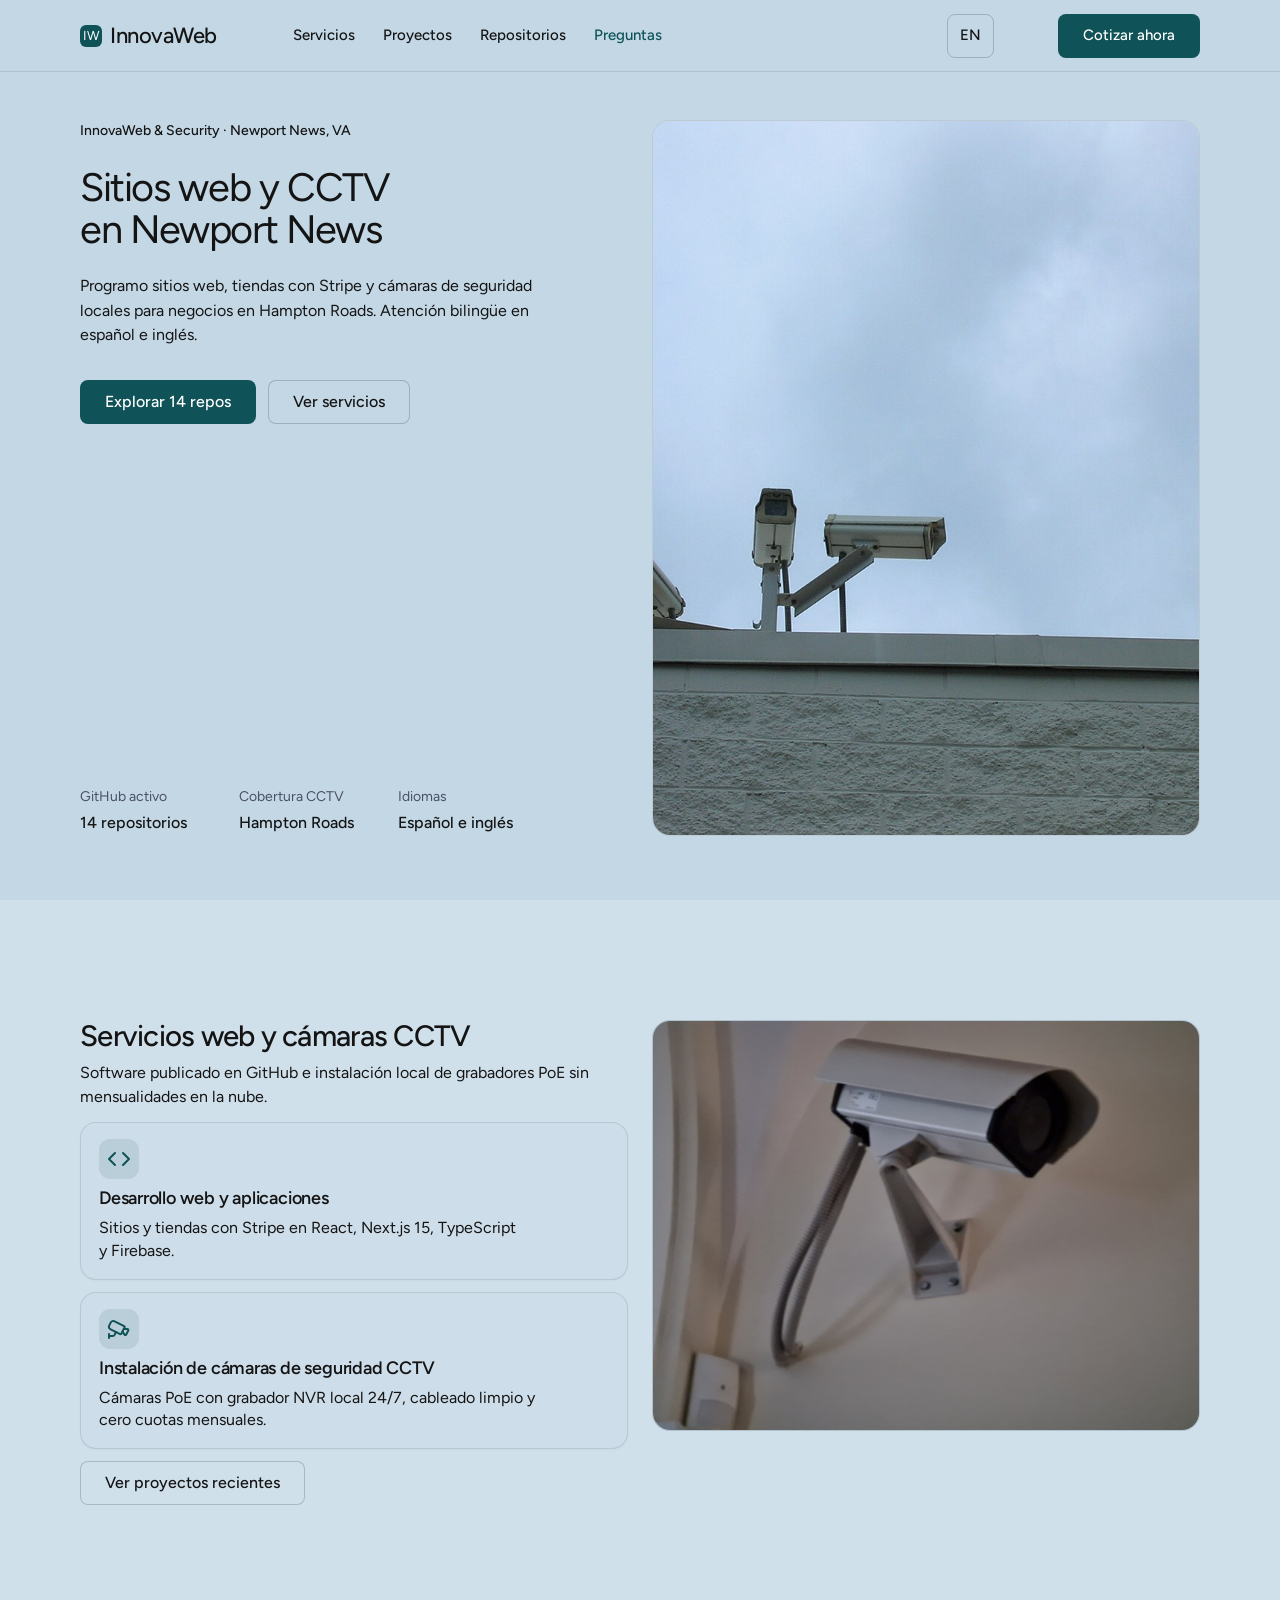
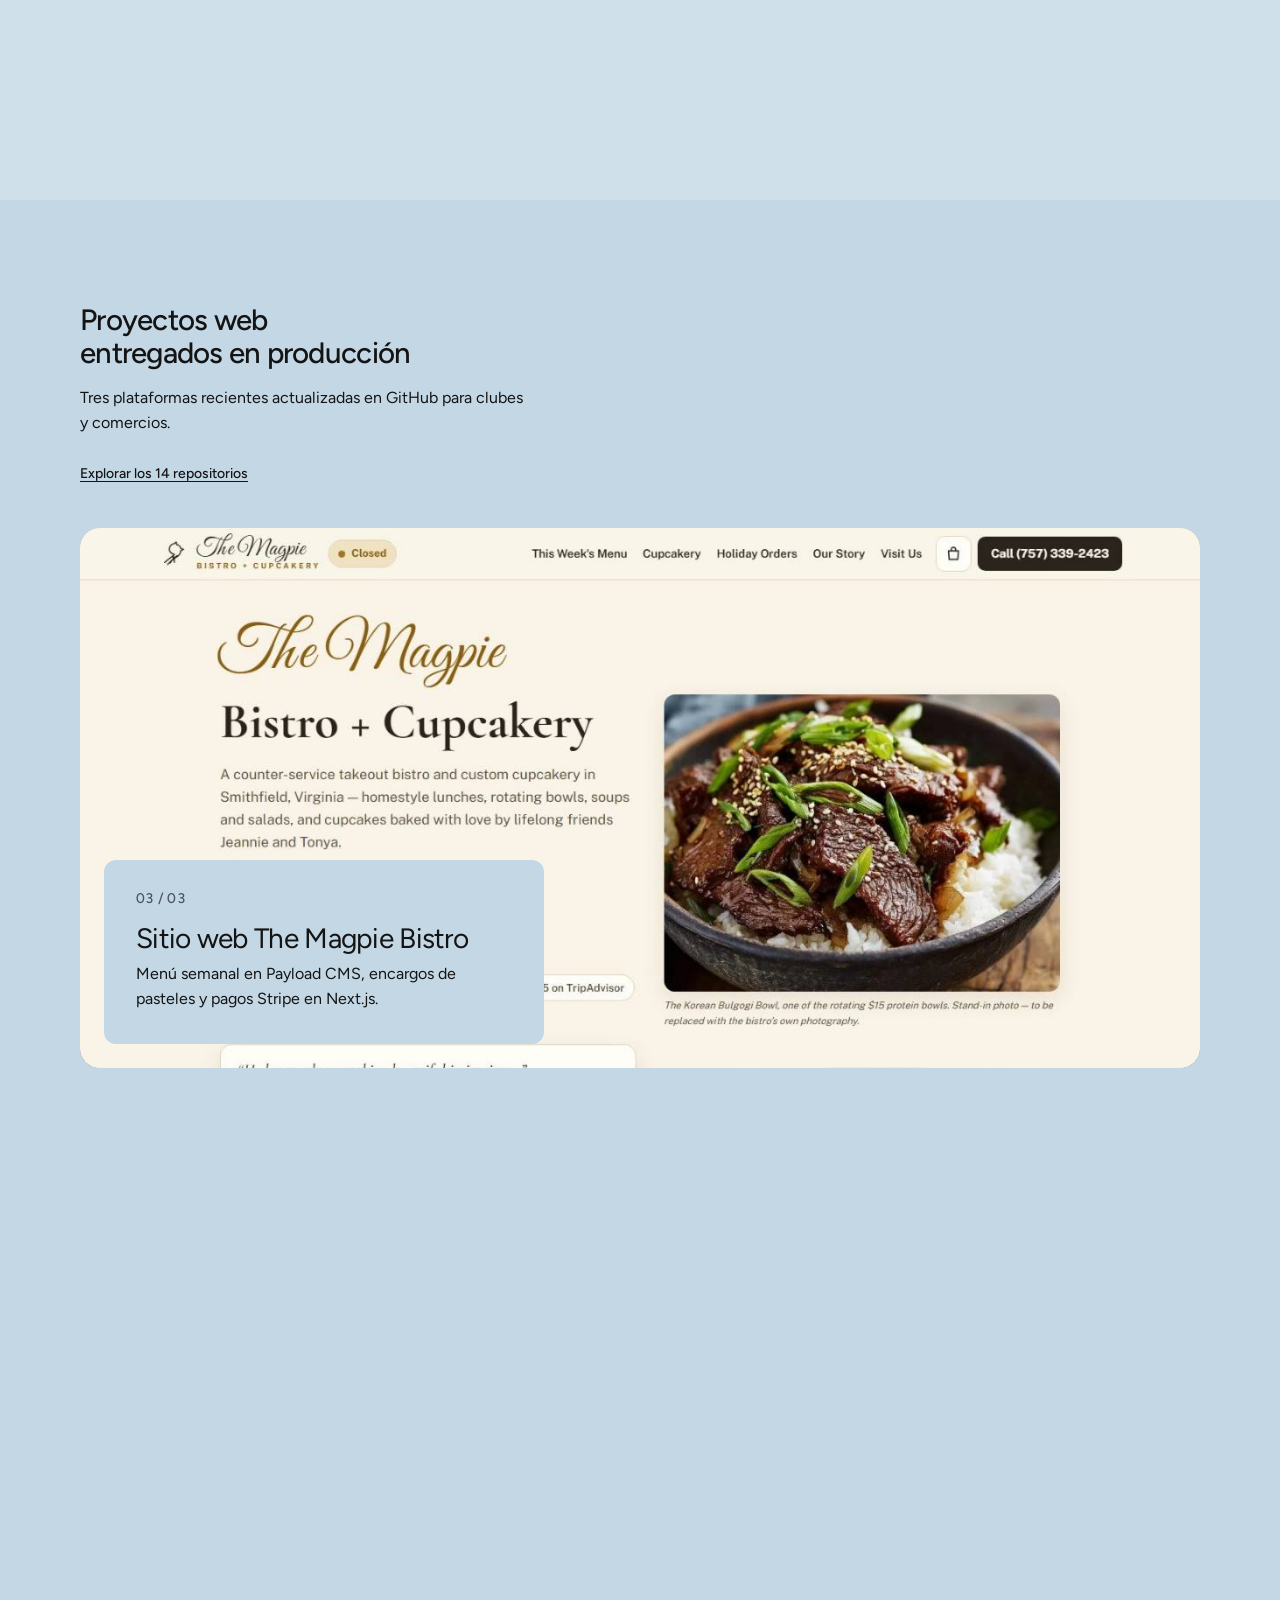
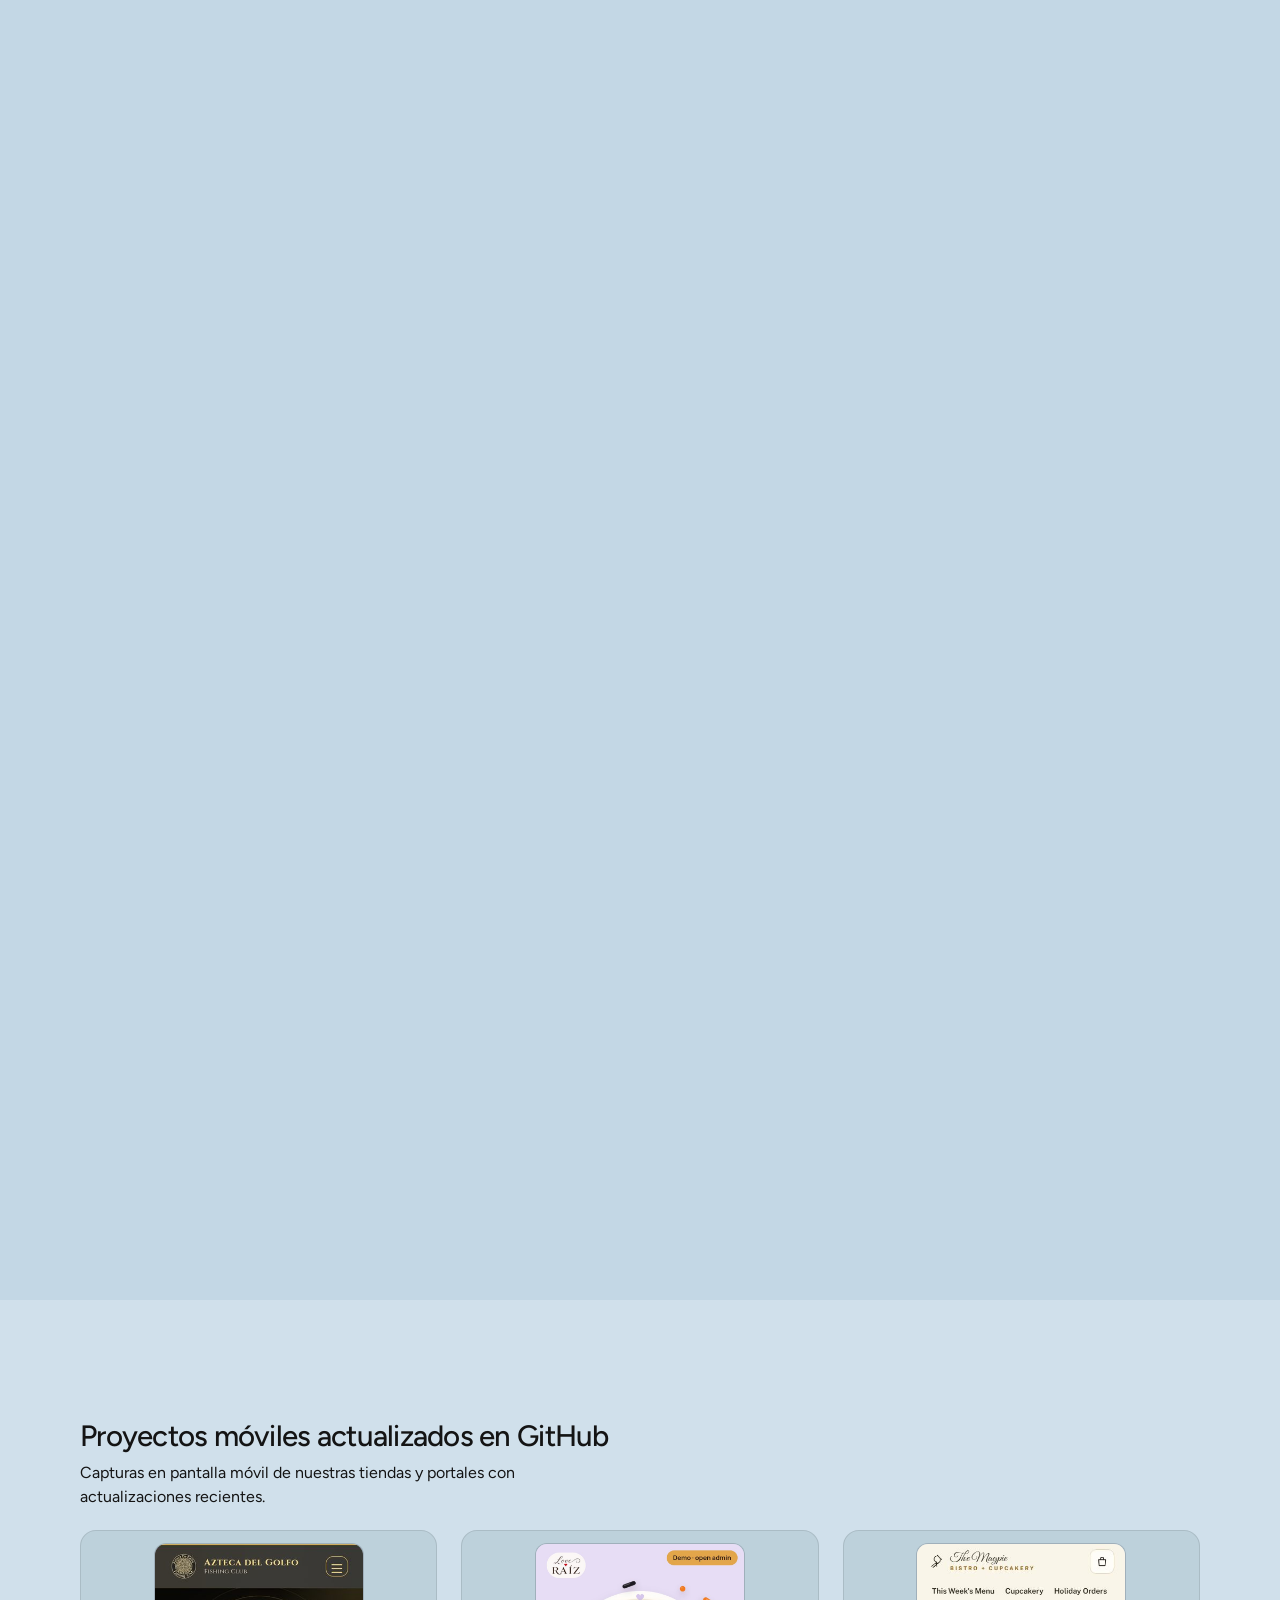
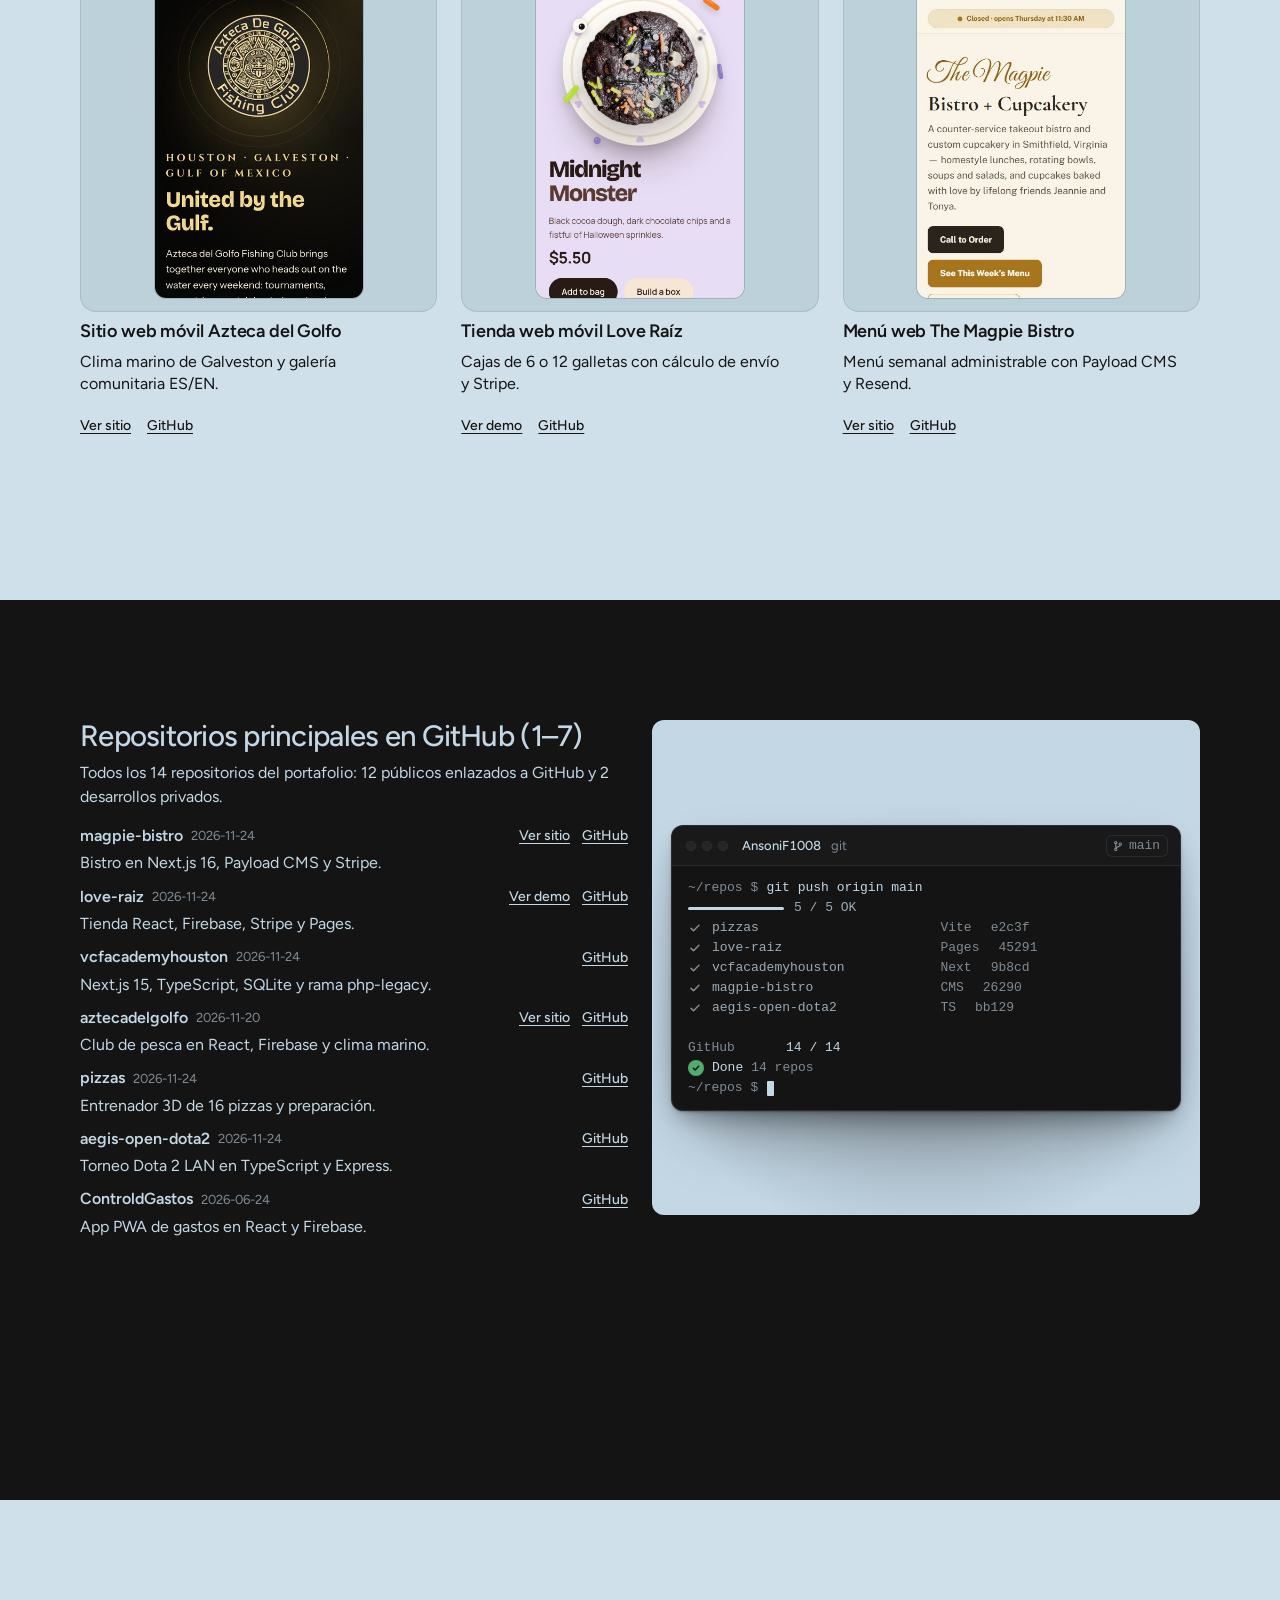
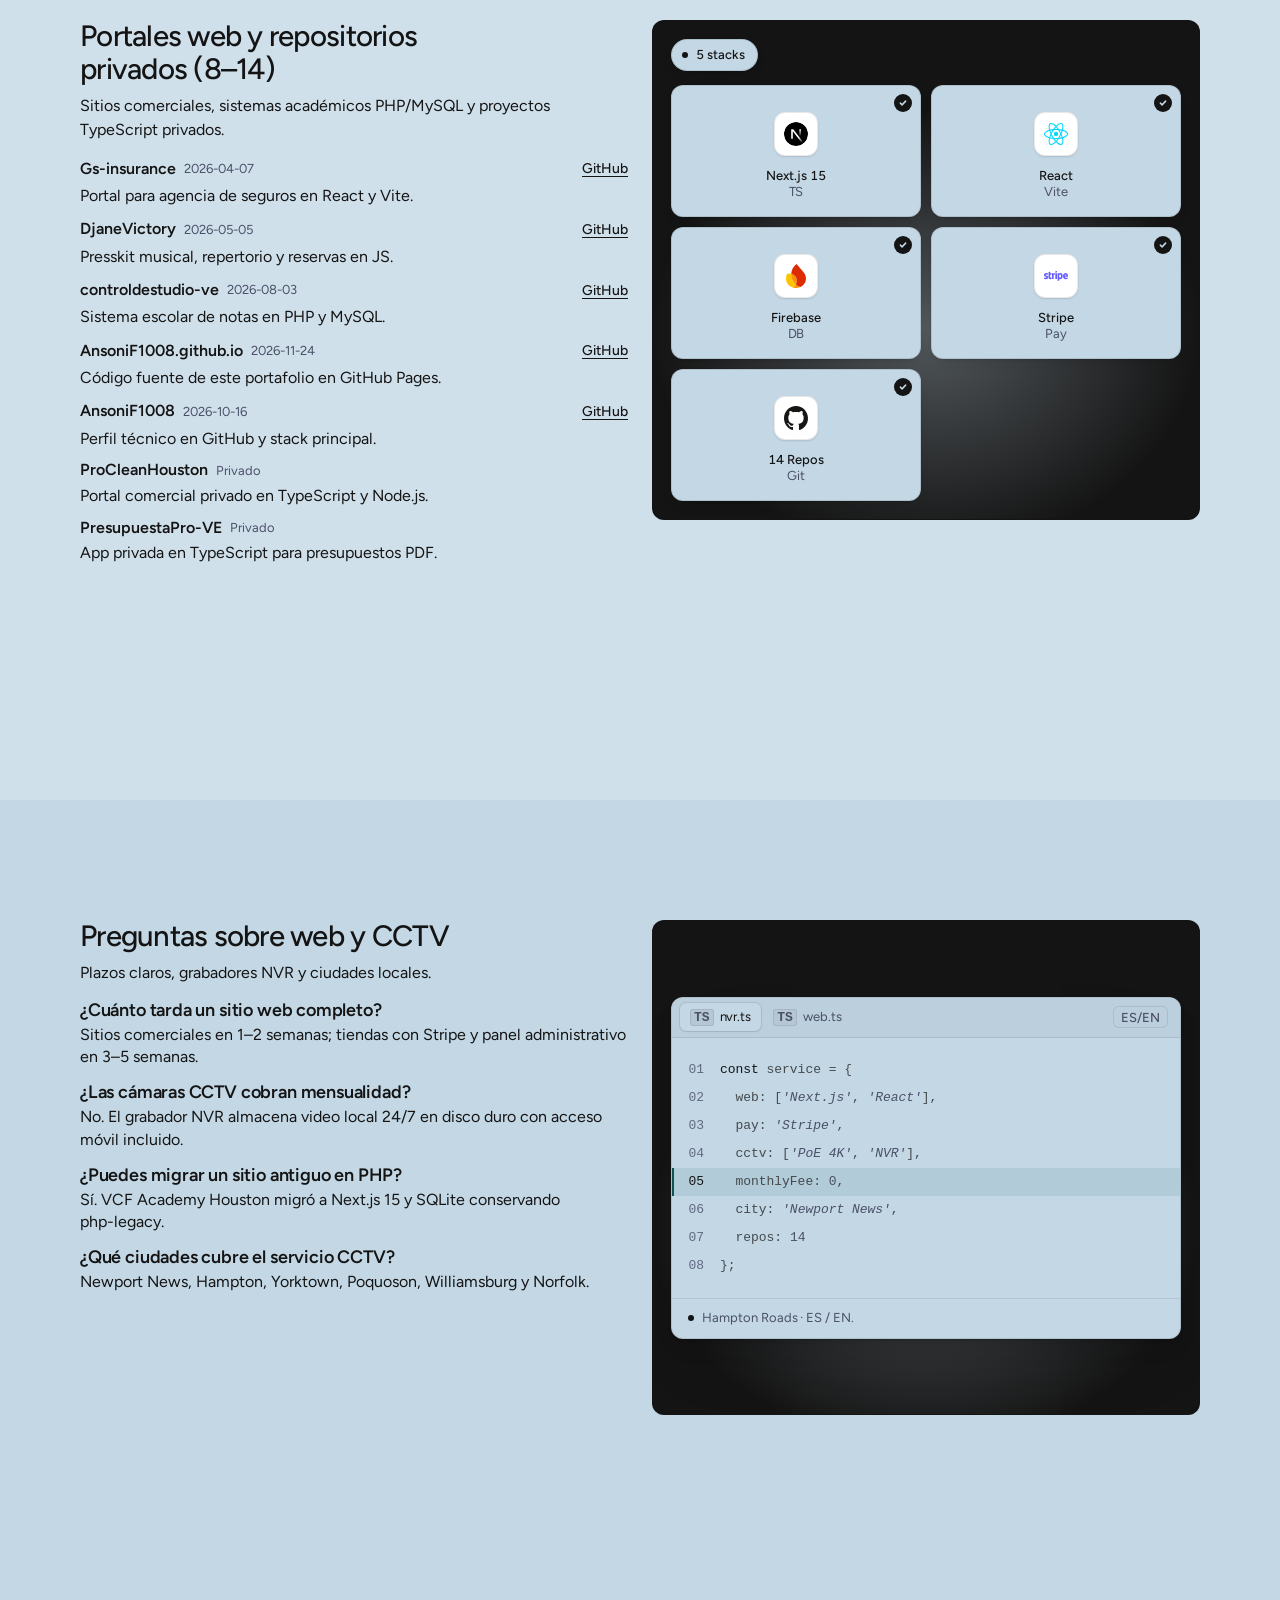
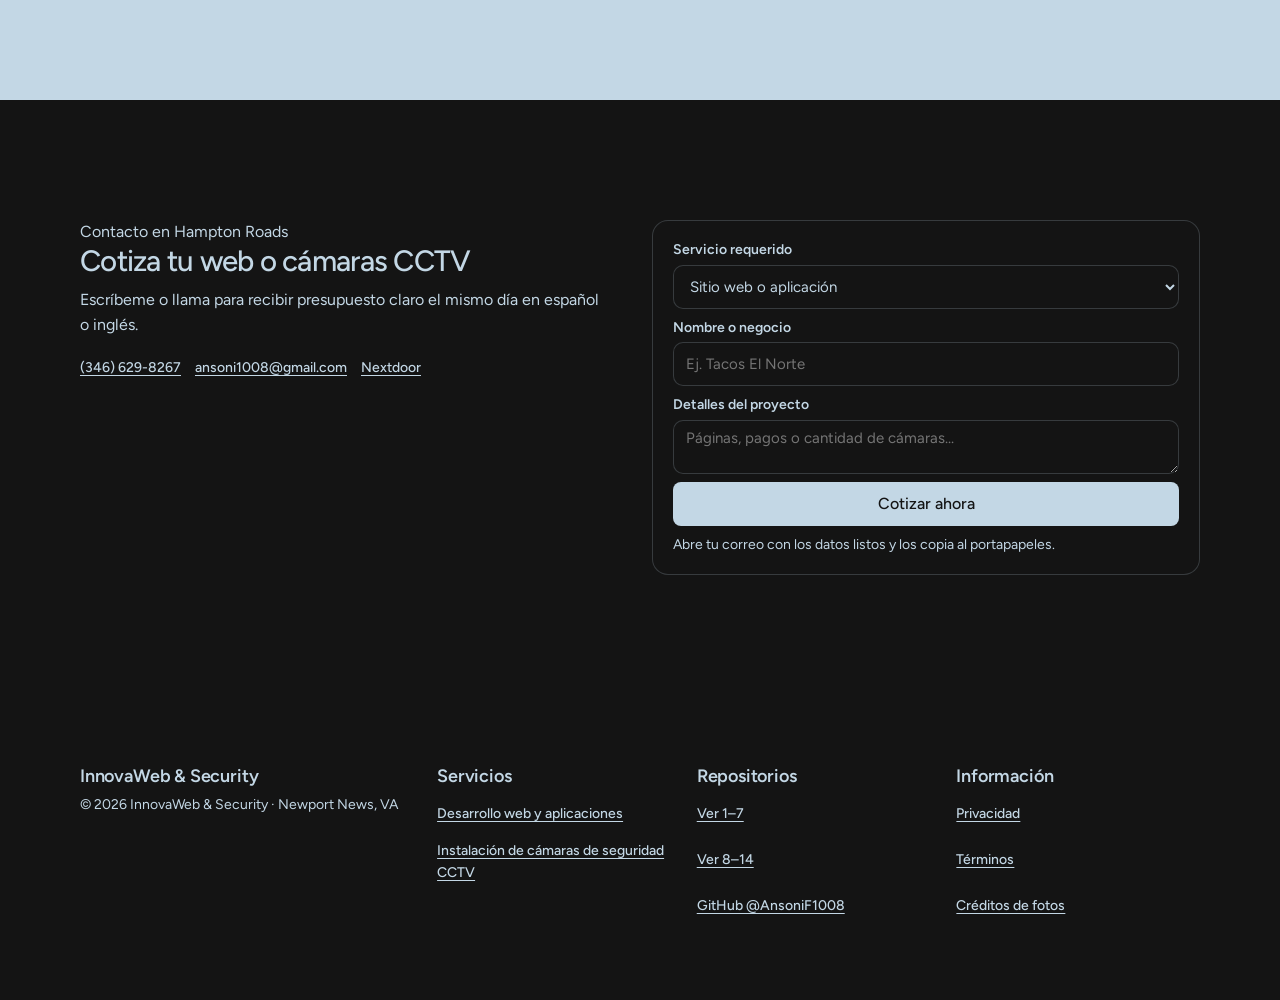
<file: index.html>
<!doctype html>
<html lang="es">
<head>
  <meta charset="utf-8">
  <meta name="viewport" content="width=device-width, initial-scale=1">
  <meta name="theme-color" content="#c3d7e5">
  <title>InnovaWeb &amp; Security | Sitios web y CCTV en Newport News, VA</title>
  <meta name="description" content="Desarrollo web full-stack, tiendas con Stripe y cámaras de seguridad CCTV en Newport News y Hampton Roads. Portafolio completo con 14 repositorios en GitHub.">
  <meta name="site-kind" content="other">
  <meta name="page-type" content="service">

  <meta property="og:type" content="website">
  <meta property="og:url" content="https://ansonif1008.github.io/">
  <meta property="og:title" content="InnovaWeb &amp; Security | Sitios web y CCTV en Newport News, VA">
  <meta property="og:description" content="Sitios web, tiendas con Stripe y cámaras CCTV locales en Hampton Roads.">
  <meta property="og:image" content="https://ansonif1008.github.io/share.jpg">
  <meta name="twitter:card" content="summary_large_image">

  <link rel="icon" href="favicon.svg" type="image/svg+xml">
  <link rel="preconnect" href="https://fonts.googleapis.com">
  <link rel="preconnect" href="https://fonts.gstatic.com" crossorigin>
  <link href="https://fonts.googleapis.com/css2?family=Figtree:wght@400..700&display=swap" rel="stylesheet">

  <link rel="stylesheet" href="assets/system.css">
  <link rel="stylesheet" href="assets/ui/base.css">
  <link rel="stylesheet" href="assets/ui/cards.css">
  <link rel="stylesheet" href="assets/ui/terminal-run/fragment.css">
  <link rel="stylesheet" href="assets/ui/code/fragment.css">
  <link rel="stylesheet" href="assets/ui/files/fragment.css">
  <link rel="stylesheet" href="assets/motion/motion.css">
  <link rel="stylesheet" href="assets/backgrounds/backgrounds.css">
  <link rel="stylesheet" href="assets/layout/layout.css">
  <link rel="stylesheet" href="assets/icons/icon.css">
  <link rel="stylesheet" href="assets/moments/photo-chapters/moment.css">
  <link rel="stylesheet" href="assets/site.css">

  <style>
  :root {
    --p-bg: #c3d7e5; --p-surface: #d0e0eb; --p-ink: #141414; --p-muted: #4a5068;
    --p-accent: #0f5257; --p-accent-ink: #ffffff; --p-action: #0f5257; --p-action-ink: #ffffff;
    --p-inv-bg: #141414; --p-inv-surface: #1e1f20; --p-inv-ink: #c3d7e5; --p-inv-muted: #808b94;
    --p-inv-accent: #c3d7e5; --p-inv-accent-ink: #141414; --p-inv-action: #c3d7e5; --p-inv-action-ink: #141414;
    --font-display: "Figtree", system-ui, sans-serif;
    --font-text: "Figtree", system-ui, sans-serif;
    --display-weight: 400;
    --display-tracking: -0.025em;
    --display-tracking-xl: -0.035em;
  }
  </style>
  <script src="assets/backgrounds/backgrounds.js"></script>
  <script>document.documentElement.classList.add('m-enter');setTimeout(()=>document.documentElement.classList.add('m-enter-done'),700)</script>
</head>
<body>
  <header class="nav">
    <div class="wrap nav__bar">
      <a class="skip-link" href="#top" data-i18n="nav.skip">Saltar al contenido</a>
      <a class="nav__logo" href="#top"><span class="mark mark--initial" aria-hidden="true">IW</span><span class="nav__brand-name">InnovaWeb</span></a>

      <nav class="nav__links" aria-label="Navegación principal" data-i18n-aria="nav.aria">
        <div class="nav__item"><a class="nav__link" href="#servicios" data-i18n="nav.services">Servicios</a></div>
        <div class="nav__item"><a class="nav__link" href="#proyectos" data-i18n="nav.projects">Proyectos</a></div>
        <div class="nav__item"><a class="nav__link" href="#repositorios" data-i18n="nav.repos">Repositorios</a></div>
        <div class="nav__item"><a class="nav__link" href="#preguntas" data-i18n="nav.faq">Preguntas</a></div>
      </nav>

      <button class="nav__lang" id="lang-toggle" type="button" aria-label="Cambiar idioma a inglés" data-i18n-aria="nav.langAria" data-i18n="nav.langBtn">EN</button>

      <div class="nav__actions">
        <a class="btn btn--primary" href="#contacto" data-i18n="cta.quote">Cotizar ahora</a>
      </div>

      <button class="nav__toggle" id="nav-toggle" type="button" aria-expanded="false" aria-label="Abrir menú" data-i18n-aria="nav.toggle">
        <svg width="18" height="18" viewBox="0 0 18 18" aria-hidden="true"><path d="M2 5h14M2 13h14" stroke="currentColor" stroke-width="1.6" stroke-linecap="round"/></svg>
      </button>
    </div>
  </header>

  <main id="top">
    <!-- Screen 1: Native Hero Split (.wrap > .hero-text.grid.hero-split) -->
    <section class="section hero section--hero hero-main" id="inicio" data-enter>
      <div class="wrap">
        <div class="hero-text grid hero-split">
          <div class="hero-copy span-5">
            <p class="hero-notice" data-i18n="hero.kicker">InnovaWeb &amp; Security · Newport News, VA</p>
            <h1 data-i18n="hero.h1">Sitios web y CCTV en Newport News</h1>
            <p class="lead" data-i18n="hero.lead">Programo sitios web, tiendas con Stripe y cámaras de seguridad locales para negocios en Hampton Roads. Atención bilingüe en español e inglés.</p>
            <div class="btn-row actions">
              <a class="btn btn--primary" href="#repositorios" data-i18n="hero.cta1">Explorar 14 repos</a>
              <a class="btn btn--secondary" href="#servicios" data-i18n="hero.cta2">Ver servicios</a>
            </div>
            <dl class="hero-facts">
              <div>
                <dt data-i18n="hero.fact1.k">GitHub activo</dt>
                <dd data-i18n="hero.fact1.v">14 repositorios</dd>
              </div>
              <div>
                <dt data-i18n="hero.fact2.k">Cobertura CCTV</dt>
                <dd data-i18n="hero.fact2.v">Hampton Roads</dd>
              </div>
              <div>
                <dt data-i18n="hero.fact3.k">Idiomas</dt>
                <dd data-i18n="hero.fact3.v">Español e inglés</dd>
              </div>
            </dl>
          </div>

          <div class="hero-visual span-6 start-7">
            <figure class="media-box">
              <img
                src="assets/img/photo-f196326408.jpg"
                width="1280"
                height="960"
                alt="Tres cámaras de seguridad CCTV instaladas en exterior bajo cielo despejado"
                data-i18n-alt="hero.imgAlt"
                loading="eager"
                fetchpriority="high"
                decoding="async"
                data-source="stand-in"
                data-subject="stand-in">
            </figure>
          </div>
        </div>
      </div>
    </section>

    <!-- Screen 2: Services -->
    <section class="section band--surface" id="servicios" style="--h:1; --hm:1">
      <div class="wrap">
        <div class="split">
          <div class="split__text">
            <div class="sec-head">
              <h2 class="sec-title" data-i18n="srv.h2">Servicios web y cámaras CCTV</h2>
              <p data-i18n="srv.lead">Software publicado en GitHub e instalación local de grabadores PoE sin mensualidades en la nube.</p>
            </div>

            <div class="stack-col">
              <article class="card card-box">
                <span class="ic-tile ic-tile--40 ic-tile--accent" aria-hidden="true">
                  <svg class="ic ic-20" viewBox="0 0 24 24" fill="none" stroke="currentColor" stroke-width="2" stroke-linecap="round" stroke-linejoin="round"><polyline points="16 18 22 12 16 6"/><polyline points="8 6 2 12 8 18"/></svg>
                </span>
                <h3 class="sec-sub" data-i18n="srv.web.title">Desarrollo web y aplicaciones</h3>
                <p data-i18n="srv.web.desc">Sitios y tiendas con Stripe en React, Next.js 15, TypeScript y Firebase.</p>
              </article>

              <article class="card card-box">
                <span class="ic-tile ic-tile--40 ic-tile--accent" aria-hidden="true">
                  <svg class="ic ic-20" viewBox="0 0 24 24" fill="none" stroke="currentColor" stroke-width="2" stroke-linecap="round" stroke-linejoin="round"><path d="M16.75 12h3.632a1 1 0 0 1 .894 1.447l-2.034 4.069a1 1 0 0 1-1.708.134l-2.124-2.97"/><path d="M17.106 9.053a1 1 0 0 1 .447 1.341l-3.106 6.211a1 1 0 0 1-1.342.447L3.61 12.3a2.92 2.92 0 0 1-1.3-3.91L3.69 5.6a2.92 2.92 0 0 1 3.92-1.3z"/><path d="M2 19h3.76a2 2 0 0 0 1.8-1.1L9 15"/><path d="M2 21v-4"/></svg>
                </span>
                <h3 class="sec-sub" data-i18n="srv.cctv.title">Instalación de cámaras de seguridad CCTV</h3>
                <p data-i18n="srv.cctv.desc">Cámaras PoE con grabador NVR local 24/7, cableado limpio y cero cuotas mensuales.</p>
              </article>

              <div>
                <a class="btn btn--secondary" href="#proyectos" data-i18n="srv.cta">Ver proyectos recientes</a>
              </div>
            </div>
          </div>

          <figure class="media-box">
            <img
              src="assets/img/photo-f107886263.jpg"
              width="1280"
              height="960"
              alt="Cámara de videovigilancia fija montada en fachada comercial"
              data-i18n-alt="srv.imgAlt"
              loading="eager"
              decoding="async"
              data-source="stand-in"
              data-subject="stand-in">
          </figure>
        </div>
      </div>
    </section>

    <!-- Dealt Moment: Photo Chapters -->
    <section class="section chapter-wrap" id="historia" data-moment="photo-chapters">
      <div class="container wrap mo-ph">
        <div class="mo-ph__head">
          <h2 class="sec-title" data-i18n="ch.h2">Proyectos web entregados en producción</h2>
          <p data-i18n="ch.lead">Tres plataformas recientes actualizadas en GitHub para clubes y comercios.</p>
          <a class="text-link" href="#repositorios" data-i18n="ch.cta">Explorar los 14 repositorios</a>
        </div>
        <ol class="mo-ph__list">
          <li class="mo-ph__ch">
            <figure class="mo-ph__pic">
              <img src="assets/img/azteca-desktop.jpg" width="1280" height="800" alt="Pantalla de escritorio de Azteca del Golfo Fishing Club" data-i18n-alt="ch.1.alt" loading="eager" decoding="async">
            </figure>
            <h3 class="sec-sub" data-i18n="ch.1.title">Portal web Azteca del Golfo</h3>
            <p data-i18n="ch.1.text">Portal bilingüe con clima marino de Galveston en vivo, galería y analítica en Firebase.</p>
          </li>
          <li class="mo-ph__ch">
            <figure class="mo-ph__pic">
              <img src="assets/img/loveraiz-desktop.jpg" width="1280" height="800" alt="Tienda en línea de Love Raíz Cookies" data-i18n-alt="ch.2.alt" loading="eager" decoding="async">
            </figure>
            <h3 class="sec-sub" data-i18n="ch.2.title">Tienda web Love Raíz Cookies</h3>
            <p data-i18n="ch.2.text">Tienda de galletas en Newport News con armado de caja y pago con Stripe.</p>
          </li>
          <li class="mo-ph__ch">
            <figure class="mo-ph__pic">
              <img src="assets/img/magpie-desktop.jpg" width="1280" height="800" alt="Sitio web de The Magpie Bistro + Cupcakery" data-i18n-alt="ch.3.alt" loading="eager" decoding="async">
            </figure>
            <h3 class="sec-sub" data-i18n="ch.3.title">Sitio web The Magpie Bistro</h3>
            <p data-i18n="ch.3.text">Menú semanal en Payload CMS, encargos de pasteles y pagos Stripe en Next.js.</p>
          </li>
        </ol>
      </div>
    </section>

    <!-- Mobile Previews -->
    <section class="section band--surface" id="proyectos" style="--h:1; --hm:2">
      <div class="wrap">
        <div class="sec-head">
          <h2 class="sec-title" data-i18n="work.h2">Proyectos móviles actualizados en GitHub</h2>
          <p data-i18n="work.lead">Capturas en pantalla móvil de nuestras tiendas y portales con actualizaciones recientes.</p>
        </div>

        <div class="mobile-grid">
          <div class="mobile-item">
            <div class="mobile-stage">
              <div class="work-phone">
                <img src="assets/img/azteca-mobile.jpg" width="390" height="844" alt="Vista móvil de Azteca del Golfo" data-i18n-alt="work.1.mobAlt" loading="eager" decoding="async">
              </div>
            </div>
            <h3 class="sec-sub" data-i18n="work.1.title">Sitio web móvil Azteca del Golfo</h3>
            <p data-i18n="work.1.desc">Clima marino de Galveston y galería comunitaria ES/EN.</p>
            <div class="work-links">
              <a class="text-link" href="https://aztecadelgolfofishingclu-bc814.web.app" target="_blank" rel="noopener noreferrer" data-i18n="link.live">Ver sitio</a>
              <a class="text-link" href="https://github.com/AnsoniF1008/aztecadelgolfo" target="_blank" rel="noopener noreferrer" data-i18n="link.repo">GitHub</a>
            </div>
          </div>

          <div class="mobile-item">
            <div class="mobile-stage">
              <div class="work-phone">
                <img src="assets/img/loveraiz-mobile.jpg" width="780" height="1688" alt="Vista móvil de Love Raíz" data-i18n-alt="work.2.mobAlt" loading="eager" decoding="async">
              </div>
            </div>
            <h3 class="sec-sub" data-i18n="work.2.title">Tienda web móvil Love Raíz</h3>
            <p data-i18n="work.2.desc">Cajas de 6 o 12 galletas con cálculo de envío y Stripe.</p>
            <div class="work-links">
              <a class="text-link" href="https://ansonif1008.github.io/love-raiz/" target="_blank" rel="noopener noreferrer" data-i18n="link.demo">Ver demo</a>
              <a class="text-link" href="https://github.com/AnsoniF1008/love-raiz" target="_blank" rel="noopener noreferrer" data-i18n="link.repo">GitHub</a>
            </div>
          </div>

          <div class="mobile-item">
            <div class="mobile-stage">
              <div class="work-phone">
                <img src="assets/img/magpie-mobile.jpg" width="390" height="844" alt="Vista móvil de The Magpie Bistro" data-i18n-alt="work.3.mobAlt" loading="eager" decoding="async">
              </div>
            </div>
            <h3 class="sec-sub" data-i18n="work.3.title">Menú web The Magpie Bistro</h3>
            <p data-i18n="work.3.desc">Menú semanal administrable con Payload CMS y Resend.</p>
            <div class="work-links">
              <a class="text-link" href="https://magpie--themagpiebistro.us-east4.hosted.app" target="_blank" rel="noopener noreferrer" data-i18n="link.live">Ver sitio</a>
              <a class="text-link" href="https://github.com/AnsoniF1008/magpie-bistro" target="_blank" rel="noopener noreferrer" data-i18n="link.repo">GitHub</a>
            </div>
          </div>
        </div>
      </div>
    </section>

    <!-- Repositories Part 1 (1-7) -->
    <section class="section ground-inverse" id="repositorios" style="--h:1; --hm:2">
      <div class="wrap">
        <div class="split">
          <div class="split__text">
            <div class="sec-head">
              <h2 class="sec-title" data-i18n="repos1.h2">Repositorios principales en GitHub (1–7)</h2>
              <p data-i18n="repos1.lead">Todos los 14 repositorios del portafolio: 12 públicos enlazados a GitHub y 2 desarrollos privados.</p>
            </div>

            <div class="repo-list">
              <div class="repo-entry" data-repo="magpie-bistro">
                <div class="repo-entry__top">
                  <span class="repo-entry__meta"><strong class="repo-title">magpie-bistro</strong><span class="repo-updated">2026-11-24</span></span>
                  <span class="repo-entry__links"><a class="text-link" href="https://magpie--themagpiebistro.us-east4.hosted.app" target="_blank" rel="noopener noreferrer" data-i18n="link.live">Ver sitio</a><a class="text-link" href="https://github.com/AnsoniF1008/magpie-bistro" target="_blank" rel="noopener noreferrer">GitHub</a></span>
                </div>
                <p class="repo-entry__desc" data-es="Bistro en Next.js 16, Payload CMS y Stripe." data-en="Bistro in Next.js 16, Payload CMS & Stripe.">Bistro en Next.js 16, Payload CMS y Stripe.</p>
              </div>

              <div class="repo-entry" data-repo="love-raiz">
                <div class="repo-entry__top">
                  <span class="repo-entry__meta"><strong class="repo-title">love-raiz</strong><span class="repo-updated">2026-11-24</span></span>
                  <span class="repo-entry__links"><a class="text-link" href="https://ansonif1008.github.io/love-raiz/" target="_blank" rel="noopener noreferrer" data-i18n="link.demo">Ver demo</a><a class="text-link" href="https://github.com/AnsoniF1008/love-raiz" target="_blank" rel="noopener noreferrer">GitHub</a></span>
                </div>
                <p class="repo-entry__desc" data-es="Tienda React, Firebase, Stripe y Pages." data-en="Cookie store in React, Firebase & Stripe.">Tienda React, Firebase, Stripe y Pages.</p>
              </div>

              <div class="repo-entry" data-repo="vcfacademyhouston">
                <div class="repo-entry__top">
                  <span class="repo-entry__meta"><strong class="repo-title">vcfacademyhouston</strong><span class="repo-updated">2026-11-24</span></span>
                  <span class="repo-entry__links"><a class="text-link" href="https://github.com/AnsoniF1008/vcfacademyhouston" target="_blank" rel="noopener noreferrer">GitHub</a></span>
                </div>
                <p class="repo-entry__desc" data-es="Next.js 15, TypeScript, SQLite y rama php-legacy." data-en="Next.js 15, TypeScript, SQLite & php-legacy branch.">Next.js 15, TypeScript, SQLite y rama php-legacy.</p>
              </div>

              <div class="repo-entry" data-repo="aztecadelgolfo">
                <div class="repo-entry__top">
                  <span class="repo-entry__meta"><strong class="repo-title">aztecadelgolfo</strong><span class="repo-updated">2026-11-20</span></span>
                  <span class="repo-entry__links"><a class="text-link" href="https://aztecadelgolfofishingclu-bc814.web.app" target="_blank" rel="noopener noreferrer" data-i18n="link.live">Ver sitio</a><a class="text-link" href="https://github.com/AnsoniF1008/aztecadelgolfo" target="_blank" rel="noopener noreferrer">GitHub</a></span>
                </div>
                <p class="repo-entry__desc" data-es="Club de pesca en React, Firebase y clima marino." data-en="Fishing club app on React & Firebase.">Club de pesca en React, Firebase y clima marino.</p>
              </div>

              <div class="repo-entry" data-repo="pizzas">
                <div class="repo-entry__top">
                  <span class="repo-entry__meta"><strong class="repo-title">pizzas</strong><span class="repo-updated">2026-11-24</span></span>
                  <span class="repo-entry__links"><a class="text-link" href="https://github.com/AnsoniF1008/pizzas" target="_blank" rel="noopener noreferrer">GitHub</a></span>
                </div>
                <p class="repo-entry__desc" data-es="Entrenador 3D de 16 pizzas y preparación." data-en="3D trainer for 16 pizzas & pasta prep.">Entrenador 3D de 16 pizzas y preparación.</p>
              </div>

              <div class="repo-entry" data-repo="aegis-open-dota2">
                <div class="repo-entry__top">
                  <span class="repo-entry__meta"><strong class="repo-title">aegis-open-dota2</strong><span class="repo-updated">2026-11-24</span></span>
                  <span class="repo-entry__links"><a class="text-link" href="https://github.com/AnsoniF1008/aegis-open-dota2" target="_blank" rel="noopener noreferrer">GitHub</a></span>
                </div>
                <p class="repo-entry__desc" data-es="Torneo Dota 2 LAN en TypeScript y Express." data-en="Dota 2 LAN portal in TypeScript & Express.">Torneo Dota 2 LAN en TypeScript y Express.</p>
              </div>

              <div class="repo-entry" data-repo="ControldGastos">
                <div class="repo-entry__top">
                  <span class="repo-entry__meta"><strong class="repo-title">ControldGastos</strong><span class="repo-updated">2026-06-24</span></span>
                  <span class="repo-entry__links"><a class="text-link" href="https://github.com/AnsoniF1008/ControldGastos" target="_blank" rel="noopener noreferrer">GitHub</a></span>
                </div>
                <p class="repo-entry__desc" data-es="App PWA de gastos en React y Firebase." data-en="PWA budget app in React & Firebase.">App PWA de gastos en React y Firebase.</p>
              </div>
            </div>
          </div>

          <div class="panel ui-panel-wrap" data-ui-loop>
            <div class="ui ui-panel ui-term" data-ui="terminal-run">
              <div class="ui-term__head">
                <span class="ui-dots" aria-hidden="true"><i></i><i></i><i></i></span>
                <span class="ui-term__title">AnsoniF1008</span>
                <span class="ui-meta">git</span>
                <span class="ui-spacer"></span>
                <span class="ui-chip ui-chip--plain ui-term__branch"><svg viewBox="0 0 16 16" aria-hidden="true" fill="none" stroke="currentColor" stroke-width="1.5" stroke-linecap="round" stroke-linejoin="round"><circle cx="5" cy="3.5" r="1.5"/><circle cx="5" cy="12.5" r="1.5"/><circle cx="11" cy="5.5" r="1.5"/><path d="M5 5v6M11 7c0 2.6-6 1.8-6 4"/></svg>main</span>
              </div>
              <div class="ui-term__screen" data-term-screen>
                <div class="ui-term__track" data-term-track>
                  <div class="ui-term__ln ui-term__cmd"><span class="ui-term__cwd">~/repos</span><span class="ui-term__sig">$</span><span class="ui-term__typed" data-term-cmd>git push origin main</span></div>
                  <div class="ui-term__ln ui-term__meter" data-term-out data-term-meter><span class="ui-term__bar" style="--p:1"><i></i></span><span class="ui-term__count" data-term-count>5 / 5 OK</span></div>
                  <div class="ui-term__ln ui-term__log" data-term-out data-term-step><svg class="ui-term__tick" viewBox="0 0 16 16" aria-hidden="true"><path d="m3.5 8.4 2.8 2.8 6.2-6.4"/></svg><span class="ui-term__path">pizzas</span><span class="ui-term__n">Vite</span><span class="ui-term__t">e2c3f</span></div>
                  <div class="ui-term__ln ui-term__log" data-term-out data-term-step><svg class="ui-term__tick" viewBox="0 0 16 16" aria-hidden="true"><path d="m3.5 8.4 2.8 2.8 6.2-6.4"/></svg><span class="ui-term__path">love-raiz</span><span class="ui-term__n">Pages</span><span class="ui-term__t">45291</span></div>
                  <div class="ui-term__ln ui-term__log" data-term-out data-term-step><svg class="ui-term__tick" viewBox="0 0 16 16" aria-hidden="true"><path d="m3.5 8.4 2.8 2.8 6.2-6.4"/></svg><span class="ui-term__path">vcfacademyhouston</span><span class="ui-term__n">Next</span><span class="ui-term__t">9b8cd</span></div>
                  <div class="ui-term__ln ui-term__log" data-term-out data-term-step><svg class="ui-term__tick" viewBox="0 0 16 16" aria-hidden="true"><path d="m3.5 8.4 2.8 2.8 6.2-6.4"/></svg><span class="ui-term__path">magpie-bistro</span><span class="ui-term__n">CMS</span><span class="ui-term__t">26290</span></div>
                  <div class="ui-term__ln ui-term__log" data-term-out data-term-step><svg class="ui-term__tick" viewBox="0 0 16 16" aria-hidden="true"><path d="m3.5 8.4 2.8 2.8 6.2-6.4"/></svg><span class="ui-term__path">aegis-open-dota2</span><span class="ui-term__n">TS</span><span class="ui-term__t">bb129</span></div>
                  <div class="ui-term__ln ui-term__gap" data-term-out aria-hidden="true"></div>
                  <div class="ui-term__ln ui-term__sum" data-term-out><span class="ui-term__key" id="repo-sync-status" data-i18n="sync.base">GitHub</span><span class="ui-term__val">14 / 14</span></div>
                  <div class="ui-term__ln ui-term__done" data-term-out data-term-done><span class="ui-term__ok"><svg viewBox="0 0 16 16" aria-hidden="true"><path d="m4.5 8.3 2.4 2.4 4.6-5"/></svg></span><b>Done</b><span class="ui-term__dim">14 repos</span></div>
                  <div class="ui-term__ln ui-term__cmd" data-term-next><span class="ui-term__cwd">~/repos</span><span class="ui-term__sig">$</span><span class="ui-term__typed"></span><i class="ui-term__caret" aria-hidden="true"></i></div>
                </div>
              </div>
            </div>
          </div>
        </div>
      </div>
    </section>

    <!-- Repositories Part 2 (8-14) -->
    <section class="section band--surface" id="mas-repositorios" style="--h:1; --hm:2">
      <div class="wrap">
        <div class="split">
          <div class="split__text">
            <div class="sec-head">
              <h2 class="sec-title" data-i18n="repos2.h2">Portales web y repositorios privados (8–14)</h2>
              <p data-i18n="repos2.lead">Sitios comerciales, sistemas académicos PHP/MySQL y proyectos TypeScript privados.</p>
            </div>

            <div class="repo-list">
              <div class="repo-entry" data-repo="Gs-insurance">
                <div class="repo-entry__top">
                  <span class="repo-entry__meta"><strong class="repo-title">Gs-insurance</strong><span class="repo-updated">2026-04-07</span></span>
                  <span class="repo-entry__links"><a class="text-link" href="https://github.com/AnsoniF1008/Gs-insurance" target="_blank" rel="noopener noreferrer">GitHub</a></span>
                </div>
                <p class="repo-entry__desc" data-es="Portal para agencia de seguros en React y Vite." data-en="Insurance agency portal in React & Vite.">Portal para agencia de seguros en React y Vite.</p>
              </div>

              <div class="repo-entry" data-repo="DjaneVictory">
                <div class="repo-entry__top">
                  <span class="repo-entry__meta"><strong class="repo-title">DjaneVictory</strong><span class="repo-updated">2026-05-05</span></span>
                  <span class="repo-entry__links"><a class="text-link" href="https://github.com/AnsoniF1008/DjaneVictory" target="_blank" rel="noopener noreferrer">GitHub</a></span>
                </div>
                <p class="repo-entry__desc" data-es="Presskit musical, repertorio y reservas en JS." data-en="Music presskit & bookings page in JS.">Presskit musical, repertorio y reservas en JS.</p>
              </div>

              <div class="repo-entry" data-repo="controldestudio-ve">
                <div class="repo-entry__top">
                  <span class="repo-entry__meta"><strong class="repo-title">controldestudio-ve</strong><span class="repo-updated">2026-08-03</span></span>
                  <span class="repo-entry__links"><a class="text-link" href="https://github.com/AnsoniF1008/controldestudio-ve" target="_blank" rel="noopener noreferrer">GitHub</a></span>
                </div>
                <p class="repo-entry__desc" data-es="Sistema escolar de notas en PHP y MySQL." data-en="Academic gradebook system in PHP & MySQL.">Sistema escolar de notas en PHP y MySQL.</p>
              </div>

              <div class="repo-entry" data-repo="AnsoniF1008.github.io">
                <div class="repo-entry__top">
                  <span class="repo-entry__meta"><strong class="repo-title">AnsoniF1008.github.io</strong><span class="repo-updated">2026-11-24</span></span>
                  <span class="repo-entry__links"><a class="text-link" href="https://github.com/AnsoniF1008/AnsoniF1008.github.io" target="_blank" rel="noopener noreferrer">GitHub</a></span>
                </div>
                <p class="repo-entry__desc" data-es="Código fuente de este portafolio en GitHub Pages." data-en="Source repository for this portfolio site.">Código fuente de este portafolio en GitHub Pages.</p>
              </div>

              <div class="repo-entry" data-repo="AnsoniF1008">
                <div class="repo-entry__top">
                  <span class="repo-entry__meta"><strong class="repo-title">AnsoniF1008</strong><span class="repo-updated">2026-10-16</span></span>
                  <span class="repo-entry__links"><a class="text-link" href="https://github.com/AnsoniF1008/AnsoniF1008" target="_blank" rel="noopener noreferrer">GitHub</a></span>
                </div>
                <p class="repo-entry__desc" data-es="Perfil técnico en GitHub y stack principal." data-en="Developer GitHub profile and stack summary.">Perfil técnico en GitHub y stack principal.</p>
              </div>

              <div class="repo-entry" data-repo="ProCleanHouston">
                <div class="repo-entry__top">
                  <span class="repo-entry__meta"><strong class="repo-title">ProCleanHouston</strong><span class="repo-updated" data-es="Privado" data-en="Private">Privado</span></span>
                </div>
                <p class="repo-entry__desc" data-es="Portal comercial privado en TypeScript y Node.js." data-en="Private TypeScript & Node.js portal for crews.">Portal comercial privado en TypeScript y Node.js.</p>
              </div>

              <div class="repo-entry" data-repo="PresupuestaPro-VE">
                <div class="repo-entry__top">
                  <span class="repo-entry__meta"><strong class="repo-title">PresupuestaPro-VE</strong><span class="repo-updated" data-es="Privado" data-en="Private">Privado</span></span>
                </div>
                <p class="repo-entry__desc" data-es="App privada en TypeScript para presupuestos PDF." data-en="Private TypeScript quoting & PDF estimator.">App privada en TypeScript para presupuestos PDF.</p>
              </div>
            </div>
          </div>

          <div class="panel ui-panel-wrap" data-ui-still>
            <div class="ui ui-files" data-ui="files" data-reading="{n} / {total}">
              <div class="ui-files__status"><span class="ui-dot"></span><span data-files-status>5 stacks</span></div>
              <ul class="ui-files__grid">
                <li class="ui-file is-done">
                  <span class="ui-file__icon"><img src="assets/icons/nextjs.svg" alt="Next.js" width="24" height="24"></span>
                  <span class="ui-file__name">Next.js 15</span>
                  <span class="ui-file__kind">TS</span>
                  <span class="ui-file__bar"><i></i></span>
                  <span class="ui-file__check"><svg viewBox="0 0 16 16" aria-hidden="true"><path d="m4.5 8.2 2.3 2.3 4.7-5" fill="none" stroke="currentColor" stroke-width="2" stroke-linecap="round" stroke-linejoin="round"/></svg></span>
                </li>
                <li class="ui-file is-done">
                  <span class="ui-file__icon"><img src="assets/icons/react.svg" alt="React" width="24" height="24"></span>
                  <span class="ui-file__name">React</span>
                  <span class="ui-file__kind">Vite</span>
                  <span class="ui-file__bar"><i></i></span>
                  <span class="ui-file__check"><svg viewBox="0 0 16 16" aria-hidden="true"><path d="m4.5 8.2 2.3 2.3 4.7-5" fill="none" stroke="currentColor" stroke-width="2" stroke-linecap="round" stroke-linejoin="round"/></svg></span>
                </li>
                <li class="ui-file is-done">
                  <span class="ui-file__icon"><img src="assets/icons/firebase.svg" alt="Firebase" width="24" height="24"></span>
                  <span class="ui-file__name">Firebase</span>
                  <span class="ui-file__kind">DB</span>
                  <span class="ui-file__bar"><i></i></span>
                  <span class="ui-file__check"><svg viewBox="0 0 16 16" aria-hidden="true"><path d="m4.5 8.2 2.3 2.3 4.7-5" fill="none" stroke="currentColor" stroke-width="2" stroke-linecap="round" stroke-linejoin="round"/></svg></span>
                </li>
                <li class="ui-file is-done">
                  <span class="ui-file__icon"><img src="assets/icons/stripe.svg" alt="Stripe" width="32" height="14"></span>
                  <span class="ui-file__name">Stripe</span>
                  <span class="ui-file__kind">Pay</span>
                  <span class="ui-file__bar"><i></i></span>
                  <span class="ui-file__check"><svg viewBox="0 0 16 16" aria-hidden="true"><path d="m4.5 8.2 2.3 2.3 4.7-5" fill="none" stroke="currentColor" stroke-width="2" stroke-linecap="round" stroke-linejoin="round"/></svg></span>
                </li>
                <li class="ui-file is-done">
                  <span class="ui-file__icon"><img src="assets/icons/github.svg" alt="GitHub" width="24" height="24"></span>
                  <span class="ui-file__name">14 Repos</span>
                  <span class="ui-file__kind">Git</span>
                  <span class="ui-file__bar"><i></i></span>
                  <span class="ui-file__check"><svg viewBox="0 0 16 16" aria-hidden="true"><path d="m4.5 8.2 2.3 2.3 4.7-5" fill="none" stroke="currentColor" stroke-width="2" stroke-linecap="round" stroke-linejoin="round"/></svg></span>
                </li>
              </ul>
            </div>
          </div>
        </div>
      </div>
    </section>

    <!-- FAQ -->
    <section class="section" id="preguntas" style="--h:1; --hm:1">
      <div class="wrap">
        <div class="split">
          <div class="split__text">
            <div class="sec-head">
              <h2 class="sec-title" data-i18n="faq.h2">Preguntas sobre web y CCTV</h2>
              <p data-i18n="faq.lead">Plazos claros, grabadores NVR y ciudades locales.</p>
            </div>

            <div class="faq-list">
              <div class="faq-entry">
                <h3 class="sec-sub" data-i18n="faq.1.q">¿Cuánto tarda un sitio web completo?</h3>
                <p data-i18n="faq.1.a">Sitios comerciales en 1–2 semanas; tiendas con Stripe y panel administrativo en 3–5 semanas.</p>
              </div>

              <div class="faq-entry">
                <h3 class="sec-sub" data-i18n="faq.2.q">¿Las cámaras CCTV cobran mensualidad?</h3>
                <p data-i18n="faq.2.a">No. El grabador NVR almacena video local 24/7 en disco duro con acceso móvil incluido.</p>
              </div>

              <div class="faq-entry">
                <h3 class="sec-sub" data-i18n="faq.3.q">¿Puedes migrar un sitio antiguo en PHP?</h3>
                <p data-i18n="faq.3.a">Sí. VCF Academy Houston migró a Next.js 15 y SQLite conservando php-legacy.</p>
              </div>

              <div class="faq-entry">
                <h3 class="sec-sub" data-i18n="faq.4.q">¿Qué ciudades cubre el servicio CCTV?</h3>
                <p data-i18n="faq.4.a">Newport News, Hampton, Yorktown, Poquoson, Williamsburg y Norfolk.</p>
              </div>
            </div>
          </div>

          <div class="panel ui-panel-wrap" data-ui-still>
            <div class="ui ui-panel ui-code" data-ui="code">
              <div class="ui-code__tabs">
                <span class="ui-code__tab is-on"><i class="ui-code__lang">TS</i>nvr.ts</span>
                <span class="ui-code__tab"><i class="ui-code__lang">TS</i>web.ts</span>
                <span class="ui-spacer"></span>
                <span class="ui-chip ui-chip--plain ui-code__chip" data-code-chip>ES/EN</span>
              </div>
              <pre class="ui-code__pre"><code><span class="ui-code__ln" data-n="01"><span class="k">const</span> service = {</span>
<span class="ui-code__ln" data-n="02">  web: [<span class="c">'Next.js'</span>, <span class="c">'React'</span>],</span>
<span class="ui-code__ln" data-n="03">  pay: <span class="c">'Stripe'</span>,</span>
<span class="ui-code__ln" data-n="04">  cctv: [<span class="c">'PoE 4K'</span>, <span class="c">'NVR'</span>],</span>
<span class="ui-code__ln is-mark" data-n="05">  monthlyFee: <span class="n">0</span>,</span>
<span class="ui-code__ln" data-n="06">  city: <span class="c">'Newport News'</span>,</span>
<span class="ui-code__ln" data-n="07">  repos: <span class="n">14</span></span>
<span class="ui-code__ln" data-n="08">};</span></code></pre>
              <div class="ui-code__hint" data-code-hint><span class="ui-dot"></span><span data-code-text>Hampton Roads · ES / EN.</span></div>
            </div>
          </div>
        </div>
      </div>
    </section>
  </main>

  <footer class="section closing ground-inverse" id="contacto" style="--h:1; --hm:2">
    <div class="wrap closing__wrap">
      <div class="split">
        <div>
          <p class="kicker" data-i18n="contact.kicker">Contacto en Hampton Roads</p>
          <h2 class="sec-title" data-i18n="contact.h2">Cotiza tu web o cámaras CCTV</h2>
          <p class="lead" style="margin-top:10px" data-i18n="contact.lead">Escríbeme o llama para recibir presupuesto claro el mismo día en español o inglés.</p>
          <div class="contact-row">
            <a class="text-link" href="tel:+13466298267">(346) 629-8267</a>
            <a class="text-link" href="mailto:ansoni1008@gmail.com">ansoni1008@gmail.com</a>
            <a class="text-link" href="https://nextdoor.com/page/innovaweb-security" target="_blank" rel="noopener noreferrer">Nextdoor</a>
          </div>
        </div>

        <form class="quote-form" id="quote-form">
          <div class="q-field">
            <label for="q-service" data-i18n="form.service">Servicio requerido</label>
            <select id="q-service" name="service">
              <option value="Sitio web o aplicación" data-i18n="form.optWeb">Sitio web o aplicación</option>
              <option value="Cámaras de seguridad CCTV" data-i18n="form.optCctv">Cámaras de seguridad CCTV</option>
              <option value="Sitio web + sistema CCTV" data-i18n="form.optBoth">Sitio web + sistema CCTV</option>
            </select>
          </div>

          <div class="q-field">
            <label for="q-name" data-i18n="form.name">Nombre o negocio</label>
            <input id="q-name" name="name" type="text" autocomplete="name" required placeholder="Ej. Tacos El Norte" data-i18n-placeholder="form.namePh">
          </div>

          <div class="q-field">
            <label for="q-msg" data-i18n="form.msg">Detalles del proyecto</label>
            <textarea id="q-msg" name="message" rows="2" required placeholder="Páginas, pagos o cantidad de cámaras..." data-i18n-placeholder="form.msgPh"></textarea>
          </div>

          <button class="btn btn--primary" type="submit" data-i18n="cta.quote">Cotizar ahora</button>
          <p class="q-note" id="quote-note" role="status" data-i18n="form.note">Abre tu correo con los datos listos y los copia al portapapeles.</p>
        </form>
      </div>

      <div class="footer-cols">
        <div class="footer-col">
          <strong class="sec-sub">InnovaWeb &amp; Security</strong>
          <p data-i18n="foot.copy">© 2026 InnovaWeb &amp; Security · Newport News, VA</p>
        </div>
        <div class="footer-col">
          <h3 class="sec-sub" data-i18n="foot.srv">Servicios</h3>
          <ul>
            <li><a class="text-link" href="#servicios" data-i18n="srv.web.title">Desarrollo web y aplicaciones</a></li>
            <li><a class="text-link" href="#servicios" data-i18n="srv.cctv.title">Instalación de cámaras de seguridad CCTV</a></li>
          </ul>
        </div>
        <div class="footer-col">
          <h3 class="sec-sub" data-i18n="foot.repos">Repositorios</h3>
          <ul>
            <li><a class="text-link" href="#repositorios" data-es="Ver 1–7" data-en="Repos 1–7">Ver 1–7</a></li>
            <li><a class="text-link" href="#mas-repositorios" data-es="Ver 8–14" data-en="Repos 8–14">Ver 8–14</a></li>
            <li><a class="text-link" href="https://github.com/AnsoniF1008" target="_blank" rel="noopener noreferrer">GitHub @AnsoniF1008</a></li>
          </ul>
        </div>
        <div class="footer-col">
          <h3 class="sec-sub" data-i18n="foot.legal">Información</h3>
          <ul>
            <li><a class="text-link" href="privacy.html" data-i18n="foot.privacy">Privacidad</a></li>
            <li><a class="text-link" href="terms.html" data-i18n="foot.terms">Términos</a></li>
            <li><a class="text-link" href="credits.html" data-i18n="foot.credits">Créditos de fotos</a></li>
          </ul>
        </div>
      </div>
    </div>
  </footer>

  <script type="module" src="assets/system.js"></script>
  <script type="module" src="assets/motion/motion.js"></script>
  <script type="module" src="assets/layout/layout.js"></script>
  <script type="module" src="assets/moments/moments.js"></script>
  <script defer src="assets/site.js"></script>
</body>
</html>
</file>
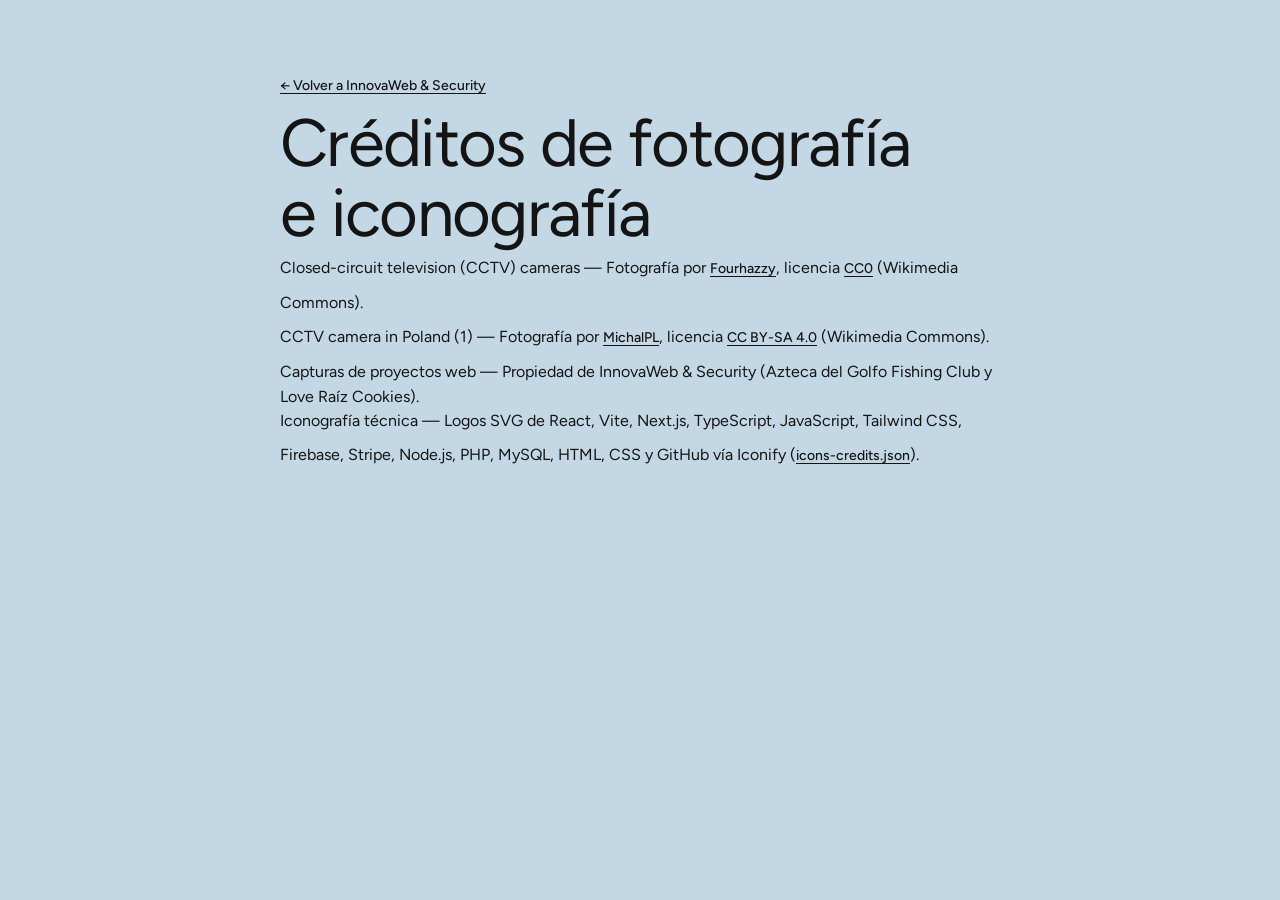
<file: credits.html>
<!doctype html>
<html lang="es">
<head>
  <meta charset="utf-8">
  <meta name="viewport" content="width=device-width, initial-scale=1">
  <title>Créditos | InnovaWeb &amp; Security</title>
  <meta name="site-kind" content="other">
  <meta name="page-type" content="service">
  <link rel="icon" href="favicon.svg" type="image/svg+xml">
  <link rel="preconnect" href="https://fonts.googleapis.com">
  <link rel="preconnect" href="https://fonts.gstatic.com" crossorigin>
  <link href="https://fonts.googleapis.com/css2?family=Figtree:wght@400..700&display=swap" rel="stylesheet">
  <link rel="stylesheet" href="assets/system.css">
  <link rel="stylesheet" href="assets/site.css">
  <style>
    :root {
      --p-bg: #c3d7e5; --p-surface: #d0e0eb; --p-ink: #141414; --p-muted: #4a5068;
      --p-accent: #0f5257; --p-accent-ink: #ffffff; --p-action: #0f5257; --p-action-ink: #ffffff;
      --p-inv-bg: #141414; --p-inv-surface: #1e1f20; --p-inv-ink: #c3d7e5; --p-inv-muted: #808b94;
      --p-inv-accent: #c3d7e5; --p-inv-accent-ink: #141414; --p-inv-action: #c3d7e5; --p-inv-action-ink: #141414;
      --font-display: "Figtree", system-ui, sans-serif; --font-text: "Figtree", system-ui, sans-serif;
    }
  </style>
</head>
<body>
  <main class="wrap band" style="max-width: 72ch; padding-top: 64px;">
    <p><a class="text-link" href="index.html">← Volver a InnovaWeb &amp; Security</a></p>
    <h1>Créditos de fotografía e iconografía</h1>
    <ul>
      <li>Closed-circuit television (CCTV) cameras — Fotografía por <a class="text-link" href="https://commons.wikimedia.org/wiki/File:Closed-circuit_television_(CCTV)_cameras.jpg" target="_blank" rel="noopener noreferrer">Fourhazzy</a>, licencia <a class="text-link" href="http://creativecommons.org/publicdomain/zero/1.0/deed.en" target="_blank" rel="noopener noreferrer">CC0</a> (Wikimedia Commons).</li>
      <li>CCTV camera in Poland (1) — Fotografía por <a class="text-link" href="https://commons.wikimedia.org/wiki/File:CCTV_camera_in_Poland_(1).jpg" target="_blank" rel="noopener noreferrer">MichalPL</a>, licencia <a class="text-link" href="https://creativecommons.org/licenses/by-sa/4.0" target="_blank" rel="noopener noreferrer">CC BY-SA 4.0</a> (Wikimedia Commons).</li>
      <li>Capturas de proyectos web — Propiedad de InnovaWeb &amp; Security (Azteca del Golfo Fishing Club y Love Raíz Cookies).</li>
      <li>Iconografía técnica — Logos SVG de React, Vite, Next.js, TypeScript, JavaScript, Tailwind CSS, Firebase, Stripe, Node.js, PHP, MySQL, HTML, CSS y GitHub vía Iconify (<a class="text-link" href="assets/icons/icons-credits.json">icons-credits.json</a>).</li>
    </ul>
  </main>
</body>
</html>
</file>
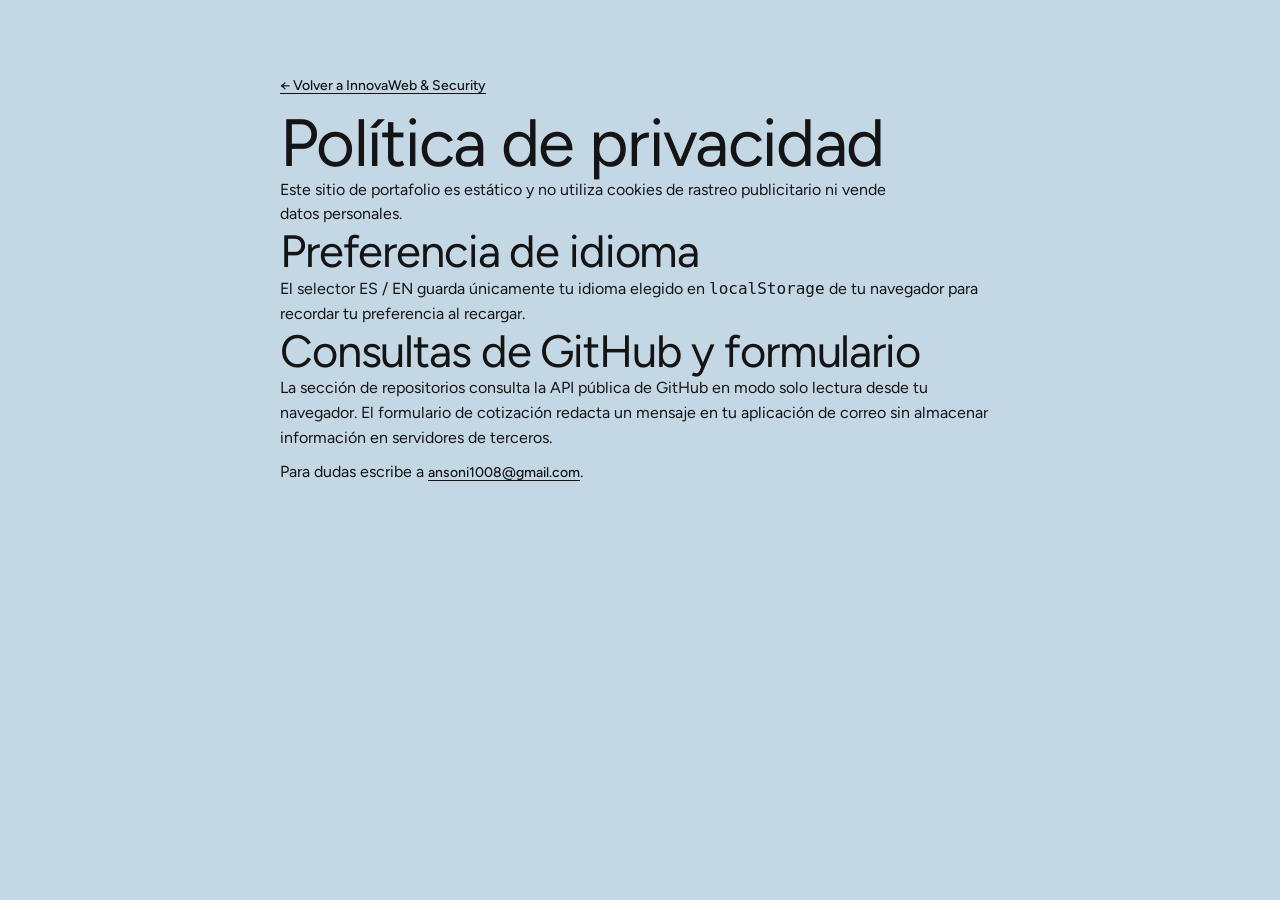
<file: privacy.html>
<!doctype html>
<html lang="es">
<head>
  <meta charset="utf-8">
  <meta name="viewport" content="width=device-width, initial-scale=1">
  <title>Política de privacidad | InnovaWeb &amp; Security</title>
  <meta name="site-kind" content="other">
  <meta name="page-type" content="service">
  <link rel="icon" href="favicon.svg" type="image/svg+xml">
  <link rel="preconnect" href="https://fonts.googleapis.com">
  <link rel="preconnect" href="https://fonts.gstatic.com" crossorigin>
  <link href="https://fonts.googleapis.com/css2?family=Figtree:wght@400..700&display=swap" rel="stylesheet">
  <link rel="stylesheet" href="assets/system.css">
  <link rel="stylesheet" href="assets/site.css">
  <style>
    :root {
      --p-bg: #c3d7e5; --p-surface: #d0e0eb; --p-ink: #141414; --p-muted: #4a5068;
      --p-accent: #0f5257; --p-accent-ink: #ffffff; --p-action: #0f5257; --p-action-ink: #ffffff;
      --p-inv-bg: #141414; --p-inv-surface: #1e1f20; --p-inv-ink: #c3d7e5; --p-inv-muted: #808b94;
      --p-inv-accent: #c3d7e5; --p-inv-accent-ink: #141414; --p-inv-action: #c3d7e5; --p-inv-action-ink: #141414;
      --font-display: "Figtree", system-ui, sans-serif; --font-text: "Figtree", system-ui, sans-serif;
    }
  </style>
</head>
<body>
  <main class="wrap band" style="max-width: 72ch; padding-top: 64px;">
    <p><a class="text-link" href="index.html">← Volver a InnovaWeb &amp; Security</a></p>
    <h1>Política de privacidad</h1>
    <p>Este sitio de portafolio es estático y no utiliza cookies de rastreo publicitario ni vende datos personales.</p>
    <h2>Preferencia de idioma</h2>
    <p>El selector ES / EN guarda únicamente tu idioma elegido en <code>localStorage</code> de tu navegador para recordar tu preferencia al recargar.</p>
    <h2>Consultas de GitHub y formulario</h2>
    <p>La sección de repositorios consulta la API pública de GitHub en modo solo lectura desde tu navegador. El formulario de cotización redacta un mensaje en tu aplicación de correo sin almacenar información en servidores de terceros.</p>
    <p>Para dudas escribe a <a class="text-link" href="mailto:ansoni1008@gmail.com">ansoni1008@gmail.com</a>.</p>
  </main>
</body>
</html>
</file>
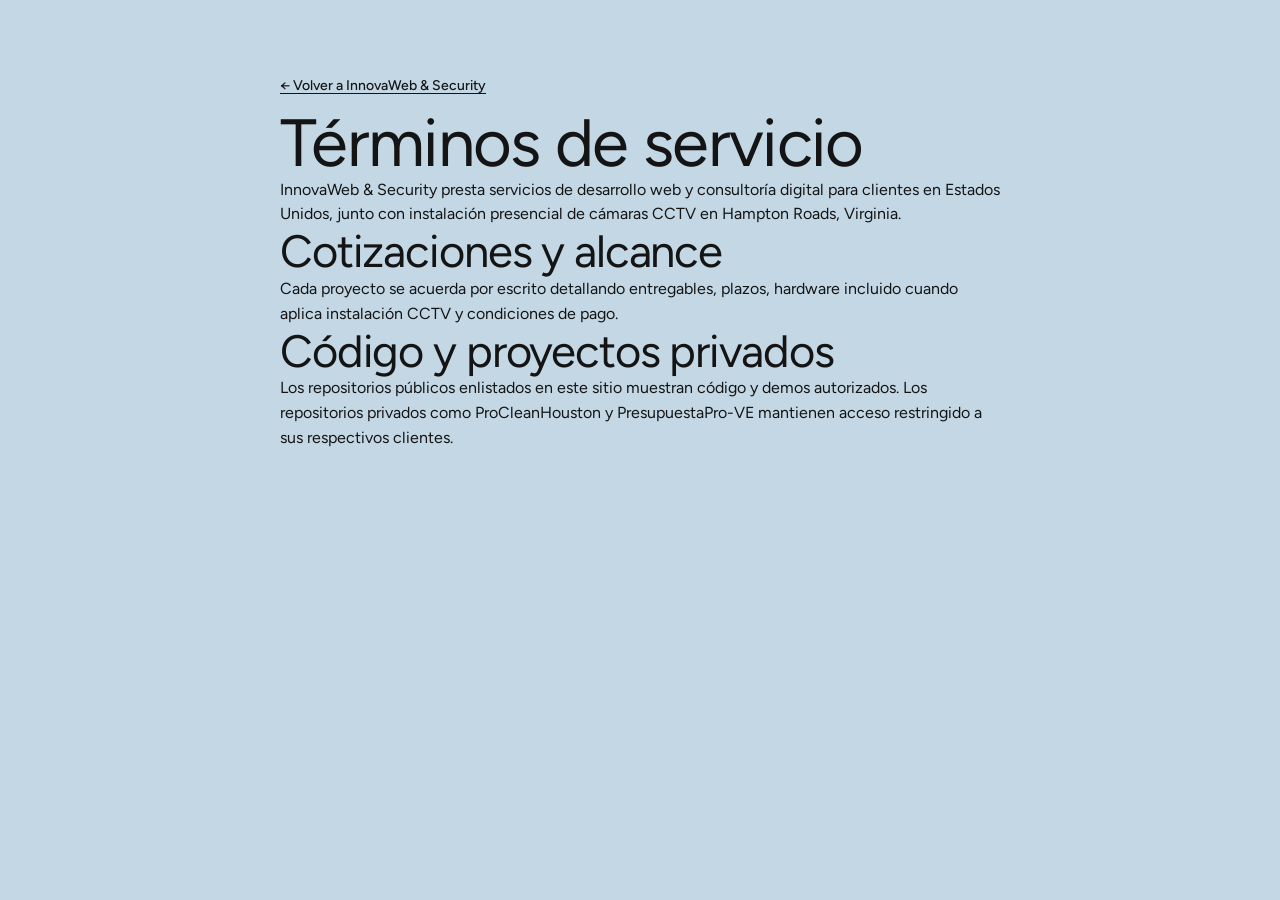
<file: terms.html>
<!doctype html>
<html lang="es">
<head>
  <meta charset="utf-8">
  <meta name="viewport" content="width=device-width, initial-scale=1">
  <title>Términos de servicio | InnovaWeb &amp; Security</title>
  <meta name="site-kind" content="other">
  <meta name="page-type" content="service">
  <link rel="icon" href="favicon.svg" type="image/svg+xml">
  <link rel="preconnect" href="https://fonts.googleapis.com">
  <link rel="preconnect" href="https://fonts.gstatic.com" crossorigin>
  <link href="https://fonts.googleapis.com/css2?family=Figtree:wght@400..700&display=swap" rel="stylesheet">
  <link rel="stylesheet" href="assets/system.css">
  <link rel="stylesheet" href="assets/site.css">
  <style>
    :root {
      --p-bg: #c3d7e5; --p-surface: #d0e0eb; --p-ink: #141414; --p-muted: #4a5068;
      --p-accent: #0f5257; --p-accent-ink: #ffffff; --p-action: #0f5257; --p-action-ink: #ffffff;
      --p-inv-bg: #141414; --p-inv-surface: #1e1f20; --p-inv-ink: #c3d7e5; --p-inv-muted: #808b94;
      --p-inv-accent: #c3d7e5; --p-inv-accent-ink: #141414; --p-inv-action: #c3d7e5; --p-inv-action-ink: #141414;
      --font-display: "Figtree", system-ui, sans-serif; --font-text: "Figtree", system-ui, sans-serif;
    }
  </style>
</head>
<body>
  <main class="wrap band" style="max-width: 72ch; padding-top: 64px;">
    <p><a class="text-link" href="index.html">← Volver a InnovaWeb &amp; Security</a></p>
    <h1>Términos de servicio</h1>
    <p>InnovaWeb &amp; Security presta servicios de desarrollo web y consultoría digital para clientes en Estados Unidos, junto con instalación presencial de cámaras CCTV en Hampton Roads, Virginia.</p>
    <h2>Cotizaciones y alcance</h2>
    <p>Cada proyecto se acuerda por escrito detallando entregables, plazos, hardware incluido cuando aplica instalación CCTV y condiciones de pago.</p>
    <h2>Código y proyectos privados</h2>
    <p>Los repositorios públicos enlistados en este sitio muestran código y demos autorizados. Los repositorios privados como ProCleanHouston y PresupuestaPro-VE mantienen acceso restringido a sus respectivos clientes.</p>
  </main>
</body>
</html>
</file>
<file: assets/system.css>
/*
  taste-skill system.css - the one system for the page. Link it first, then assets/ui/cards.css (the
  feature card, its panel and the fragment placements), then set the palette (--p-*), the fonts and
  the radius set on :root in the page (node scripts/start.mjs prints that block).
  Do not add a second grid, spacing scale, type scale, radius scale, button or card style.
*/

/* ---------------------------------------------------------------- tokens */
:root {
  /* palette (hex only; fx.js reads --bg --surface --ink --muted --accent --accent-ink) */
  --p-bg: #ffffff;
  --p-surface: #f4f4f4;
  --p-ink: #111111;
  --p-muted: #6b6b6b;
  --p-accent: #1a4be0;
  --p-accent-ink: #ffffff;
  --p-action: #1a4be0;      /* buttons, links, focus: the accent, or the ink when the accent is too pale */
  --p-action-ink: #ffffff;
  --p-inv-bg: #111111;
  --p-inv-surface: #1c1c1c;
  --p-inv-ink: #f4f4f4;
  --p-inv-muted: #a3a3a3;
  --p-inv-accent: #ffffff;
  --p-inv-accent-ink: #111111;
  --p-inv-action: #ffffff;
  --p-inv-action-ink: #111111;
  /* the lit ground behind UI and in the closing band (references/cards.md), one per page, tech pages only
     (none on kind other, which is flat): <html data-ground="sand|sky|sage|painting">. system.js gives it to every ground
     that holds UI, on light and dark pages alike; --hue on one panel changes only its accent */
  --ground-bg: #d9ccb7; --ground-surface: #e9e0d2; --ground-ink: #2a2622; --ground-muted: #5a534a; --ground-accent: #a8794a;

  /* fonts */
  --font-display: system-ui, -apple-system, "Segoe UI", sans-serif;
  --font-text: system-ui, -apple-system, "Segoe UI", sans-serif;
  --font-mono: ui-monospace, "SFMono-Regular", Menlo, Consolas, monospace;
  --display-weight: 400;    /* headlines 400; 500 on a tech page (software, gaming, hardware) */
  --display-tracking: -0.025em;

  /* the page rhythm (references/layout-v4.md): one section per screen. The header is fixed and
     --nav tall; every section is padded --padt above and --padb (plus the phone action bar, --bar)
     below, and is exactly one or two screens tall (--h: 1 or 2; --hm on a phone). The hero's words
     start --hgap under the header and its content ends --hpadb above the fold. */
  --nav: 72px;
  --padt: 120px;
  --padb: 72px;
  --hgap: 48px;
  --hpadb: 64px;
  --bar: 0px;
  /* grid: one .wrap (alias .container) for the header, every section and the footer, the same
     --gut on both sides: 1280 wide at x 80-1360 at 1440, 342 at x 24-366 at 390 */
  --container: 1280px;
  --gut: 80px;
  --pad: var(--gut);
  --gutter: 24px;

  /* spacing: 4/8 scale */
  --s-1: 4px;  --s-2: 8px;  --s-3: 12px; --s-4: 16px; --s-5: 24px;
  --s-6: 32px; --s-7: 48px; --s-8: 64px; --s-9: 96px; --s-10: 128px;
  --section: 40px;      /* only a .section outside main (the kit's demo pages); every main > section and
                           footer.closing take --padt and --padb */
  --section-band: 56px; /* the same for an older footer outside footer.closing */
  --head-gap: 48px;     /* the one heading-to-content gap, 32 on a phone (layout.css reads it as --ly-head-gap) */
  --card-pad: 16px;     /* card padding (cards.css sets its own for cards with a panel) */
  --card-gap: 16px;     /* gap between cards */

  /* type scale (the only sizes on the page) */
  --t-label: 13px;
  --t-small: 14px;
  --t-body: 16px;
  --t-lead: 18px;
  --t-card: 18px;
  --t-h3: 24px;
  /* straight lines from the phone size at 390 to the desktop size at 1440 (system.md's table) */
  --t-h2: clamp(30px, 1.72vw + 23.3px, 48px);
  --t-h1: clamp(38px, 3.24vw + 25.4px, 72px);
  /* a big number stays a step under the h2 (VI-11): 38 at 1440, 28 at 390, so it never reads as a
     section heading; a stats row and a price set their own, smaller still */
  --t-stat: clamp(28px, .952vw + 24.29px, 38px);

  /* radius: one scale (soft by default; data-radius on <html> switches it) */
  --r-sm: 8px;  --r-md: 12px; --r-lg: 20px; --r-btn: 8px;

  /* controls (fixed here; a page never adds its own) */
  --btn-h: 44px;
  --btn-h-sm: 36px;
  --nav-h: var(--nav);  /* the older name, kept for the kit's files */
  --icon: 16px;         /* small icons: socials, menu chevrons, mono brand marks */

  /* motion: the one UI ease-out (motion.css --m-ease and ui/base.css --u-ease read it; references/motion.md) */
  --ease: cubic-bezier(.2, .8, .2, 1);
  --dur: 180ms;
}
html[data-radius="sharp"] { --r-sm: 4px; --r-md: 6px;  --r-lg: 8px;  --r-btn: 4px; }
html[data-radius="soft"]  { --r-sm: 8px; --r-md: 12px; --r-lg: 20px; --r-btn: 8px; }
html[data-radius="round"] { --r-sm: 10px; --r-md: 16px; --r-lg: 24px; --r-btn: 999px; }
/* the four lit grounds (references/cards.md); sand is the default above. painting goes with
   painterly-landscape (x.ai's daylight sky over olive hills) */
html[data-ground="sky"]      { --ground-bg: #c6d3df; --ground-surface: #d6e0e9; --ground-ink: #25303a; --ground-muted: #4d5964; --ground-accent: #3f6a92; }
html[data-ground="sage"]     { --ground-bg: #cdd6c6; --ground-surface: #dce3d6; --ground-ink: #262d24; --ground-muted: #535b51; --ground-accent: #6c8e63; }
html[data-ground="painting"] { --ground-bg: #79a8d6; --ground-surface: #a6c4e2; --ground-ink: #16212c; --ground-muted: #273949; --ground-accent: #9c9b3c; }
/* cards.css takes its card and panel radii from this scale */
html[data-radius] .card { --c-r: var(--r-lg); }
html[data-radius] .panel { --p-r: var(--r-md); }

/* a phone: the header 56, the sections padded 96 / 48, the hero's words 40 under the header and its
   content ending 24 above the fold, 24 at both sides, 12 between columns */
@media (max-width: 639px) {
  :root { --nav: 56px; --padt: 96px; --padb: 48px; --hgap: 40px; --hpadb: 24px; --gut: 24px; --gutter: 12px; --card-gap: 12px; --head-gap: 32px; }
}
@media (min-width: 640px) {
  :root { --gut: 48px; --section: 48px; --section-band: 72px; --card-pad: 24px; }
}
@media (min-width: 1024px) {
  :root { --gut: 80px; --section: 56px; --section-band: 96px; --card-gap: 24px;
          --t-lead: 20px; --t-card: 20px; --t-h3: 28px; }
  /* a place (and a local service): the 1200 column at x 120-1320 */
  html[data-type="place"] { --gut: 120px; --container: 1200px; }
}
/* a place (VI-06, ST-96, PH-23): its own smaller type (h1 48/53 and 32/37, h2 32/40 and 24/30, titles
   and the sub-line 20 and 18), the Recipe 3 hero's gap under its photograph (40, 24 on a phone),
   square photographs and cards and 2px buttons, whatever data-radius and data-buttons say */
:root[data-type="place"] {
  --hgap: 40px;
  --t-h1: clamp(32px, 1.524vw + 26.06px, 48px);
  --t-h2: clamp(24px, .762vw + 21px, 32px);
  --t-h3: clamp(20px, .381vw + 18.51px, 24px);
  --r-sm: 2px; --r-md: 0px; --r-lg: 0px; --r-btn: 2px;
}
:root[data-type="place"] :is(h1, .t-h1) { line-height: 1.104; }
:root[data-type="place"] :is(h2, .t-h2) { line-height: 1.25; }
@media (max-width: 639px) {
  :root[data-type="place"] { --hgap: 24px; }
  :root[data-type="place"] :is(h1, .t-h1) { line-height: 1.156; }
}

/* ---------------------------------------------------------------- grounds (at most three) */
:root, .ground-base {
  --bg: var(--p-bg); --surface: var(--p-surface); --ink: var(--p-ink); --muted: var(--p-muted);
  --accent: var(--p-accent); --accent-ink: var(--p-accent-ink); --card: var(--p-surface);
  --action: var(--p-action); --action-ink: var(--p-action-ink);
}
.ground-surface {
  --bg: var(--p-surface); --surface: var(--p-bg); --ink: var(--p-ink); --muted: var(--p-muted);
  --accent: var(--p-accent); --accent-ink: var(--p-accent-ink); --card: var(--p-bg);
  --action: var(--p-action); --action-ink: var(--p-action-ink);
}
.ground-inverse {
  --bg: var(--p-inv-bg); --surface: var(--p-inv-surface); --ink: var(--p-inv-ink); --muted: var(--p-inv-muted);
  --accent: var(--p-inv-accent); --accent-ink: var(--p-inv-accent-ink); --card: var(--p-inv-surface);
  --action: var(--p-inv-action); --action-ink: var(--p-inv-action-ink);
}
:root, .ground-base, .ground-surface, .ground-inverse {
  --line: color-mix(in oklab, var(--ink) 11%, transparent);
  --line-strong: color-mix(in oklab, var(--ink) 20%, transparent);
  /* effects (fx.js) and UI fragments (assets/ui) take the colours of the ground they sit on */
  --fx-bg: var(--bg); --fx-surface: var(--surface); --fx-ink: var(--ink); --fx-muted: var(--muted);
  --fx-accent: var(--accent); --fx-accent-ink: var(--accent-ink);
  --ui-font: var(--font-text); --ui-mono: var(--font-mono); --ui-radius: var(--r-md);
}
.ground-base, .ground-surface, .ground-inverse { background: var(--bg); color: var(--ink); }

/* ---------------------------------------------------------------- base */
*, *::before, *::after { box-sizing: border-box; }
/* an anchor lands on the section's top (the judge's frame): the fixed header covers --nav of its --padt */
html { -webkit-text-size-adjust: 100%; scroll-padding-top: 0; scroll-behavior: auto; margin: 0; }
body {
  margin: 0; background: var(--bg); color: var(--ink);
  font: 400 var(--t-body)/1.55 var(--font-text);
  -webkit-font-smoothing: antialiased; text-rendering: optimizeLegibility; overflow-x: clip;
}
img, svg, video, canvas { display: block; max-width: 100%; }
/* hidden means hidden, also on an img the line above makes a block (a menu tab's photograph, a peek photograph) */
[hidden] { display: none !important; }
img, video { height: auto; }
a { color: inherit; text-decoration: none; }
button { font: inherit; color: inherit; }
h1, h2, h3, h4, p, ul, ol, figure, blockquote { margin: 0; }
ul, ol { padding: 0; list-style: none; }
h1, h2, h3, h4 {
  font-family: var(--font-display); font-weight: var(--display-weight);
  letter-spacing: var(--display-tracking); text-wrap: balance; overflow-wrap: break-word;
  /* a long word (a German compound at 390) breaks at a syllable with a hyphen, in the language of <html lang>;
     only words of 10 letters or more, 4 at least on each side, so a short English heading never breaks */
  hyphens: auto; -webkit-hyphens: auto; hyphenate-limit-chars: 10 4 4;
}
h1, .t-h1 { font-size: var(--t-h1); line-height: 1.04; }
h2, .t-h2 { font-size: var(--t-h2); line-height: 1.1; }
h3, .t-h3 { font-size: var(--t-h3); line-height: 1.2; }
h4, .t-card { font-family: var(--font-text); font-weight: 500; font-size: var(--t-card); line-height: 1.3; letter-spacing: -0.01em; }
p { text-wrap: pretty; }
.t-lead  { font-size: var(--t-lead); line-height: 1.5; }
.t-body  { font-size: var(--t-body); line-height: 1.55; }
.t-small { font-size: var(--t-small); line-height: 1.5; }
.t-label { font-size: var(--t-label); font-weight: 500; line-height: 1.4; letter-spacing: 0.01em; }
.t-stat  { font-family: var(--font-display); font-weight: var(--display-weight); font-size: var(--t-stat);
           line-height: 1; letter-spacing: var(--display-tracking); font-variant-numeric: tabular-nums; }
.muted { color: var(--muted); }
.mono  { font-family: var(--font-mono); }
.measure { max-width: 62ch; }
:focus-visible { outline: 2px solid var(--action); outline-offset: 2px; border-radius: 2px; }
::selection { background: color-mix(in oklab, var(--accent) 30%, transparent); }

/* ---------------------------------------------------------------- grid */
.wrap, .container { width: min(100% - 2 * var(--gut), var(--container)); margin-inline: auto; padding-inline: 0; }
.grid { display: grid; grid-template-columns: repeat(12, minmax(0, 1fr)); column-gap: var(--gutter); row-gap: var(--card-gap); }
.grid > * { min-width: 0; grid-column: 1 / -1; }
.section { padding-block: var(--section); }

/* ---------------------------------------------------------------- one section per screen
   The page is a stack of screens. Framed at scrollY = k x the screen height, a shot shows exactly one
   section: the hero alone on the first screen, every other section (and footer.closing, the close and
   the footer in one) exactly one or two screens tall, its h2 first, --padt under its top. Heights
   and padding do it: no pinning, snapping or script.
     <section class="section" id=".." style="--h: 2">     (2 screens; --hm sets a phone's count alone)
       <div class="wrap"> the h2 first, then the content </div>     (the one in-flow child)
     </section>
   A layer (a full-bleed photograph or ground behind the words) is an <img class="layer" aria-hidden="true">
   beside the .wrap. Content must fit: one screen holds 708px of content at 1440x900 (900 - 120 - 72),
   two hold 1,608 (the second screen's part starts --padt under its top with .g2). From 640 to 1279 a
   section keeps at least its screens and grows past them rather than overlap the next. */
main > :is(section, .section), footer.closing {
  position: relative; box-sizing: border-box;
  height: calc(var(--h, 1) * 100vh); height: calc(var(--h, 1) * 100svh);
  padding: var(--padt) 0 calc(var(--padb) + var(--bar));
}
main > :is(section, .section) > :is(.wrap, .container), footer.closing > .wrap { position: relative; z-index: 1; height: 100%; }
main > :is(section, .section) > :is(.wrap, .container):not(.grid) { display: flex; flex-direction: column; }
/* a .wrap that is the section's grid too (class="wrap grid"): its rows start at the top */
main > :is(section, .section) > :is(.wrap, .container).grid { align-content: start; }
/* .fill: the block that takes what the screen leaves under the heading (a photograph, a frame) */
main > :is(section, .section) > .wrap > .fill { flex: 1 1 0; min-height: 0; }
/* two screens as two groups: row 1 the h2 and the first group, row 2 the rest (no second h2), starting
   --padt under the second screen's top, so the second shot looks like any other section */
main > :is(section, .section).g2, footer.closing.g2 { --h: 2; }
main > :is(section, .section).g2 > :is(.wrap, .container), footer.closing.g2 > .wrap { display: grid; grid-template-rows: minmax(0, 1fr) minmax(0, 1fr); row-gap: calc(var(--padt) + var(--padb) + var(--bar)); }
main > :is(section, .section).g2 > :is(.wrap, .container) > *, footer.closing.g2 > .wrap > * { min-height: 0; align-self: start; }
main > :is(section, .section).g2 > :is(.wrap, .container) > :is(.group, .fill) { align-self: stretch; }
/* a group: one screen's part of a .g2 section (its h2 and first rows, or the rest) */
.group { display: flex; flex-direction: column; min-height: 0; }
/* each screen's card row runs down to that screen's foot (the cards stretch, their panels grow), so
   the second screen of a .g2 is never a short row over an empty ground; both rows end on the same line */
@media (min-width: 1024px) {
  main > :is(section, .section).g2 > .wrap > .grid:last-child,
  main > :is(section, .section).g2 > .wrap > .group > .grid:last-child { align-self: stretch; flex: 1 1 auto; min-height: 0; }
}
.group > .fill { flex: 1 1 0; min-height: 0; }
@media (min-width: 640px) and (max-width: 1279px) {
  main > :is(section, .section):not(.hero, .section--hero), footer.closing {
    height: auto; min-height: calc(var(--h, 1) * 100vh); min-height: calc(var(--h, 1) * 100svh);
  }
  /* the section is a column and its .wrap takes all of it, so a .fill (a photograph, a frame) still
     grows to the section's foot (a min-height percentage would not resolve, leaving it at its least) */
  /* :where() keeps it at no weight, so a page's own phone- or tablet-only hiding (section.desk-only { display: none }) wins */
  :where(main > :is(section, .section):not(.hero, .section--hero), footer.closing) { display: flex; flex-direction: column; }
  main > :is(section, .section):not(.hero, .section--hero) > :is(.wrap, .container), footer.closing > .wrap { flex: 1 0 auto; height: auto; min-height: 0; }
}
/* a phone: lvh (the screen with its bars hidden) for every section but the hero; --hm when stacking
   makes the content taller than the desktop count */
@media (max-width: 639px) {
  /* at least its screens, never less: content a screen cannot hold makes the section taller (the rhythm
     check then asks for --hm: 2 or less content); a fixed height would lay its last rows over the next
     section, the fault the phone shots showed most (a list under the closing heading and its button) */
  main > :is(section, .section):not(.hero, .section--hero), footer.closing {
    height: auto; min-height: calc(var(--hm, var(--h, 1)) * 100vh); min-height: calc(var(--hm, var(--h, 1)) * 100lvh);
  }
  /* one grid row at least the screens tall that grows with the .wrap's content: the .wrap is stretched to
     it, so its .fill and its two groups still share a definite height */
  /* (at no weight, as on the tablet: a page's own section.desk-only { display: none } still hides it) */
  :where(main > :is(section, .section):not(.hero, .section--hero):has(> :is(.wrap, .container)), footer.closing) {
    display: grid; grid-template-columns: minmax(0, 1fr); grid-template-rows: 1fr; grid-auto-rows: auto;
  }
  main > :is(section, .section):not(.hero, .section--hero) > :is(.wrap, .container), footer.closing > .wrap { height: auto; }
  main > :is(section, .section).g2m, footer.closing.g2m { --hm: 2; }
  main > :is(section, .section).g2m > :is(.wrap, .container), footer.closing.g2m > .wrap { display: grid; grid-template-rows: minmax(0, 1fr) minmax(0, 1fr); row-gap: calc(var(--padt) + var(--padb) + var(--bar)); }
  /* stacked in one, the two groups keep the open cards' 32px, so the first group's last panel never meets
     the next card's title */
  main > :is(section, .section).g2:not(.g2m) > :is(.wrap, .container) { display: flex; row-gap: var(--s-6); }
  /* what the two screens leave goes around the second group, so it opens below the header, not on the fold */
  main > :is(section, .section).g2:not(.g2m) > :is(.wrap, .container) > :last-child { margin-block: auto; }
  main > :is(section, .section).g2:not(.g2m) > :is(.wrap, .container) > * { align-self: stretch; }
}
/* a layer: the photograph or ground of a whole section, under its words, edge to edge */
main > :is(section, .section) > :is(img, video, canvas, picture).layer,
footer.closing > :is(img, video, canvas, picture).layer {
  position: absolute; inset: 0; z-index: 0; width: 100%; height: 100%; max-width: none; object-fit: cover; object-position: var(--pos, 50% 50%);
}
main > :is(section, .section) > picture.layer > img { width: 100%; height: 100%; object-fit: cover; }

/* the hero: exactly the first screen, the fixed header over its top. Its words start --hgap under the
   header (--photo adds a full-bleed photograph's height above them on a place); its content ends
   --hpadb above the fold, and nothing of the next section shows, at 1440, 1024, 820 and 390.
     <section class="hero hero--<type>"><div class="wrap"><div class="hero-text"> .. </div>[one strip]</div></section>
   .hero-text holds the whole composition (the words, and the picture or window beside or under them);
   one docked strip (logos, three facts) may follow it, at most 96px, desktop only. */
main > :is(.hero, .section--hero) {
  height: 100vh; height: 100svh; min-height: 0;
  padding: calc(var(--nav) + var(--photo, 0px) + var(--hgap)) 0 calc(var(--hpadb) + var(--bar));
}
:is(.hero, .section--hero) > .wrap { height: 100%; display: grid; grid-template-rows: minmax(0, 1fr) auto; row-gap: var(--s-7); }
:is(.hero, .section--hero) > .wrap > .hero-text { min-height: 0; }
/* a phone: the hero is at least the first screen and grows when a short phone (320x640) cannot hold its
   words, buttons and picture, so nothing of it lies over the next section or under the header */
@media (max-width: 639px) {
  main > :is(.hero, .section--hero) { height: auto; min-height: 100vh; min-height: 100svh; }
  main > :is(.hero, .section--hero):has(> :is(.wrap, .container)) { display: grid; grid-template-columns: minmax(0, 1fr); grid-template-rows: 1fr; grid-auto-rows: auto; }
  main > :is(.hero, .section--hero) > :is(.wrap, .container) { height: auto; }
}
:is(.hero, .section--hero) > .wrap > .hero-strip { grid-row: 2; max-height: 96px; }
@media (max-width: 639px) { :is(.hero, .section--hero) > .wrap > .hero-strip { display: none; } }
.section--hero .section-head { max-width: 860px; }
/* the starter's own hero (hero-split): the words on span-5 top-aligned, the picture on span-6 start-7
   as tall as the hero's content box (at most 716 at 1440x900); a phone stacks words, then the picture
   in what is left */
.hero-text.hero-split { height: 100%; align-items: stretch; }
.hero-split > .hero-copy { align-self: start; }
.hero-split > .hero-visual { position: relative; min-height: 0; height: 100%; }
@media (max-width: 1023px) {
  .hero-text.hero-split { display: flex; flex-direction: column; gap: var(--s-6); }
  .hero-split > .hero-visual { flex: 1 1 0; min-height: 200px; height: auto; }
}
.hero-copy > * + * { margin-top: var(--s-5); }
/* the h1 first in the words' column: its capitals start on the picture's top line, not the line box's
   (the leading above the capitals would put the words about 12px under the photograph's top) */
.hero-copy > h1:first-child { text-box: trim-start cap alphabetic; }
.hero-copy > .btn-row { margin-top: var(--s-6); }
/* three short facts at the foot of the words' column, on the picture's bottom line (no dead space
   under the buttons): <dl class="hero-facts"><div><dt>..</dt><dd>..</dd></div> x3</dl> */
@media (min-width: 1024px) {
  .hero-split > .hero-copy { height: 100%; display: flex; flex-direction: column; }
  .hero-split > .hero-copy > .hero-facts { margin-top: auto; }
}
.hero-facts { display: grid; grid-template-columns: repeat(3, minmax(0, 1fr)); gap: var(--s-5) var(--gutter); margin: 0; }
.hero-facts > div { display: grid; gap: var(--s-1); align-content: start; }
.hero-facts dt { font-size: var(--t-small); color: var(--muted); }
.hero-facts dd { margin: 0; font-weight: 500; }
@media (max-width: 1023px) { .hero-facts { display: none; } }
/* a notice line above the h1 (changed hours, a delivery cut-off): one line with a number, static,
   starting on the left line like the h1 under it */
.hero-notice { font-size: var(--t-small); font-weight: 500; color: var(--ink); }
.hero-notice b, .hero-notice strong { font-weight: 500; color: var(--accent); }
.hero-copy > .hero-notice + h1 { margin-top: var(--s-5); }

/* a phone: open tiles from a row of three or four (rooms, goods, beans) go two-up, an odd last one
   across the row, so a row of three fits one 844px screen (stacked one under another they need two) */
@media (max-width: 639px) {
  .grid > .tile:is(.span-3, .span-4) { grid-column: auto / span 6; }
  .grid > .tile:is(.span-3, .span-4):nth-child(odd of .tile):nth-last-child(1 of .tile) { grid-column: 1 / -1; }
  .grid > .tile:is(.span-3, .span-4) .tile__head { flex-wrap: wrap; gap: 0 var(--s-2); }
}
/* a phone: open cards (words on the ground, the panel under them) stacked one under another keep 32px
   between a panel's foot and the next card's title, so a title never reads as the panel's caption */
@media (max-width: 639px) { .grid:has(> .card--open) { row-gap: var(--s-6); } }
/* a phone stacks a two-screen section's four open tiles into its two screens: their panels take 180px (a wide
   crop), so the h2 and the first two tiles of two lines each end on the first screen and the four inside both,
   not a third of a screen past. A page that sets its group's own --p-h (#features .panel) sets its phone value
   too, as the starter does */
@media (max-width: 639px) { main > :is(section, .section).g2 .card--open > .panel { --p-h: 180px; } }
/* spans: desktop >= 1024. Tablet 640-1023: text cards on span-3 and span-6 go two-up; cards with a
   panel (a visual needs the width; the one exception is a span-6 pair, below)
   and everything else (split text and visuals, span-4 cards, span-5/7/8 blocks) take the full row, so a split stacks and no row is left half empty. Phone < 640: one column. */
@media (min-width: 640px) and (max-width: 1023px) {
  .grid > .card.span-3:not(:has(> .panel)), .grid > .card.span-6:not(:has(> .panel)) { grid-column: auto / span 6; }
  /* the one exception with a panel: a 2x2 (or a pair) of span-6 cards stays two-up from 720px (a panel
     of about 310px and more, wide enough for a kit fragment), so four cards take one or two screens
     at 768-820 instead of a card per row (four stacked panels run past two screens). Split cards and
     every other span keep the full row. Under 720 a card per row. */
  @media (min-width: 720px) {
    .grid > .card.span-6:has(> .panel):not(.card--split) { grid-column: auto / span 6; }
    .grid > .card.span-6:has(> .panel):not(.card--split):nth-child(odd of .card.span-6):nth-last-child(1 of .card.span-6) { grid-column: 1 / -1; }
  }
  /* open tiles (rooms, models, people, a photo pair) go two-up; an odd last one takes the row */
  .grid > .tile:is(.span-3, .span-4, .span-6) { grid-column: auto / span 6; }
  .grid > .tile:is(.span-3, .span-4, .span-6):nth-child(odd of .tile):nth-last-child(1 of .tile) { grid-column: 1 / -1; }
}
@media (min-width: 1024px) {
  .span-2  { grid-column: auto / span 2; }
  .span-3  { grid-column: auto / span 3; }
  .span-4  { grid-column: auto / span 4; }
  .span-5  { grid-column: auto / span 5; }
  .span-6  { grid-column: auto / span 6; }
  .span-7  { grid-column: auto / span 7; }
  .span-8  { grid-column: auto / span 8; }
  .span-9  { grid-column: auto / span 9; }
  .span-10 { grid-column: auto / span 10; }
  .span-12 { grid-column: auto / span 12; }
  .start-1 { grid-column-start: 1; } .start-2 { grid-column-start: 2; } .start-3 { grid-column-start: 3; }
  .start-5 { grid-column-start: 5; } .start-6 { grid-column-start: 6; } .start-7 { grid-column-start: 7; }
  .start-4 { grid-column-start: 4; } .start-8 { grid-column-start: 8; } .start-9 { grid-column-start: 9; }
  .start-10 { grid-column-start: 10; }
  /* a split is top-aligned: the words' first line and the picture's top on one line (never centred
     against each other, never mirrored: text left, the visual right, on every split of the page) */
  .grid--middle, .grid--top { align-items: start; }
}
/* card rows: every card in a row the same height (a plain .grid stretches them) */
.grid:is(.grid--middle, .grid--top) > .card { align-self: stretch; }
/* 1024-1279: a span-4 card's panel would be about 220px wide, too narrow for real UI. Cards with a
   panel on span-4 go two-up, a span-8 one takes the row, and an odd last one takes the row too
   (steps, proof row: two, then one wide; bento: the wide card, then the four small ones two by two) */
@media (min-width: 1024px) and (max-width: 1279px) {
  .grid > .card.span-4:has(> .panel) { grid-column: auto / span 6; }
  .grid > .card.span-8:has(> .panel),
  .grid > .card.span-4:has(> .panel):nth-child(odd of .card.span-4):nth-last-child(1 of .card.span-4) { grid-column: 1 / -1; }
}

/* ---------------------------------------------------------------- section heading */
.section-head { max-width: 760px; margin-bottom: var(--head-gap); display: grid; gap: var(--s-4); }
/* every heading starts on the left line (a centred head among left ones reads as a mistake): the
   old centred head is left-aligned too */
.section-head--center { text-align: left; justify-items: start; }
/* a head row: the h2 (and its line) left, one link or the section's button at the right line */
.section-head--split { max-width: none; display: flex; align-items: end; justify-content: space-between; gap: var(--s-5); flex-wrap: wrap; }
.section-head--split > div { display: grid; gap: var(--s-4); max-width: 760px; }
.section-head p { color: var(--ink); font-size: var(--t-lead); line-height: 1.5; max-width: 60ch; }
.section-head--row { max-width: none; display: flex; align-items: end; justify-content: space-between; gap: var(--s-5); flex-wrap: wrap; }
.section-head--row > div { display: grid; gap: var(--s-4); max-width: 760px; }
/* the hero row (hero-product, hero-cycle): the h1 and its line left, the buttons right, across 1280 */
.section--hero .section-head--row { max-width: none; }

/* ---------------------------------------------------------------- buttons (one pair, a dealt look)
   One pair a page, .btn--primary and .btn--secondary, in the look dealt with the page (sections.md)
   and set once on <html data-buttons>; the markup never changes:
     solid  filled primary, outlined secondary, the radius scale (Figma; the default)
     pill   pills, a chevron after the primary's label, a tinted secondary (x.ai)
     tonal  the radius scale, a tinted secondary with no outline (Linear, Vercel)
     arrow  an arrow after the primary's label; the secondary is a text link with an arrow (Stripe)
     block  near-square corners, 48px tall; the secondary is an underlined text link (shops, hotels) */
.btn {
  display: inline-flex; align-items: center; justify-content: center; gap: var(--s-2);
  height: var(--btn-h); padding: 0 var(--s-5); border-radius: var(--r-btn); border: 1px solid transparent;
  font: 500 var(--t-body)/1 var(--font-text); letter-spacing: 0; white-space: nowrap; cursor: pointer;
  transition: background-color var(--dur) var(--ease), color var(--dur) var(--ease), border-color var(--dur) var(--ease), text-decoration-color var(--dur) var(--ease);
}
.btn--primary { background: var(--action); color: var(--action-ink); }
.btn--primary:hover { background: color-mix(in oklab, var(--action) 86%, var(--ink)); }
/* an inverted primary (the action is the ground's ink: a brand band, a lit ground): its hover steps toward the ground, as the filled one steps toward the ink */
.ground-brand .btn--primary:hover { background: color-mix(in oklab, var(--action) 88%, var(--bg)); }
/* the ground's own colour with a clear border: never grey on grey, readable on an effect too */
.btn--secondary { background: var(--bg); color: var(--ink); border-color: var(--line-strong); }
.btn--secondary:hover { background: color-mix(in oklab, var(--bg) 94%, var(--ink)); border-color: color-mix(in oklab, var(--ink) 35%, transparent); }
.btn--sm { height: var(--btn-h-sm); padding: 0 var(--s-4); font-size: var(--t-small); }
html[data-buttons="pill"] { --r-btn: 999px; }
html[data-buttons="block"] { --r-btn: 2px; --btn-h: 48px; }
html:is([data-buttons="pill"], [data-buttons="tonal"]) .btn--secondary { background: color-mix(in oklab, var(--ink) 8%, var(--bg)); border-color: transparent; }
html:is([data-buttons="pill"], [data-buttons="tonal"]) .btn--secondary:hover { background: color-mix(in oklab, var(--ink) 14%, var(--bg)); border-color: transparent; }
/* arrow and block: the secondary is a text link at the button's height (no box: one button look) */
html:is([data-buttons="arrow"], [data-buttons="block"]) .btn--secondary {
  background: none; border-color: transparent; padding-inline: var(--s-2);
  text-decoration: underline; text-underline-offset: 4px; text-decoration-color: var(--line-strong);   /* the .link look */
}
html:is([data-buttons="arrow"], [data-buttons="block"]) .btn--secondary:hover { background: none; border-color: transparent; text-decoration-color: currentColor; }
/* the glyph after a label: a chevron (pill) or an arrow (arrow), drawn so every font shows the same */
html[data-buttons="pill"] .btn--primary::after,
html[data-buttons="arrow"] :is(.btn--primary, .btn--secondary)::after {
  content: ""; flex: none; width: 12px; height: 12px; margin-right: -2px; background: currentColor;
  -webkit-mask: var(--btn-glyph) center / contain no-repeat; mask: var(--btn-glyph) center / contain no-repeat;
  transition: transform var(--dur) var(--ease);
}
html[data-buttons="pill"] { --btn-glyph: url("data:image/svg+xml,%3Csvg xmlns='http://www.w3.org/2000/svg' viewBox='0 0 12 12'%3E%3Cpath d='M4.5 2.5 8 6l-3.5 3.5' fill='none' stroke='black' stroke-width='1.6' stroke-linecap='round' stroke-linejoin='round'/%3E%3C/svg%3E"); }
html[data-buttons="arrow"] { --btn-glyph: url("data:image/svg+xml,%3Csvg xmlns='http://www.w3.org/2000/svg' viewBox='0 0 12 12'%3E%3Cpath d='M1.5 6h8.5M6.5 2.5 10 6l-3.5 3.5' fill='none' stroke='black' stroke-width='1.5' stroke-linecap='round' stroke-linejoin='round'/%3E%3C/svg%3E"); }
@media (hover: hover) and (pointer: fine) { html:is([data-buttons="pill"], [data-buttons="arrow"]) .btn:hover::after { transform: translateX(3px); } }
.btn:active { transform: translateY(1px) scale(.985); }
.btn--arrow::after { content: "\2192"; transition: transform var(--dur) var(--ease); }
@media (hover: hover) and (pointer: fine) { .btn--arrow:hover::after { transform: translateX(3px); } }
/* the drawn arrow (assets/motion: its stem grows and its head moves 3px on hover), the last child of
   a primary button, a pill or a link: <svg class="m-arrow" viewBox="0 0 12 12" aria-hidden="true">
   <path class="m-arrow__stem" d="M1 6h8"/><path class="m-arrow__head" d="M4.5 2.5 8 6l-3.5 3.5"/></svg>.
   It replaces the dealt glyph, so a button never shows two */
.m-arrow { flex: none; width: 12px; height: 12px; margin-right: -2px; overflow: visible;
           fill: none; stroke: currentColor; stroke-width: 1.6; stroke-linecap: round; stroke-linejoin: round; }
.btn--xl .m-arrow { width: 0.62em; height: 0.62em; stroke-width: 1.4; }
:is(.btn, .link, .pill):has(> .m-arrow)::after { content: none; display: none; }
.btn-row { display: flex; flex-wrap: wrap; gap: var(--s-3); align-items: center; }
.section-head--center .btn-row { justify-content: center; }
/* on the phone every button row stacks full width */
@media (max-width: 639px) {
  .btn-row { flex-direction: column; align-items: stretch; width: 100%; justify-self: stretch; }
  /* full width, the second action is a text link at the button's height under the filled one (an
     outline across the whole screen reads as a rule, a pale fill as a switched-off button) */
  .btn-row > .btn--secondary { background: none; border-color: transparent; text-decoration: underline; text-underline-offset: 4px; text-decoration-color: var(--line-strong); }
  .section-head--split > .btn { width: 100%; }
}
.link { display: inline-flex; align-items: center; gap: var(--s-2); font-weight: 500; color: var(--ink);
        text-decoration: underline; text-decoration-color: var(--line-strong); text-underline-offset: 4px;
        transition: text-decoration-color var(--dur) var(--ease); }
.link:hover { text-decoration-color: currentColor; }
.link::after { content: "\2192"; display: inline-block; text-decoration: none; transition: transform var(--dur) var(--ease); }
@media (hover: hover) and (pointer: fine) { .link:hover::after { transform: translateX(3px); } }
.pill { display: inline-flex; align-items: center; gap: var(--s-2); height: 32px; padding: 0 var(--s-3);
        border-radius: 999px; border: 1px solid var(--line); background: var(--card);
        font-size: var(--t-label); color: var(--ink); }
.pill .muted { color: var(--muted); }

/* ---------------------------------------------------------------- card (one style) */
.card {
  display: flex; flex-direction: column; gap: var(--s-2); min-width: 0;
  background: var(--card); border: 1px solid var(--line); border-radius: var(--r-lg); padding: var(--card-pad);
}
/* small titles in the text face: a display face at 20px (a condensed or hairline serif) reads smaller than the body */
.card > h3, .card > h4, .card--plan h3 { font-family: var(--font-text); font-weight: 500; font-size: var(--t-card); line-height: 1.3; letter-spacing: -0.01em; }
/* the type floor (system.md): text people read is 16px or more in ink; cards.css sets it for its
   card text, this for a plain card's lines */
.card > p { color: var(--ink); font-size: var(--t-body); max-width: 52ch; }
/* at most two boxes one inside the other (sections.md): a card whose panel holds UI drops its own
   box, so its title and lines sit on the page ground over the panel (Figma's tiles), or runs the
   panel flush to its sides and bottom (cards.css .panel--flush) */
.card.card--open { --c-pad: 0px; background: none; border: 0; box-shadow: none; padding: 0; overflow: visible; }
.card.card--open > .panel { margin: var(--s-5) 0 0; border-radius: var(--r-lg); }
.card.card--open > .panel--top { margin: 0 0 var(--s-5); }
.card--plan.is-featured { border-color: var(--action); box-shadow: inset 0 0 0 1px var(--action); }
/* cards.css (linked after this file) sets .card { gap: 0 } for feature cards; a plan keeps its 16px rows */
.card.card--plan { gap: var(--s-4); }

/* ---------------------------------------------------------------- visuals: panels and frames
   A card's .panel (the inset visual), .stage and the placements (.at-corner, .at-rise, .at-over,
   .at-right, .at-center, .stage--fade-*) come from assets/ui/cards.css (references/cards.md).
   This file adds the frames (hero, split, square, closing band) and lets a .stage work inside them.
   The grounds' colours: system.js lights every ground that holds UI (see there). */
:not(.card) > .panel { border-radius: var(--p-r, var(--r-md)); }   /* a panel on its own: four round corners */
.menu-card .panel { --p-h: 160px; }
.frame {
  position: relative; isolation: isolate; overflow: clip; display: flex; align-items: center; justify-content: center;
  background: var(--surface); border-radius: var(--r-lg); border: 1px solid var(--line);
  padding: clamp(var(--s-4), 4vw, var(--s-7));
}
/* a zero-width spacer keeps --ratio (height / width) as the frame's minimum height */
.frame::before { content: ""; flex: none; width: 0; padding-top: var(--ratio, 0px); }
/* an object or scene (assets/objects) and a photograph (.frame__img) fill the frame themselves */
.frame > :not(canvas, .stage, .loop-pause, .frame__fx, .frame__img, [data-print], [data-scene], .print3d) { position: relative; max-width: 100%; min-width: 0; }
/* a photograph is a plain rectangle in its frame: no border, no print, no filter */
.frame--photo { padding: 0; border: 0; }
/* .frame--fill: as tall as its row (a split's picture beside the words, down to the section's foot);
   stacked on a tablet or a phone it takes what the screen leaves, at least 200px */
.frame--fill { height: 100%; }
@media (max-width: 1023px) {
  .grid.fill:has(> .frame--fill) { display: flex; flex-direction: column; gap: var(--s-6); }
  .grid.fill > .frame--fill { flex: 1 1 0; height: auto; min-height: 200px; }
}
/* a split's words as a column: the last block (stats, a link) on the picture's bottom line */
.split-col { display: flex; flex-direction: column; gap: var(--s-5); }
@media (min-width: 1024px) { .split-col { height: 100%; } .split-col > .split-col__end { margin-top: auto; } }
:is(.frame, .panel) > .frame__img { position: absolute; inset: 0; z-index: 0; width: 100%; height: 100%; max-width: none; object-fit: cover; }
.frame--portrait { --ratio: 125%; }
/* the product stage (hero-product): wide, the product whole on it; a phone gets a tall stage */
.frame--stage { --ratio: 50%; }
@media (max-width: 639px) { .frame--stage, .frame--portrait { --ratio: 120%; } }
.frame--hero { padding: clamp(24px, 5vw, 64px); }
.frame--split { --ratio: 80%; }
.frame--square { --ratio: 100%; }
/* the closing band: the hero's echo, lit with the page's ground (sand, sky, sage or painting) on light
   and dark pages alike, so its text and buttons take that ground's ink. Its effect sits on a layer of
   its own, <div class="frame__fx" data-fx="..">, held still and calm where the text sits (system.js) */
.frame--cta { min-height: 420px; }
/* .frame--lit: the same for an object's frame that holds a few words in its clear half (the
   product statement's facts in a .frame__text, lower left; the object stands right of centre) */
.frame--cta, .frame--lit {
  border-color: transparent; background: var(--ground-bg); color: var(--ground-ink);
  --bg: var(--ground-surface); --surface: var(--ground-surface); --ink: var(--ground-ink); --muted: var(--ground-muted);
  --action: var(--ground-ink); --action-ink: var(--ground-surface);
  --line: color-mix(in oklab, var(--ground-ink) 12%, transparent); --line-strong: color-mix(in oklab, var(--ground-ink) 24%, transparent);
}
.frame > .frame__fx { position: absolute; inset: 0; z-index: 0; }
/* on a light page the buttons on a lit ground keep the page's own action colour: one action, one look
   (a dark page keeps the lit ground's ink, which reads on the bright ground) */
html:not([data-tone="dark"]) :is(.frame--cta, .frame--lit, .footer--statement) { --action: var(--p-action); --action-ink: var(--p-action-ink); }
/* a card on a photograph (a booking form over the room): the card holds the page's colours */
.frame--photo:has(> .card) { padding: clamp(var(--s-5), 5vw, var(--s-8)) clamp(var(--s-4), 4vw, var(--s-7)); }
.frame--photo > .card { position: relative; z-index: 1; width: min(100%, 480px); }   /* flat: no shadow at rest (ST-97) */
.frame--cta > .frame__fx { opacity: .85; }
.frame--lit > .frame__text { z-index: 2; align-self: flex-end; margin-right: auto; width: min(100%, 360px); display: grid; gap: var(--s-5); }
/* 2:1 on a desktop; a phone gets 2:3, the words at the top and the object smaller and low under
   them (its hero preset), so the facts never touch the object */
.frame--lit { --ratio: 50%; }
@media (max-width: 639px) { .frame--lit { --ratio: 150%; } .frame--lit > .frame__text { align-self: flex-start; } }
@media (max-width: 639px) { .frame--split { --ratio: 100%; } }
/* A hero, wide or split frame (x.ai's hero window): --w on the rising fragment's slot (its true width)
   centres it while it fits; anchored 24px in and cut by the right edge once the frame is narrower.
   --pair on the .stage (the main fragment's width plus the part of the second that sticks out)
   centres the pair; below 1024 the main one alone. In a card's panel cards.css places it (.at-corner,
   .at-rise, .at-right; a centred .at-rise.fit narrows with the panel), as its recipe says. */
.frame > .stage > .at-rise { --ax: max(24px, calc(50% - var(--w, 64%) / 2)); }
.frame--hero > .stage > .at-rise { --ax: max(24px, calc(50% - var(--pair, var(--w, 64%)) / 2)); }
.frame--hero > .stage > .at-over { --bx: max(24px, calc(50% - var(--pair, 800px) / 2)); }
@media (max-width: 1023px) { .frame--hero > .stage > .at-rise { --ax: max(24px, calc(50% - var(--w, 64%) / 2)); } }
/* a frame holding a cards.css .stage: the stage fills it and places the fragments (references/cards.md);
   the hero and wide frames are 16:7 and square on a phone; below 1024 only the main fragment shows */
.frame:has(> .stage) { padding: 0; }
.frame--hero:has(> .stage) { aspect-ratio: 16 / 7; }
@media (max-width: 1023px) {
  .frame--hero:has(> .stage) { aspect-ratio: 3 / 2; }   /* a tablet: room for the main fragment's rows */
}
/* a tablet held upright (820x1180): a taller frame, so the hero fills the screen without a gap */
@media (min-width: 640px) and (max-width: 1023px) and (orientation: portrait) {
  .frame--hero:has(> .stage) { aspect-ratio: 4 / 3; }
}
@media (max-width: 1023px) {
  .frame--hero > .stage > :is(.at-over, .at-over-l) { display: none; }
}
/* a split frame is about 440-560px wide from 1024 to 1279: the main piece alone there */
@media (min-width: 1024px) and (max-width: 1279px) {
  .frame--split > .stage > :is(.at-over, .at-over-l) { display: none; }
}
@media (max-width: 639px) {
  .frame--hero:has(> .stage) { aspect-ratio: 1; }
  .frame > .stage > :is(.at-over, .at-over-l) { display: none; }
  /* phone: cards.css sets a fragment 16px in on both sides, and system.js holds every loop on its
     finished picture, so no pause button lands on the UI */
}
/* a small object on a focal tile (.at-center): its true width (--w, 288px for the slider), narrowed
   on a small panel so 24px of ground always shows on both sides (a span-4 panel is 304px at 1280) */
.stage > .at-center { width: calc(100% - 48px); max-width: var(--w, 288px); }
.stage > .at-center > :is([data-ui], .ui) { width: 100%; max-width: none; }
/* .to-edge stretches a fragment's surface past the bottom (cards.css); doc's surface is its page */
.stage > .to-edge > .ui-doc > .ui-doc__page { min-height: 100%; }
/* .hero-stage: whole fragments side by side in a frame, never overlapping or cut (a row of app
   screens); the first is the main one, and the ones that no longer fit drop out from the end */
.hero-stage { container: hero-stage / inline-size; width: 100%; }
.hero-stage__row { display: flex; align-items: center; justify-content: center; gap: var(--s-5); }
.hero-stage__row > * { flex: none; max-width: 100%; }
@container hero-stage (max-width: 1060px) { .hero-stage__row > :nth-child(n + 3) { display: none; } }
@container hero-stage (max-width: 740px)  { .hero-stage__row > :nth-child(n + 2) { display: none; } }
/* the pause button on every visual that moves by itself for more than 5 s (WCAG 2.2.2): ui.js adds it
   to a loop when it starts to move, system.js to the hero's ground. Write a button.loop-pause into
   the frame only for a loop of your own (hero-cycle). The same solid 32px disc in the page colours as
   assets/ui/base.css's, 12px in from the bottom-right corner, with a 44px hit area. */
.loop-pause {
  position: absolute; right: 12px; bottom: 12px; z-index: 6; display: grid; place-items: center;
  width: 32px; height: 32px; margin: 0; padding: 0; border-radius: 50%; cursor: pointer;
  border: 1px solid color-mix(in oklab, var(--ink) 16%, transparent); background: var(--bg); color: var(--ink);
  box-shadow: 0 1px 2px rgb(0 0 0 / .12), 0 4px 12px -4px rgb(0 0 0 / .28);
}
.loop-pause::before { content: ""; position: absolute; inset: -6px; border-radius: 50%; }
.loop-pause svg { width: 14px; height: 14px; fill: currentColor; }
@media (prefers-reduced-motion: reduce) { .loop-pause { display: none; } }

/* ---------------------------------------------------------------- navigation */
/* The header: fixed, opaque, one hairline under it, the same at every depth (no blur, no shadow, no
   floating pill, never hidden on scroll). Its .wrap is the page's, so the logo starts on the left line
   and the main button ends on the right one. Plain words, 15px, sentence case; one filled button. */
.nav {
  position: fixed; inset: 0 0 auto 0; z-index: 50; height: var(--nav);
  background: var(--bg); color: var(--ink); border-bottom: 1px solid var(--line);
}
.nav__bar { height: 100%; display: flex; align-items: center; gap: var(--s-8); }
/* a text logo: the display face at 500, 22px (the client's SVG logo replaces it when there is one) */
.nav__logo { display: inline-flex; align-items: center; gap: var(--s-2); font: 500 22px/1 var(--font-display); letter-spacing: -0.02em; flex: none; }
@media (max-width: 639px) { .nav__logo { font-size: 20px; } }
.nav__logo svg, .nav__logo img { height: 24px; width: auto; }
/* the brand's mark beside its name, in the accent (the client's logo replaces both). Dealt shapes:
   <span class="mark" data-mark="dots|arc|ring|petal|leaf|stack" aria-hidden="true"></span> */
.mark { display: inline-block; flex: none; width: 22px; height: 22px; background: var(--accent);
        -webkit-mask: var(--mark) center / contain no-repeat; mask: var(--mark) center / contain no-repeat; }
.mark[data-mark="dots"]  { --mark: url("data:image/svg+xml,%3Csvg xmlns='http://www.w3.org/2000/svg' viewBox='0 0 24 24'%3E%3Ccircle cx='6.5' cy='6.5' r='4.5'/%3E%3Ccircle cx='17.5' cy='6.5' r='4.5'/%3E%3Ccircle cx='6.5' cy='17.5' r='4.5'/%3E%3Crect x='13' y='13' width='9' height='9' rx='1.5'/%3E%3C/svg%3E"); }
.mark[data-mark="arc"]   { --mark: url("data:image/svg+xml,%3Csvg xmlns='http://www.w3.org/2000/svg' viewBox='0 0 24 24'%3E%3Cpath d='M2.5 21.5V12a9.5 9.5 0 0 1 19 0v9.5h-6V12a3.5 3.5 0 0 0-7 0v9.5z'/%3E%3C/svg%3E"); }
.mark[data-mark="ring"]  { --mark: url("data:image/svg+xml,%3Csvg xmlns='http://www.w3.org/2000/svg' viewBox='0 0 24 24'%3E%3Cpath fill-rule='evenodd' d='M12 2a10 10 0 1 1 0 20 10 10 0 0 1 0-20zm0 5.5a4.5 4.5 0 1 0 0 9 4.5 4.5 0 0 0 0-9z'/%3E%3C/svg%3E"); }
.mark[data-mark="petal"] { --mark: url("data:image/svg+xml,%3Csvg xmlns='http://www.w3.org/2000/svg' viewBox='0 0 24 24'%3E%3Ccircle cx='12' cy='6.6' r='5'/%3E%3Ccircle cx='17.4' cy='12' r='5'/%3E%3Ccircle cx='12' cy='17.4' r='5'/%3E%3Ccircle cx='6.6' cy='12' r='5'/%3E%3Ccircle cx='12' cy='12' r='4'/%3E%3C/svg%3E"); }
.mark[data-mark="leaf"]  { --mark: url("data:image/svg+xml,%3Csvg xmlns='http://www.w3.org/2000/svg' viewBox='0 0 24 24'%3E%3Cpath d='M3 21C3 10 10 3 21 3c0 11-7 18-18 18z'/%3E%3C/svg%3E"); }
.mark[data-mark="stack"] { --mark: url("data:image/svg+xml,%3Csvg xmlns='http://www.w3.org/2000/svg' viewBox='0 0 24 24'%3E%3Crect x='2' y='2.5' width='20' height='5.5' rx='2.75'/%3E%3Crect x='2' y='9.25' width='14' height='5.5' rx='2.75'/%3E%3Crect x='2' y='16' width='8' height='5.5' rx='2.75'/%3E%3C/svg%3E"); }
/* initial: the name's first letter on a small accent tile (<span class="mark mark--initial" aria-hidden="true">K</span>);
   wordmark: no mark, the name alone */
.mark.mark--initial { -webkit-mask: none; mask: none; display: inline-grid; place-items: center; border-radius: calc(var(--r-sm) * 0.75);
  color: var(--accent-ink); font: var(--display-weight, 400) 13px/1 var(--font-display); letter-spacing: 0; }
.footer__mark .mark, .footer .nav__logo .mark { width: 0.8em; height: 0.8em; margin-right: 0.18em; vertical-align: -0.04em; }
.footer__mark .mark--initial, .footer .nav__logo .mark--initial { width: 1em; height: 1em; font-size: 0.6em; }
.nav--split .nav__logo .mark--initial { width: 26px; height: 26px; font-size: 15px; }
.nav__links { display: flex; align-self: stretch; gap: var(--s-1); flex: 1; min-width: 0; }
.nav__item { display: flex; align-items: center; height: 100%; }
.nav__link {
  position: relative; display: inline-flex; align-items: center; gap: var(--s-1); height: 36px; padding: 0 var(--s-3); border-radius: var(--r-sm);
  font-size: 15px; font-weight: 500; color: var(--ink); white-space: nowrap; transition: background-color var(--dur) var(--ease), color var(--dur) var(--ease);
}
/* a small laptop (1024-1279): the words sit closer, so a bar of four words never wraps or reaches the logo */
@media (min-width: 1024px) and (max-width: 1279px) {
  .nav__bar { gap: var(--s-6); }
  .nav__link { padding: 0 var(--s-2); }
  .nav__link::before, .nav__link[aria-current="page"]::after { left: var(--s-2); right: var(--s-2); }
  .nav__links { gap: 0; }
}
/* the words take no pill or fill (ST-08, ST-11): a 2px line draws under the word from the left on hover and focus and leaves to the right */
.nav__link::before { content: ""; position: absolute; left: var(--s-3); right: var(--s-3); bottom: -2px; height: 2px; border-radius: 2px; background: currentColor;
  transform: scaleX(0); transform-origin: right; transition: transform var(--dur) var(--ease); pointer-events: none; }
.nav__link:hover::before, .nav__link:focus-visible::before, .nav__item:hover > .nav__link::before, .nav__item:focus-within > .nav__link::before { transform: scaleX(1); transform-origin: left; }
.nav__actions > .nav__link::before { left: var(--s-2); right: var(--s-2); }
.nav__link .chev { width: 12px; height: 12px; opacity: .6; transition: transform var(--dur) var(--ease); }
/* the page you are on: a 2px bar under its word (still, the same inset as the hover line) */
.nav__link[aria-current="page"]::after { content: ""; position: absolute; left: var(--s-3); right: var(--s-3); bottom: -2px; height: 2px; border-radius: 2px; background: currentColor; }
.nav__expand { display: none; }
.nav__actions { display: flex; align-items: center; gap: var(--s-4); flex: none; }
/* the bar's button: the page's primary at the one button height (44, 48 with data-buttons="block"; ST-09) */
.nav__actions .btn { height: var(--btn-h); padding-inline: var(--s-5); font-size: 15px; }
.nav__actions > .nav__link { padding-inline: var(--s-2); }
.nav__toggle { display: none; }

.nav__menu {
  position: absolute; left: 0; right: 0; top: 100%; background: var(--bg); color: var(--ink);
  border-top: 1px solid var(--line); border-bottom: 1px solid var(--line);
  padding: var(--s-7) 0 var(--s-8); opacity: 0; visibility: hidden; transform: translateY(-6px);
  transition: opacity 120ms var(--ease), transform 120ms var(--ease), visibility 0s linear 120ms;
}
@media (min-width: 1024px) {
  /* hover opens the full-width panel after 150ms of intent; a click on the word goes to its page */
  .nav__item:hover > .nav__menu, .nav__item:focus-within > .nav__menu {
    opacity: 1; visibility: visible; transform: none; transition-duration: 200ms, 200ms, 0s; transition-delay: 150ms, 150ms, 150ms;
  }
  .nav__item:hover > .nav__link .chev, .nav__item:focus-within > .nav__link .chev { transform: rotate(180deg); }
}
.menu-col { display: grid; gap: var(--s-2); align-content: start; }
.menu-col > .t-label { color: var(--muted); margin-bottom: var(--s-2); }
.menu-col a { display: grid; gap: var(--s-1); padding: var(--s-2) 0; font-weight: 500; }
.menu-col a span { font-weight: 400; color: var(--muted); font-size: var(--t-small); }
.menu-col a:hover { color: var(--action); }
.menu-card { display: grid; gap: var(--s-3); }
.menu-card .panel { --ratio: 56.25%; }

@media (max-width: 1023px) {
  .nav__links, .nav__actions { display: none; }
  /* the menu button takes the secondary button's look on a 44px tap area */
  .nav__toggle {
    display: inline-grid; place-items: center; margin-left: auto; width: 44px; height: 44px; border-radius: var(--r-btn);
    border: 1px solid var(--line-strong); background: transparent; color: var(--ink); cursor: pointer; flex: none;
  }
  .nav.is-open .nav__links {
    display: flex; flex-direction: column; position: fixed; top: var(--nav); left: 0; right: 0; bottom: 0;
    padding: var(--s-4) var(--gut) calc(var(--btn-h) * 2 + 56px); background: var(--bg); overflow-y: auto; gap: 0;
  }
  .nav.is-open .nav__item { display: grid; grid-template-columns: 1fr auto; height: auto; border-bottom: 1px solid var(--line); }
  .nav.is-open .nav__link { height: 56px; padding: 0; font-size: 20px; background: none; }
  .nav.is-open .nav__link[aria-current="page"]::after { left: 0; right: auto; width: 24px; bottom: 10px; }
  .nav.is-open .nav__link::before { display: none; }
  .nav.is-open .nav__link .chev { display: none; }
  .nav.is-open .nav__expand {
    display: inline-grid; place-items: center; width: 44px; height: 56px; border: 0; background: none; color: var(--ink); cursor: pointer;
  }
  .nav__expand svg { width: 16px; height: 16px; transition: transform var(--dur) var(--ease); }
  .nav__item.is-expanded .nav__expand svg { transform: rotate(180deg); }
  .nav.is-open .nav__menu {
    position: static; grid-column: 1 / -1; display: none; opacity: 1; visibility: visible; transform: none;
    box-shadow: none; border: 0; padding: 0 0 var(--s-4);
  }
  .nav.is-open .nav__item.is-expanded .nav__menu { display: block; }
  .nav.is-open .nav__menu :is(.container, .wrap) { width: 100%; }
  .nav.is-open .nav__menu .grid { row-gap: var(--s-4); }
  /* menu cards become plain rows in the sheet (their title and line), the picture panel hidden */
  .nav.is-open .menu-card { display: grid; gap: var(--s-1); padding: var(--s-2) 0; }
  .nav.is-open .menu-card .panel { display: none; }
  .nav.is-open .nav__actions {
    display: grid; gap: var(--s-2); position: fixed; left: 0; right: 0; bottom: 0; z-index: 51;
    padding: var(--s-4) var(--gut) calc(var(--s-4) + env(safe-area-inset-bottom)); background: var(--bg); border-top: 1px solid var(--line);
  }
  .nav.is-open .nav__actions .btn { width: 100%; height: 48px; font-size: var(--t-body); }
  /* a text action (Sign in, a phone line) under the buttons, centred at their height */
  .nav.is-open .nav__actions .nav__link { display: inline-flex; order: 2; justify-content: center; height: var(--btn-h); font-size: var(--t-body); }
  body.nav-locked { overflow: hidden; }
}
/* a tablet and a phone (1023 and below, ST-15): the main button stays in the bar, at the right line
   with the menu button 12px after it; the plain words go to the sheet */
@media (max-width: 1023px) {
  .nav__bar { gap: var(--s-3); }
  .nav:not(.is-open) .nav__actions { display: flex; margin-left: auto; }
  .nav:not(.is-open) .nav__actions > :not(.btn--primary) { display: none; }
  .nav:not(.is-open) .nav__actions + .nav__toggle { margin-left: 0; }
}
@media (max-width: 639px) {
  /* a long name (15 characters, "Verdigris Works"), the main button and the menu button fit 342px (390 wide) on
     one line each, with no page CSS: the name steps down with the screen (18px at 390), the button is the small
     size, and the three sit 8px apart. A name of 17 characters or more is the client's to shorten to its mark. */
  .nav__bar { gap: var(--s-2); }
  .nav__logo { font-size: clamp(16px, 4.6vw, 20px); gap: 6px; white-space: nowrap; }
  .nav__logo .mark:not(.mark--initial) { width: 20px; height: 20px; }
  .nav:not(.is-open) .nav__actions .btn { height: 44px; padding-inline: var(--s-3); font-size: var(--t-small); }
  /* with the phone action bar the bar's button is the action's copy at the foot: the nav's goes into the sheet, so
     the first screen shows it once, the hero's (the bar waits until that has scrolled away; without script, twice
     at most, the hero's and the bar's; copy.md rule 5, action-repeat) */
  :root:has(> body > nav.actionbar) .nav:not(.is-open) .nav__actions { display: none; }
  :root:has(> body > nav.actionbar) .nav:not(.is-open) .nav__toggle { margin-left: auto; }
}
/* no script: the sheet cannot open, so the words stay in the bar (it scrolls sideways) and the dead menu button goes */
@media (scripting: none) and (max-width: 1023px) {
  .nav__links { display: flex; overflow-x: auto; scrollbar-width: none; margin-right: var(--s-3); padding-right: var(--s-2); border-right: 1px solid var(--line); }   /* stops short of the button, and a hairline marks where the row is cut (it scrolls) */
  .nav__toggle { display: none; }
}
/* a phone leaves the words under 80px of bar ("Bre" at 320): they stay in the footer's columns, the bar keeps the name
   and the main button */
@media (scripting: none) and (max-width: 639px) { .nav__links { display: none; } }

/* nav types (dealt, sections.md). Every one is the same fixed bar on the page's .wrap; the full-width
   hover panel on a desktop and the full-screen sheet on a phone are shared, so only the bar's order
   and its panel's contents differ.
   (default) nav-mega: the logo, the words 64px right of it, the actions at the right line; the panel
              holds two or three link columns and one picture card (Figma)
   nav-cards: the same bar; its panel holds three or four picture cards (a.menu-card, span-4 or span-3)
   .nav--centre: the words in the middle of the bar (Linear, Vercel)
   .nav--split: the words left, the name in the middle, the actions right (shops, hotels, restaurants)
   .nav--tone: the bar on the page's inverse ground, a band of colour over a light page (x.ai's black
              bar); the panel under it stays on the page ground */
@media (min-width: 1024px) {
  .nav--split .nav__bar, .nav--centre .nav__bar { display: grid; grid-template-columns: minmax(0, 1fr) auto minmax(0, 1fr); }
  .nav--split .nav__logo { grid-column: 2; grid-row: 1; font-size: 26px; }
  .nav--split .nav__links { grid-column: 1; grid-row: 1; }
  /* the first word starts on the left line (its box, its letters and its underline) */
  .nav--split .nav__links > .nav__item:nth-child(1 of .nav__item) > .nav__link { padding-left: 0; }
  .nav--split .nav__links > .nav__item:nth-child(1 of .nav__item) > .nav__link::before,
  .nav--split .nav__links > .nav__item:nth-child(1 of .nav__item) > .nav__link[aria-current="page"]::after { left: 0; }
  .nav--split .nav__actions, .nav--centre .nav__actions { grid-column: 3; grid-row: 1; justify-self: end; }
  .nav--centre .nav__logo { grid-column: 1; grid-row: 1; justify-self: start; }
  .nav--centre .nav__links { grid-column: 2; grid-row: 1; justify-content: center; flex: none; }
}
.nav--tone { --bg: var(--p-inv-bg); --ink: var(--p-inv-ink); --muted: var(--p-inv-muted); --accent: var(--p-inv-accent); --accent-ink: var(--p-inv-accent-ink);
             --action: var(--p-inv-action); --action-ink: var(--p-inv-action-ink); --card: var(--p-inv-surface);
             --line: color-mix(in oklab, var(--p-inv-ink) 14%, transparent); --line-strong: color-mix(in oklab, var(--p-inv-ink) 26%, transparent); }
.nav--tone .nav__menu { --bg: var(--p-bg); --ink: var(--p-ink); --muted: var(--p-muted); --action: var(--p-action); --line: color-mix(in oklab, var(--p-ink) 11%, transparent); }
/* the older float type is the plain bar now (a floating, frosted pill is not a header) */

/* ---------------------------------------------------------------- logo row */
.logos { display: flex; flex-wrap: wrap; justify-content: space-between; align-items: center; gap: var(--s-5) var(--s-6); }
.logos > * { height: 28px; width: auto; max-width: 100%; color: var(--ink); }
.logos .wordmark { height: auto; font: 500 var(--t-card)/1 var(--font-display); letter-spacing: -0.02em; white-space: nowrap; }
/* --mono marks in a logo row: 28px tall, each in the same box (the mask keeps its shape) */
.logos .icon-mono { width: 120px; height: 28px; }
/* tablet and phone: a grid, so a wrapped row never leaves one logo on its own */
@media (max-width: 1023px) { .logos { display: grid; grid-template-columns: repeat(3, minmax(0, 1fr)); justify-items: center; } }
@media (max-width: 639px)  { .logos { grid-template-columns: repeat(2, minmax(0, 1fr)); } }

/* ---------------------------------------------------------------- lists, quote, steps */
.checks { display: grid; gap: var(--s-3); }
.checks li { display: grid; grid-template-columns: 20px 1fr; gap: var(--s-3); align-items: start; }
.checks li::before {
  content: ""; width: 20px; height: 20px; margin-top: 2px; background: var(--action);
  -webkit-mask: url("data:image/svg+xml,%3Csvg xmlns='http://www.w3.org/2000/svg' viewBox='0 0 20 20'%3E%3Cmask id='m'%3E%3Crect width='20' height='20' fill='white'/%3E%3Cpath d='M6 10.2l2.6 2.6L14 7.4' fill='none' stroke='black' stroke-width='1.8' stroke-linecap='round' stroke-linejoin='round'/%3E%3C/mask%3E%3Ccircle cx='10' cy='10' r='10' mask='url(%23m)'/%3E%3C/svg%3E") center / 20px no-repeat;
          mask: url("data:image/svg+xml,%3Csvg xmlns='http://www.w3.org/2000/svg' viewBox='0 0 20 20'%3E%3Cmask id='m'%3E%3Crect width='20' height='20' fill='white'/%3E%3Cpath d='M6 10.2l2.6 2.6L14 7.4' fill='none' stroke='black' stroke-width='1.8' stroke-linecap='round' stroke-linejoin='round'/%3E%3C/mask%3E%3Ccircle cx='10' cy='10' r='10' mask='url(%23m)'/%3E%3C/svg%3E") center / 20px no-repeat;
}
.quote blockquote { font-family: var(--font-display); font-weight: var(--display-weight); font-size: var(--t-h3);
                    line-height: 1.3; letter-spacing: var(--display-tracking); text-wrap: pretty; }
/* cards.css styles .quote as quote text; who said it stays in the text face */
.quote figcaption, .quote .person { font: 400 var(--t-small)/1.45 var(--font-text); letter-spacing: 0; color: var(--ink); }
.person { display: flex; align-items: center; gap: var(--s-3); }
.person img, .person .avatar { width: 40px; height: 40px; border-radius: 999px; object-fit: cover; background: var(--surface); flex: none; }
.person .avatar { display: grid; place-items: center; font: 500 var(--t-small)/1 var(--font-text); color: var(--muted); }
/* the number beside a quote (quote-stat): below 1024 it sits under the quote, by space alone (ST-43) */
@media (max-width: 1023px) { .stat-aside { margin-top: var(--s-7); } }
/* a stats row: two to four short facts, the number above its label (data-m-count on a count) */
.stats { display: grid; grid-template-columns: repeat(auto-fit, minmax(140px, 1fr)); gap: var(--s-5) var(--gutter); margin: 0; }
.stats > div { display: flex; flex-direction: column-reverse; justify-content: flex-end; gap: var(--s-2); }
.stats dd { margin: 0; }
.stats .t-stat { font-size: clamp(26px, 1vw + 22px, 36px); }
@media (max-width: 639px) { .stats .t-stat { font-size: 26px; } }
.step-num { display: inline-grid; place-items: center; width: 32px; height: 32px; border-radius: 999px;
            border: 1px solid var(--line-strong); font: 500 var(--t-small)/1 var(--font-text); font-variant-numeric: tabular-nums; }

/* ---------------------------------------------------------------- tabs */
.tabs { display: flex; flex-wrap: wrap; gap: var(--s-2); }
.tab {
  height: var(--btn-h-sm); padding: 0 var(--s-4); border-radius: var(--r-btn); border: 1px solid var(--line);
  background: transparent; color: var(--muted); font-size: var(--t-small); font-weight: 500; cursor: pointer;
  transition: background-color var(--dur) var(--ease), color var(--dur) var(--ease), border-color var(--dur) var(--ease);
}
.tab:hover { color: var(--ink); border-color: var(--line-strong); }
.tab[aria-selected="true"] { background: var(--ink); color: var(--bg); border-color: var(--ink); }
/* the panel shown at load is there on the first frame (MO-62); system.js fades a chosen one in */
[role="tabpanel"][hidden] { display: none; }

/* ---------------------------------------------------------------- pricing */
.price { display: flex; align-items: baseline; gap: var(--s-2); }
.price .t-stat { font-size: var(--t-stat); }
.card--plan { gap: var(--s-4); }
.card--plan .btn { width: 100%; }
.card--plan .checks { margin-top: var(--s-2); }
.badge { display: inline-flex; align-items: center; height: 24px; padding: 0 var(--s-3); border-radius: 999px; vertical-align: middle;
         background: var(--action); color: var(--action-ink); font: 500 var(--t-label)/1 var(--font-text); letter-spacing: 0; }
.card--plan h3 .badge { margin-left: var(--s-2); }

/* ---------------------------------------------------------------- FAQ
   Every answer is open, always (ST-47, MO-70): no accordion, no +/- marker, nothing changes height.
     <div class="faq"><div class="faq__item"><h3>[Question]</h3><p>[Answer]</p></div> ...</div>
   Older <details> markup shows its answer open too (system.js also sets [open]). */
.faq > :is(.faq__item, details) { display: grid; gap: var(--s-2); padding: var(--s-5) 0; border-bottom: 1px solid var(--line); }   /* each row closes with its rule (ST-43) */
.faq > :is(.faq__item, details):first-child { padding-top: 0; }
.faq :is(.faq__item > h3, summary) { display: block; font: 500 var(--t-lead)/1.4 var(--font-text); letter-spacing: 0; list-style: none; cursor: text; }
.faq summary { pointer-events: none; }
.faq summary::-webkit-details-marker { display: none; }
.faq details::details-content { content-visibility: visible; }
.faq :is(.faq__item, details) p { color: var(--ink); max-width: 64ch; }
@media (max-width: 639px) { .faq > :is(.faq__item, details) { padding: var(--s-4) 0; } }

/* ---------------------------------------------------------------- footer */
.footer { padding-block: var(--section) var(--s-6); border-top: 1px solid var(--line); }   /* an older footer after the last section; footer.closing (below) replaces it */
.footer .grid { row-gap: var(--s-7); }
.footer :is(h3, h4):not(.closing__cta *) { font: 500 var(--t-small)/1.4 var(--font-text); letter-spacing: 0; color: var(--muted); margin-bottom: var(--s-4); }
.footer ul { display: grid; gap: var(--s-3); font-size: var(--t-small); }
.footer ul a:hover { color: var(--action); }
.footer__legal { display: flex; flex-wrap: wrap; gap: var(--s-4) var(--s-6); justify-content: space-between;
                 margin-top: var(--s-8); padding-top: var(--s-5); border-top: 1px solid var(--line);
                 font-size: var(--t-label); color: var(--muted); }
.socials { display: flex; gap: var(--s-2); }
.socials a { display: inline-grid; place-items: center; width: 36px; height: 36px; border-radius: 999px; border: 1px solid var(--line); color: var(--ink); }
.socials a:hover { border-color: var(--line-strong); }
.socials svg, .socials img, .socials .icon-mono { width: var(--icon); height: var(--icon); }
/* a brand mark in the text colour (icons.mjs --mono prints these): the SVG is a mask, so it
   follows currentColor on every ground. The mask image is set in the tag's style attribute. */
.icon-mono { display: inline-block; flex: none; width: var(--icon); height: var(--icon); background: currentColor;
             -webkit-mask: center / contain no-repeat; mask: center / contain no-repeat; }
@media (max-width: 1023px) { .footer .footer__col { grid-column: auto / span 6; } .footer .grid > .span-4 { grid-column: 1 / -1; } }
@media (min-width: 640px) and (max-width: 1023px) { .footer .footer__col { grid-column: auto / span 3; } }

/* the company block's one line, set in the display face (footer-columns) */
.footer__lede { font: var(--display-weight) var(--t-h3)/1.25 var(--font-display); letter-spacing: var(--display-tracking); max-width: 22ch; }
/* the legal row's end: the socials sit right of the copyright line */
.footer__legal .socials a { width: 32px; height: 32px; }

/* footer types (dealt, sections.md).
   .footer--dark (Figma, x.ai): a dark ground (with .ground-inverse), the name set large top left, the
   link columns on the right. On a dark page it stays dark: a step darker than the page, a hairline
   on top (system.js sets <html data-tone="dark">), never a light slab under a dark page. */
.footer--dark { border-top: 0; padding-block: var(--section-band) var(--s-6); }   /* a change of ground: the gap a band gets */
html[data-tone="dark"] .footer--dark {
  --bg: color-mix(in oklab, var(--p-bg) 72%, #000); --surface: var(--p-surface); --ink: var(--p-ink); --muted: var(--p-muted);
  --accent: var(--p-accent); --accent-ink: var(--p-accent-ink); --action: var(--p-action); --action-ink: var(--p-action-ink);
  border-top: 1px solid var(--line);
}
.footer__mark { display: inline-flex; align-items: center; font: var(--display-weight) var(--t-h2)/1 var(--font-display); letter-spacing: var(--display-tracking); }
/* .footer--visit (a place): the address set large with the way there, the hours beside it, then
   one row of the nav's words; no third ask for the main action */
.footer__address { font: var(--display-weight) var(--t-h2)/1.1 var(--font-display); letter-spacing: var(--display-tracking); font-style: normal; }
.footer__nav { display: flex; flex-wrap: wrap; align-items: center; gap: var(--s-3) var(--s-6); margin-top: var(--s-8); padding-top: var(--s-5); border-top: 1px solid var(--line); font-weight: 500; }
.footer__nav a:hover { color: var(--action); }
.footer__nav .socials { margin-left: auto; }
.footer--visit .footer__legal { margin-top: var(--s-5); border-top: 0; padding-top: 0; }
/* .footer--statement: the close and the footer in one inset slab on the page's lit ground (sand,
   sky, sage or painting): one big line, one full-width button, then the columns */
.footer--statement {
  margin: 0; border: 0; border-radius: 0; padding-block: var(--s-10) var(--s-6);
  background: var(--ground-bg); color: var(--ground-ink);
  --bg: var(--ground-bg); --surface: var(--ground-surface); --ink: var(--ground-ink); --muted: var(--ground-muted);
  --action: var(--ground-ink); --action-ink: var(--ground-surface); --accent: var(--ground-accent);
  --line: color-mix(in oklab, var(--ground-ink) 14%, transparent); --line-strong: color-mix(in oklab, var(--ground-ink) 28%, transparent);
}
.footer--statement .cta-type { padding-bottom: var(--s-9); margin-bottom: var(--s-8); border-bottom: 1px solid var(--line); }
@media (max-width: 639px) { .footer--statement:not(.closing) { padding-top: var(--s-9); } }
/* opening hours: <dl class="hours" data-tz="Europe/Berlin">, one dt (its days: "Mon to Fri", "Sat and
   Sun", or data-days="mon-fri") and one dd a row. system.js marks today's row .is-today in the venue's
   time zone (never the visitor's clock); the labels are read, so they stay in ink */
.hours { display: grid; grid-template-columns: auto 1fr; gap: var(--s-2) var(--s-5); font-variant-numeric: tabular-nums; }
.hours dt { color: var(--ink); } .hours dd { margin: 0; }
.hours .is-today { font-weight: 500; }
.hours dt.is-today::after { content: ""; display: inline-block; width: 6px; height: 6px; margin-left: var(--s-2); border-radius: 999px; background: var(--accent); vertical-align: 0.2em; }
/* the visit block (a place, sections.md), on the container's lines. Open by default: the words on the page ground,
   no box (a box as wide as the section on a ground of its own reads as a band to the rhythm check, and a phone's
   padding moves its words off the left line). .visit--card is the panel on --g-alt for the full page, where it
   stands in a split column beside the client's photograph: from 1024px up only, at most half the container,
   48px inside; under 1024 it is open type again. .visit--cols is the short page's: address, hours and access as
   three columns, then the menu as .rows under it in the same section.
   Its head is the label "Visit" left and the open-now line right; under it the address column and the hours column 24
   apart; under both at most two 44px rows (access, a guesthouse's check-in, "By appointment").
   <section class="section" data-place="visit" aria-label="Visit"><div class="wrap"><div class="visit">
     <div class="visit__head"><p class="t-label muted">Visit</p><p class="t-small" data-open-now></p></div>
     <div class="visit__cols">
       <div class="visit__col stack-4"><address class="visit__address">Street<br>District</address>
         <a class="link" href="https://www.openstreetmap.org/search?query=..">Get directions</a></div>
       <div class="visit__col"><dl class="hours" data-tz="Europe/Berlin"><dt>Mon to Fri</dt><dd>8 to 18</dd></dl></div>
     </div>
     <ul class="visit__rows"><li><span>Access</span><span>Step-free at the front door</span></li></ul>
   </div></div></section> */
.visit { display: grid; gap: var(--s-5); color: var(--ink); }
.visit__head { display: flex; align-items: baseline; justify-content: space-between; gap: var(--s-4); flex-wrap: wrap; }
.visit__head > * { margin: 0; }
.visit__cols { display: grid; grid-template-columns: repeat(2, minmax(0, 1fr)); column-gap: var(--s-5); row-gap: var(--s-5); }   /* the columns stretch to one height (row-lines) */
.visit--cols .visit__cols { grid-template-columns: repeat(3, minmax(0, 1fr)); }
.visit__col { min-width: 0; }
.visit__col > .t-label { margin-bottom: var(--s-3); color: var(--muted); }
.visit__address { font: 400 20px/30px var(--font-text); font-style: normal; }
.visit__rows { display: grid; margin: 0; padding: 0; list-style: none; }
.visit__rows > li { display: flex; align-items: center; justify-content: space-between; gap: var(--s-5); min-height: 44px; border-top: 1px solid var(--line); }
.visit__rows > li > :first-child { color: var(--muted); }
.visit__rows > li > :last-child { text-align: right; }
@media (min-width: 1024px) {
  .visit--card { --bg: var(--p-surface); --surface: var(--p-bg); --card: var(--p-bg); background: var(--bg); border-radius: var(--r-lg); padding: var(--s-7); }
}
@media (max-width: 1023px) { .visit--cols .visit__cols { grid-template-columns: repeat(2, minmax(0, 1fr)); } }
@media (max-width: 639px) {
  .visit__cols, .visit--cols .visit__cols { grid-template-columns: minmax(0, 1fr); }
  .visit__address { font-size: 18px; line-height: 28px; }
  .visit__rows > li { align-items: flex-start; flex-direction: column; justify-content: center; gap: 0; padding-block: var(--s-2); }
  .visit__rows > li > :last-child { text-align: left; }
}
/* photo credits: one short line that opens the full list (copy.md), at the end of the legal row:
   <details class="credits"><summary>Photographs via Unsplash and Wikimedia Commons</summary>
   <p>one line a photograph, as photos.mjs credits prints them</p></details> */
.credits { flex-basis: 100%; font-size: var(--t-label); color: var(--muted); }
.credits > summary { display: inline; cursor: pointer; list-style: none; }
.credits > summary::-webkit-details-marker { display: none; }
.credits > summary::after { content: "Credits"; margin-left: var(--s-2); color: var(--ink); text-decoration: underline; text-decoration-color: var(--line-strong); text-underline-offset: 3px; }
.credits[open] > summary::after { content: "Hide"; }
.credits > :not(summary) { margin-top: var(--s-2); max-width: 110ch; }
.credits a { text-decoration: underline; text-decoration-color: var(--line-strong); text-underline-offset: 3px; }

/* ---------------------------------------------------------------- footer.closing: the close and the footer, one screen
   The page ends on one more section: <footer class="footer closing [footer--dark | footer--statement |
   footer--visit]"> whose .wrap holds exactly two children, the close (.closing__cta, row 1, the
   rest of the screen) and the links (.closing__links, row 2: the columns, then the legal row). The
   close sits on the footer's own ground, so it is never a slab flush on a footer under it. Its three
   looks (dealt, sections.md):
     .close--photo  the h2 and the button on one head row, then the client's photograph across the
                    .wrap down to the links (never the hero's photograph)
     .close--type   the h2 and a line, then the big button across the .wrap (Figma's close)
     .close--word   the name set across the .wrap in the display face under the h2 and the button
   A phone stacks it in one screen; add .g2m when the links need a screen of their own. */
footer.closing { border-top: 0; }
footer.closing > .wrap { display: grid; grid-template-rows: minmax(0, 1fr) auto; row-gap: var(--s-8); }
footer.closing.g2 > .wrap { grid-template-rows: minmax(0, 1fr) minmax(0, 1fr); }
.closing__cta { min-height: 0; display: flex; flex-direction: column; gap: var(--s-6); }
.closing__cta > .section-head--split, .closing__cta > .section-head { margin-bottom: 0; }
.closing__cta h2 { max-width: 20ch; }
.closing__cta > .close__media { flex: 1 1 0; min-height: clamp(120px, 18svh, 160px); position: relative; overflow: clip; border-radius: var(--r-lg); background: var(--surface); }
.close__media > img { position: absolute; inset: 0; width: 100%; height: 100%; max-width: none; object-fit: cover; object-position: var(--pos, 50% 50%); }
.closing__cta.close--type > .btn--xl { align-self: stretch; }
/* the 640px button (product, service, place) stays within half the .wrap, so it never stands over half of it off its
   right line: on a place's 1200px column it is 600 (SR-6) */
@media (min-width: 640px) { .closing__cta.close--type > .btn--xl:not(.btn--wide) { width: min(50%, 640px); } }
/* the name across the .wrap: sized in layout.js-free CSS from the container (8 letters fill 1280) */
.close__word { margin-top: auto; font: var(--display-weight) clamp(64px, 14.5vw, 216px)/.86 var(--font-display); letter-spacing: -0.045em;
               white-space: nowrap; overflow: clip; color: var(--ink); }
.closing__links { display: grid; gap: var(--s-7); }
.closing__links > .footer__legal { margin-top: 0; }
.closing__links .footer__lede { font-size: var(--t-lead); max-width: 30ch; }
/* a phone: a close with a photograph takes a screen of its own (the photograph fills what the words
   leave) and the links the next; a close in type stays one screen with its links */
@media (max-width: 639px) {
  footer.closing:has(> .wrap > .closing__cta > .close__media) { --hm: 2; }
  footer.closing:has(> .wrap > .closing__cta > .close__media) > .wrap { grid-template-rows: minmax(0, 1fr) minmax(0, 1fr); row-gap: calc(var(--padt) + var(--padb) + var(--bar)); }
  footer.closing:has(> .wrap > .closing__cta > .close__media) .closing__links { align-self: start; }
}
@media (max-width: 639px) {
  footer.closing > .wrap { row-gap: var(--s-7); }
  .closing__links { gap: var(--s-5); }
  .closing__links > .grid { row-gap: var(--s-5); }
  .closing__links .footer__col { grid-column: auto / span 6; }
  .closing__cta > .close__media { min-height: 140px; }
  .close__word { font-size: clamp(56px, 19vw, 96px); }
}
/* a phone: every link and control outside a line of running text is a 44px target (the bar's name, the
   footer's links, its legal row and credits line, a text link, the pill, a small button, the socials);
   a footer list of links loses its gap, since each row is now its own 44px (a plain row in it, "Two days'
   notice", is 44px too, so the rows keep one rhythm); a pill that is only a label keeps its 32px */
@media (max-width: 639px) {
  :root { --btn-h-sm: 44px; }
  .nav__logo, .footer__mark, .link, :is(a, button).pill { min-height: 44px; }
  :is(a, button).pill { height: auto; }
  .footer ul:has(> li > a) { gap: 0; }
  .footer ul:has(> li > a) > li:not(:has(> a)) { display: flex; align-items: center; min-height: 44px; }
  :is(.footer ul, .footer__legal, .footer__nav) a:not(.btn) { display: inline-flex; align-items: center; min-height: 44px; min-width: 44px; }
  /* a block, not a flex row: "Credits" stays on the line after the sources instead of wrapping alone */
  .credits > summary { display: block; min-height: 44px; padding-block: 12px; line-height: 20px; }
  .socials a, .footer__legal .socials a { width: 44px; height: 44px; }
}

/* ---------------------------------------------------------------- the big close (closing-type) */
/* the close starts on the left line like every other heading; the big button runs across the .wrap */
.cta-type { display: grid; justify-items: start; gap: var(--s-6); text-align: left; }
.cta-type h2 { max-width: 22ch; }
/* the primary button at its one large size, once a page: 640px wide and centred; .btn--wide runs it
   across the container (Figma's close), on a software page only (system.md) */
.btn--xl { width: min(100%, 640px); height: clamp(64px, 1.4vw + 48px, 72px); font: var(--display-weight) clamp(20px, 0.6vw + 16px, 26px)/1 var(--font-display); letter-spacing: var(--display-tracking); }
.btn--xl.btn--wide { width: 100%; height: clamp(64px, 3vw + 40px, 88px); font-size: clamp(22px, 0.95vw + 18px, 32px); justify-content: space-between; padding-inline: var(--s-7); }
html[data-buttons] .btn--xl::after { width: 0.6em; height: 0.6em; }
/* on a phone it is the page's own button at full width, one step taller, so the pair stays one look */
@media (max-width: 639px) { .btn--xl, .btn--xl.btn--wide { width: 100%; height: 48px; font: 500 18px/1 var(--font-text); letter-spacing: 0; } }

/* ---------------------------------------------------------------- photographs
   .photo-band: one photograph (or film) and a few words. Three uses: the older photo hero
   (.photo-band--hero.photo-band--bleed), one media band mid-page (rhythm media-band) and the close
   (closing-photo). Nothing is laid over the photograph to make words readable: no scrim, gradient,
   veil or blurred panel (PH-31, VI-49). From 640 the words stand in a solid box in the section's own
   colours, lower left on the photograph (.photo-band--left: centred on the left side; --light is the
   same box, kept for old markup). On a phone, and on a place at every width (a place photograph
   carries no words), the photograph stands alone and the words go under it on the ground. */
.photo-band { position: relative; isolation: isolate; overflow: clip; display: grid; align-items: end;
              min-height: clamp(440px, 46vw, 720px); border-radius: var(--r-lg); background: var(--surface); }
.photo-band--bleed { border-radius: 0; }
.photo-band--hero { min-height: calc(100svh - var(--nav-h)); }
/* the older photo hero first in main (layout/hero-photo.html replaces it): the first screen, under the fixed header */
main > .photo-band--hero:first-child { height: 100svh; min-height: 0; }
main > .photo-band--hero:first-child > .photo-band__text { padding-top: calc(var(--nav) + var(--hgap)); }
.photo-band > :is(img, video, picture) { position: absolute; inset: 0; z-index: -2; width: 100%; height: 100%; max-width: none; object-fit: cover; }
.photo-band > picture > img { width: 100%; height: 100%; object-fit: cover; }
.photo-band__text { position: relative; display: grid; gap: var(--s-4); justify-items: start; color: var(--ink); }
.photo-band__text > :is(h1, h2, p) { max-width: 18ch; }
.photo-band__text > p { max-width: 44ch; font-size: var(--t-lead); }
/* from 640: a solid box in the section's colours, 32px in from the photograph's lower-left corner;
   on a full-bleed band it starts on the page's left line */
@media (min-width: 640px) {
  :root:not([data-type="place"]) .photo-band__text {
    width: fit-content; max-width: min(560px, calc(100% - 2 * var(--s-6))); margin: var(--s-6);
    padding: var(--s-6); background: var(--bg); border-radius: var(--r-md);
  }
  :root:not([data-type="place"]) .photo-band--bleed > .photo-band__text { margin: var(--s-8) max(var(--gut), (100% - var(--container)) / 2); }
  :root:not([data-type="place"]) main > .photo-band--hero:first-child > .photo-band__text { margin-top: calc(var(--nav) + var(--hgap)); padding-top: var(--s-6); }
  .photo-band--left { align-items: center; }
}
@media (max-width: 639px) {
  .photo-band { display: block; min-height: 0; overflow: visible; background: none; border-radius: 0; }
  .photo-band > :is(img, video, picture) { position: relative; inset: auto; height: auto; aspect-ratio: 4 / 5; border-radius: var(--r-lg); }
  .photo-band--bleed > :is(img, video, picture) { border-radius: 0; }
  .photo-band__text { padding: var(--s-5) 0 0; }
  .photo-band--bleed > .photo-band__text { padding: var(--s-5) var(--pad) 0; }
  .photo-band--hero > .photo-band__text { padding-bottom: var(--section); }
  /* the hero's photograph grows to fill the first screen above its words */
  .photo-band--hero { display: flex; flex-direction: column; min-height: calc(100svh - var(--nav-h)); }
  .photo-band--hero > :is(img, video, picture) { flex: 1 0 0; min-height: 100vw; aspect-ratio: auto; object-fit: cover; }
}
:root[data-type="place"] .photo-band { display: flex; flex-direction: column; min-height: 0; overflow: visible; background: none; border-radius: 0; }
:root[data-type="place"] .photo-band > :is(img, video, picture) { position: relative; inset: auto; flex: 1 1 auto; min-height: 0; height: auto; aspect-ratio: 4 / 3; }
:root[data-type="place"] .photo-band__text { padding: var(--s-6) 0 0; }
:root[data-type="place"] .photo-band--bleed > .photo-band__text { padding-inline: max(var(--gut), (100% - var(--container)) / 2); }

/* .pl-photo: every single in-flow photograph on a place (visit, menu, story, booking, close; PH-80).
   It keeps its ratio (--pl-r as a number: 1.3333 for 4:3, .8 for 4:5, 1 for 1:1) and its column, and
   when the screen is short it gets shorter, narrowing from its column's outer edge (.pl-photo--end
   for a photograph in the right-hand column). Square corners, nothing on it.
     <figure class="pl-photo" style="--pl-r: .8"><img src=".." alt=".." loading="lazy"></figure> */
:root { --pl-room: calc(100svh - var(--padt) - var(--padb) - var(--bar)); }
.pl-photo { container-type: inline-size; margin: 0; min-width: 0; }
.pl-photo > img, .pl-photo > picture > img {
  display: block; aspect-ratio: var(--pl-r, 1.3333); width: auto; max-width: 100%;
  height: min(calc(100cqw / var(--pl-r, 1.3333)), var(--pl-cap, calc(var(--pl-room) - var(--pl-head, 0px))));
  object-fit: cover; object-position: var(--pos, 50% 50%); border-radius: var(--r-lg);
}
.pl-photo--end > img, .pl-photo--end > picture > img { margin-left: auto; }
@media (max-width: 1023px) { .pl-photo > img, .pl-photo > picture > img { width: 100%; height: auto; } }
/* the visit screen on a phone ends in its photograph: the .pl-photo after the words (the last in its row of the
   split) takes what they leave of the screen, from its own ratio to 4:5 at most, so the screen never ends in an
   empty band (the row becomes a column, its gaps kept) */
@media (max-width: 639px) {
  [data-place="visit"] > .wrap:not(.grid) > .grid:has(> .pl-photo:last-child) { flex: 1 0 auto; }
  [data-place="visit"] > .wrap.grid:has(> .pl-photo:last-child),
  [data-place="visit"] > .wrap > .grid:has(> .pl-photo:last-child) { display: flex; flex-direction: column; }
  [data-place="visit"] .grid > .pl-photo:last-child,
  [data-place="visit"] .grid > .pl-photo:last-child > picture { display: flex; flex-direction: column; flex: 1 0 auto; }
  [data-place="visit"] .grid > .pl-photo:last-child > img,
  [data-place="visit"] .grid > .pl-photo:last-child > picture > img { flex: 1 0 auto; max-height: calc(100cqw * 1.25); }
}

/* .tile: an open tile, the picture on top and its words on the page ground under it, no box
   (a room, a model, a person, a case). One --tile-ratio per row so the pictures line up. */
.tile { display: grid; gap: var(--s-4); align-content: start; color: inherit; }
.tile__media { position: relative; overflow: clip; aspect-ratio: var(--tile-ratio, 4 / 3); border-radius: var(--r-lg); background: var(--surface); }
.tile__media > img { width: 100%; height: 100%; object-fit: cover; transition: transform 600ms var(--ease); }
@media (hover: hover) and (pointer: fine) { a.tile:hover .tile__media > img { transform: scale(1.03); } }   /* inside its mask; the tile never grows (motion.css has the same) */
.tile--portrait { --tile-ratio: 4 / 5; }
.tile--wide { --tile-ratio: 16 / 9; }
.tile__head { display: flex; align-items: baseline; justify-content: space-between; gap: var(--s-4); }
.tile__head > :is(h3, h4) { font: 500 var(--t-card)/1.3 var(--font-text); letter-spacing: -0.01em; }
.tile__price { flex: none; font-variant-numeric: tabular-nums; white-space: nowrap; }
.tile__facts { color: var(--muted); font-size: var(--t-small); margin-top: calc(-1 * var(--s-3)); }
.tile > p { color: var(--ink); max-width: 52ch; }
/* an object render or a drawing in a tile (line-up): on the lit ground, the object filling the tile */
.tile__media:has(> [data-print], > .drawing) { display: grid; place-items: center; background: var(--ground-bg); }
.tile__media > [data-print] { position: absolute; inset: 0; }
.tile__media > .drawing { width: min(84%, calc(84% * var(--ar, 1.5))); }

/* .drawing: a product with no photograph and no object of its kind, drawn (sections.md, the weak
   case): one inline SVG in true proportions, its lines a fixed 1.5px at every size, one part in the
   accent, dimension lines with their figures as HTML labels placed in percent of the figure.
   <figure class="drawing" style="--ar: 1.6" role="img" aria-label="..">
     <svg viewBox="0 0 1600 1000" aria-hidden="true">
       <g class="part"><path class="fill" d=".."/><path class="ln" d=".."/></g>
       <g class="dim"><path d="M100 960H1500"/><path d="M100 945v30M1500 945v30"/></g>
     </svg>
     <span class="drawing__dim" style="left: 50%; top: 96%">1,400 mm</span>
   </figure>
   In a frame it fits the frame whole (--ar: the viewBox's width over its height); a crop for a
   feature section is the same SVG with the viewBox set round the part. */
.drawing { position: relative; margin: 0; flex: none; aspect-ratio: var(--ar, 1.5); color: var(--ink); }
.frame > .drawing { width: min(100%, calc(var(--ratio, 50%) * var(--ar, 1.5) * 0.86)); }
/* a crop (a feature section's close-up of one part): it fills the frame and runs out of its edges,
   <svg preserveAspectRatio="xMidYMid slice">, no figures on it */
.frame > .drawing.drawing--crop { position: absolute; inset: 0; width: 100%; height: 100%; aspect-ratio: auto; }
.drawing > svg { display: block; width: 100%; height: 100%; overflow: visible; }
.drawing :is(.ln, .fill, .acc, .dim) { vector-effect: non-scaling-stroke; stroke-linecap: round; stroke-linejoin: round; }
.drawing .ln { fill: none; stroke: currentColor; stroke-width: 1.5; }
.drawing .fill { fill: color-mix(in oklab, var(--ink) 6%, var(--bg)); stroke: currentColor; stroke-width: 1.5; }
.drawing .acc { fill: var(--accent); stroke: currentColor; stroke-width: 1.5; }
/* a dark part (a black steel frame, a rubber foot) solid in ink, its seams .ink-ln */
.drawing .ink { fill: var(--ink); stroke: var(--ink); stroke-width: 1.5; }
.drawing .ink-ln { fill: none; stroke: color-mix(in oklab, var(--bg) 45%, var(--ink)); stroke-width: 1; vector-effect: non-scaling-stroke; }
.drawing .dim, .drawing .dim * { fill: none; stroke: var(--muted); stroke-width: 1; }
.drawing .part { pointer-events: bounding-box; }
.drawing .part :is(.ln, .fill, .ink, .acc) { transition: stroke var(--dur) var(--ease), fill var(--dur) var(--ease); }
@media (hover: hover) {
  .drawing .part:hover :is(.ln, .fill) { stroke: var(--accent); }
  .drawing .part:hover .fill { fill: color-mix(in oklab, var(--accent) 14%, var(--bg)); }
  .drawing .part:hover .ink { fill: var(--accent); stroke: var(--accent); }
}
.drawing__dim { position: absolute; transform: translate(-50%, -50%); padding: 2px var(--s-2); border-radius: 999px;
  background: var(--bg); color: var(--ink); font: 500 var(--t-label)/1.3 var(--font-text); font-variant-numeric: tabular-nums; white-space: nowrap; }
@media (max-width: 639px) {
  .drawing__dim { font-size: var(--t-label); padding: 1px 6px; }
  /* room for a figure at the drawing's edge, which keeps its 13px while the drawing shrinks */
  .frame > .drawing:not(.drawing--crop) { width: min(84%, calc(var(--ratio, 50%) * var(--ar, 1.5) * 0.8)); }
  /* a whole drawing (wider than tall) in a phone frame: the frame shortens to it, so a desk or a bike is
     not a small line across a tall empty box (a hero stage still grows to the first screen) */
  .frame:not(:has(> .frame__text)):has(> .drawing:not(.drawing--crop)) { --ratio: 80%; }
}

/* .peek: a list beside one photograph that changes to the row under the pointer (a place's or a
   service's one moment: rooms, spaces, classes, services, the menu's kinds). system.js runs it:
   <div class="grid grid--middle" data-peek>
     <div class="frame frame--photo frame--portrait span-5">
       <img class="frame__img" data-peek-for="garden" src=".." alt="..">
       <img class="frame__img" data-peek-for="kitchen" src=".." alt=".." hidden> ...</div>
     <ul class="rows span-6 start-7"><li data-peek-to="garden">..</li><li data-peek-to="kitchen">..</li></ul>
   </div> */
/* every row's words stay on the left line; the row on show darkens its rule to ink and marks its name
   with a dot after it. The photograph swaps at once (MO-07). The list runs as tall as the photograph
   (the row's two boxes match), its rows from the top. */
[data-peek] > .rows { align-self: stretch; }
[data-peek-to] { cursor: default; transition: border-color var(--dur) var(--ease); }
[data-peek-to].is-on { border-bottom-color: var(--ink); }
[data-peek-to] .rows__name::after { content: ""; display: inline-block; width: 8px; height: 8px; margin-left: var(--s-2); vertical-align: .1em;
  border-radius: 999px; background: var(--accent); opacity: 0; }
[data-peek-to].is-on .rows__name::after { opacity: 1; }
@media (max-width: 1023px) { [data-peek-to] .rows__name::after { display: none; } }
/* a tablet shows the photograph under the list, full width: 5:4, not a portrait taller than the screen */
@media (min-width: 640px) and (max-width: 1023px) { [data-peek] .frame--portrait { --ratio: 80%; } }

/* .rows: a list read across, a name (and a line) left, a value right, hairlines between: a menu, a
   price list, services with prices, specs, hours. Never cards for these. */
.rows { border-top: 0; }   /* each row closes with its own rule; no rule above the first (ST-43) */
.rows > li { display: grid; grid-template-columns: minmax(0, 1fr) auto; gap: var(--s-1) var(--s-5); padding-block: var(--s-4); border-bottom: 1px solid var(--line); }
/* no rule above the first row, so no padding either: its words start on the line beside it (a photograph's top) */
.rows > li:first-child { padding-top: 0; }
.rows__name { font-weight: 500; }
.rows__value { grid-column: 2; grid-row: 1; text-align: right; font-variant-numeric: tabular-nums; white-space: nowrap; }
/* a narrow phone: a long value ("14 to 22 months") wraps in its own column instead of squeezing the name to a word a line */
@media (max-width: 479px) { .rows__value { white-space: normal; max-width: 11ch; text-wrap: balance; } }
.rows > li > p { grid-column: 1; color: var(--ink); max-width: 56ch; }
.rows--spec .rows__name { font-weight: 400; color: var(--muted); }

/* forms (booking-form): fields on the system's control height, one radius, labels above */
.form { display: grid; grid-template-columns: repeat(2, minmax(0, 1fr)); gap: var(--s-4); }
.form > :is(.field--full, .btn-row, p) { grid-column: 1 / -1; }
.field { display: grid; gap: var(--s-2); font-size: var(--t-small); font-weight: 500; }
.field :is(input, select, textarea) {
  width: 100%; height: var(--btn-h); padding: 0 var(--s-3); border: 1px solid var(--line-strong); border-radius: var(--r-sm);
  background: var(--bg); color: var(--ink); font: 400 var(--t-body)/1.4 var(--font-text);
}
.field textarea { height: auto; min-height: 120px; padding-block: var(--s-3); resize: vertical; }
@media (max-width: 639px) { .form { grid-template-columns: minmax(0, 1fr); } }
/* a field that fails on submit (system.js, references/system.md Forms): a 2px border and the reason under it in words,
   so colour is never the only sign; the error colour is a red pulled towards the ink, 4.5:1 on a light or a dark ground */
.form { --error: color-mix(in oklab, #d92d20 72%, var(--ink)); }
.field :is(input, select, textarea)[aria-invalid="true"] { border: 2px solid var(--error); }
.field__error { font: 500 var(--t-small)/1.4 var(--font-text); color: var(--error); }
.field__error[hidden] { display: none; }
.field__error::before { content: "!"; display: inline-grid; place-items: center; width: 16px; height: 16px; margin-right: var(--s-2);
  border-radius: 50%; background: var(--error); color: var(--bg); font-size: 12px; line-height: 1; vertical-align: -2px; }
/* the status line under the button (role="status"): sending, sent or not sent, in words */
.form__status { grid-column: 1 / -1; min-height: 1.5em; font-size: var(--t-small); color: var(--ink); }
.form__status:empty { min-height: 0; }

/* sections part by a change of ground or by space only: no rule between them (.section--rule is plain) */

/* the phone action bar (a place's directions and booking; other types may use it): fixed at the foot
   under 640px, one 342x48 button or two of 165, and every section's foot pads for it (--bar).
   system.js shows it (data-bar="shown") once the hero's main button has scrolled off the top, and hides it
   (data-bar="hidden", inert) while that button, or a control that does what one of the bar's does, is on the
   screen: the bar never repeats an action the screen already shows. The hero never pads for it then (the bar
   is not on the first screen). Without script it is simply always there at the foot, under every section's
   padding, covering nothing. */
.actionbar { display: none; }
@media (max-width: 639px) {
  :root:has(> body > nav.actionbar) { --bar: calc(64px + env(safe-area-inset-bottom)); }
  .actionbar {
    position: fixed; left: 0; right: 0; bottom: 0; z-index: 40; display: grid; grid-auto-flow: column; grid-auto-columns: minmax(0, 1fr);
    gap: var(--s-3); align-items: center; height: calc(64px + env(safe-area-inset-bottom));
    padding: var(--s-2) var(--gut) env(safe-area-inset-bottom); background: var(--bg); border-top: 1px solid var(--line);
    transition: transform 240ms var(--ease), visibility 0s;
  }
  .actionbar .btn { width: 100%; height: 48px; }
  /* hidden: below the screen's edge and out of the focus order (visibility; system.js adds inert) */
  .actionbar[data-bar="hidden"] { transform: translateY(100%); visibility: hidden; transition: transform 240ms var(--ease), visibility 0s 240ms; }
  :root:has(> body > nav.actionbar:is([data-bar="shown"], [data-bar="hidden"])) main > :is(.hero, .section--hero) { --bar: 0px; }
}
/* with script on, hidden from the first frame until system.js has read the screen, so it never shows over the hero
   (data-bar="always": system.js could not wire it, so it stays, as without script, and the hero pads for it) */
@media (max-width: 639px) and (scripting: enabled) {
  .actionbar:not([data-bar="shown"], [data-bar="always"]) { transform: translateY(100%); visibility: hidden; }
  :root:not(:has(> body > nav.actionbar[data-bar="always"])) main > :is(.hero, .section--hero) { --bar: 0px; }
}
@media (max-width: 639px) and (prefers-reduced-motion: reduce) {
  .actionbar, .actionbar[data-bar="hidden"] { transition: none; }
}

/* a brand-colour band (product and place may add one, in the page's second half): the accent as the
   section's ground, its words in the accent's ink */
.ground-brand { --bg: var(--p-accent); --surface: color-mix(in oklab, var(--p-accent) 88%, var(--p-accent-ink)); --ink: var(--p-accent-ink);
  --muted: color-mix(in oklab, var(--p-accent-ink) 82%, var(--p-accent)); --card: var(--surface);
  --action: var(--p-accent-ink); --action-ink: var(--p-accent); background: var(--bg); color: var(--ink); }
.ground-brand { --line: color-mix(in oklab, var(--ink) 16%, transparent); --line-strong: color-mix(in oklab, var(--ink) 30%, transparent); }

/* a [bracketed placeholder] or a "(sample)" tag left in visible text: system.js marks it so it shows
   in every screenshot; nothing like it ships (copy.md) */
[data-placeholder] { outline: 2px dashed #d92d20; outline-offset: 2px; }

/* ---------------------------------------------------------------- highlight + entrance + motion */
/* data-hl (older markup) is plain ink from the first frame: nothing on the page changes colour on load
   (MO-62); a heading's second half in .muted is the one highlight */
/* the hero's words are set on the first frame: no entrance (.enter stays a no-op for old markup) */
.enter { animation: none; }
@keyframes fade { from { opacity: 0; } }
@media (prefers-reduced-motion: reduce) {
  /* a card loop of motion.css ([data-m-loop]) holds its own finished frame */
  :not([data-m-loop], [data-m-loop] *), ::before, ::after { animation-duration: .001ms !important; animation-iteration-count: 1 !important;
                           transition-duration: .001ms !important; scroll-behavior: auto !important; }
}

/* ---------------------------------------------------------------- helpers */
.sr-only { position: absolute; width: 1px; height: 1px; padding: 0; margin: -1px; overflow: hidden; clip: rect(0 0 0 0); white-space: nowrap; border: 0; }
/* the skip link: the first child of the header's .wrap (starter.html), out of the layout until the first Tab, then
   a plain button over the logo on the page's ground, on the .wrap's left line of the fixed header, so it never
   moves the logo off that line */
.skip-link { position: absolute; left: max(var(--gut), (100% - var(--container)) / 2); top: 50%; z-index: 2; width: 1px; height: 1px; overflow: hidden;
  clip-path: inset(50%); white-space: nowrap; }
.skip-link:focus { width: auto; height: var(--btn-h); padding: 0 var(--s-5); clip-path: none; transform: translateY(-50%);
  display: inline-flex; align-items: center; background: var(--bg); color: var(--ink); border: 1px solid var(--line-strong);
  border-radius: var(--r-btn); font: 500 var(--t-body)/1 var(--font-text); }
.stack-2 > * + * { margin-top: var(--s-2); }
.stack-4 > * + * { margin-top: var(--s-4); }
.stack-5 > * + * { margin-top: var(--s-5); }
.stack-6 > * + * { margin-top: var(--s-6); }
</file>
<file: assets/ui/base.css>
/*
  taste-skill UI fragment kit - shared base.
  Small pieces of real product UI, set on an effect ground inside a card's inset panel.
  The standard (references/cards.md): true product scale (13px text, 12px meta, never under 11px).
  A fragment is a picture of a product's screen, so the page's 13px floor (VI-05) does not apply
  inside .ui; every word the page itself says (titles, lines, labels, captions) keeps 13px or more.
  The rest:
  real-looking data, crisp 1px borders, radius 10-12, a soft layered shadow, one accent touch
  (the agent's mark is the ink, so the accent stays free for that one touch).

  Styled only by custom properties set by the page:
    --ui-font, --ui-mono, --ui-radius
    --fx-bg (the fragment's own surface), --fx-surface, --fx-ink, --fx-muted, --fx-accent, --fx-accent-ink
  Light or dark is read from --fx-bg itself (relative colour), so a fragment needs no theme class.
  Every size sits on a 4px grid. Loops stop under prefers-reduced-motion (the JS shows a still state).
*/
:where(.ui) {
  --u-bg: var(--fx-bg, #ffffff);
  --u-surface: var(--fx-surface, #f4f4f3);
  --u-ink: var(--fx-ink, #111111);
  --u-muted: var(--fx-muted, #6b6b6b);
  --u-accent: var(--fx-accent, #e8571f);
  --u-accent-ink: var(--fx-accent-ink, #ffffff);
  --u-r: var(--ui-radius, 12px);
  --u-r2: max(4px, calc(var(--u-r) - 4px));
  --u-r3: max(4px, calc(var(--u-r) - 6px));

  /* lines and fills, all mixed from the palette */
  --u-line: color-mix(in oklab, var(--u-ink) 9%, transparent);
  --u-line-2: color-mix(in oklab, var(--u-ink) 15%, transparent);
  --u-border: color-mix(in oklab, var(--u-ink) 12%, transparent);
  --u-fill: color-mix(in oklab, var(--u-ink) 3.5%, var(--u-bg));
  --u-fill-2: color-mix(in oklab, var(--u-ink) 7%, var(--u-bg));
  --u-fill-3: color-mix(in oklab, var(--u-ink) 11%, var(--u-bg));
  --u-text-2: color-mix(in oklab, var(--u-ink) 80%, var(--u-bg));
  --u-soft: color-mix(in oklab, var(--u-muted) 80%, var(--u-bg));
  --u-tint: color-mix(in oklab, var(--u-accent) 13%, var(--u-bg));
  --u-tint-2: color-mix(in oklab, var(--u-accent) 24%, var(--u-bg));
  --u-accent-text: color-mix(in oklab, var(--u-accent) 74%, var(--u-ink));
  --u-skel: color-mix(in oklab, var(--u-ink) 10%, var(--u-bg));
  /* a brand tile is light on every surface, so a logo keeps its own colours (references/icons.md) */
  --u-tile: #ffffff;
  --u-tile-edge: inset 0 0 0 1px rgb(0 0 0 / 0.09), 0 1px 2px rgb(0 0 0 / 0.12);

  /* depth: shadows grow and a top highlight appears as the fragment surface gets darker */
  --u-sh: rgb(0 0 0 / 0.14);
  --u-sh: oklch(from var(--u-bg) 0 0 0 / calc(0.5 - l * 0.38));
  --u-hi: transparent;
  --u-hi: oklch(from var(--u-bg) 1 0 0 / clamp(0, calc(0.11 - l * 0.11), 0.09));
  --u-shadow:
    inset 0 1px 0 var(--u-hi),
    0 1px 1px color-mix(in oklab, var(--u-sh) 40%, transparent),
    0 2px 4px -1px color-mix(in oklab, var(--u-sh) 45%, transparent),
    0 12px 24px -8px color-mix(in oklab, var(--u-sh) 80%, transparent),
    0 32px 64px -24px var(--u-sh);
  --u-shadow-sm:
    inset 0 1px 0 var(--u-hi),
    0 1px 2px color-mix(in oklab, var(--u-sh) 55%, transparent),
    0 6px 16px -6px color-mix(in oklab, var(--u-sh) 80%, transparent);
  --u-ease: var(--ease, cubic-bezier(.2, .8, .2, 1));   /* the page's one UI ease-out (system.css --ease) */
  /* the name is older than the rule: a strong ease-out that lands softly and never passes its mark (no overshoot, motion.md) */
  --u-spring: cubic-bezier(.22, 1, .36, 1);

  font-family: var(--ui-font, system-ui, -apple-system, "Segoe UI", sans-serif);
  font-size: 13px;
  line-height: 20px;
  font-weight: 400;
  color: var(--u-ink);
  -webkit-font-smoothing: antialiased;
  font-feature-settings: "tnum" 1, "cv11" 1;
  text-align: left;
  letter-spacing: -0.003em;
  box-sizing: border-box;
}
:where(.ui) *, :where(.ui) *::before, :where(.ui) *::after { box-sizing: border-box; }
/* a fragment never runs out of its panel on its own: on a narrow panel it narrows; a placement that
   crops it on purpose (cards.css, from 640px: every placement but .at-center) lifts this */
[data-ui] { max-width: 100%; }
/* fragments use div and span for text so page rules like `.card p` cannot reach them */
.ui :where(ul, ol, li, figure, blockquote, article, aside, nav) { margin: 0; padding: 0; list-style: none; }
.ui :where(mark) { background: none; color: inherit; }
:where(.ui) button { font: inherit; color: inherit; background: none; border: 0; padding: 0; margin: 0; cursor: default; }
:where(.ui) svg { display: block; flex: none; }

/* ---------------------------------------------------------------- the window every fragment sits in */
.ui-panel {
  position: relative;
  background: var(--u-bg);
  border: 1px solid var(--u-border);
  border-radius: var(--u-r);
  box-shadow: var(--u-shadow);
  max-width: 100%;
}
.ui-head {
  display: flex; align-items: center; gap: 8px;
  height: 44px; padding: 0 12px 0 16px;
  border-bottom: 1px solid var(--u-line);
}
.ui-title { font-size: 13px; font-weight: 500; line-height: 20px; white-space: nowrap; }
.ui-meta { font-size: 13px; line-height: 16px; color: var(--u-muted); white-space: nowrap; }
.ui-spacer { flex: 1; }
.ui-sep { width: 1px; height: 16px; background: var(--u-line-2); flex: none; }

/* window chrome: three quiet dots and a centred title */
.ui-dots { display: flex; gap: 6px; flex: none; }
.ui-dots i { width: 10px; height: 10px; border-radius: 50%; background: var(--u-fill-3); box-shadow: inset 0 0 0 0.5px var(--u-line); }

/* ---------------------------------------------------------------- controls */
/* the primary button is the ink (as on figma.com and x.ai); the accent is kept for one touch */
.ui-btn {
  display: inline-flex; align-items: center; justify-content: center; gap: 6px; flex: none;
  height: 28px; padding: 0 10px; border-radius: max(6px, var(--u-r3));
  font-size: 13px; font-weight: 500; line-height: 1; white-space: nowrap;
  background: var(--u-ink); color: var(--u-bg);
  box-shadow: inset 0 1px 0 color-mix(in oklab, var(--u-bg) 14%, transparent), 0 1px 2px color-mix(in oklab, var(--u-sh) 60%, transparent);
  transition: transform 160ms var(--u-ease), background-color 200ms var(--u-ease), color 200ms var(--u-ease);
}
.ui-btn--accent { background: var(--u-accent); color: var(--u-accent-ink); }
.ui-btn--ghost { background: var(--u-bg); color: var(--u-ink); box-shadow: inset 0 0 0 1px var(--u-line-2), 0 1px 2px color-mix(in oklab, var(--u-sh) 30%, transparent); }
.ui-btn--quiet { background: transparent; color: var(--u-muted); box-shadow: none; }
.ui-btn--sm { height: 24px; padding: 0 8px; font-size: 13px; }
.ui-btn .ui-icon { width: 14px; height: 14px; }
.ui-btn.is-pressed { transform: scale(0.96); }

/* status: a dot and a word; quiet by default, the accent only where something is happening */
.ui-chip {
  display: inline-flex; align-items: center; gap: 6px; flex: none;
  height: 22px; padding: 0 8px; border-radius: 6px;
  font-size: 13px; font-weight: 500; line-height: 1; white-space: nowrap;
  background: var(--u-fill); color: var(--u-muted); box-shadow: inset 0 0 0 1px var(--u-line);
}
.ui-chip::before { content: ""; width: 6px; height: 6px; border-radius: 50%; background: currentColor; opacity: 0.55; flex: none; }
.ui-chip--plain::before { display: none; }
.ui-chip--accent { background: var(--u-tint); color: var(--u-accent-text); box-shadow: inset 0 0 0 1px color-mix(in oklab, var(--u-accent) 22%, transparent); }
.ui-chip--accent::before { background: var(--u-accent); opacity: 1; }
.ui-chip--ink { color: var(--u-ink); }
.ui-chip--ink::before { opacity: 1; }
.ui-chip--live::before { animation: ui-live 1.6s var(--u-ease) infinite; }
.ui-chip svg { width: 12px; height: 12px; margin: 0 -1px 0 -2px; }
.ui-chip:has(svg)::before { display: none; }
@keyframes ui-live { 0%, 100% { opacity: 1; } 50% { opacity: 0.35; } }

.ui-dot { width: 6px; height: 6px; border-radius: 50%; background: var(--u-accent); flex: none; }
.ui-kbd {
  display: inline-grid; place-items: center; min-width: 20px; height: 20px; padding: 0 5px; border-radius: 5px;
  font: 500 13px/1 var(--ui-font, inherit); color: var(--u-muted);
  background: var(--u-bg); box-shadow: inset 0 0 0 1px var(--u-line-2), inset 0 -1px 0 var(--u-line);
}
.ui-icon { width: 16px; height: 16px; fill: none; stroke: currentColor; stroke-width: 1.5; stroke-linecap: round; stroke-linejoin: round; }

/* people: initials on a quiet tone, five tones that never reach violet */
.ui-avatar {
  --h: 60;
  display: grid; place-items: center; flex: none;
  width: 24px; height: 24px; border-radius: 50%;
  font-size: 13px; font-weight: 600; line-height: 1; letter-spacing: -0.02em;
  background: color-mix(in oklab, oklch(0.74 0.08 var(--h)) 34%, var(--u-bg));
  color: color-mix(in oklab, oklch(0.5 0.09 var(--h)) 70%, var(--u-ink));
  box-shadow: inset 0 0 0 1px color-mix(in oklab, oklch(0.6 0.08 var(--h)) 22%, transparent);
}
.ui-avatar[data-tone="1"] { --h: 40; }
.ui-avatar[data-tone="2"] { --h: 85; }
.ui-avatar[data-tone="3"] { --h: 150; }
.ui-avatar[data-tone="4"] { --h: 220; }
.ui-avatar[data-tone="5"] { --h: 20; }
.ui-avatar--md { width: 32px; height: 32px; font-size: 13px; }
.ui-avatar--accent { background: var(--u-accent); color: var(--u-accent-ink); box-shadow: none; }

/* the product's own mark (an assistant, a bot): an ink disc with a four-point spark. It is the ink,
   not the accent, so a fragment's one accent touch stays free for its status */
.ui-agent {
  position: relative; display: block; flex: none; width: 24px; height: 24px; border-radius: 50%;
  background: var(--u-ink);
  box-shadow: inset 0 0 0 1px color-mix(in oklab, var(--u-bg) 12%, transparent), inset 0 1px 0 color-mix(in oklab, #fff 16%, transparent);
}
.ui-agent::after {
  content: ""; position: absolute; inset: 26%; background: var(--u-bg);
  -webkit-mask: url("data:image/svg+xml,%3Csvg xmlns='http://www.w3.org/2000/svg' viewBox='0 0 16 16'%3E%3Cpath d='M8 .8c.5 4.3 2.9 6.7 7.2 7.2-4.3.5-6.7 2.9-7.2 7.2C7.5 10.9 5.1 8.5.8 8 5.1 7.5 7.5 5.1 8 .8z'/%3E%3C/svg%3E") center / contain no-repeat;
          mask: url("data:image/svg+xml,%3Csvg xmlns='http://www.w3.org/2000/svg' viewBox='0 0 16 16'%3E%3Cpath d='M8 .8c.5 4.3 2.9 6.7 7.2 7.2-4.3.5-6.7 2.9-7.2 7.2C7.5 10.9 5.1 8.5.8 8 5.1 7.5 7.5 5.1 8 .8z'/%3E%3C/svg%3E") center / contain no-repeat;
}

/* skeleton lines for the parts of a window that are only context */
.ui-skel { display: block; height: 6px; border-radius: 3px; background: var(--u-skel); }

/* ---------------------------------------------------------------- brand marks */
/* Real brand icons are local files (icons/, written by scripts/icons.mjs fetch; icons-credits.json lists them): no page calls
   a CDN for an icon. A mark on a tile (.ui-logo, .ui-file__icon, .ui-field__tile, .ui-diff__tool, .ui-pipe__tool) is a colour
   file as <img src="icons/notion.svg" alt="">, the path as printed by fetch for the page that holds it. A small mark inline beside
   text stays in the ink: the one-colour inline <svg class="ui-brand" aria-hidden="true"> that fetch --mono prints. */
.ui-brand { display: block; flex: none; width: 18px; height: 18px; }
svg.ui-brand { fill: currentColor; color: var(--u-ink); }
.ui-brand--ink { color: var(--u-ink); }
/* a brand logo on a small tile: the tile is light on every surface and the logo in its own colours */
.ui-logo {
  display: grid; place-items: center; flex: none;
  width: 40px; height: 40px; border-radius: var(--u-r2);
  background: var(--u-tile); box-shadow: var(--u-tile-edge);
}
.ui-logo img, .ui-file__icon img, .ui-field__tile img, .ui-diff__tool img, .ui-pipe__tool img { display: block; flex: none; object-fit: contain; }
.ui-logo :is(svg, img, .ui-brand) { width: 20px; height: 20px; }
.ui-logo--sm { width: 32px; height: 32px; border-radius: max(6px, var(--u-r3)); }
.ui-logo--sm :is(svg, img, .ui-brand) { width: 16px; height: 16px; }
.ui-logo--lg { width: 56px; height: 56px; border-radius: var(--u-r); }
.ui-logo--lg :is(svg, img, .ui-brand) { width: 28px; height: 28px; }

/* ---------------------------------------------------------------- the pointer */
.ui-pointer {
  position: absolute; left: 0; top: 0; z-index: 5;
  width: 20px; height: 20px; pointer-events: none;
  filter: drop-shadow(0 1px 1px rgb(0 0 0 / 0.25)) drop-shadow(0 3px 6px rgb(0 0 0 / 0.2));
  will-change: transform;
}
.ui-pointer svg { width: 20px; height: 20px; }
/* a named pointer (a person or the agent working in the product) */
.ui-pointer__name {
  position: absolute; left: 14px; top: 18px; height: 20px; padding: 0 7px; border-radius: 6px 10px 10px 10px;
  font: 500 13px/20px var(--ui-font, inherit); white-space: nowrap;
  background: var(--u-accent); color: var(--u-accent-ink);
}
.ui-ring {
  position: absolute; left: 0; top: 0; width: 28px; height: 28px; margin: -14px 0 0 -14px; border-radius: 50%;
  border: 1.5px solid var(--u-accent); opacity: 0; pointer-events: none; z-index: 4;
}
.ui-ring.is-on { animation: ui-ring 520ms var(--u-ease) forwards; }
@keyframes ui-ring { from { opacity: 0.8; transform: var(--at) scale(0.4); } to { opacity: 0; transform: var(--at) scale(1.5); } }

@keyframes ui-spin { to { transform: rotate(360deg); } }
.ui-spin {
  display: inline-block; width: 12px; height: 12px; border-radius: 50%; flex: none;
  border: 1.5px solid color-mix(in oklab, currentColor 30%, transparent); border-top-color: currentColor;
  animation: ui-spin 700ms linear infinite;
}

/* ---------------------------------------------------------------- held, paused */
/* a fragment held on its finished picture (data-ui-still, its cycles done) shows nothing that moves:
   no caret, spinner or pulse runs on in a still picture */
.is-ui-held, .is-ui-held *, .is-ui-held *::before, .is-ui-held *::after { animation: none !important; }
.is-ui-paused, .is-ui-paused *, .is-ui-paused *::before, .is-ui-paused *::after { animation-play-state: paused !important; }

/* the pause button ui.loop puts by a looping fragment (and an object from assets/objects, as
   .loop-pause): a solid disc in the page colours (never a see-through blur), 32px in a 44px hit area,
   the same as components' .cx-pause and system.css. In a card it sits beside the title (ui.js sets its
   top and right; the title keeps 44px clear), in a panel outside a card 12px in from the bottom-right
   corner, and with no panel under the fragment, in 44px kept free below it. */
button.ui-pause.ui-pause, button.loop-pause {
  position: absolute; right: 12px; bottom: 12px; z-index: 6; display: grid; place-items: center;
  width: 32px; height: 32px; margin: 0; padding: 0; border-radius: 50%; cursor: pointer;
  border: 1px solid color-mix(in oklab, var(--ink, #111) 16%, transparent);
  background: var(--bg, #fff); color: var(--ink, #111);
  box-shadow: 0 1px 2px rgb(0 0 0 / 0.12), 0 4px 12px -4px rgb(0 0 0 / 0.28);
  opacity: 0.88; transition: opacity 200ms ease, border-color 200ms ease;
  -webkit-tap-highlight-color: transparent;
}
button.ui-pause.ui-pause--title { bottom: auto; box-shadow: none; opacity: 1; }
button.ui-pause.ui-pause--below { right: 0; bottom: 6px; box-shadow: none; }
.ui-pause-beside { padding-right: 44px; }
button:is(.ui-pause, .loop-pause)::before { content: ""; position: absolute; inset: -6px; border-radius: 50%; }
button:is(.ui-pause, .loop-pause):is(:hover, :focus-visible) { opacity: 1; border-color: color-mix(in oklab, var(--ink, #111) 32%, transparent); }
button:is(.ui-pause, .loop-pause):focus-visible { outline: 2px solid var(--ink, #111); outline-offset: 2px; }
button:is(.ui-pause, .loop-pause) svg { display: block; width: 14px; height: 14px; fill: currentColor; }
button:is(.ui-pause, .loop-pause).is-paused svg, button.loop-pause[aria-pressed="true"] svg { margin-left: 1px; }
@media (forced-colors: active) { button.ui-pause.ui-pause, button.loop-pause { border-color: ButtonText; } }

@media (prefers-reduced-motion: reduce) {
  :where(.ui) *, :where(.ui) *::before, :where(.ui) *::after { transition-duration: 0ms !important; animation: none !important; }
  button.ui-pause.ui-pause, button.loop-pause { display: none; }
}
</file>
<file: assets/ui/cards.css>
/*
  taste-skill feature cards - the card, its inset panel and where a fragment sits on it.
  The rules and their reasons are in references/cards.md. Link after system.css (it refines .card
  and .panel there) or on its own with these tokens on a ground:
    --bg (page), --card (one step off the page), --ink, --muted, --accent, --accent-ink,
    --font-text, --font-mono
  Fragments in a panel take --fx-* from .stage (set below from the same tokens).
*/

/* ---------------------------------------------------------------- the card */
.card {
  --c-r: 20px;                      /* card radius */
  --c-pad: 28px;                    /* text padding = the panel's side inset */
  --c-gap: 8px;                     /* an inset panel's margin; its radius is --c-r minus this */
  --c-border: color-mix(in oklab, var(--ink) 8%, transparent);
  --c-text: color-mix(in oklab, var(--ink) 84%, var(--card));   /* card text: the ink, a touch softer than titles */
  --c-hi: oklch(from var(--card) 1 0 0 / clamp(0, calc(0.09 - l * 0.09), 0.07));
  --c-sh: oklch(from var(--card) 0 0 0 / calc(0.07 - l * 0.04));
  position: relative; display: flex; flex-direction: column; min-width: 0;
  padding: var(--c-pad); border-radius: var(--c-r);
  background: var(--card); color: var(--ink);
  border: 1px solid var(--c-border);
  box-shadow: inset 0 1px 0 var(--c-hi), 0 1px 2px var(--c-sh);
  overflow: clip;
  gap: 0;
}
@media (min-width: 1024px) { .card { --c-pad: 32px; } }
@media (max-width: 639px) { .card { --c-r: 18px; --c-pad: 20px; } }

.card > h3, .card__title {
  margin: 0; font-family: var(--font-text); font-size: 18px; line-height: 26px; font-weight: 560;
  letter-spacing: -0.012em; color: var(--ink); text-wrap: balance;
}
/* the two lines under a title: 16px in the ink (a touch softer than the title), never small grey text */
.card > p, .card__text {
  margin: 8px 0 0; font-size: 16px; line-height: 24px; color: var(--c-text);
  max-width: 46ch; text-wrap: pretty;
}
/* two muted lines keep one height in a row so the panels line up; only where cards sit side by side
   (below 1024px a row is one column, and the held line would be an empty gap) */
@media (min-width: 1024px) { .card--row > p { min-height: 2lh; } }
.card__link {
  display: inline-flex; align-items: center; gap: 6px; margin-top: 16px; width: max-content;
  font-size: 15px; font-weight: 500; line-height: 22px; color: var(--ink); text-decoration: none;
}
.card__link svg { width: 14px; height: 14px; transition: transform 200ms cubic-bezier(.2,.7,.2,1); }
.card__link:hover svg { transform: translateX(2px); }

/* ---------------------------------------------------------------- the inset panel */
/* Default (x.ai): aligned with the text column and running off the card's bottom edge.
   The effect canvas mounts on the panel (data-fx) and sits under everything in it. */
.panel {
  --p-r: 12px;
  display: block; padding: 0;
  --p-h: clamp(264px, 22vw + 8px, 340px);
  position: relative; isolation: isolate; overflow: clip;
  min-height: var(--p-h); flex: 1 0 auto;
  border-radius: var(--p-r) var(--p-r) 0 0;
  background: color-mix(in oklab, var(--ink) 4%, var(--card));
}
/* a panel with no effect mounted stands on the page's lit ground (system.css --ground-*: sand, sky,
   sage, painting), never a grey a shade off the white UI on it: flat on kind other (cafes, shops,
   studios); on a tech page (site-kind tech, software or gaming) a soft mesh of the ground's own tones,
   the Figma tile, with no grain (grain or texture would be the page's one effect). A [data-fx] panel
   draws its effect instead. */
.panel:not([data-fx], .panel--device) { background: var(--ground-bg, #d9ccb7); }
:root:has(meta[name="site-kind"]:is([content="tech"], [content="software"], [content="gaming"])) .panel:not([data-fx], .panel--device) {
  background-color: var(--ground-bg, #d9ccb7);
  background-image:
    radial-gradient(70% 90% at 12% 0%, color-mix(in oklab, var(--ground-surface, #e9e0d2) 92%, white), transparent 70%),
    radial-gradient(60% 80% at 100% 100%, color-mix(in oklab, var(--ground-accent, #a8794a) 34%, var(--ground-bg, #d9ccb7)), transparent 72%),
    radial-gradient(50% 60% at 85% 10%, color-mix(in oklab, var(--ground-surface, #e9e0d2) 60%, transparent), transparent 70%);
}
.card > .panel { margin-top: 32px; margin-bottom: calc(-1 * var(--c-pad) - 1px); }
.card > .panel--device { margin-top: 24px; }
/* system.css spaces the text above a panel itself; here the panel carries the 32px */
.card > :has(+ .panel) { margin-bottom: 0; }
/* a crisp 1px edge over the ground and over any fragment it crops */
.panel::after {
  content: ""; position: absolute; inset: 0; z-index: 4; pointer-events: none; border-radius: inherit;
  box-shadow: inset 0 0 0 1px color-mix(in oklab, var(--ink) 7%, transparent), inset 0 1px 0 color-mix(in oklab, var(--ink) 4%, transparent);
}
/* the vignette that calms the ground where the fragment sits (--vx, --vy: its centre) */
.panel::before {
  content: ""; position: absolute; inset: 0; z-index: 0; pointer-events: none; width: auto; padding: 0;
  background: radial-gradient(ellipse 70% 62% at var(--vx, 50%) var(--vy, 62%),
    color-mix(in oklab, var(--calm, var(--card)) var(--calm-k, 34%), transparent), transparent 72%);
}
/* inset on all sides by --c-gap; nested radius */
.card > .panel--inset {
  margin: 32px calc(var(--c-gap) - var(--c-pad)) calc(var(--c-gap) - var(--c-pad));
  border-radius: calc(var(--c-r) - var(--c-gap));
}
/* runs to the card's side and bottom edges (Figma's image band); the card's corners clip it */
.card > .panel--flush {
  margin: 32px calc(-1 * var(--c-pad) - 1px) calc(-1 * var(--c-pad) - 1px);
  border-radius: 0;
}
.panel--flush::after { box-shadow: inset 0 1px 0 color-mix(in oklab, var(--ink) 7%, transparent); }
/* the panel on top, the caption under it (tall cards) */
.card > .panel--top {
  order: -1; margin: calc(var(--c-gap) - var(--c-pad)) calc(var(--c-gap) - var(--c-pad)) 24px;
  border-radius: calc(var(--c-r) - var(--c-gap)); flex: none; min-height: 0; aspect-ratio: 1 / 1;
}
.panel--top.panel--wide { aspect-ratio: 4 / 3; }

/* a device (x.ai's "Computer" card): a status row, then the ground as its screen. The row sits on the
   card itself, not in a frame of its own, so the card stays two levels deep (card > picture > UI) */
.panel--device { display: flex; padding: 0; flex-direction: column; background: none; overflow: visible; isolation: auto; border-radius: 0; }
.panel--device::before, .panel--device::after { display: none; }
.panel__bar {
  display: flex; align-items: center; gap: 8px; height: 32px; margin-bottom: 12px; padding: 0; flex: none;
  font: 500 13px/20px var(--font-text); color: var(--ink);
}
.panel__bar .muted { color: var(--muted); font-weight: 400; }
.panel__bar .sp { flex: 1; }
/* the bar's status is quiet ink: the accent belongs to the one status inside the screen */
.panel__status {
  display: inline-flex; align-items: center; gap: 6px; height: 22px; padding: 0 8px; border-radius: 6px;
  font: 500 var(--t-label)/1 var(--font-text); color: var(--ink);
  background: color-mix(in oklab, var(--ink) 6%, transparent); box-shadow: inset 0 0 0 1px color-mix(in oklab, var(--ink) 8%, transparent);
}
.panel__bar .ui-agent { width: 20px; height: 20px; --u-ink: var(--ink); --u-bg: var(--card); }
/* a still dot: the bar's status never spins on its own (the moving part is the screen's one loop) */
.panel__status i { width: 6px; height: 6px; border-radius: 50%; background: currentColor; opacity: 0.7; }
.panel__screen {
  position: relative; isolation: isolate; overflow: clip; flex: 1;
  margin: 0; border-radius: var(--p-r) var(--p-r) 0 0;
  background: color-mix(in oklab, var(--ink) 4%, var(--card));
}
.panel__screen::after {
  content: ""; position: absolute; inset: 0; z-index: 4; pointer-events: none; border-radius: inherit;
  box-shadow: inset 0 0 0 1px color-mix(in oklab, var(--ink) 7%, transparent);
}
.panel__screen::before {
  content: ""; position: absolute; inset: 0; z-index: 0; pointer-events: none;
  background: radial-gradient(ellipse 70% 62% at var(--vx, 50%) var(--vy, 70%),
    color-mix(in oklab, var(--calm, #000) var(--calm-k, 30%), transparent), transparent 72%);
}

/* ---------------------------------------------------------------- where a fragment sits */
/* .stage holds the fragment(s) and gives them their palette: the fragment surface is one step
   lighter than the card on dark grounds and white on light ones */
.stage, .panel > .stage, .panel__screen > .stage {
  position: absolute; inset: 0; z-index: 1; max-width: none;
  --ui-font: var(--font-text); --ui-mono: var(--font-mono); --ui-radius: 12px;
  /* the fragment surface: white on a light card, one step lighter than a dark card (--frag overrides) */
  --fx-bg: var(--frag, oklch(from var(--card) clamp(calc(l + 0.05), calc((l - 0.5) * 1000), 1) calc(c * 0.5) h));
  --fx-surface: var(--card); --fx-ink: var(--ink); --fx-muted: var(--muted);
  --fx-accent: var(--accent); --fx-accent-ink: var(--accent-ink);
}
.stage > * { position: absolute; max-width: none; }
/* from 640px a fragment keeps its true width and is cropped by the panel, never squeezed to fit
   (on a phone it takes the panel's width instead: see the end of this block) */
@media (min-width: 640px) { .stage > :not(.at-center) > [data-ui] { max-width: none; } }
/* a fragment cut by the panel's edge dissolves into the ground over its last --fade-h (64px; 40px for a
   short panel) instead of being sliced through a line of text (edge-fade-dissolve, 14 of 41 sites).
   The fade only ever covers context: the fragment's point (the row that changes, the number, the
   button) sits above it. */
.stage { --fade-h: 64px; }
.stage--fade-b { -webkit-mask: linear-gradient(to bottom, #000 calc(100% - var(--fade-h)), transparent calc(100% - 4px)); mask: linear-gradient(to bottom, #000 calc(100% - var(--fade-h)), transparent calc(100% - 4px)); }
.stage--fade-r { -webkit-mask: linear-gradient(to right, #000 calc(100% - 72px), transparent calc(100% - 4px)); mask: linear-gradient(to right, #000 calc(100% - 72px), transparent calc(100% - 4px)); }
.stage--fade-br {
  -webkit-mask: linear-gradient(to bottom, #000 calc(100% - var(--fade-h)), transparent calc(100% - 4px)), linear-gradient(to right, #000 calc(100% - 72px), transparent calc(100% - 4px));
  -webkit-mask-composite: source-in;
  mask: linear-gradient(to bottom, #000 calc(100% - var(--fade-h)), transparent calc(100% - 4px)), linear-gradient(to right, #000 calc(100% - 72px), transparent calc(100% - 4px));
  mask-composite: intersect;
}
/* anchored at the top-left inset, cut by the right and bottom edges (19 of 41 sites) */
.at-corner { left: var(--ax, 32px); top: var(--ay, 32px); }
/* anchored at the top-right inset, cut by the bottom only: on a narrow panel it narrows to the panel
   minus both insets rather than run out of the left edge through its text */
.at-right { right: var(--ax, 32px); top: var(--ay, 32px); max-width: calc(100% - 2 * var(--ax, 32px)); }
.stage > .at-right > :is([data-ui], .ui) { max-width: 100%; }
/* rising out of the bottom edge (x.ai) */
.at-rise { left: var(--ax, 18%); top: var(--ay, 48px); }
/* .to-edge: the wrapper reaches --cut (72px) past the panel's bottom edge whatever the panel's height,
   so a fragment that fills its wrapper (stat with opts.fill, a long list) is always cut on purpose and
   never by a few accidental px */
.stage > .to-edge { bottom: calc(-1 * var(--cut, 72px)); }
.stage > .to-edge > :is([data-ui], .ui) { height: 100%; }
/* .fit: the fragment takes the panel's width minus --ax on both sides instead of its own, for a narrow
   panel where a few px of overhang would cut its text (contain it, or cut it by 48px or more).
   --fit-max (its true width, e.g. 400px for chat) keeps it at that width on a wide panel, centred
   between the insets (x.ai's window rising out of the bottom edge), so it only narrows where the
   panel is too small: never a 1-23px sliver, a cut at 1024, or uneven ground at the sides */
.stage > .fit { right: var(--ax, 32px); }
.stage > .fit > :is([data-ui], .ui) { width: 100%; max-width: var(--fit-max, 100%); margin-inline: auto; }
/* .wide: a fluid fragment (files, calendar) set wider than the panel (--w), so it is cut by the right
   edge like a window, not centred with even ground round it; pair with .stage--fade-br. Whatever the
   panel's width it runs at least 64px past the right edge */
.stage > .wide { width: max(var(--w, 680px), 100% - var(--ax, 32px) + 64px); }
.stage > .wide > :is([data-ui], .ui) { width: 100%; max-width: none; }
/* a small control in the calm middle of a focal ground (Figma's Texture tile): never a window or a
   dialog. It never runs past the panel: at most the panel less 24px a side */
.at-center { left: 50%; top: 50%; translate: -50% -50%; max-width: calc(100% - 48px); }
.stage > .at-center > :is([data-ui], .ui) { max-width: 100%; }
/* a second fragment laid over the first one's edge */
.at-over { right: var(--bx, 24px); bottom: var(--by, 24px); z-index: 2; }
.at-over-l { left: var(--bx, 24px); bottom: var(--by, 24px); z-index: 2; }
/* phone: a fragment takes the panel's width minus the inset on both sides (its own width stays the upper
   bound), so it is only ever cut at the bottom, never through a line of text at the side. The desktop
   --ax and --ay are ignored here; --ay-sm sets the top. */
@media (max-width: 639px) {
  .stage > :is(.at-corner, .at-right, .at-rise) { left: var(--ax-sm, 16px); right: var(--ax-sm, 16px); top: var(--ay-sm, 24px); max-width: none; }
  .stage > :is(.at-corner, .at-right, .at-rise) > :is([data-ui], .ui) { max-width: 100%; }
  .stage > .wide { width: auto; }
  .stage > .at-center { max-width: calc(100% - 2 * var(--ax-sm, 16px)); }
  /* a dialog over a window takes the panel's width less 12px a side, never running past it */
  .stage > :is(.at-over, .at-over-l) { left: 12px; right: 12px; bottom: 16px; }
  .stage > :is(.at-over, .at-over-l) > :is([data-ui], .ui) { width: auto; max-width: 100%; }
}

/* ---------------------------------------------------------------- variants */
/* text beside the panel */
.card--split { display: grid; grid-template-columns: minmax(0, 5fr) minmax(0, 7fr); gap: 40px; align-items: stretch; }
.card--split > .card__body { display: flex; flex-direction: column; justify-content: center; padding: 16px 0; }
.card--split > .panel { margin: calc(var(--c-gap) - var(--c-pad)) calc(var(--c-gap) - var(--c-pad)) calc(var(--c-gap) - var(--c-pad)) 0; border-radius: calc(var(--c-r) - var(--c-gap)); min-height: 420px; }
@media (max-width: 899px) {
  .card--split { grid-template-columns: minmax(0, 1fr); gap: 0; }
  .card--split > .card__body { padding: 0; }
  .card--split > .panel { margin: 28px calc(var(--c-gap) - var(--c-pad)) calc(var(--c-gap) - var(--c-pad)); min-height: 360px; }
}
.card__points { display: grid; gap: 0; margin: 24px 0 0; padding: 0; list-style: none; }
.card__points li { display: flex; gap: 12px; padding: 12px 0; border-top: 1px solid var(--c-border); font-size: 16px; line-height: 24px; color: var(--c-text); }
.card__points li b { color: var(--ink); font-weight: 500; }
.card__points svg { width: 18px; height: 18px; margin-top: 3px; flex: none; color: var(--ink); }

/* the big number: filled with an effect through a blend knock-out (see cards.md) */
.knock { position: relative; isolation: isolate; display: inline-block; line-height: 0.92; }
.knock__text {
  position: relative; z-index: 1; display: block;
  font: 600 var(--knock-size, 128px)/0.92 var(--font-display, var(--font-text)); letter-spacing: -0.05em;
  background: var(--card); color: #fff; mix-blend-mode: darken; padding: 0.04em 0.06em 0.08em 0;
}
.knock--light .knock__text { color: #000; mix-blend-mode: lighten; }
/* a plain big number beside a knocked-out one: the same size and the same box, so the rows under both
   start level */
.stat__num {
  display: block; font: 600 var(--knock-size, 128px)/0.92 var(--font-display, var(--font-text)); letter-spacing: -0.05em;
  padding: 0.04em 0.06em 0.08em 0; color: var(--ink); white-space: nowrap;
}
.stat__unit { font-size: 0.32em; letter-spacing: -0.01em; color: var(--muted); font-weight: 500; margin-left: 0.2em; }
.stat__label { font-size: 16px; line-height: 24px; color: var(--c-text); }
.stat__label b { color: var(--ink); font-weight: 500; }

/* testimonial: the quote and who said it, beside one result told as a number and two bars */
.quote { margin: 0; font-family: var(--font-display, var(--font-text)); font-size: clamp(22px, 1.1vw + 12px, 28px); line-height: 1.32; letter-spacing: -0.02em; font-weight: 450; color: var(--ink); text-wrap: pretty; }
.person { display: flex; align-items: center; gap: 12px; margin-top: 28px; }
.person__logo { display: grid; place-items: center; flex: none; width: 40px; height: 40px; border-radius: 10px; color: var(--ink); background: color-mix(in oklab, var(--ink) 5%, var(--card)); box-shadow: inset 0 0 0 1px var(--c-border); }
.person__logo svg { width: 22px; height: 22px; }
.person__name { display: block; font-size: 16px; line-height: 24px; font-weight: 500; color: var(--ink); }
.person__role { display: block; font-size: 16px; line-height: 24px; color: var(--c-text); }
.result { display: flex; flex-direction: column; justify-content: space-between; gap: 32px; padding-left: 40px; border-left: 1px solid var(--c-border); }
.result__fig { font: 600 clamp(64px, 3.4vw + 24px, 88px)/0.95 var(--font-display, var(--font-text)); letter-spacing: -0.05em; color: var(--ink); }
.result__cap { margin: 12px 0 0; max-width: 28ch; font-size: 16px; line-height: 24px; color: var(--c-text); }
.result__bars { display: grid; gap: 14px; margin: 0; padding: 0; list-style: none; }
.result__bars li { display: grid; grid-template-columns: 124px minmax(0, 1fr) auto; align-items: center; gap: 12px; font-size: 16px; line-height: 24px; color: var(--c-text); }
.result__bars i { display: block; height: 8px; width: var(--w); border-radius: 4px; background: color-mix(in oklab, var(--ink) 16%, var(--card)); }
.result__bars li:last-child i { background: var(--accent); }
.result__bars b { font-weight: 500; color: var(--ink); font-variant-numeric: tabular-nums; }
@media (max-width: 1023px) { .result { padding: 28px 0 0; border-left: 0; border-top: 1px solid var(--c-border); } }

/* pricing */
.plan { gap: 0; }
/* every plan's name row is the badge's height, so prices, buttons and lists sit level across the row */
.plan__name { height: 24px; font-size: 16px; line-height: 24px; font-weight: 500; color: var(--ink); display: flex; align-items: center; gap: 8px; }
.plan__price { display: flex; align-items: baseline; gap: 6px; margin-top: 20px; font: 600 44px/1 var(--font-display, var(--font-text)); letter-spacing: -0.04em; }
.plan__price small { font: 400 14px/20px var(--font-text); letter-spacing: 0; color: var(--muted); }
.plan__for { margin-top: 12px; font-size: 16px; line-height: 24px; color: var(--c-text); min-height: 2lh; }
.plan__btn {
  display: inline-flex; align-items: center; justify-content: center; height: 40px; margin-top: 24px; border-radius: 10px;
  font: 500 14px/1 var(--font-text); text-decoration: none; color: var(--ink);
  box-shadow: inset 0 0 0 1px color-mix(in oklab, var(--ink) 16%, transparent);
}
.plan__btn--primary { background: var(--ink); color: var(--card); box-shadow: inset 0 1px 0 color-mix(in oklab, var(--card) 18%, transparent); }
.plan__list { display: grid; gap: 10px; margin: 24px 0 0; padding: 20px 0 0; list-style: none; border-top: 1px solid var(--c-border); font-size: 16px; line-height: 24px; color: var(--c-text); }
.plan__list li { display: flex; gap: 10px; }
.plan__list li::before {
  content: ""; flex: none; width: 16px; height: 16px; margin-top: 4px; background: var(--ink); opacity: 0.85;
  -webkit-mask: url("data:image/svg+xml,%3Csvg xmlns='http://www.w3.org/2000/svg' viewBox='0 0 16 16'%3E%3Cpath d='m3.5 8.4 2.8 2.8 6.2-6.4' fill='none' stroke='black' stroke-width='1.6' stroke-linecap='round' stroke-linejoin='round'/%3E%3C/svg%3E") center / 16px no-repeat;
          mask: url("data:image/svg+xml,%3Csvg xmlns='http://www.w3.org/2000/svg' viewBox='0 0 16 16'%3E%3Cpath d='m3.5 8.4 2.8 2.8 6.2-6.4' fill='none' stroke='black' stroke-width='1.6' stroke-linecap='round' stroke-linejoin='round'/%3E%3C/svg%3E") center / 16px no-repeat;
}
/* the featured plan: the same --card fill as its neighbours and a quiet accent hairline, its one accent
   touch (so the badge is quiet ink). On hover or focus a light runs once round the edge: an edge-glow
   canvas (fill 1, wash 0) mounted for that lap only, which paints the same fill under a lit border and
   then fades. Never a light that runs because the plan scrolled into view, never a comet left on one edge */
.plan.is-featured { border-color: color-mix(in oklab, var(--accent) 48%, transparent); background: var(--card); }
.plan.is-featured.is-fading > .fx-canvas { opacity: 0 !important; transition: opacity 600ms ease !important; }
.plan.is-featured .plan__badge { display: inline-flex; align-items: center; height: 22px; padding: 0 8px; border-radius: 6px; font: 500 var(--t-label)/1 var(--font-text); color: var(--ink); background: color-mix(in oklab, var(--ink) 7%, transparent); box-shadow: inset 0 0 0 1px color-mix(in oklab, var(--ink) 10%, transparent); }

/* on a phone a fragment fits the panel's width (see the placements), so it is only cut at the bottom:
   the side fades go, the bottom fade stays */
/* a phone: the card's link and the plan's button are 44px targets (the link keeps its look, its box grows round it) */
@media (max-width: 639px) { .card__link { min-height: 44px; margin-top: 5px; } .plan__btn { height: 44px; } }
@media (max-width: 639px) {
  .stage--fade-r { -webkit-mask: none; mask: none; }
  .stage--fade-b, .stage--fade-br {
    -webkit-mask: linear-gradient(to bottom, #000 calc(100% - min(56px, var(--fade-h))), transparent calc(100% - 4px));
    mask: linear-gradient(to bottom, #000 calc(100% - min(56px, var(--fade-h))), transparent calc(100% - 4px));
  }
}

@keyframes ui-spin { to { transform: rotate(360deg); } }
</file>
<file: assets/ui/terminal-run/fragment.css>
/* terminal-run: a terminal pane. A command is typed at the prompt and run; a meter, one line per test
   file (a spinner while it runs, then its tick), a summary and a status line stream in below while the
   older run scrolls up. Monospace at the code fragment's size (13/20) in ink tints: the command and the
   status word the ink, output 80% ink, paths and timings muted. The accent is used once, on the
   meter's thin bar. The status line's check is the one green and the strongest mark: an oklch hue
   mixed with the ink (as .ui-avatar mixes its tones), so it follows any palette, light or dark; the
   per-file ticks stay ink (never a row of green checks). */
.ui-term {
  --t-ok: color-mix(in oklab, oklch(0.63 0.15 150) 84%, var(--u-ink));
  width: 440px; overflow: hidden;
  container: ui-term / inline-size;
}
.ui-term__head { display: flex; align-items: center; gap: 10px; height: 40px; padding: 0 12px 0 14px; border-bottom: 1px solid var(--u-line); background: var(--u-fill); min-width: 0; }
.ui-term__title { min-width: 0; margin-left: 4px; overflow: hidden; text-overflow: ellipsis; white-space: nowrap; font-size: 13px; font-weight: 500; line-height: 16px; }
.ui-term__branch { font-family: var(--ui-mono, ui-monospace, monospace); font-weight: 400; }

/* the screen: its height is the finished picture's; while a run streams in it is held at that height
   and the track scrolls up under it, a whole 20px row at a time (every line, the blank one too, is one
   row, so the track never leaves the row grid). A line leaving the top fades out whole (is-gone) as
   it scrolls; the 12px mask only softens its passage through the track's own top padding, so no line
   ever rests half-cut under the header's rule */
.ui-term__screen {
  position: relative; overflow: hidden;
  -webkit-mask: linear-gradient(to bottom, transparent, #000 12px); mask: linear-gradient(to bottom, transparent, #000 12px);
}
.ui-term__track {
  position: relative; padding: 12px 0;
  font: 13px/20px var(--ui-mono, ui-monospace, "SFMono-Regular", Menlo, Consolas, monospace);
  color: var(--u-text-2); letter-spacing: 0; font-feature-settings: normal;
  transition: transform 120ms var(--u-ease);
}
/* every line is one row: it ellipsizes on a narrow pane, never wraps */
.ui-term__ln { display: flex; align-items: center; gap: 10px; height: 20px; padding: 0 16px; min-width: 0; white-space: pre; transition: opacity 120ms var(--u-ease); }
.ui-term__ln > * { flex: none; min-width: 0; overflow: hidden; text-overflow: ellipsis; }
.ui-term__ln.is-gone { opacity: 0; }

/* the prompt: the repo's parent folder goes first on a narrow pane, so the prompt still names it */
.ui-term__cmd { gap: 0; }
.ui-term__cwd { margin-right: 8px; color: var(--u-muted); }
.ui-term__sig { margin-right: 8px; color: var(--u-muted); }
.ui-term__typed { flex: 0 1 auto; color: var(--u-ink); font-weight: 500; }
.ui-term__caret { display: block; width: 7px; height: 15px; margin-left: 1px; border-radius: 1px; background: var(--u-ink); animation: ui-term-caret 1s steps(1) infinite; }
/* typing, paused or off screen: a solid caret (a paused blink could stop in its hidden half) */
.ui-term.is-typing .ui-term__caret, .is-ui-paused .ui-term__caret { animation: none; }
.ui-term__cmd.is-ran .ui-term__caret { display: none; }
@keyframes ui-term-caret { 50% { opacity: 0; } }

/* the meter: its thin bar is the accent touch, quieter than the status check; the count's first
   figure follows the files */
.ui-term__bar { display: block; width: 96px; height: 3px; border-radius: 2px; background: var(--u-fill-3); overflow: hidden; }
.ui-term__bar i { display: block; height: 100%; background: var(--u-accent); transform-origin: left center; transform: scaleX(var(--p, 1)); transition: transform 180ms var(--u-ease); }
.ui-term__count { color: var(--u-text-2); }

/* a file's line: tick (the kit's .ui-spin while the file runs), path, count, time */
.ui-term__tick { width: 14px; height: 14px; fill: none; stroke: var(--u-muted); stroke-width: 1.75; stroke-linecap: round; stroke-linejoin: round; }
.ui-term__wait { display: grid; place-items: center; width: 14px; height: 14px; color: var(--u-text-2); }
.ui-term__wait .ui-spin { width: 12px; height: 12px; border-width: 1.75px; animation-duration: 1s; }
/* the path takes up to 28 characters, so on a card-size pane the count and time stay beside it */
.ui-term__path { flex: 0 1 28ch; color: var(--u-text-2); }
.ui-term__n { color: var(--u-muted); }
.ui-term__t { width: 48px; text-align: right; color: var(--u-muted); }

/* the summary, a blank row above it (one row, so the track stays on the 20px grid) */
.ui-term__key { width: 88px; color: var(--u-muted); }
.ui-term__val { color: var(--u-ink); }
.ui-term__dim { flex: 0 1 auto; color: var(--u-muted); }

/* the status: a green check, the word in ink, the duration */
.ui-term__done { gap: 8px; }
.ui-term__done b { font-weight: 500; color: var(--u-ink); }
.ui-term__ok { display: grid; place-items: center; width: 16px; height: 16px; border-radius: 50%; background: var(--t-ok); color: var(--u-bg); overflow: visible; }
.ui-term__ok svg { width: 12px; height: 12px; fill: none; stroke: currentColor; stroke-width: 2; stroke-linecap: round; stroke-linejoin: round; }

/* a line arriving in a run (the script marks it is-new): a short rise; a file's tick and the status
   check settle in. Nothing here runs in the finished picture, held, or under reduced motion (base.css) */
.ui-term__ln.is-new { animation: ui-term-in 140ms var(--u-ease) 110ms backwards; }
.ui-term__ln.is-new .ui-term__ok { animation: ui-term-pop 240ms var(--u-ease) 110ms both; }
.ui-term__tick.is-new { animation: ui-term-pop 200ms var(--u-ease) both; }
@keyframes ui-term-in { from { opacity: 0; transform: translateY(4px); } }
@keyframes ui-term-pop { from { opacity: 0; transform: scale(0.6); } }

/* narrow: the pane's own width decides (a container query), so a .fit wrapper or a phone panel never
   slices a column: the test counts go first, then the branch and the repo's parent folder
   (the prompt reads ~/api) */
@container ui-term (max-width: 379px) {
  .ui-term .ui-term__n { display: none; }
  .ui-term .ui-term__bar { width: 80px; }
}
@container ui-term (max-width: 299px) {
  .ui-term .ui-term__branch, .ui-term .ui-term__up { display: none; }
  .ui-term .ui-term__t { width: 44px; }
  .ui-term .ui-term__path { flex: 1 1 0; }
  .ui-term .ui-term__ln { padding: 0 12px; }
  .ui-term .ui-term__key { width: 80px; }
}
/* phone: the pane takes the panel's width (cards.css); the queries above lay it out */
@media (max-width: 639px) { .ui-term { width: 100%; } }
</file>
<file: assets/ui/code/fragment.css>
/* code: an editor pane with one highlighted line and a short note about it. The tokens are ink tints
   (keywords the ink, names a step lighter, numbers and comments muted); the accent is used once,
   on the marked line (its bar and a faint wash) */
.ui-code { width: 440px; overflow: hidden; }
.ui-code__tabs { display: flex; align-items: center; gap: 2px; height: 40px; padding: 0 12px 0 8px; border-bottom: 1px solid var(--u-line); background: var(--u-fill); }
.ui-code__tab { display: inline-flex; align-items: center; gap: 6px; height: 28px; padding: 0 10px; border-radius: var(--u-r3); font-size: 13px; line-height: 16px; color: var(--u-muted); }
.ui-code__tab.is-on { background: var(--u-bg); color: var(--u-ink); box-shadow: 0 0 0 1px var(--u-line), 0 1px 2px rgb(0 0 0 / 0.06); }
.ui-code__lang { font: 600 13px/1 var(--ui-mono, ui-monospace, monospace); font-style: normal; padding: 2px 4px; border-radius: 3px; background: var(--u-fill-2); color: var(--u-muted); box-shadow: inset 0 0 0 1px var(--u-line); }
.ui-code__pre { margin: 0; padding: 12px 0; font: 13px/20px var(--ui-mono, ui-monospace, "SFMono-Regular", Menlo, Consolas, monospace); color: var(--u-ink); white-space: pre; overflow: hidden; }
.ui-code__pre code { display: block; font: inherit; white-space: normal; }
.ui-code__ln { position: relative; display: block; padding: 0 16px 0 48px; white-space: pre; transition: background-color 300ms var(--u-ease); }
.ui-code__ln::before { content: attr(data-n); position: absolute; left: 0; width: 32px; text-align: right; color: var(--u-soft); }
.ui-code__ln::after { content: ""; position: absolute; left: 0; top: 0; bottom: 0; width: 2px; background: var(--u-accent); opacity: 0; transition: opacity 300ms var(--u-ease); }
.ui-code__ln.is-mark { background: color-mix(in oklab, var(--u-accent) 9%, transparent); }
.ui-code__ln.is-mark::after { opacity: 1; }
.ui-code__ln.is-mark::before { color: var(--u-ink); }
.ui-code .k { color: var(--u-ink); font-weight: 500; }
.ui-code .f { color: color-mix(in oklab, var(--u-ink) 88%, var(--u-bg)); }
.ui-code__pre { color: color-mix(in oklab, var(--u-ink) 68%, var(--u-bg)); }
.ui-code .n { color: var(--u-muted); }
.ui-code .c { color: var(--u-muted); font-style: italic; }
.ui-code__hint {
  display: flex; align-items: center; gap: 8px; height: 40px; padding: 0 16px; border-top: 1px solid var(--u-line);
  font-size: 13px; line-height: 16px; color: var(--u-muted); transition: opacity 240ms var(--u-ease);
}
.ui-code__hint .ui-dot { width: 6px; height: 6px; background: var(--u-ink); }
.ui-code__hint.is-hidden { opacity: 0; }
@media (max-width: 440px) { .ui-code { width: 100%; } .ui-code__pre { font-size: 13px; } }
</file>
<file: assets/ui/files/fragment.css>
/* files: file tiles with real app icons; each one is read in turn and gets a check.
   Every mark is one treatment: the app's colour icon (a local file in icons/) on a light tile, or a plain ink
   file glyph for a bare file type such as PDF. */
/* fluid: two columns at 300px, three from about 430px, four from about 590px (cards.css .wide sets it
   wider than its panel so the grid is cut by the right edge) */
.ui-files { width: 100%; min-width: 300px; max-width: 760px; display: grid; gap: 14px; justify-items: start; align-content: start; }
.ui-files__grid { display: grid; grid-template-columns: repeat(auto-fill, minmax(136px, 1fr)); gap: 12px; width: 100%; }
.ui-file {
  position: relative; display: grid; justify-items: center; align-content: start;
  height: 132px; padding: 26px 10px 0; border-radius: var(--u-r);
  background: var(--u-bg); border: 1px solid var(--u-border); box-shadow: var(--u-shadow-sm);
  transition: box-shadow 320ms var(--u-ease), border-color 320ms var(--u-ease);
}
/* the app's own mark in its colours on a light tile (the same on light and dark) */
.ui-file__icon { display: grid; place-items: center; width: 44px; height: 44px; margin-bottom: 12px; border-radius: 11px; background: var(--u-tile); box-shadow: var(--u-tile-edge); }
.ui-file__icon :is(.ui-brand, img) { width: 24px; height: 24px; }
.ui-file__icon .ui-file__glyph { width: 26px; height: 26px; stroke: #d93025; }   /* a PDF, in the red of PDF icons */
.ui-file__glyph { width: 32px; height: 32px; fill: none; stroke: var(--u-ink); stroke-width: 1.4; stroke-linejoin: round; stroke-linecap: round; }
.ui-file__name { max-width: 100%; font-size: 13px; font-weight: 500; line-height: 16px; text-align: center; white-space: nowrap; overflow: hidden; text-overflow: ellipsis; }
.ui-file__kind { font-size: 13px; line-height: 16px; color: var(--u-muted); }
.ui-file__bar {
  position: absolute; left: 16px; right: 16px; bottom: 10px; height: 2px; border-radius: 2px;
  background: var(--u-line); overflow: hidden; opacity: 0; transition: opacity 200ms var(--u-ease);
}
.ui-file__bar i { position: absolute; inset: 0; background: var(--u-accent); transform: scaleX(0); transform-origin: left; }
.ui-file__check {
  position: absolute; top: 8px; right: 8px; display: grid; place-items: center;
  width: 18px; height: 18px; border-radius: 50%; background: var(--u-ink); color: var(--u-bg);
  transform: scale(0.4); opacity: 0;
  transition: transform 360ms var(--u-spring), opacity 200ms var(--u-ease);
}
.ui-file__check svg { width: 12px; height: 12px; }
/* the tile being read is the fragment's one accent touch */
.ui-file.is-reading { border-color: color-mix(in oklab, var(--u-accent) 55%, transparent); box-shadow: 0 0 0 3px color-mix(in oklab, var(--u-accent) 14%, transparent), var(--u-shadow-sm); }
.ui-file.is-reading .ui-file__bar { opacity: 1; }
.ui-file.is-reading .ui-file__bar i { transform: scaleX(1); transition: transform 440ms cubic-bezier(0.4, 0, 0.2, 1); }
.ui-file.is-done .ui-file__check { transform: scale(1); opacity: 1; }
.ui-files.is-reset .ui-file__check { transition-duration: 240ms; }

.ui-files__status {
  display: inline-flex; align-items: center; gap: 8px; height: 32px; padding: 0 12px 0 10px; border-radius: 999px;
  background: var(--u-bg); border: 1px solid var(--u-border); box-shadow: var(--u-shadow-sm); font-size: 13px; font-weight: 500; line-height: 16px;
}
.ui-files__status .ui-dot { width: 6px; height: 6px; background: var(--u-ink); }
/* narrow (a phone panel): two columns, and a long name wraps onto a second line instead of being cut */
@media (max-width: 639px) {
  .ui-files { min-width: 0; }
  .ui-files__grid { grid-template-columns: repeat(2, minmax(0, 1fr)); gap: 8px; }
  .ui-file { height: 124px; padding: 18px 8px 0; }
  .ui-file__icon { margin-bottom: 10px; }
  .ui-file__name { white-space: normal; overflow: visible; text-wrap: balance; }
}
.ui-file :is(.ui-file__name, .ui-file__kind).is-cut { visibility: hidden; }
</file>
<file: assets/motion/motion.css>
/*
  taste-skill motion.css - the micro-interactions a company site has (figma.com, x.ai): one small
  opt-in layer over system.css and ui/cards.css. Link it after them (data-motion on <html> is optional);
  load motion.js once (it adds the tab indicator, the number tick and the card loops).
  The layer is ON as soon as this file is linked: no attribute is needed (a hover shot of a linked card or photo
  shows the 2px lift and the 1.03 zoom). <html data-motion="off"> switches the whole layer off; data-motion="live"
  is the number tick in a headless shot (motion.js).
  references/motion.md says what moves and how fast. Everything here answers the pointer, the
  keyboard or a number coming into view once, plus the hero's one entrance on load (the end of this
  file); nothing moves because the page scrolled (that is a dealt moment's job, assets/moments).

  Hover moves sit under (hover: hover) and (pointer: fine): a phone never keeps a stuck hover.
  Hover out runs 120ms against 150ms in (motion.md, tokens).
  Under prefers-reduced-motion colours still change and a press still shows; nothing moves or scales.
*/

:root {
  --m-in: 150ms;                              /* hover in: buttons, links, nav, tabs */
  --m-out: 120ms;                             /* hover out */
  --m-press: 90ms;                            /* a press */
  --m-panel: 200ms;                           /* a menu or sheet opening */
  --m-close: 120ms;                           /* a menu closing */
  --m-slide: 240ms;                           /* an indicator travelling between two tabs or links */
  --m-image: 600ms;                           /* a photograph scaling inside its mask */
  --m-image-out: 400ms;                       /* ...and settling back */
  --m-ease: var(--ease, cubic-bezier(.2, .8, .2, 1)); /* the one UI ease-out (system.css --ease): fast start, soft landing */
  --m-ease-io: cubic-bezier(.65, 0, .35, 1);  /* the indicator: leaves and lands softly */
  --m-ease-enter: cubic-bezier(.22, 1, .36, 1); /* an entrance settling: long soft tail, never past its mark */
  --m-cycle: 3.2s;                            /* one cycle of a card's loop (2.5-4 s) */
  --m-lift: -2px;
}

/* ---------------------------------------------------------------- buttons */
html:not([data-motion="off"]) .btn {
  position: relative;
  transition: background-color var(--m-out) var(--m-ease), color var(--m-out) var(--m-ease),
              border-color var(--m-out) var(--m-ease), box-shadow var(--m-out) var(--m-ease),
              transform var(--m-press) var(--m-ease);
}
/* the tone moves toward the ground: a black button greys a little on white, a white one on black */
html:not([data-motion="off"]) .btn--primary:hover { background: color-mix(in oklab, var(--action) 84%, var(--bg)); }
html:not([data-motion="off"]) .btn--secondary:hover {
  background: color-mix(in oklab, var(--bg) 92%, var(--ink));
  border-color: color-mix(in oklab, var(--ink) 32%, transparent);
}
html:not([data-motion="off"]) .btn:hover { transition-duration: var(--m-in), var(--m-in), var(--m-in), var(--m-in), var(--m-press); }
html:not([data-motion="off"]) .btn:active { transform: translateY(1px) scale(.985); }
/* the step: a button rises 1px on hover (2px on the large size) and presses 1px down with a 1.5% shrink on
   click; pointer only. The text-link secondary (arrow and block looks) keeps its underline and does not step.
   Reduced motion keeps the colour change only (see the end of this file). */
@media (hover: hover) and (pointer: fine) {
  html:not([data-motion="off"]) .btn:hover { transform: translateY(-1px); }
  html:not([data-motion="off"]) .btn--xl:hover { transform: translateY(-2px); }
  html:not([data-motion="off"]):is([data-buttons="arrow"], [data-buttons="block"]) .btn--secondary:hover { transform: none; }
  html:not([data-motion="off"]) .btn:active { transform: translateY(1px) scale(.985); }
  html:not([data-motion="off"]):is([data-buttons="arrow"], [data-buttons="block"]) .btn--secondary:active { transform: scale(.985); }
}

/* the arrow: the text arrow (.btn--arrow, .link) nudges 3px; the drawn arrow (.m-arrow) grows its
   stem and moves its head 3px, the way a good product site's "Learn more" does. The pointer's move
   only for a fine pointer; keyboard focus shows it anywhere */
html:not([data-motion="off"]) :is(.btn--arrow, .link)::after { transition: transform var(--m-out) var(--m-ease); }
html:not([data-motion="off"]) :is(.btn--arrow, .link):focus-visible::after { transform: translateX(3px); transition-duration: var(--m-in); }
.m-arrow { width: 12px; height: 12px; flex: none; overflow: visible; fill: none; stroke: currentColor; stroke-width: 1.6;
           stroke-linecap: round; stroke-linejoin: round; }
.m-arrow__stem { opacity: 0; transform: scaleX(.2); transform-origin: 1px 50%; transform-box: fill-box;
                 transition: opacity var(--m-out) var(--m-ease), transform var(--m-out) var(--m-ease); }
.m-arrow__head { transition: transform var(--m-out) var(--m-ease); }
:is(a, button):focus-visible > .m-arrow .m-arrow__stem { opacity: 1; transform: none; transition-duration: var(--m-in); }
:is(a, button):focus-visible > .m-arrow .m-arrow__head { transform: translateX(3px); transition-duration: var(--m-in); }
@media (hover: hover) and (pointer: fine) {
  html:not([data-motion="off"]) :is(.btn--arrow, .link):hover::after { transform: translateX(3px); transition-duration: var(--m-in); }
  :is(a, button):hover > .m-arrow .m-arrow__stem { opacity: 1; transform: none; transition-duration: var(--m-in); }
  :is(a, button):hover > .m-arrow .m-arrow__head { transform: translateX(3px); transition-duration: var(--m-in); }
}

/* a pill that is a link (the line above a hero headline) */
html:not([data-motion="off"]) a.pill { transition: background-color var(--m-out) var(--m-ease), border-color var(--m-out) var(--m-ease); }
html:not([data-motion="off"]) a.pill:hover { background: color-mix(in oklab, var(--card) 90%, var(--ink)); border-color: var(--line-strong); transition-duration: var(--m-in); }

/* ---------------------------------------------------------------- links: an underline that draws */
/* .link and links in running text: a rest line, and the ink line draws left to right on hover and
   leaves to the right. A link in a sentence rests on its own colour at 45% (about 3.3:1 on its
   ground), so it reads as a link even when it is the same colour as the text (WCAG 1.4.1); .link
   and .m-link carry an arrow or sit alone and rest on the faint hairline */
html:not([data-motion="off"]) :is(.link, .m-link, p a:not([class]), .footer ul a, .footer .link) {
  text-decoration: none;
  background-image: linear-gradient(currentColor, currentColor), linear-gradient(var(--m-rest, var(--line-strong)), var(--m-rest, var(--line-strong)));
  background-repeat: no-repeat; background-size: 0% 1px, 100% 1px;
  background-position: right 0 bottom 0, 0 100%;
  transition: background-size var(--m-out) var(--m-ease), color var(--m-out) var(--m-ease);
  padding-bottom: 2px;
}
/* set on its own rule: the shared rule above is (0,3,1) through :is(.footer .link) and would win */
html:not([data-motion="off"]) p a:not([class]) { --m-rest: color-mix(in oklab, currentColor 45%, transparent); }
html:not([data-motion="off"]) :is(.footer ul a, .m-link--bare):not(:hover, :focus-visible) { background-size: 0% 1px, 0% 1px; }
html:not([data-motion="off"]) :is(.link, .m-link, p a:not([class]), .footer ul a, .footer .link):is(:hover, :focus-visible) {
  background-size: 100% 1px, 100% 1px; background-position: left 0 bottom 0, 0 100%; transition-duration: var(--m-in);
}
/* the link's arrow is not underlined: the line runs under the words only */
html:not([data-motion="off"]) .link { background-size: 0% 1px, calc(100% - 1em - var(--s-2)) 1px; }
html:not([data-motion="off"]) .link:is(:hover, :focus-visible) { background-size: calc(100% - 1em - var(--s-2)) 1px, calc(100% - 1em - var(--s-2)) 1px; }
html:not([data-motion="off"]) .link, html:not([data-motion="off"]) .link:is(:hover, :focus-visible) { background-position: 0 100%, 0 100%; }
html:not([data-motion="off"]) .footer ul a:hover { color: var(--ink); }

/* ---------------------------------------------------------------- navigation */
/* the nav words take no pill (ST-08, ST-11): system.css draws the underline under a word from the left on hover and focus, and
   takes it away to the right; the page you are on keeps its still bar (system.css draws it, at the same inset) */
@media (min-width: 1024px) {
  /* the full-width panel: fades and settles 6px in 200ms with its columns together (one surface, read
     as one); it closes in 120ms. While one menu is open, the next word swaps the panel at once
     (motion.js .m-menu-open) */
  html:not([data-motion="off"]) .nav__menu {
    transform: translateY(-6px);
    transition: opacity var(--m-close) var(--m-ease), transform var(--m-close) var(--m-ease), visibility 0s linear var(--m-close);
  }
  html:not([data-motion="off"]) .nav__item:is(:hover, :focus-within) > .nav__menu {
    transition: opacity var(--m-panel) var(--m-ease) 150ms, transform var(--m-panel) var(--m-ease) 150ms, visibility 0s linear 150ms;
  }
  /* .m-menu-open comes on when the first panel starts to show (150ms): from then the next word swaps
     the panel at once. Duration and delay go to 0, the properties stay listed, so the panel that is
     still fading in finishes its own 200ms instead of snapping */
  html:not([data-motion="off"]) .nav.m-menu-open .nav__menu,
  html:not([data-motion="off"]) .nav.m-menu-open .nav__item:is(:hover, :focus-within) > .nav__menu { transition-duration: 0s; transition-delay: 0s; }
  html:not([data-motion="off"]) .menu-col a { transition: color var(--m-out) var(--m-ease); }
  html:not([data-motion="off"]) .menu-col a:hover { transition-duration: var(--m-in); }
  html:not([data-motion="off"]) .menu-card .panel { transition: border-color var(--m-out) var(--m-ease); }
}
/* the phone sheet slides in 8px and fades (system.js opens it) */
@media (max-width: 1023px) {
  html:not([data-motion="off"]) .nav.is-open .nav__links { transition: opacity var(--m-panel) var(--m-ease), transform var(--m-panel) var(--m-ease); }
  @starting-style { html:not([data-motion="off"]) .nav.is-open .nav__links { opacity: 0; transform: translateY(-8px); } }
}

/* ---------------------------------------------------------------- tabs: the indicator slides */
html:not([data-motion="off"]) .tabs.m-has-ind { position: relative; isolation: isolate; }
html:not([data-motion="off"]) .tabs.m-has-ind .tab { position: relative; z-index: 1; }
html:not([data-motion="off"]) .tabs.m-has-ind .tab[aria-selected="true"] { background: transparent; border-color: transparent; }
/* the pill takes its new size at once and travels by transform alone (motion.js: it starts scaled to
   the old tab's size at the old place and settles to scale 1 at the new one), so nothing is laid out
   again while it moves and its corners are true at rest */
.m-tab-ind {
  position: absolute; left: 0; top: 0; z-index: 0; width: var(--w, 0px); height: var(--h, 0px);
  border-radius: var(--r-btn); background: var(--ink); pointer-events: none;
  transform: translate(var(--x, 0px), var(--y, 0px)) scale(var(--sx, 1), var(--sy, 1)); transform-origin: 0 0;
  transition: transform var(--m-slide) var(--m-ease-io);
}
.m-tab-ind.is-jump { transition: none; }
html:not([data-motion="off"]) .tab { transition: color var(--m-slide) var(--m-ease), border-color var(--m-out) var(--m-ease), background-color var(--m-out) var(--m-ease); }

/* ---------------------------------------------------------------- focus */
/* the ring (system.css) is drawn in full in the frame the focus lands; no transition */

/* ---------------------------------------------------------------- cards: a 2px lift */
/* the card rises 2px, its border and shadow deepen; a card without its own box (.card--open) lifts
   its panel. Never tilts, flips or follows the pointer */
html:not([data-motion="off"]) .card:not(.card--open, .card--plan) {
  transition: transform var(--m-out) var(--m-ease), border-color var(--m-out) var(--m-ease), box-shadow var(--m-out) var(--m-ease);
}
html:not([data-motion="off"]) .card--open > .panel { transition: transform var(--m-out) var(--m-ease), box-shadow var(--m-out) var(--m-ease); }
@media (hover: hover) and (pointer: fine) {
  html:not([data-motion="off"]) .card:not(.card--open, .card--plan, .m-nolift):hover {
    transform: translateY(var(--m-lift));
    border-color: color-mix(in oklab, var(--ink) 16%, transparent);
    /* the shadow is deeper on a dark card (its lightness l): about .2 on white, .64 on near-black */
    box-shadow: inset 0 1px 0 var(--c-hi, transparent), 0 1px 2px rgb(0 0 0 / .06),
                0 14px 32px -18px oklch(from var(--card, #fff) 0 0 0 / calc(0.75 - l * 0.55));
    transition-duration: 180ms;
  }
  html:not([data-motion="off"]) .card--open:not(.m-nolift):hover > .panel {
    transform: translateY(var(--m-lift)); box-shadow: 0 14px 32px -18px oklch(from var(--bg, #fff) 0 0 0 / calc(0.75 - l * 0.55)); transition-duration: 180ms;
  }
}

/* ---------------------------------------------------------------- photographs: 1.03 inside the mask */
/* a photograph in a link or a linked card grows 3% inside its own mask (the frame, the tile, a .m-zoom wrapper);
   the mask clips it, so the box never moves. .m-zoom is the hook for any other photograph: wrap it. */
.m-zoom { overflow: clip; }
html:not([data-motion="off"]) :is(.frame__img, .tile__media > img, .m-zoom img, .m-zoom > video) {
  transition: transform var(--m-image-out) var(--m-ease);
}
@media (hover: hover) and (pointer: fine) {
  html:not([data-motion="off"]) :is(a, .card:has(a), .m-zoom):hover :is(.frame__img, .tile__media > img),
  html:not([data-motion="off"]) .m-zoom:hover :is(img, video) { transform: scale(1.03); transition-duration: var(--m-image); }
}

/* ---------------------------------------------------------------- inputs, switches, checks */
html:not([data-motion="off"]) .field :is(input, select, textarea), .m-input {
  transition: border-color var(--m-out) var(--m-ease), box-shadow var(--m-out) var(--m-ease), background-color var(--m-out) var(--m-ease);
}
html:not([data-motion="off"]) .field :is(input, select, textarea):hover, .m-input:hover { border-color: color-mix(in oklab, var(--ink) 48%, transparent); }
html:not([data-motion="off"]) .field :is(input, select, textarea):focus, .m-input:focus {
  /* the field's own ring in place of the outline: a 2px line in --action (3:1 on the ground) and a soft halo,
     there at once like every focus ring (the hover's fade does not apply to focus) */
  outline: none; border-color: var(--action);
  box-shadow: 0 0 0 1px var(--action), 0 0 0 4px color-mix(in oklab, var(--action) 20%, transparent); transition-duration: 0s;
}
/* a switch: <button class="m-switch" role="switch" aria-checked="false" aria-label="..."></button>
   (motion.js flips aria-checked on click unless the page handles it). The knob slides in 180ms and
   stretches 4px while pressed, both by transform (a scaleX from its left edge; on, the 12px shift
   keeps its right edge where it rests). The off track is ink at 48% (3.3:1 or more against the knob
   and the ground, the 3:1 a control needs) */
.m-switch {
  position: relative; flex: none; width: 40px; height: 24px; padding: 0; border: 0; border-radius: 999px; cursor: pointer;
  background: color-mix(in oklab, var(--ink) 48%, var(--bg));
  transition: background-color 180ms var(--m-ease);
}
.m-switch::before {
  content: ""; position: absolute; left: 3px; top: 3px; width: 18px; height: 18px; border-radius: 999px;
  background: var(--bg); box-shadow: 0 1px 3px rgb(0 0 0 / .25);
  transform-origin: 0 50%; transition: transform 180ms var(--m-ease);
}
.m-switch[aria-checked="true"] { background: var(--action); }
.m-switch[aria-checked="true"]::before { transform: translateX(16px); background: var(--action-ink); }
.m-switch:active::before { transform: scaleX(1.22); transition-duration: var(--m-press); }
.m-switch[aria-checked="true"]:active::before { transform: translateX(12px) scaleX(1.22); }
.m-switch:hover:not([aria-checked="true"]) { background: color-mix(in oklab, var(--ink) 58%, var(--bg)); }
/* a check box: <input type="checkbox" class="m-check">, the tick fades in as it grows from 70% to full size, 160ms */
.m-check {
  appearance: none; -webkit-appearance: none; flex: none; margin: 0; width: 20px; height: 20px; border-radius: 6px; cursor: pointer;
  border: 1px solid color-mix(in oklab, var(--ink) 48%, var(--bg)); background: var(--bg) no-repeat center / 14px 14px;
  display: inline-grid; place-items: center;
  transition: background-color var(--m-in) var(--m-ease), border-color var(--m-in) var(--m-ease);
}
.m-check::before {
  content: ""; width: 10px; height: 6px; margin-top: -2px; border: solid var(--action-ink); border-width: 0 0 2px 2px;
  opacity: 0; transform: rotate(-45deg) scale(.7); transform-origin: 50% 50%;
  transition: transform 160ms var(--m-ease), opacity 100ms var(--m-ease);
}
.m-check:hover:not(:checked) { border-color: color-mix(in oklab, var(--ink) 64%, var(--bg)); }
.m-check:checked { background-color: var(--action); border-color: var(--action); }
.m-check:checked::before { opacity: 1; transform: rotate(-45deg) scale(1); }

/* ---------------------------------------------------------------- FAQ
   Every answer stays open (ST-47, system.css): nothing here opens, closes or animates its height. */

/* ---------------------------------------------------------------- numbers that tick once */
[data-m-count] { font-variant-numeric: tabular-nums; }

/* ---------------------------------------------------------------- loops inside a card's panel */
/* a CSS loop the page writes inside [data-m-loop] runs one cycle in --m-cycle (2.5-4 s) and repeats
   while on screen; motion.js pauses it off screen and restarts it on hover (motion.md) */
[data-m-loop] { --m-cycle: 3.2s; --m-still: 0.6; --m-safe: 48px; }
/* the pause button (a 32px disc 12px in from the bottom-right corner) gets a clear band: content in
   the flow ends --m-safe (48px) above the bottom edge, and a fading stage dissolves above that band,
   never under the button. Size the panel so the loop's subject sits above the fade */
[data-m-loop]:not(:has(> .stage)) { padding-bottom: var(--m-safe); }
[data-m-loop] > .stage:is(.stage--fade-b, .stage--fade-br) { bottom: var(--m-safe); }
/* on a phone (as ui.js does) and under reduced motion a loop holds its finished picture: the frame at
   --m-still (0-1) of the cycle, set on the loop where the picture is complete */
@media (max-width: 639px) {
  [data-m-loop] * { animation-duration: var(--m-cycle) !important; animation-delay: calc(-1 * var(--m-still) * var(--m-cycle)) !important;
                    animation-play-state: paused !important; }
}
[data-m-loop].is-m-off *, [data-m-loop].is-m-paused * { animation-play-state: paused !important; }

/* ---------------------------------------------------------------- the hero's entrance */
/* Once on load the hero enters (motion.js enter(), motion.md): the h1 line by line out of word masks,
   then its lead, each button and its facts 60ms apart, the picture settling; about 1.1 s.
   Markup: data-enter on the hero <section> and the one head line that sets html.m-enter before the
   first paint (with its 700ms safety mark, m-enter-done). Only the words wait, and only in that window
   until motion.js takes over (.is-entering): no script, reduced motion, print and data-motion="off"
   show the hero as written; a script later than the mark finds the words fading in here.
   The pictures (a photograph, a window, the collage) are never hidden, so nothing blinks or flashes
   the hero's ground: a photograph waits at 1.05 and a window or collage at .98, by the scale property
   (it composes with any transform of their own), and they settle by transition as soon as the
   entrance starts or the mark passes. */
@media screen and (prefers-reduced-motion: no-preference) {
  html.m-enter:not(.m-enter-done, [data-motion="off"]) .hero[data-enter]:not([data-enter="off"], .is-entering, .is-entered)
    :is(h1, h1 ~ *, :has(> h1) ~ *, :has(~ h1)):not([data-enter-media], .hero__bg, .hero__media, .hero__stage, .hero__art, .hero__window, .hero-visual, .ly-collage,
         :has([data-enter-media], .hero__bg, .hero__media, .hero__stage, .hero__art, .hero__window, .hero-visual, .ly-collage)) { opacity: 0; }
  /* the mark passed before motion.js arrived: the words fade in instead of appearing at once */
  html.m-enter.m-enter-done:not([data-motion="off"]) .hero[data-enter]:not([data-enter="off"], .is-entering, .is-entered)
    :is(h1, h1 ~ *, :has(> h1) ~ *, :has(~ h1)) { transition: opacity 400ms var(--m-ease); }
  /* the settle: a photograph from 1.05 inside its frame (the hero clips one of its own), anything else from .98 */
  html.m-enter:not([data-motion="off"]) .hero[data-enter]:not([data-enter="off"], .is-still)
    :is(:is([data-enter-media], .hero__bg, .hero__media, .hero__stage, .hero__art, .hero__window, .hero-visual, .ly-collage):is(img, picture, video),
        :is([data-enter-media], .hero__bg, .hero__media, .hero__stage, .hero__art, .hero__window, .hero-visual, .ly-collage) > :is(img, picture, video, .frame__img)) {
    transition: scale 1100ms var(--m-ease-enter), clip-path 1100ms var(--m-ease-enter);
  }
  /* the clip's resting value, kept below the waiting rule's weight so that one wins while it applies */
  .hero[data-enter] :is([data-enter-media], .hero__bg, .hero__media, .hero__stage, .hero__art, .hero__window, .hero-visual, .ly-collage):is(img, picture, video) { clip-path: inset(0); }
  html.m-enter:not([data-motion="off"]) .hero[data-enter]:not([data-enter="off"], .is-still)
    :is([data-enter-media], .hero__bg, .hero__media, .hero__stage, .hero__art, .hero__window, .hero-visual, .ly-collage):not(img, picture, video, :has(> :is(img, picture, video, .frame__img))) {
    transition: scale 900ms var(--m-ease-enter);
  }
  html.m-enter:not(.m-enter-done, [data-motion="off"]) .hero[data-enter]:not([data-enter="off"], .is-entering, .is-entered)
    :is(:is([data-enter-media], .hero__bg, .hero__media, .hero__stage, .hero__art, .hero__window, .hero-visual, .ly-collage):is(img, picture, video),
        :is([data-enter-media], .hero__bg, .hero__media, .hero__stage, .hero__art, .hero__window, .hero-visual, .ly-collage) > :is(img, picture, video, .frame__img)) { scale: 1.05; }
  html.m-enter:not(.m-enter-done, [data-motion="off"]) .hero[data-enter]:not([data-enter="off"], .is-entering, .is-entered)
    :is([data-enter-media], .hero__bg, .hero__media, .hero__stage, .hero__art, .hero__window, .hero-visual, .ly-collage):is(img, picture, video) { clip-path: inset(2.381%); }   /* a picture that is itself the media (a band under the header, a full-bleed layer) has no frame: its own clip keeps it inside its box while larger, (1 - 1/1.05) / 2 */
  html.m-enter:not(.m-enter-done, [data-motion="off"]) .hero[data-enter]:not([data-enter="off"], .is-entering, .is-entered)
    :is([data-enter-media], .hero__bg, .hero__media, .hero__stage, .hero__art, .hero__window, .hero-visual, .ly-collage):not(img, picture, video, :has(> :is(img, picture, video, .frame__img))) { scale: .98; }
  html.m-enter:not([data-motion="off"]) .hero[data-enter]:not([data-enter="off"], .is-entered) { overflow: clip; }
}
/* while it runs: each word of the h1 in its own mask (the masks go when the h1 gets its own nodes back) */
.hero[data-enter] .m-w { display: inline-block; overflow: clip; vertical-align: top; padding-bottom: .12em; margin-bottom: -.12em; }
.hero[data-enter] .m-w__in { display: inline-block; }

/* ---------------------------------------------------------------- reduced motion */
@media (prefers-reduced-motion: reduce) {
  html:not([data-motion="off"]) .card:hover, html:not([data-motion="off"]) .card--open:hover > .panel,
  html:not([data-motion="off"]) :is(a, .card:has(a), .m-zoom):hover :is(.frame__img, .tile__media > img, img, video),
  html:not([data-motion="off"]) .btn:is(:hover, :active), html:not([data-motion="off"]) :is(.btn--arrow, .link):hover::after,
  :is(a, button):hover > .m-arrow :is(.m-arrow__head, .m-arrow__stem) { transform: none !important; }
  .m-arrow__stem { opacity: 1; transform: none; }
  html:not([data-motion="off"]) .nav__menu { transform: none !important; }
  /* the controls keep their state and their colour change, without travel: the tab pill and the switch
     knob jump, the tick fades in at full size, the underline is drawn at once */
  .m-tab-ind { transition: none; }
  .m-switch::before { transition-property: background-color; }
  .m-switch:active::before { transform: none; }
  .m-switch[aria-checked="true"]::before, .m-switch[aria-checked="true"]:active::before { transform: translateX(16px); }
  .m-check::before { transform: rotate(-45deg) scale(1); transition-property: opacity; }
  html:not([data-motion="off"]) :is(.link, .m-link, p a:not([class]), .footer ul a, .footer .link) { transition-property: color, opacity, background-color, border-color; }
  /* a press still shows, as a deeper tone instead of a move */
  html:not([data-motion="off"]) .btn--primary:active { background: color-mix(in oklab, var(--action) 74%, var(--bg)); }
  html:not([data-motion="off"]) .btn--secondary:active { background: color-mix(in oklab, var(--bg) 86%, var(--ink)); }
  [data-m-loop] * { animation-duration: var(--m-cycle) !important; animation-iteration-count: infinite !important;
                    animation-delay: calc(-1 * var(--m-still) * var(--m-cycle)) !important; animation-play-state: paused !important; }
}
</file>
<file: assets/backgrounds/backgrounds.css>
/*
  taste-skill backgrounds.css - 16 section and page grounds, drawn in CSS (no WebGL, no images except the
  photograph ground's own). Link after system.css and assets/ui/cards.css. Rules: references/backgrounds.md.

  A ground is one class on a <section> (or on <body> / a wrapper for the two page grounds, or on a panel for
  .bg-stage):
    <section class="section bg-halo"> ... </section>
  Every ground sets the page tokens for its own children (--bg --surface --ink --muted --accent --card
  --action --line, --fx-*), so the system's cards, buttons and fragments work on it unchanged. It draws on
  the page palette (--p-*) and the lit ground (--ground-*, system.css). Body text keeps 7:1 and muted text
  4.5:1 on its text zone (index.json "textZone"; check.mjs measures it on every palette). The one
  exception is .bg-stage, a panel for a visual: words on it sit on a card, never on the stage itself.

  Knobs, all optional, on :root or on one section:
    --g-hue      the colour the tints lean to (default: the accent, hue-guarded: never violet or lavender)
    --g-hue-b    its neighbour, 30 degrees round the wheel (default derived, and guarded the same way)
    --g-k, --g-kl, --g-kd   strength of the tints, of the lines, of the dark grounds: 1 at most; backgrounds.js
                 sets them from the palette's contrast headroom (see there)
    --tone       the second brand tone of .bg-band / .bg-field (default: the lit ground, system.css)
    --tone-ink   its text colour (default: the lit ground's ink)
    --g-photo    url(...) for .bg-photo
  <html data-mode="light|dark"> says whether the page ink is dark or light; <html data-tint="away"> marks a
  palette whose bg is a strong colour or a mid tone (tints then move away from the ink); <html
  data-lowchroma> marks a grey accent (the stage then takes the lit ground's colour). backgrounds.js sets
  them and --g-k / --g-kl / --g-kd from the palette, unless the page already has (load it plain in <head>).
*/

/* ---------------------------------------------------------------- tokens */
:root {
  /* the hue the tints lean to: the accent, with an oklch hue in 262-338 (violet, lavender, purple) moved
     to azure (262-300) or pink (300-338), so a cobalt or plum accent never tints a ground violet */
  --g-hue-src: var(--p-accent);
  /* the tint's lightness is held between these, so a pale lime on a dark page or a navy on a white one
     tints as deeply as a mid blue would */
  --g-L-lo: 0.62; --g-L-hi: 1;
  --g-hue: oklch(from var(--g-hue-src) clamp(var(--g-L-lo), l, var(--g-L-hi)) c
    calc(h + clamp(0, (h - 262) * 1000, 1) * clamp(0, (338 - h) * 1000, 1)
      * (250 + clamp(0, (h - 300) * 1000, 1) * 95 - h)));
  /* the neighbour: 30 degrees toward the cooler side (toward the warmer side for a red or a pink, hues under 40
     or over 330, so it never turns rose-violet). Any colour's own hue goes through this:
     oklch(from X l c calc(h + var(--g-hs))) */
  --g-hs: calc(30 - 60 * clamp(0, (h - 40) * 1000, 1) * clamp(0, (330 - h) * 1000, 1));
  --g-hue-b: oklch(from var(--g-hue) l c calc(h + var(--g-hs)));
  /* the hue as a pale pool, its lightness fixed: for the second-tone grounds, whose ink is dark whatever the page is */
  --g-pool: oklch(from var(--g-hue) 0.8 calc(c * 0.6) h);
  /* a second, different tone for two-colour fields: the lit ground (sand, sky, sage, painting) */
  --g-hue-2: var(--ground-bg, #d9ccb7);
  /* ...as a tint: its lightness held to the same band as --g-hue, so the contrast headroom (--g-k) counts for it too.
     The soft grounds take it as their SECOND hue (not the accent's 30-degree neighbour), so a blue page is not blue
     throughout: a blue wash with a sand light in the corner, as on Figma's colour fields */
  --g-hue-t: oklch(from var(--g-hue-2) clamp(var(--g-L-lo), l, var(--g-L-hi)) c h);
  /* the accent's own hue with the same guard: the stage uses it on a strong-colour page (data-tint="away"),
     where --g-hue is the page's own colour and a stage in it would be a muddy tan on the same colour */
  --g-acc: oklch(from var(--p-accent) 0.7 c calc(h + clamp(0, (h - 262) * 1000, 1) * clamp(0, (338 - h) * 1000, 1)
    * (250 + clamp(0, (h - 300) * 1000, 1) * 95 - h)));
  /* black when the page ink is light, white when it is dark: the way a shade moves away from the ink */
  --g-away: oklab(from var(--p-ink) calc(1 - round(l)) 0 0);
  --g-k: 1; --g-kl: 1; --g-kd: 1; --g-kp: 1;

  /* the dark side: the page's inverse on a light page, its own bg on a dark one (data-mode) */
  --g-dark-bg: var(--p-inv-bg);          --g-dark-surface: var(--p-inv-surface);
  --g-dark-ink: var(--p-inv-ink);        --g-dark-muted: var(--p-inv-muted);
  --g-dark-accent: var(--p-inv-accent);  --g-dark-accent-ink: var(--p-inv-accent-ink);
  --g-dark-action: var(--p-inv-action);  --g-dark-action-ink: var(--p-inv-action-ink);
  --g-light-bg: var(--p-bg);             --g-light-ink: var(--p-ink);        --g-light-muted: var(--p-muted);
  --g-light-action: var(--p-action);     --g-light-action-ink: var(--p-action-ink);
  --g-light-accent: var(--p-accent);     --g-light-accent-ink: var(--p-accent-ink);
  --g-card: var(--p-bg);                 /* a card on a tinted light ground is the page's own white */
  --g-grain: var(--g-noise-mul); --g-grain-mode: multiply;   /* grain on a light page darkens, on a dark page lightens */

  /* a cover over the grain, so it thins out with --g-k (--g-kd on the dark grounds) */
  --g-cover: color-mix(in oklab, var(--bg) calc(100% - 100% * var(--g-k)), transparent);
  --g-cover-d: color-mix(in oklab, var(--bg) calc(100% - 100% * var(--g-kd)), transparent);
  --g-fade: 120px;                       /* the soft grounds fade into the page over this much at top and bottom */
  --g-edge: 160px;                       /* .bg-dusk: how long the tone change takes */

  /* grain: SVG fractal noise as a data URI, 240px tile, two octaves at 1.2 so it is fine, like film, never
     like sand. soft is mean grey (neutral under soft-light, for the mid-tone grounds), mul sits near white
     (multiply, for light pages), scr near black (screen, for dark) */
  --g-noise-soft: url("data:image/svg+xml,%3Csvg xmlns='http://www.w3.org/2000/svg' width='240' height='240'%3E%3Cfilter id='n' x='0' y='0' width='100%25' height='100%25' color-interpolation-filters='sRGB'%3E%3CfeTurbulence type='fractalNoise' baseFrequency='1.2' numOctaves='2' stitchTiles='stitch'/%3E%3CfeColorMatrix values='1 0 0 0 0 1 0 0 0 0 1 0 0 0 0 0 0 0 0 1'/%3E%3CfeComponentTransfer%3E%3CfeFuncR type='linear' slope='0.6' intercept='.2'/%3E%3CfeFuncG type='linear' slope='0.6' intercept='.2'/%3E%3CfeFuncB type='linear' slope='0.6' intercept='.2'/%3E%3C/feComponentTransfer%3E%3C/filter%3E%3Crect width='100%25' height='100%25' filter='url(%23n)'/%3E%3C/svg%3E");
  --g-noise-mul: url("data:image/svg+xml,%3Csvg xmlns='http://www.w3.org/2000/svg' width='240' height='240'%3E%3Cfilter id='n' x='0' y='0' width='100%25' height='100%25' color-interpolation-filters='sRGB'%3E%3CfeTurbulence type='fractalNoise' baseFrequency='1.2' numOctaves='2' stitchTiles='stitch'/%3E%3CfeColorMatrix values='1 0 0 0 0 1 0 0 0 0 1 0 0 0 0 0 0 0 0 1'/%3E%3CfeComponentTransfer%3E%3CfeFuncR type='linear' slope='.26' intercept='.84'/%3E%3CfeFuncG type='linear' slope='.26' intercept='.84'/%3E%3CfeFuncB type='linear' slope='.26' intercept='.84'/%3E%3C/feComponentTransfer%3E%3C/filter%3E%3Crect width='100%25' height='100%25' filter='url(%23n)'/%3E%3C/svg%3E");
  --g-noise-scr: url("data:image/svg+xml,%3Csvg xmlns='http://www.w3.org/2000/svg' width='240' height='240'%3E%3Cfilter id='n' x='0' y='0' width='100%25' height='100%25' color-interpolation-filters='sRGB'%3E%3CfeTurbulence type='fractalNoise' baseFrequency='1.2' numOctaves='2' stitchTiles='stitch'/%3E%3CfeColorMatrix values='1 0 0 0 0 1 0 0 0 0 1 0 0 0 0 0 0 0 0 1'/%3E%3CfeComponentTransfer%3E%3CfeFuncR type='linear' slope='.17' intercept='-.05'/%3E%3CfeFuncG type='linear' slope='.17' intercept='-.05'/%3E%3CfeFuncB type='linear' slope='.17' intercept='-.05'/%3E%3C/feComponentTransfer%3E%3C/filter%3E%3Crect width='100%25' height='100%25' filter='url(%23n)'/%3E%3C/svg%3E");
}
html[data-mode="dark"] {
  --g-L-lo: 0; --g-L-hi: 0.55;
  --g-dark-bg: var(--p-bg);              --g-dark-surface: var(--p-surface);
  --g-dark-ink: var(--p-ink);            --g-dark-muted: var(--p-muted);
  --g-dark-accent: var(--p-accent);      --g-dark-accent-ink: var(--p-accent-ink);
  --g-dark-action: var(--p-action);      --g-dark-action-ink: var(--p-action-ink);
  --g-light-bg: var(--p-inv-bg);         --g-light-ink: var(--p-inv-ink);    --g-light-muted: var(--p-inv-muted);
  --g-light-action: var(--p-inv-action); --g-light-action-ink: var(--p-inv-action-ink);
  --g-light-accent: var(--p-inv-accent); --g-light-accent-ink: var(--p-inv-accent-ink);
  --g-card: var(--p-surface);            /* a card on a dark ground is one step lighter than it */
  --g-grain: var(--g-noise-scr); --g-grain-mode: screen;
}
/* a palette whose bg is a strong colour (cobalt, mustard, pink) or a mid tone (stone, slate): the accent is
   another hue, and mixing the two turns the ground to mud, so the tints are the bg's own colour pushed
   away from the ink: a deeper cobalt on white text, a paler mustard on black text */
html[data-tint="away"][data-mode="light"] { --g-grain: var(--g-noise-scr); --g-grain-mode: screen; }
html[data-tint="away"][data-mode="dark"] { --g-grain: var(--g-noise-mul); --g-grain-mode: multiply; }
html[data-tint="away"] { --g-hue-src: color-mix(in oklab, var(--p-bg) 58%, var(--g-away)); --g-hue-2: color-mix(in oklab, color-mix(in oklab, var(--p-bg) 66%, var(--g-away)) 90%, var(--p-accent)); }

/* ---------------------------------------------------------------- the contract of every ground */
.bg-mist, .bg-halo, .bg-grain, .bg-dusk, .bg-ruled, .bg-dots, .bg-arcs,
.bg-band, .bg-field, .bg-stage, .bg-photo, .bg-horizon, .bg-deep, .bg-liquid {
  position: relative; isolation: isolate; overflow: clip;
  --bg: var(--p-bg); --surface: var(--p-surface); --ink: var(--p-ink);
  /* muted leans to the ink (60/40), so a tint under it never costs the 4.5:1 (backgrounds.js counts on 60/40) */
  --muted: color-mix(in oklab, var(--p-ink) 60%, var(--p-muted));
  --accent: var(--p-accent); --accent-ink: var(--p-accent-ink);
  --action: var(--p-action); --action-ink: var(--p-action-ink);
  --card: var(--g-card);
  --line: color-mix(in oklab, var(--ink) 11%, transparent);
  --line-strong: color-mix(in oklab, var(--ink) 20%, transparent);
  --fx-bg: var(--bg); --fx-surface: var(--surface); --fx-ink: var(--ink); --fx-muted: var(--muted);
  --fx-accent: var(--accent); --fx-accent-ink: var(--accent-ink);
  --ui-font: var(--font-text); --ui-mono: var(--font-mono); --ui-radius: var(--r-md);
  background-color: var(--bg); color: var(--ink);
}
/* the two page grounds (.bg-paper on <body>, .bg-topglow on a wrapper) set NO tokens: the page keeps its own --card,
   --muted, --line and --accent (a ground that restyled the body would turn every card flat). They paint only
   background-image and ::before. */
.bg-paper, .bg-topglow { position: relative; isolation: isolate; }
.bg-paper { background-color: var(--bg); }   /* the base the grain blends with */
/* the soft grounds are overlays: they paint no colour of their own, so they sit on the page ground (plain or .bg-paper) */
:is(.bg-mist, .bg-halo, .bg-ruled, .bg-dots, .bg-arcs, .bg-liquid) { background-color: transparent; }
/* the decorations of the soft grounds sit on ::before, behind the content, and fade into the page at
   the top and bottom, so a soft ground can neighbour any other */
:is(.bg-mist, .bg-halo, .bg-ruled, .bg-dots, .bg-arcs)::before {
  content: ""; position: absolute; inset: 0; z-index: -1; pointer-events: none;
  -webkit-mask-image: linear-gradient(to bottom, transparent, #000 var(--g-fade), #000 calc(100% - var(--g-fade)), transparent);
          mask-image: linear-gradient(to bottom, transparent, #000 var(--g-fade), #000 calc(100% - var(--g-fade)), transparent);
}

/* dark grounds take the dark side's tokens */
.bg-horizon, .bg-deep, .bg-photo {
  --bg: color-mix(in oklab, var(--g-dark-bg) 80%, black);
  --surface: color-mix(in oklab, var(--g-dark-surface) 80%, black);
  --ink: var(--g-dark-ink);
  --muted: color-mix(in oklab, var(--g-dark-ink) 60%, var(--g-dark-muted));
  --accent: var(--g-dark-accent); --accent-ink: var(--g-dark-accent-ink);
  --action: var(--g-dark-action); --action-ink: var(--g-dark-action-ink);
  --card: color-mix(in oklab, var(--bg) 88%, var(--ink));
  /* the light on a dark ground: the ground's own colour and the hue, then pulled toward the ink */
  --lit: color-mix(in oklab, color-mix(in oklab, var(--bg) 55%, var(--g-hue)) 68%, var(--ink));
}
/* the second-tone grounds take the lit ground's tokens (sand, sky, sage, painting), or --tone */
.bg-band, .bg-field {
  /* a little lighter than the lit ground, so its dark ink keeps 7:1 on all four (painting is the darkest) */
  --bg: var(--tone, color-mix(in oklab, var(--ground-bg) 55%, var(--ground-surface)));
  --surface: var(--ground-surface);
  --ink: var(--tone-ink, color-mix(in oklab, var(--ground-ink) 85%, black));
  --muted: color-mix(in oklab, var(--ink) 60%, var(--ground-muted));
  --accent: var(--ground-accent); --accent-ink: var(--ground-surface);
  --action: var(--ink); --action-ink: var(--bg);
  --card: color-mix(in oklab, var(--ground-surface) 70%, white);
  /* the tone's own neighbours, so a field is one family of colour and never two that turn to mud: a richer
     neighbour 30 degrees round the wheel (a peach beside sand, cyan beside sky) and a deeper shade of itself */
  --t-b: oklch(from var(--bg) l clamp(0, c * 1.6 + 0.022, 0.075) calc(h + var(--g-hs)));
  --t-c: oklch(from var(--bg) calc(l - 0.032) calc(c * 1.3 + 0.012) h);
}

/* .bg-inset: a hard ground as a rounded panel on the page's grid, its left and right edges on the container's
   (Figma's colour panels, x.ai's video card). Add it next to the ground class: class="section bg-field bg-inset".
   On a dark page a band or a field is always inset (a pale full-bleed slab is the brightest thing on a dark page and
   harsh at a phone's width); .bg-bleed opts out. */
.bg-inset, html[data-mode="dark"] :is(.bg-band, .bg-field):not(.bg-bleed) { width: min(calc(100% - 2 * var(--pad)), var(--container)); margin-inline: auto; margin-block: var(--s-5); border-radius: var(--r-lg); }

/* Spacing. A ground that changes the colour is spaced like the system's own bands, and a little more; a soft one a half
   step more than a plain section; and each holds a screen of its own (min-height, the words centred), so a shot of one
   section never shows the next. The system's own variants keep what they set: the hero (.section--hero: its top, its
   screen-high box), .section--flush-top and .section--rule are never touched. --g-screen on a section sets its minimum
   height (0px = the words' own height). */
.section:is(.bg-band, .bg-field, .bg-grain, .bg-horizon, .bg-deep, .bg-photo):not(.section--hero, .section--flush-top, .section--rule) { padding-block: calc(var(--section-band) * 1.25); }
.section:is(.bg-mist, .bg-halo, .bg-ruled, .bg-dots, .bg-arcs, .bg-liquid):not(.section--hero, .section--flush-top, .section--rule) { padding-block: calc(var(--section) * 1.5); }
/* a hero on a ground keeps its system top and its screen height and gets the ground's room under it */
.section--hero:is(.bg-band, .bg-field, .bg-grain, .bg-horizon, .bg-deep, .bg-photo) { padding-bottom: calc(var(--section-band) * 1.25); }
.section--hero:is(.bg-mist, .bg-halo, .bg-ruled, .bg-dots, .bg-arcs, .bg-liquid) { padding-bottom: calc(var(--section) * 1.5); }
.section:is(.bg-band, .bg-field, .bg-grain, .bg-dusk, .bg-horizon, .bg-deep):not(.section--hero) { min-height: var(--g-screen, min(88svh, 860px)); display: grid; align-content: center; }
.section:is(.bg-mist, .bg-halo, .bg-ruled, .bg-dots, .bg-liquid):not(.section--hero) { min-height: var(--g-screen, min(76svh, 760px)); display: grid; align-content: center; }
/* on a phone the stacked words already fill the screen: the sections keep their padding and no minimum height */
@media (max-width: 767px) {
  .section:is(.bg-band, .bg-field, .bg-grain, .bg-dusk, .bg-horizon, .bg-deep, .bg-mist, .bg-halo, .bg-ruled, .bg-dots, .bg-liquid):not(.section--hero) { min-height: var(--g-screen, 0px); }
}
/* system.css forces the last section before the footer to one plain bottom padding (!important): a ground that closes the
   page keeps its own (the horizon's dome needs its 150px; a band stays even top and bottom) */
main > section.section:is(.bg-band, .bg-field, .bg-grain, .bg-deep, .bg-photo):not(.section--hero):last-of-type { padding-bottom: calc(var(--section-band) * 1.25) !important; }
main > section.section:is(.bg-mist, .bg-halo, .bg-ruled, .bg-dots, .bg-arcs, .bg-liquid):not(.section--hero):last-of-type { padding-bottom: calc(var(--section) * 1.5) !important; }
main > section.section.bg-horizon:last-of-type { padding-bottom: calc(var(--section-band) * 1.25 + 150px) !important; }

/* ---------------------------------------------------------------- 1 mist: a soft gradient field */
.bg-mist::before {
  background:
    radial-gradient(54% 70% at 4% 6%, color-mix(in oklab, var(--g-hue) calc(42% * var(--g-k)), transparent), transparent),
    radial-gradient(46% 62% at 98% 16%, color-mix(in oklab, var(--g-hue-t) calc(48% * var(--g-k)), transparent), transparent),
    radial-gradient(64% 64% at 66% 116%, color-mix(in oklab, var(--g-hue) calc(24% * var(--g-k)), transparent), transparent),
    radial-gradient(34% 46% at 22% 104%, color-mix(in oklab, var(--g-hue-b) calc(18% * var(--g-k)), transparent), transparent);
}

/* ---------------------------------------------------------------- 2 halo: a radial light behind the heading */
.bg-halo { --halo-x: 50%; --halo-y: 38%; }
.bg-halo::before {
  background:
    radial-gradient(34% 40% at var(--halo-x) var(--halo-y), color-mix(in oklab, var(--g-hue) calc(30% * var(--g-k)), transparent), transparent),
    radial-gradient(70% 76% at var(--halo-x) var(--halo-y), color-mix(in oklab, var(--g-hue) calc(15% * var(--g-k)), transparent), transparent),
    radial-gradient(30% 34% at calc(var(--halo-x) + 18%) calc(var(--halo-y) + 16%), color-mix(in oklab, var(--g-hue-t) calc(32% * var(--g-k)), transparent), transparent);
}

/* ---------------------------------------------------------------- 3 grain: a tint with fine grain on it */
.bg-grain {
  --bg: color-mix(in oklab, var(--p-bg) calc(100% - 11% * var(--g-k)), var(--g-hue));
  --surface: color-mix(in oklab, var(--p-surface) calc(100% - 11% * var(--g-k)), var(--g-hue));
  background-image:
    radial-gradient(90% 100% at 0% 0%, color-mix(in oklab, var(--p-bg) 74%, transparent), transparent 70%),
    radial-gradient(54% 80% at 100% 0%, color-mix(in oklab, var(--g-hue-b) calc(20% * var(--g-k)), transparent), transparent 72%),
    radial-gradient(80% 90% at 100% 100%, color-mix(in oklab, var(--g-hue) calc(26% * var(--g-k)), transparent), transparent 70%),
    radial-gradient(46% 70% at 0% 100%, color-mix(in oklab, var(--g-hue-b) calc(12% * var(--g-k)), transparent), transparent 72%),
    linear-gradient(var(--g-cover), var(--g-cover)),
    var(--g-grain);
  background-blend-mode: normal, normal, normal, normal, normal, var(--g-grain-mode);
}

/* ---------------------------------------------------------------- 4 paper: the page ground, never flat */
.bg-paper {
  overflow: visible;
  background-image:
    radial-gradient(120% 60vh at 50% 0, color-mix(in oklab, var(--g-hue) calc(9% * var(--g-kp)), transparent), transparent),
    radial-gradient(60% 50vh at 100% 0, color-mix(in oklab, var(--g-hue-b) calc(6% * var(--g-kp)), transparent), transparent),
    linear-gradient(to bottom, transparent 70%, color-mix(in oklab, var(--g-hue) calc(6% * var(--g-kp)), transparent)),
    /* the page ground carries every word of the page, so its grain is a quarter of the grain ground's */
    linear-gradient(color-mix(in oklab, var(--bg) calc(100% - 28% * var(--g-kp)), transparent), color-mix(in oklab, var(--bg) calc(100% - 28% * var(--g-kp)), transparent)),
    var(--g-grain);
  background-blend-mode: normal, normal, normal, normal, var(--g-grain-mode);
}

/* ---------------------------------------------------------------- 5 dusk: one tone moves into the next, no edge */
.bg-dusk {
  /* the two ends are transparent, so the tone melts into whatever the page really paints there (plain, .bg-paper's grain, a
     neighbouring tint) and never meets a page colour it was not. Set --g-from / --g-next to a colour to melt from or into one. */
  --g-from: transparent; --g-to: color-mix(in oklab, var(--p-bg) calc(100% - 15% * var(--g-k)), var(--g-hue)); --g-next: transparent;
  --bg: var(--g-to);
  --surface: color-mix(in oklab, var(--p-surface) calc(100% - 15% * var(--g-k)), var(--g-hue));
  background-color: transparent;
  background-repeat: no-repeat;
  /* the two melting edges and, between them (a pixel of overlap each side), the solid tone */
  background-size: 100% var(--g-edge), 100% var(--g-edge), 100% calc(100% - 2 * var(--g-edge) + 2px);
  background-position: top, bottom, center;
  /* a smoothstep: 0, .04, .16, .32, .5, .68, .84, .96, 1 of the way */
  background-image:
    linear-gradient(to bottom,
      var(--g-from), color-mix(in oklab, var(--g-to) 4%, var(--g-from)) 12.5%, color-mix(in oklab, var(--g-to) 16%, var(--g-from)) 25%,
      color-mix(in oklab, var(--g-to) 32%, var(--g-from)) 37.5%, color-mix(in oklab, var(--g-to) 50%, var(--g-from)) 50%,
      color-mix(in oklab, var(--g-to) 68%, var(--g-from)) 62.5%, color-mix(in oklab, var(--g-to) 84%, var(--g-from)) 75%,
      color-mix(in oklab, var(--g-to) 96%, var(--g-from)) 87.5%, var(--g-to)),
    linear-gradient(to top,
      var(--g-next), color-mix(in oklab, var(--g-to) 4%, var(--g-next)) 12.5%, color-mix(in oklab, var(--g-to) 16%, var(--g-next)) 25%,
      color-mix(in oklab, var(--g-to) 32%, var(--g-next)) 37.5%, color-mix(in oklab, var(--g-to) 50%, var(--g-next)) 50%,
      color-mix(in oklab, var(--g-to) 68%, var(--g-next)) 62.5%, color-mix(in oklab, var(--g-to) 84%, var(--g-next)) 75%,
      color-mix(in oklab, var(--g-to) 96%, var(--g-next)) 87.5%, var(--g-to)),
    linear-gradient(var(--g-to), var(--g-to));
}
.section.bg-dusk:not(.section--hero) { padding-block: calc(var(--section) + var(--g-edge) * .5); }

/* ---------------------------------------------------------------- 6 topglow: light under the nav, the page lifts out of it */
/* on <body> (with bg-paper) or a wrapper that holds the nav and the hero: a pool of light and a thin lit line just
   under the nav bar, fading out by 700px down, a second tone leaning in from the right. It draws on ::before, so it
   stacks with bg-paper on one element. */
.bg-topglow { overflow: visible; }
.bg-topglow::before {
  content: ""; position: absolute; z-index: -1; top: 0; left: 0; right: 0; height: min(100%, 720px); pointer-events: none;
  background:
    linear-gradient(90deg, transparent, color-mix(in oklab, var(--g-hue) calc(60% * var(--g-kp)), transparent) 50%, transparent) 50% var(--nav-h, 64px) / 62% 1px no-repeat,
    radial-gradient(62% 470px at 50% var(--nav-h, 64px), color-mix(in oklab, var(--g-hue) calc(27% * var(--g-kp)), transparent), transparent),
    radial-gradient(42% 380px at 86% calc(var(--nav-h, 64px) + 60px), color-mix(in oklab, var(--g-hue-b) calc(18% * var(--g-kp)), transparent), transparent),
    radial-gradient(120% 300px at 50% var(--nav-h, 64px), color-mix(in oklab, var(--g-hue) calc(12% * var(--g-kp)), transparent), transparent);
}

/* ---------------------------------------------------------------- 7 ruled: a fine grid that fades out */
/* square rules (Vercel's and Linear's heroes). The glow is ::before, full width; the grid is ::after, exactly as wide as the
   container: its first rule lies on the container's left edge, the cells are spaced to fit, and its right edge is a rule too, so
   the grid is the page's own frame and never a second system across it. It is clear behind the heading (a hole in the mask)
   and fades toward the top and bottom. For a section with no row rules of its own: never over a table, pricing or a list
   (index.json: ruled is dealt only to the sections that list it). */
.bg-ruled::before {
  background: radial-gradient(50% 44% at 50% 0%, color-mix(in oklab, var(--g-hue) calc(20% * var(--g-k)), transparent), transparent);
}
.bg-ruled::after {
  content: ""; position: absolute; z-index: -1; top: 0; bottom: 0; pointer-events: none; box-sizing: border-box;
  --rule: color-mix(in oklab, var(--ink) calc(8% * var(--g-kl)), transparent);
  --cell: 72px;
  left: max(var(--pad), calc((100% - var(--container)) / 2)); right: max(var(--pad), calc((100% - var(--container)) / 2));
  border-right: 1px solid var(--rule);
  background:
    linear-gradient(90deg, var(--rule) 1px, transparent 1px) 0 0 / var(--cell) var(--cell) space repeat,
    linear-gradient(var(--rule) 1px, transparent 1px) 0 0 / var(--cell) var(--cell) repeat;
  -webkit-mask-image: linear-gradient(to bottom, transparent, #000 var(--g-fade), #000 calc(100% - var(--g-fade)), transparent), radial-gradient(ellipse 120% 90% at 50% 40%, #000 30%, transparent 92%), radial-gradient(ellipse 46% 34% at 50% 38%, transparent 40%, #000 100%);
          mask-image: linear-gradient(to bottom, transparent, #000 var(--g-fade), #000 calc(100% - var(--g-fade)), transparent), radial-gradient(ellipse 120% 90% at 50% 40%, #000 30%, transparent 92%), radial-gradient(ellipse 46% 34% at 50% 38%, transparent 40%, #000 100%);
  -webkit-mask-composite: source-in; mask-composite: intersect;
}
@media (max-width: 767px) { .bg-ruled::after { --cell: 48px; } }

/* ---------------------------------------------------------------- 8 dots: a dot field that fades out */
/* the dots live in the margins and the corners and are clear behind the heading and the words (a hole in the middle of the mask,
   not a spotlight on it), at 24% of the ink, so no line of body copy ever sits on them */
.bg-dots::before {
  background:
    radial-gradient(34% 46% at 6% 34%, color-mix(in oklab, var(--g-hue) calc(16% * var(--g-k)), transparent), transparent),
    radial-gradient(30% 40% at 96% 70%, color-mix(in oklab, var(--g-hue-t) calc(24% * var(--g-k)), transparent), transparent),
    radial-gradient(circle at 11px 11px, color-mix(in oklab, var(--ink) calc(26% * var(--g-kl)), transparent) 1.15px, transparent 1.9px) 0 0 / 22px 22px;
  -webkit-mask-image: linear-gradient(to bottom, transparent, #000 var(--g-fade), #000 calc(100% - var(--g-fade)), transparent), radial-gradient(ellipse 58% 70% at 50% 40%, transparent 24%, #000 78%);
          mask-image: linear-gradient(to bottom, transparent, #000 var(--g-fade), #000 calc(100% - var(--g-fade)), transparent), radial-gradient(ellipse 58% 70% at 50% 40%, transparent 24%, #000 78%);
  -webkit-mask-composite: source-in; mask-composite: intersect;
}

/* ---------------------------------------------------------------- 9 arcs: rings that rise from below, x.ai's footer */
/* the rings need room under the words: a minimum height (the words centred), not more padding, so the gaps stay the page's */
.section.bg-arcs { min-height: clamp(420px, 36vw, 540px); display: grid; align-content: center; }
.bg-arcs::before {
  background:
    radial-gradient(56% 56% at 50% 100%, color-mix(in oklab, var(--g-hue) calc(22% * var(--g-k)), transparent), transparent),
    radial-gradient(30% 40% at 78% 100%, color-mix(in oklab, var(--g-hue-t) calc(24% * var(--g-k)), transparent), transparent),
    repeating-radial-gradient(circle at 50% 140%, transparent 0 79px, color-mix(in oklab, var(--ink) calc(22% * var(--g-kl)), transparent) 79px 80px);
  -webkit-mask-image: linear-gradient(to bottom, transparent, #000 var(--g-fade), #000 calc(100% - var(--g-fade)), transparent), radial-gradient(ellipse 84% 94% at 50% 100%, #000 30%, transparent 82%);
          mask-image: linear-gradient(to bottom, transparent, #000 var(--g-fade), #000 calc(100% - var(--g-fade)), transparent), radial-gradient(ellipse 84% 94% at 50% 100%, #000 30%, transparent 82%);
  -webkit-mask-composite: source-in; mask-composite: intersect;
}

/* ---------------------------------------------------------------- 10 band: a coloured band in a second tone */
/* the lit ground's tone with a light corner, a richer neighbour of the same colour leaning in from the right and a
   deeper shade of itself in the far corner, under fine grain: one family of colour, never flat */
.bg-band {
  background-image:
    var(--g-noise-soft),
    radial-gradient(66% 120% at 0% 0%, color-mix(in oklab, var(--bg) 42%, var(--g-hi, white)), transparent 72%),
    radial-gradient(52% 96% at 100% 0%, color-mix(in oklab, var(--t-b) 62%, transparent), transparent 76%),
    radial-gradient(64% 104% at 100% 100%, color-mix(in oklab, var(--t-c) 70%, transparent), transparent 78%);
  background-blend-mode: soft-light, normal, normal, normal;
}

/* .bg-tint, with .bg-band or .bg-field: the second tone is a pale tint of the accent's own colour (a mint for a teal accent,
   an azure for a blue one, Figma's flat mint panel) instead of the lit ground, so the band is coloured on a sand page too */
.bg-tint {
  --tone: oklch(from var(--g-hue) 0.93 clamp(0.035, c * 0.32, 0.075) h);
  --tone-ink: color-mix(in oklab, var(--g-light-ink) 58%, black);
  --accent: var(--g-light-accent); --accent-ink: var(--g-light-accent-ink);
  --surface: color-mix(in oklab, var(--tone) 60%, white);
  --card: color-mix(in oklab, var(--g-light-bg) 80%, white);
}
/* on a dark page a pale tinted slab is the brightest thing there: the tint is a deep tone of the accent's colour with light words */
html[data-mode="dark"] .bg-tint {
  --tone: oklch(from var(--g-hue) 0.24 clamp(0.04, c * 0.42, 0.09) h);
  --tone-ink: color-mix(in oklab, var(--p-ink) 92%, white);
  --muted: color-mix(in oklab, var(--tone-ink) 82%, var(--tone));
  --accent: var(--p-accent); --accent-ink: var(--p-accent-ink);
  --surface: color-mix(in oklab, var(--tone) 80%, white);
  --card: color-mix(in oklab, var(--tone) 86%, black);
  --action: var(--tone-ink); --action-ink: var(--tone);
  --g-hi: color-mix(in oklab, var(--tone) 88%, white);   /* the light corner of the band and the field stays deep, under light words */
}

/* ---------------------------------------------------------------- 11 field: a grainy gradient in the lit tone, Figma's panel */
.bg-field {
  background-image:
    var(--g-noise-soft),
    linear-gradient(112deg, transparent 38%, color-mix(in oklab, var(--g-hi, white) 26%, transparent) 50%, transparent 62%),
    radial-gradient(58% 86% at 8% 0%, color-mix(in oklab, var(--g-hi, white) 58%, transparent), transparent),
    radial-gradient(54% 80% at 82% 6%, color-mix(in oklab, var(--t-b) 80%, transparent), transparent),
    radial-gradient(60% 96% at 100% 100%, color-mix(in oklab, var(--t-c) 76%, transparent), transparent),
    radial-gradient(40% 60% at 0% 100%, color-mix(in oklab, var(--t-b) 50%, transparent), transparent);
  background-blend-mode: soft-light, normal, normal, normal, normal, normal;
}

/* ---------------------------------------------------------------- 12 stage: a vivid panel for a visual, Figma's tiles */
/* a rounded panel (not a section) behind one card or window: the accent's colour as a mesh with a light corner and a
   deep one, and grain. It has NO text of its own: every word sits on a card on it (that is what lets it be vivid).
     <div class="bg-stage"><div class="mini">...</div></div>
   A grey accent (data-lowchroma) takes the lit ground's colour. --stage-pad is the room round the card. */
.bg-stage {
  --st-src: var(--g-hue);
  /* yellows go olive at mid lightness, so around hue 90 the mid and deep tones are lifted (+.12, +.1) */
  --st-1: oklch(from var(--st-src) calc(0.64 + 0.12 * clamp(0, 1 - max(h - 90, 90 - h) / 45, 1)) clamp(0.07, c * 0.8, 0.14) calc(h - 8 * clamp(0, 1 - max(h - 90, 90 - h) / 45, 1)));
  --st-2: oklch(from var(--st-src) 0.8 clamp(0.05, c * 0.6, 0.1) calc(h + var(--g-hs)));
  --st-3: oklch(from var(--st-src) 0.95 0.035 h);
  /* a yellow darkened turns olive: its deep tone leans to amber instead (hue -24 at yellow) */
  --st-4: oklch(from var(--st-src) calc(0.44 + 0.1 * clamp(0, 1 - max(h - 90, 90 - h) / 45, 1)) clamp(0.05, c * 0.7, 0.12) calc(h - 24 * clamp(0, 1 - max(h - 90, 90 - h) / 45, 1)));
  --stage-pad: clamp(20px, 4.5vw, 64px);
  display: grid; place-items: center; padding: var(--stage-pad); border-radius: var(--r-lg);
  background-color: var(--st-1);
  background-image:
    var(--g-noise-soft),
    radial-gradient(58% 78% at 10% 4%, color-mix(in oklab, var(--st-3) 90%, transparent), transparent 72%),
    radial-gradient(48% 70% at 90% 12%, color-mix(in oklab, var(--st-2) 92%, transparent), transparent 74%),
    radial-gradient(70% 90% at 78% 112%, color-mix(in oklab, var(--st-4) 94%, transparent), transparent 74%),
    radial-gradient(46% 62% at 4% 100%, color-mix(in oklab, var(--st-2) 60%, transparent), transparent 72%);
  background-blend-mode: soft-light, normal, normal, normal, normal;
}
html[data-tint="away"] .bg-stage { --st-src: var(--g-acc); }
html[data-lowchroma] .bg-stage { --st-src: oklch(from var(--ground-accent) l c h); }
.bg-stage > * { position: relative; width: min(100%, var(--stage-w, 520px)); }

/* ---------------------------------------------------------------- 13 photo: a full-bleed photograph under a calm scrim */
/* The photograph is an <img class="bg-photo__img" src alt> child (alt text, lazy loading, found early by the
   browser), or --g-photo: url(...) when the section cannot hold one. The scrim is the dark side's tone and is at
   least .76 deep from the bottom edge up to --scrim-h (the top of the words; backgrounds.js measures it from the
   section's own text and sets it, 66% by default, 86% on a phone), so white words keep 7:1 even on a white
   photograph (a scrim of .76 over white is darker than #595959). A pale photograph takes .bg-photo--light: the scrim is
   the light side's tone and the words are dark. The scrim is the section's ::before, above the photograph.
   --g-photo-pos: where the subject sits (object-position, e.g. "70% 30%"); --g-photo-pos-m the same on a phone, where the
   words take the lower part and the subject belongs in the upper one. */
.bg-photo {
  --scrim: color-mix(in oklab, var(--g-dark-bg) 70%, black);
  /* the scrim deepens as the palette's dark side loses headroom (--g-kd): .88 / .80 / .76 at 1, solid at 0 */
  --scrim-a: color-mix(in oklab, var(--scrim) calc(100% - 12% * var(--g-kd)), transparent);
  --scrim-b: color-mix(in oklab, var(--scrim) calc(100% - 20% * var(--g-kd)), transparent);
  --scrim-c: color-mix(in oklab, var(--scrim) calc(100% - 24% * var(--g-kd)), transparent);
  --scrim-h: 66%; --scrim-w: 56%;
  min-height: clamp(520px, 52vw, 760px); display: grid; align-content: end;
  background: var(--g-photo, none) var(--g-photo-pos, center) / cover no-repeat, var(--scrim);
}
.bg-photo__img { position: absolute; inset: 0; z-index: -2; width: 100%; height: 100%; object-fit: cover; object-position: var(--g-photo-pos, 50% 50%); }
.bg-photo::before {
  content: ""; position: absolute; inset: 0; z-index: -1; pointer-events: none;
  background: linear-gradient(to top, var(--scrim-a), var(--scrim-b) calc(var(--scrim-h) * .45), var(--scrim-c) var(--scrim-h), transparent calc(var(--scrim-h) + 26%));
}
.bg-photo--left { align-content: center; }
.bg-photo--left::before { background: linear-gradient(to right, var(--scrim-a), var(--scrim-b) calc(var(--scrim-w) * .64), var(--scrim-c) var(--scrim-w), transparent calc(var(--scrim-w) + 26%)); }
.bg-photo--light {
  --scrim: var(--g-light-bg);
  --scrim-a: color-mix(in oklab, var(--scrim) 94%, transparent);
  --scrim-b: color-mix(in oklab, var(--scrim) 88%, transparent);
  --scrim-c: color-mix(in oklab, var(--scrim) 76%, transparent);
  --bg: color-mix(in oklab, var(--g-light-bg) 90%, white); --surface: var(--p-surface); --ink: var(--g-light-ink);
  --muted: color-mix(in oklab, var(--g-light-ink) 60%, var(--g-light-muted));
  --accent: var(--g-light-accent); --accent-ink: var(--g-light-accent-ink);
  --action: var(--g-light-action); --action-ink: var(--g-light-action-ink);
  --card: var(--g-light-bg);
}
@media (max-width: 767px) {
  .bg-photo { --scrim-h: 86%; min-height: 640px; background-position: var(--g-photo-pos-m, var(--g-photo-pos, center)); }
  .bg-photo__img { object-position: var(--g-photo-pos-m, var(--g-photo-pos, 50% 50%)); }
  .bg-photo--left { align-content: end; }
  .bg-photo--left::before { background: linear-gradient(to top, var(--scrim-a), var(--scrim-b) calc(var(--scrim-h) * .45), var(--scrim-c) var(--scrim-h), transparent calc(var(--scrim-h) + 12%)); }
}

/* ---------------------------------------------------------------- 14 horizon: a dark band with a lit horizon */
/* a dome of the page's dark tone rising from the bottom edge, its rim a thin line of light that is brightest at the
   top and fades to both sides, with the glow above it (the planet's edge in x.ai's dark pages) */
.section.bg-horizon:not(.section--flush-top, .section--rule) { padding-bottom: calc(var(--section-band) * 1.25 + 150px); }   /* (0,3,0), after the spacing block: keeps the dome's room, hero or not */
.bg-horizon::before {
  content: ""; position: absolute; z-index: -1; left: 0; right: 0; bottom: 0; height: 640px; pointer-events: none;
  background:
    radial-gradient(26% 74px at 50% calc(100% - 140px), color-mix(in oklab, var(--lit) calc(70% * var(--g-kd)), transparent), transparent),
    radial-gradient(54% 76% at 50% 100%, color-mix(in oklab, var(--lit) calc(44% * var(--g-kd)), transparent), transparent 74%),
    radial-gradient(120% 84% at 50% 100%, color-mix(in oklab, var(--g-hue) calc(22% * var(--g-kd)), transparent), transparent 76%);
}
.bg-horizon::after {
  /* a dome as wide as 170% of the section and never less than 1200px, so its curve stays a flat planet's rim on a phone (a
     dome as wide as the phone is a pointed arch) */
  content: ""; position: absolute; z-index: -1; left: 50%; translate: -50% 0; width: max(170%, 1200px); bottom: -560px; height: 700px; pointer-events: none;
  border-radius: 50% 50% 0 0 / 100% 100% 0 0;
  background: radial-gradient(60% 100% at 50% 0, color-mix(in oklab, var(--lit) 34%, var(--bg)), var(--bg) 72%);
  border-top: 2px solid color-mix(in oklab, var(--lit) 90%, white);
  box-shadow: 0 -12px 56px -8px color-mix(in oklab, var(--lit) 62%, transparent), 0 -1px 16px color-mix(in oklab, var(--lit) 70%, transparent);
  -webkit-mask-image: linear-gradient(90deg, transparent 5%, #000 36%, #000 64%, transparent 95%);
          mask-image: linear-gradient(90deg, transparent 5%, #000 36%, #000 64%, transparent 95%);
}

/* ---------------------------------------------------------------- 15 deep: near-black with a spotlight and grain, x.ai's dark */
.bg-deep {
  --bg: color-mix(in oklab, var(--g-dark-bg) 70%, black);
  background-image:
    radial-gradient(64% 70% at 50% 0%, color-mix(in oklab, var(--g-hue) calc(21% * var(--g-kd)), transparent), transparent 76%),
    radial-gradient(48% 60% at 100% 100%, color-mix(in oklab, var(--g-hue-t) calc(18% * var(--g-kd)), transparent), transparent 72%),
    linear-gradient(180deg, color-mix(in oklab, var(--g-dark-surface) calc(40% * var(--g-kd)), var(--bg)), var(--bg) 70%),
    linear-gradient(var(--g-cover-d), var(--g-cover-d)),
    var(--g-noise-scr);
  background-blend-mode: normal, normal, normal, normal, screen;
}
/* a hairline of light along the top edge, brightest in the middle (a lit lip, as on x.ai's cards) */
.bg-deep::before {
  content: ""; position: absolute; z-index: -1; left: 0; right: 0; top: 0; height: 1px; pointer-events: none;
  background: linear-gradient(90deg, transparent 6%, color-mix(in oklab, var(--ink) calc(28% * var(--g-kd)), transparent) 50%, transparent 94%);
}

/* ---------------------------------------------------------------- 16 liquid: a slow mesh of colour, transform only */
/* two layers, each wider than the section (160%), each holding two wide ellipses of colour that fade to nothing inside the
   layer's own height (their radii end before the section's top and bottom, so nothing is clipped into an edge). They drift,
   skew and stretch against each other (translate, skewX, scaleY: transforms only, nothing repaints), so the mesh keeps
   changing shape. Three hues: the accent, the lit ground's tone (a second hue, so the wash is not blue all through) and
   the accent's neighbour, all low in chroma. Held still, it is the same picture. */
.bg-liquid::before, .bg-liquid::after {
  content: ""; position: absolute; z-index: -1; pointer-events: none; top: 0; bottom: 0; left: -30%; right: -30%; will-change: transform;
}
.bg-liquid::before {
  background:
    radial-gradient(ellipse 30% 36% at 30% 44%, color-mix(in oklab, var(--g-hue) calc(40% * var(--g-k)), transparent), transparent),
    radial-gradient(ellipse 22% 24% at 54% 74%, color-mix(in oklab, var(--g-hue-t) calc(44% * var(--g-k)), transparent), transparent);
  animation: g-liq-a 26s ease-in-out infinite alternate;
}
.bg-liquid::after {
  background:
    radial-gradient(ellipse 28% 30% at 68% 38%, color-mix(in oklab, var(--g-hue-b) calc(32% * var(--g-k)), transparent), transparent),
    radial-gradient(ellipse 20% 20% at 44% 26%, color-mix(in oklab, var(--g-hue-t) calc(36% * var(--g-k)), transparent), transparent);
  animation: g-liq-b 34s ease-in-out infinite alternate;
}
@keyframes g-liq-a { from { transform: translate3d(-7%, 0, 0) skewX(-7deg) scaleY(.94); } to { transform: translate3d(8%, 0, 0) skewX(6deg) scaleY(1.05); } }
@keyframes g-liq-b { from { transform: translate3d(8%, 0, 0) skewX(6deg) scaleY(1.04); } to { transform: translate3d(-9%, 0, 0) skewX(-6deg) scaleY(.92); } }
.bg-liquid.is-off::before, .bg-liquid.is-off::after, .bg-liquid.is-held::before, .bg-liquid.is-held::after { animation-play-state: paused; }
/* the pause disc sits on the container's right edge, not the section's corner */
.bg-liquid > .loop-pause { right: max(var(--pad), calc((100% - var(--container)) / 2)); bottom: 16px; }

/* ---------------------------------------------------------------- motion and print */
@media (prefers-reduced-motion: reduce) {
  .bg-liquid::before, .bg-liquid::after { animation: none; }
}
@media print { .bg-liquid::before, .bg-liquid::after { display: none; } }
</file>
<file: assets/layout/layout.css>
/*
  taste-skill layout.css - layout v4 (references/layout-v4.md): one section per screen, equal left and
  right edges, the ten hero types (heroes.json) and the display tokens a font pairing sets (fonts.json).
  Link it after system.css, ui/cards.css and backgrounds/backgrounds.css; load layout.js after system.js.

  Section   system.css sets the rhythm: every main > section exactly one or two screens (--h), its h2
            first, --padt under its top; this file adds the heroes and the display tokens.
  Hero      <section class="hero hero--<type>"><div class="wrap"><div class="hero-text ..">..</div></div>
            first in main: exactly the first screen, the fixed header over its top.
  Edges     one container; no one-sided bleed (a block stands on the lines or runs edge to edge).
  Type      start.mjs deals the pairing (VI-02) and prints --font-*, --display-weight (400; 400 to 500
            on tech) and --display-tracking; a page may add --display-stretch, --display-axes and
            --ly-scale (the face's optical size against the default grotesk, 1 when unsure).
  Place     a place's hero is never dealt: always hero--place (Recipe 3: the photograph under the
            header, the words under it on the ground). Nothing is laid over a photograph to make
            words readable, on any type: no scrim, gradient or veil (PH-31, VI-49).

  Every number here is in references/layout-v4.md with what it was measured on; change it there first.
*/

/* ---------------------------------------------------------------- tokens */
:root {
  --ly-nav: var(--nav, 72px);
  --ly-screen: calc(100svh - var(--ly-nav));      /* one screen under the fixed header: 828 at 1440x900, 788 at 390x844 */
  --ly-pad: var(--padt, 120px);
  --ly-hero-pad: var(--hgap, 48px);
  --ly-head-gap: var(--head-gap, 48px);            /* a section's heading block to its visual (system.css) */
  /* the content box of one screen (708 at 1440x900) and of the hero (716 = 900 - 72 - 48 - 64) */
  --ly-fit: calc(100svh - var(--padt, 120px) - var(--padb, 72px) - var(--bar, 0px));
  --ly-hero-h: calc(100svh - var(--nav, 72px) - var(--hgap, 48px) - var(--hpadb, 64px) - var(--bar, 0px));
  --ly-scale: 1;
  /* hero sizes: straight lines from 390 to 1440, times the pairing's --ly-scale (layout-v4.md, section 3) */
  --ly-h1:       calc(var(--ly-scale) * clamp(40px, 3.048vw + 28.11px, 72px));    /* 72 / 40: split, product, film, centred */
  --ly-h1-xl:    calc(var(--ly-scale) * clamp(44px, 3.429vw + 30.63px, 80px));    /* 80 / 44: photo */
  --ly-h1-col:   calc(var(--ly-scale) * clamp(40px, 2.286vw + 31.09px, 64px));    /* 64 / 40: collage */
  --ly-h1-mega:  calc(var(--ly-scale) * clamp(56px, 9.524vw + 18.86px, 156px));   /* 156 / 56: editorial */
  --ly-h1-word:  calc(var(--ly-scale) * clamp(54px, 8.571vw + 20.57px, 144px));   /* 144 / 54: word */
  --ly-h1-quiet: calc(var(--ly-scale) * clamp(34px, 2.095vw + 25.83px, 56px));    /* 56 / 34: statement */
  --ly-h1-side:  calc(var(--ly-scale) * clamp(40px, 1.143vw + 35.54px, 52px));    /* 52 / 40: triptych */
  --ly-lead: clamp(17px, .286vw + 15.89px, 20px);                                  /* 20 / 17 */
}

/* the pairing's display axes (fonts.json): width through font-stretch, the rest as settings */
h1, h2, h3, .ly-display { font-stretch: var(--display-stretch, 100%); font-variation-settings: var(--display-axes, normal); }
.card h3, .card h4, .tile h3 { font-stretch: 100%; font-variation-settings: normal; }

/* ---------------------------------------------------------------- one section per screen
   system.css makes every main > section exactly one or two screens (--h) with its h2 first; nothing
   here centres a section's content (a short block centred in a tall screen hides that it is short) */
main > .section .section-head { margin-bottom: var(--ly-head-gap); }
/* a visual sized to what one screen leaves after its heading (--ly-head, about 160px for a two-line
   h2 and a sub-line): or put .fill on it inside the section's .wrap */
.fit-screen { height: clamp(280px, calc(var(--ly-fit) - var(--ly-head, 160px) - var(--ly-head-gap)), 720px); }
@media (max-width: 1023px) { .fit-screen { height: auto; } }

/* ---------------------------------------------------------------- edges */
/* no one-sided bleed: a block either stands on the container's lines or runs edge to edge (a
   full-bleed photograph or ground). layout-check.js flags a block that touches one viewport edge. */

/* ---------------------------------------------------------------- the hero (every type) */
/* the box (exactly the first screen, padded under the fixed header) is system.css's; .hero-text fills
   what is left, and a type that grows a picture down to the fold lets it take the rest */
.hero { position: relative; isolation: isolate; }
.hero > .wrap > .hero-text { height: 100%; }
.hero__in { display: flex; flex-direction: column; }
.hero h1 { font-size: var(--ly-h1); line-height: 1.02; letter-spacing: var(--display-tracking-xl, var(--display-tracking)); text-wrap: balance; }
.hero .hero__lead { font-size: var(--ly-lead); line-height: 1.5; max-width: 42ch; text-wrap: pretty; color: var(--ink); }
.hero .hero__lead .muted, .hero__lead.muted { color: var(--muted); }
.hero__kicker { display: flex; align-items: center; gap: var(--s-2); font-size: var(--t-small); color: var(--muted); }
.hero__kicker .dot { width: 8px; height: 8px; border-radius: 50%; background: var(--accent); flex: none; }
.hero__text > * + * { margin-top: var(--s-5); }
.hero__text > .btn-row { margin-top: var(--s-6); }
.hero__text > .hero__kicker + h1 { margin-top: var(--s-4); }
.hero__grid { align-items: center; align-content: center; }
/* a hero grid with a picture as tall as the hero (split, collage, triptych): one row, the whole height */
.hero-text.hero__grid { grid-template-rows: minmax(0, 1fr); align-content: stretch; }
.hero__head { display: grid; grid-template-columns: repeat(12, minmax(0, 1fr)); column-gap: var(--gutter); row-gap: var(--s-5); align-items: end; }
.hero__head > :first-child { grid-column: 1 / span 7; }
.hero__head > :first-child > * + * { margin-top: var(--s-4); }
.hero__head > .btn-row { grid-column: 9 / -1; justify-content: flex-end; }
.hero__foot { margin-top: var(--s-6); align-items: end; }
.hero__foot > .btn-row { justify-content: flex-end; }
.hero__fill { flex: 1 1 auto; position: relative; min-height: 0; }
.hero__media { position: relative; overflow: hidden; border-radius: var(--r-lg); background: var(--surface); }
.hero__media > img, .hero__media > video, .hero__media > picture > img {
  position: absolute; inset: 0; width: 100%; height: 100%; max-width: none; object-fit: cover; object-position: var(--ly-pos, 50% 50%);
}
@media (max-width: 1023px) {
  .hero__head > :first-child, .hero__head > .btn-row { grid-column: 1 / -1; justify-content: flex-start; }
  .hero__foot > .btn-row { justify-content: flex-start; }
  .hero__media > img { object-position: var(--ly-pos-phone, var(--ly-pos, 50% 50%)); }
}
/* facts docked to the hero's foot: a hairline and four short facts on the column lines */
.hero__facts { display: grid; grid-template-columns: repeat(12, minmax(0, 1fr)); column-gap: var(--gutter); row-gap: var(--s-5);
               border-top: 1px solid var(--line); padding-top: var(--s-5); margin: 0; }
.hero__facts > div { grid-column: auto / span 3; display: grid; gap: var(--s-1); }
.hero__facts dt { font-size: var(--t-small); color: var(--muted); }
.hero__facts dd { margin: 0; font-size: var(--t-body); font-weight: 500; }
@media (max-width: 639px) { .hero__facts > div { grid-column: auto / span 6; } }
/* a proof strip (logos, a rating) docked to the hero's foot instead of a section of its own */
.hero__dock { margin-top: auto; padding-top: var(--s-7); }

/* a small card laid on a hero picture, 24px in from a corner (the opening hours, today's bake,
   an order's state): one, opaque, in the page's colours */
.ly-float {
  position: absolute; z-index: 2; left: var(--s-5); bottom: var(--s-5); width: min(300px, calc(100% - 2 * var(--s-5)));
  display: grid; gap: var(--s-1); padding: var(--s-4); border-radius: var(--r-md);
  background: var(--bg); color: var(--ink); border: 1px solid var(--line);   /* flat: no shadow at rest (ST-97) */
}
.ly-float--tr { left: auto; bottom: auto; right: var(--s-5); top: var(--s-5); }
.ly-float__row { display: flex; align-items: center; justify-content: space-between; gap: var(--s-3); font-size: var(--t-small); color: var(--muted); }
.ly-float__title { font-weight: 500; font-size: var(--t-body); }
.ly-live { display: inline-flex; align-items: center; gap: 6px; font-size: var(--t-label); color: var(--ink); }
.ly-live::before { content: ""; width: 7px; height: 7px; border-radius: 50%; background: var(--accent); box-shadow: 0 0 0 0 color-mix(in oklab, var(--accent) 50%, transparent); animation: ly-pulse 2.4s ease-out infinite; }
@keyframes ly-pulse { 70% { box-shadow: 0 0 0 7px transparent; } 100% { box-shadow: 0 0 0 0 transparent; } }
/* kind other (a cafe, a shop, a studio) and a place: nothing moves by itself (MO-07) */
:root:is([data-type="place"], :has(meta[name="site-kind"][content="other"])) .ly-live::before { animation: none; }

/* 1. hero--split: text on span-5, the picture on span-6 start-7, ending on the right line (never out
      to the viewport edge: the page's two edges stay equal), as tall as the screen less the hero's
      padding: 628 x 740 at 1440x900. A phone stacks text then picture, and the picture takes what the
      first screen leaves (at least 240px), so the hero is still one screen */
.hero--split .hero__media { height: 100%; min-height: 0; }
.hero--split .hero__grid { align-items: stretch; }
.hero--split .hero__text { align-self: start; }
.hero--collage .hero__text { align-self: start; }
/* the words' first line on the picture's top line: an h1 first in its column starts at its capitals */
:is(.hero--split, .hero--collage) .hero__text > h1:first-child { text-box: trim-start cap alphabetic; }
@media (max-width: 1023px) {
  .hero--split .hero__grid, .hero--collage .hero__grid { display: flex; flex-direction: column; align-items: stretch; }
  .hero--split .hero__media { height: auto; flex: 1 1 0; min-height: 240px; margin-top: var(--s-6); }
}

/* 2. hero--photo (product, service, software): the photograph over the whole first screen and the
      words on its calm side, in a solid box in the page's own colours (the default), or with
      data-box="none" straight on a calm part of the photograph that is dark (data-tone="dark") or
      light (data-tone="light") and empty at the desktop crop. Nothing is laid over the photograph:
      no scrim, gradient or veil (PH-31, VI-49). From 1023 down the photograph is a layer under the
      header (--photo) and the words sit under it on the ground. On a place see hero--place. */
.hero--photo { color: var(--ink); background: #1b1b1b; }
.hero--photo > .hero__bg { position: absolute; inset: 0; z-index: 0; width: 100%; height: 100%; max-width: none; object-fit: cover; object-position: var(--ly-pos, 50% 50%); }
.hero--photo[data-box="none"][data-tone="dark"] { --ink: #ffffff; --muted: #ffffff; --line: rgb(255 255 255 / .4); --line-strong: rgb(255 255 255 / .7); color: #fff; }
.hero--photo[data-box="none"][data-tone="light"] { --ink: #111111; --muted: #111111; --line: rgb(17 17 17 / .24); --line-strong: rgb(17 17 17 / .5); color: #111; }
.hero--photo:not([data-box="none"]) .hero__text {
  padding: var(--s-7); background: var(--p-bg); color: var(--p-ink); border-radius: var(--r-lg);
  --ink: var(--p-ink); --muted: var(--p-muted); --line: color-mix(in oklab, var(--p-ink) 11%, transparent); --line-strong: color-mix(in oklab, var(--p-ink) 20%, transparent);
}
/* the facts are small words: on the photograph only on a calm part (data-box="none"), never beside a box */
.hero--photo:not([data-box="none"]) .hero__facts { display: none; }
.hero--photo > .wrap > .hero-text { display: flex; flex-direction: column; justify-content: flex-end; }
.hero--photo[data-calm="left"] > .wrap > .hero-text, .hero--photo[data-calm="right"] > .wrap > .hero-text { justify-content: center; }
.hero--photo[data-calm="top"] > .wrap > .hero-text { justify-content: flex-start; }
.hero--photo .hero__text { width: calc(50% - var(--gutter) / 2); }   /* six of the twelve columns: 628 at 1440 */
@media (max-width: 1023px) { .hero--photo .hero__text { width: 100%; } }
.hero--photo[data-calm="right"] .hero__text { margin-left: auto; }
.hero--photo h1 { font-size: var(--ly-h1-xl); max-width: 14ch; }
.hero--photo .hero__facts { margin-top: var(--s-8); }
.hero--photo[data-calm="left"] > .wrap > .hero-text, .hero--photo[data-calm="right"] > .wrap > .hero-text { position: relative; }
.hero--photo[data-calm="left"] .hero__facts, .hero--photo[data-calm="right"] .hero__facts { position: absolute; left: 0; right: 0; bottom: 0; margin: 0; }
/* the page's own button pair (never a third style) */
.hero--photo .btn-row { --ink: var(--p-ink); --bg: var(--p-bg); --action: var(--p-action); --action-ink: var(--p-action-ink); --line-strong: color-mix(in oklab, var(--p-ink) 20%, transparent); }
html:is([data-buttons="arrow"], [data-buttons="block"]) .hero--photo[data-box="none"][data-tone="dark"] .btn--secondary { color: #fff; text-decoration-color: rgb(255 255 255 / .6); }
/* a tablet and a phone: no calm part survives every crop, so the photograph is a layer under the
   header (--photo) and the words sit --hgap under it on the page ground, in the page's own colours */
@media (max-width: 1023px) {
  .hero--photo, .hero--photo[data-tone] { background: var(--bg); color: var(--p-ink); --ink: var(--p-ink); --muted: var(--p-muted);
    --line: color-mix(in oklab, var(--p-ink) 11%, transparent); --line-strong: color-mix(in oklab, var(--p-ink) 20%, transparent); }
  .hero--photo { --photo: min(46svh, 56vw); }
  .hero--photo > .hero__bg { top: var(--nav); bottom: auto; height: var(--photo); object-position: var(--ly-pos-phone, var(--ly-pos, 50% 50%)); }
  .hero--photo .hero__facts { display: none; }
  .hero--photo > .wrap > .hero-text, .hero--photo[data-calm] > .wrap > .hero-text { justify-content: flex-start; }
  .hero--photo .hero__text, .hero--photo:not([data-box="none"]) .hero__text { padding: 0; background: none; border-radius: 0; }
  .hero--photo[data-calm="right"] .hero__text { margin-left: 0; }
  html:is([data-buttons="arrow"], [data-buttons="block"]) .hero--photo[data-tone="dark"] .btn--secondary { color: var(--p-ink); text-decoration-color: var(--line-strong); }
}
@media (max-width: 639px) { .hero--photo { --photo: 42svh; } }

/* 0. hero--place: the only place hero, never dealt (local-business Recipe 3; ST-53, PH-47, PH-81).
      The client's photograph full-bleed under the header (--photo: 480 at 1440x900, y 72-552, at most
      53% of the screen; on a phone a 4:3 crop, 390x292, or with data-phone-fill grown to what the words leave, up to
      4:5), nothing on it. On the ground below, --hgap
      (40, 24 on a phone) under it: the h1 on columns 1-6 (48/53, 32/37 on a phone), and from the
      split line the sub-line (the kind of place, where, today's hours) and one filled 48px button.
      html[data-type="place"] .hero--photo is drawn the same way (the older markup).
      <section class="hero hero--place"><img class="hero__bg" src=".." alt=".." fetchpriority="high">
        <div class="wrap"><div class="hero-text"><div class="hero__text">
          <h1>..</h1><p class="hero__lead">..</p><div class="btn-row"><a class="btn btn--primary">..</a></div>
        </div></div></div></section> */
.hero--place, :root[data-type="place"] .hero--photo { --photo: min(480px, 53svh); background: var(--bg); color: var(--ink); }
.hero--place > .hero__bg, :root[data-type="place"] .hero--photo > .hero__bg {
  position: absolute; left: 0; right: 0; top: var(--nav); bottom: auto; z-index: 0; width: 100%; height: var(--photo); max-width: none;
  object-fit: cover; object-position: var(--ly-pos, 50% 50%); border-radius: 0;
}
/* the hero as photos.mjs fetch prints it: <picture class="hero__bg"><source media="(max-width: 639px)" ..><img ..></picture>.
   The picture is the layer (placed as img.hero__bg above, out of the flow beside the .wrap); its img fills it */
:is(.hero--photo, .hero--place) > picture.hero__bg { display: block; overflow: hidden; }
:is(.hero--photo, .hero--place) > picture.hero__bg > img {
  display: block; width: 100%; height: 100%; max-width: none; border-radius: 0;
  object-fit: cover; object-position: var(--ly-pos, 50% 50%);
}
@media (max-width: 1023px) {
  :is(.hero--photo, .hero--place) > picture.hero__bg > img { object-position: var(--ly-pos-phone, var(--ly-pos, 50% 50%)); }
}
:root[data-type="place"] .hero--photo, :root[data-type="place"] .hero--photo[data-tone] { --ink: var(--p-ink); --muted: var(--p-muted); color: var(--p-ink); }
:is(.hero--place, :root[data-type="place"] .hero--photo) > .wrap > .hero-text { display: block; }
:is(.hero--place, :root[data-type="place"] .hero--photo) .hero__text {
  display: grid; grid-template-columns: repeat(12, minmax(0, 1fr)); column-gap: var(--gutter); align-content: start; align-items: start;
  width: 100%; margin: 0; padding: 0; background: none; border-radius: 0;
}
:is(.hero--place, :root[data-type="place"] .hero--photo) .hero__text > * { grid-column: 7 / -1; margin: 0; }
:is(.hero--place, :root[data-type="place"] .hero--photo) .hero__text > h1 {
  grid-column: 1 / span 6; grid-row: 1 / span 3; max-width: none; font-size: var(--t-h1); line-height: 1.104; text-box: trim-start cap alphabetic;
}
:is(.hero--place, :root[data-type="place"] .hero--photo) .hero__lead { font-size: var(--t-lead); line-height: 1.5; max-width: 40ch; color: var(--ink); }
:is(.hero--place, :root[data-type="place"] .hero--photo) .hero__text > .btn-row { margin-top: var(--s-5); }
:is(.hero--place, :root[data-type="place"] .hero--photo) .btn { height: 48px; }
:is(.hero--place, :root[data-type="place"] .hero--photo) .hero__facts { display: none; }
@media (max-width: 1023px) {
  .hero--place, :root[data-type="place"] .hero--photo { --photo: min(56vw, 46svh); }
  :is(.hero--place, :root[data-type="place"] .hero--photo) .hero__text { display: flex; flex-direction: column; gap: var(--s-5); }
  :is(.hero--place, :root[data-type="place"] .hero--photo) .hero__text > .btn-row { margin-top: 0; }
}
/* a tablet held upright (820x1180): a 56vw photograph would leave a third of the screen empty under
   the button, so the photograph grows to a little over half the screen (656 at 820x1180) */
@media (min-width: 640px) and (max-width: 1023px) and (orientation: portrait) {
  .hero--place, :root[data-type="place"] .hero--photo { --photo: min(80vw, 56svh); }
}
@media (max-width: 639px) {
  .hero--place, :root[data-type="place"] .hero--photo { --photo: 75vw; }
  :is(.hero--place, :root[data-type="place"] .hero--photo) .hero__text > h1 { line-height: 1.156; }
  :is(.hero--place, :root[data-type="place"] .hero--photo) .hero__lead { font-size: 18px; line-height: 1.556; }
  :is(.hero--place, :root[data-type="place"] .hero--photo) .hero__text > .btn-row { margin-top: 0; }
  /* a photograph whose phone source is tall enough (data-phone-fill: photos.mjs prints it with its 4:5 phone crop,
     or with a phone sizes term that covers a 4:5 box) takes what the words leave of the first screen, from --photo
     (390x292 at 390) to 4:5 (390x488), so the screen ends on the button, never on an empty band under it (a 390x844
     screen: about 390x480). Without the attribute it keeps --photo: a 4:3 crop shown taller is blown up. The section's
     grid has two rows, the photograph's (it is placed in that row, still out of the flow: both its lines named, as an
     absolute box's auto line is the section's edge) and the words' */
  main > :is(.hero--place, :root[data-type="place"] .hero--photo):has(> .hero__bg[data-phone-fill]):has(> .wrap) {
    padding-top: var(--nav); grid-template-rows: minmax(calc(var(--photo) + var(--hgap)), 1fr) auto;
  }
  main > :is(.hero--place, :root[data-type="place"] .hero--photo):has(> .wrap) > .hero__bg[data-phone-fill] {
    grid-row: 1 / 2; grid-column: 1 / -1; top: 0; bottom: auto; height: min(calc(100% - var(--hgap)), 125vw);
  }
  main > :is(.hero--place, :root[data-type="place"] .hero--photo):has(> .hero__bg[data-phone-fill]):has(> .wrap) > .wrap { grid-row: 2; }
}

/* 3. hero--product: the head row (h1 and line left, the buttons right on the line's baseline), then
      one object on a stage that fills the rest of the screen. The lit, rounded stage below is for a print
      or a scene (tech, games); the product itself (a render, a cut-out, a photograph) takes 3b: no box */
.hero--product .hero__stage { margin-top: var(--s-7); }
.hero__stage {
  position: relative; overflow: hidden; border-radius: var(--r-lg); min-height: clamp(260px, 40svh, 400px); flex: 1 1 auto;
  background:
    radial-gradient(60% 70% at 50% 42%, color-mix(in oklab, var(--ground-surface, #e9e0d2) 90%, white), transparent 72%),
    linear-gradient(to bottom, var(--ground-bg, #d9ccb7) 0 72%, color-mix(in oklab, var(--ground-bg, #d9ccb7) 86%, black) 100%);
}
.hero__stage > img { position: absolute; inset: 0; width: 100%; height: 100%; max-width: none; object-fit: cover; object-position: var(--ly-pos, 50% 50%); }
.hero__stage > img.is-cutout { object-fit: contain; padding: 5% 0 4%; }
.hero__stage > [data-print], .hero__stage > [data-scene] { position: absolute; inset: 0; }
/* 3b. the product itself on the stage, never boxed (in testing: a render at 44% of a rounded lit box
      read as "small and boxed"). The lit box above stays for a print or a world scene (tech, games).
      - a render (a [data-product] frame) or a cut-out (img.is-cutout): no box, no gradient, no radius;
        the page's own ground. The stage runs across the wrap and down to --s-5 above the fold, the
        head row's gap is --s-6, and a render's frame reaches 7% past the stage's top and bottom, so
        the product's long side fills the stage's height (the place's 0.86-0.88 margin taken back):
        a wide product's widest view (a bike's side) spans 80% or more of the wrap at 1440.
      - a product photograph (any other img): edge to edge across the screen, square corners, no ground;
        crop it (--ly-pos) so the product spans 80% or more of the wrap.
      <div class="hero__stage"><div class="frame" data-product="…/specs/<id>.json" data-product-place="stage"
        data-product-view="side"></div></div> (.ly-spot hotspots only when the brief asks for them) */
.hero--product .hero__stage:is(:has(> [data-product]), :has(> img.is-cutout)) {
  margin-top: var(--s-6); margin-bottom: calc(var(--s-5) - var(--hpadb, 64px));
  border-radius: 0; background: none; overflow: visible;
}
.hero--product .hero__stage > [data-product] {
  position: absolute; inset: -7% 0; width: auto; height: auto; min-height: 0;
  padding: 0; border: 0; border-radius: 0; background: none; overflow: visible;
}
.hero--product .hero__stage > [data-product]::before { content: none; }
/* the head row gives the product its height: the h1 on cols 1-7 (two lines), the lead and the buttons
   stacked on cols 9-12, their foot on the h1's foot (the head ends at y 278 at 1440x900, against y 373
   with the lead under the h1); the stage takes the rest: 1280x566 at y 310 */
@media (min-width: 1024px) {
  .hero--product:has(.hero__stage > :is([data-product], img, picture)) .hero__head { grid-template-rows: auto auto; row-gap: var(--s-5); }
  .hero--product:has(.hero__stage > :is([data-product], img, picture)) .hero__head > :first-child { display: contents; }
  .hero--product:has(.hero__stage > :is([data-product], img, picture)) .hero__head h1 { grid-column: 1 / span 7; grid-row: 1 / span 2; align-self: end; margin: 0; }
  .hero--product:has(.hero__stage > :is([data-product], img, picture)) .hero__head .hero__lead { grid-column: 9 / -1; grid-row: 1; align-self: end; margin: 0; max-width: none; }
  .hero--product:has(.hero__stage > :is([data-product], img, picture)) .hero__head > .btn-row { grid-column: 9 / -1; grid-row: 2; justify-content: flex-start; }
}
/* a small laptop (1024-1279): h1 on cols 1-6, the lead and the buttons on cols 7-12, so the two
   buttons stay on one line and the lead on three */
@media (min-width: 1024px) and (max-width: 1279px) {
  .hero--product:has(.hero__stage > :is([data-product], img, picture)) .hero__head h1 { grid-column: 1 / span 6; }
  .hero--product:has(.hero__stage > :is([data-product], img, picture)) .hero__head .hero__lead,
  .hero--product:has(.hero__stage > :is([data-product], img, picture)) .hero__head > .btn-row { grid-column: 7 / -1; }
}
.hero--product .hero__stage:has(> img:not(.is-cutout), > picture) {
  border-radius: 0; background: none; margin-inline: calc(50% - 50vw); margin-bottom: calc(0px - var(--hpadb, 64px));
}
@media (max-width: 639px) { .hero--product .hero__stage:has(> img:not(.is-cutout), > picture) { margin-bottom: 0; } }
/* every product render frame is the product on its section's ground: never a grey panel (sections.md
   Product, rule 1); the frame keeps its size and clips a close-up at its edges */
.frame[data-product] { background: none; border: 0; padding: 0; }
/* a hotspot on the product: a disc that opens one short spec card on hover, focus or tap */
.ly-spot { position: absolute; z-index: 2; left: var(--x); top: var(--y); transform: translate(-50%, -50%); }
.ly-spot > button {
  display: grid; place-items: center; width: 32px; height: 32px; padding: 0; border-radius: 50%; cursor: pointer;
  border: 0; background: var(--p-bg, #fff); color: var(--p-ink, #111); box-shadow: 0 0 0 6px rgb(255 255 255 / .28), 0 6px 18px -6px rgb(0 0 0 / .45);
  transition: transform var(--dur) var(--ease), box-shadow var(--dur) var(--ease);
}
.ly-spot > button svg { width: 12px; height: 12px; transition: transform var(--dur) var(--ease); }
.ly-spot > button:hover, .ly-spot.is-open > button { transform: scale(1.08); box-shadow: 0 0 0 9px rgb(255 255 255 / .32), 0 6px 18px -6px rgb(0 0 0 / .45); }
.ly-spot.is-open > button svg { transform: rotate(45deg); }
.ly-spot__card {
  position: absolute; left: calc(100% + 12px); top: 50%; width: 230px; padding: var(--s-3) var(--s-4); border-radius: var(--r-md);
  background: var(--p-bg, #fff); color: var(--p-ink, #111); font-size: var(--t-small); line-height: 1.45;
  box-shadow: 0 16px 36px -16px rgb(0 0 0 / .45); opacity: 0; visibility: hidden; transform: translate(-6px, -50%);
  transition: opacity var(--dur) var(--ease), transform var(--dur) var(--ease), visibility 0s linear var(--dur);
}
.ly-spot__card strong { display: block; font-size: var(--t-body); font-weight: 500; margin-bottom: 2px; }
.ly-spot--left .ly-spot__card { left: auto; right: calc(100% + 12px); transform: translate(6px, -50%); }
.ly-spot.is-open .ly-spot__card, .ly-spot:hover .ly-spot__card, .ly-spot:focus-within .ly-spot__card { opacity: 1; visibility: visible; transform: translate(0, -50%); transition-delay: 0s; }
/* a phone: the card opens under its disc, centred on it and nudged by layout.js (--dx) so it stays
   16px inside the stage; never beside the disc, where the stage would cut it */
@media (max-width: 639px) {
  .hero--product .hero__stage { margin-top: var(--s-6); flex: none; min-height: 0; aspect-ratio: 4 / 5; }
  /* a render or a cut-out takes what the head leaves, at least 240 tall: the product's width is the bound */
  .hero--product .hero__stage:is(:has(> [data-product]), :has(> img.is-cutout)) { flex: 1 1 auto; aspect-ratio: auto; min-height: 240px; margin-bottom: 0; }
  .ly-spot__card, .ly-spot--left .ly-spot__card { left: 50%; right: auto; top: calc(100% + 10px); width: 230px;
    transform: translate(calc(-50% + var(--dx, 0px)), -4px); }
  .ly-spot.is-open .ly-spot__card, .ly-spot:hover .ly-spot__card, .ly-spot:focus-within .ly-spot__card { transform: translate(calc(-50% + var(--dx, 0px)), 0); }
}

/* 4. hero--editorial: the headline IS the picture. Three lines of big left-aligned type (128px at
      1440, 52 at 390) across the whole container, with one or two photographs set in the line as
      pills (.ly-pic, 0.8em tall, 1.9em wide), whole on the first frame (no opening, no settle: the
      h1 never reflows after load, MO-62); the lead and the buttons dock to the foot under a
      hairline. No frame under it: the type fills the screen. */
.hero--editorial .hero__in { justify-content: space-between; }
.hero--editorial h1 { font-size: var(--ly-h1-mega); line-height: .98; letter-spacing: var(--display-tracking-xl, -0.04em); max-width: none; margin-block: auto; padding-block: var(--s-6); text-wrap: initial; }
.hero--editorial .hero__foot { margin-top: 0; padding-top: var(--s-5); border-top: 1px solid var(--line); align-items: end; }
.ly-pic {
  display: inline-block; position: relative; overflow: hidden; vertical-align: -0.04em;
  height: .8em; width: var(--w, 1.9em); margin-inline: .04em; border-radius: 999px; background: var(--surface);
}
.ly-pic > img { position: absolute; inset: 0; width: 100%; height: 100%; max-width: none; object-fit: cover; object-position: var(--ly-pos, 50% 50%); }
.ly-pic--sq { border-radius: .16em; }
@media (max-width: 639px) { .ly-pic { --w: 1.5em; } .hero--editorial h1 { padding-block: var(--s-5); } }

/* 5. hero--collage: text on span-5, a UI collage from column 7 out through the right viewport edge;
      the main window starts 56px in from its left and top and runs out through the right and bottom */
.hero--collage h1 { font-size: var(--ly-h1-col); }
.hero__art {
  position: relative; overflow: hidden; height: 100%; min-height: 0;
  border-radius: var(--r-lg); background: var(--ground-bg, #d9ccb7);
  --fx-bg: var(--ground-bg); --fx-surface: var(--ground-surface); --fx-ink: var(--ground-ink); --fx-accent: var(--ground-accent);
}
/* the frame stands on the container's right line; the window inside is cut by the frame's right and
   bottom edges, never by the viewport. It runs --ly-cut (28px) past the right edge and keeps that much
   plus 20px of its own empty margin at its right (--ly-cut-room, on its content), so the cut falls
   after the last column a visitor reads (the status chip), never through it. A window's widest
   columns (times, ids) are left out or hidden (.ly-cut-hide). */
.hero__art > .ly-piece { position: absolute; }
.hero__art { --ly-cut: 28px; --ly-cut-room: calc(var(--ly-cut) + 20px); }
.hero__art > .ly-piece--main { left: var(--s-8); top: var(--s-8); width: calc(100% - var(--s-8) + var(--ly-cut)); }
.hero__art .ly-cut-hide { display: none; }
@media (max-width: 1023px) {
  .hero__art { height: auto; flex: 1 1 0; min-height: 220px; margin-top: var(--s-6); }
  .hero__art > .ly-piece--main { left: var(--s-6); top: var(--s-6); width: calc(100% - var(--s-6) + var(--ly-cut)); }
}
/* a phone: the window alone, its side bar hidden, 16px in; the small card waits for a wider screen
   (a 300px card over a 340px frame covers the window and leaves a sliver of cut rows) */
@media (max-width: 639px) {
  .hero__art > .ly-piece--main { left: var(--s-4); top: var(--s-4); width: calc(100% - var(--s-4) + var(--ly-cut)); }
  .hero__art > .ly-piece:not(.ly-piece--main) { display: none; }
}

/* 6. hero--word: an oversized headline (144px) across the container with one live word last, then a
      foot row: the line and the buttons on span-6, the four facts as a column on span-5 start-8
      (the right half has a job: the prices and promises a visitor checks first) */
.hero--word, .hero--editorial { overflow-x: clip; }
.hero--word .hero__in { justify-content: center; }
.hero--word h1 { font-size: var(--ly-h1-word); line-height: .92; max-width: none; }
.hero--word .hero__foot { margin-top: var(--s-8); align-items: start; }
.hero--word .hero__foot .btn-row { margin-top: var(--s-6); }
.hero--word .hero__facts { margin-top: var(--s-8); }
/* facts as a column: one row each, the label left and the value right, hairlines between */
.hero__facts.hero__facts--col { display: grid; grid-template-columns: minmax(0, 1fr); row-gap: 0; padding-top: 0; border-top: 0; margin-top: 0; }
.hero__facts--col > div { grid-column: auto; display: flex; align-items: baseline; justify-content: space-between; gap: var(--s-4);
                          padding-block: var(--s-3); border-top: 1px solid var(--line); }
.hero__facts--col > div:last-child { border-bottom: 1px solid var(--line); }
.hero__facts--col dd { text-align: right; }
@media (max-width: 1023px) {
  .hero--word .hero__foot > .hero__facts--col { margin-top: var(--s-7); grid-template-columns: repeat(2, minmax(0, 1fr)); column-gap: var(--gutter); }
  .hero__facts--col > div { display: grid; gap: var(--s-1); justify-content: start; }
  .hero__facts--col > div:nth-last-child(2) { border-bottom: 1px solid var(--line); }
  .hero__facts--col dd { text-align: left; }
}
/* the live word: one slot in the headline as wide as its widest word (the grid's one cell holds them
   all), so a change never moves another word or breaks a line; each word carries its own underline in
   the accent and brings it with it */
.ly-word { position: relative; display: inline-grid; vertical-align: bottom; overflow: clip; overflow-clip-margin: .14em; margin-bottom: -.1em; }
.ly-word > span { grid-area: 1 / 1; justify-self: start; white-space: nowrap; padding-bottom: .1em;
                  background: linear-gradient(var(--accent), var(--accent)) 0 calc(100% - .05em) / 100% max(3px, .05em) no-repeat;
                  transition: transform .6s var(--ease, ease), opacity .6s var(--ease, ease); }
.ly-word > span.is-out { transform: translateY(-105%); opacity: 0; }
.ly-word > span.is-next { transform: translateY(105%); opacity: 0; }
/* letters that answer the pointer: each letter's weight (and width, on a face with a wdth axis). The
   headline's lines are locked first (layout.js puts a break where each line ends at rest and stops
   wrapping), so a heavier, wider letter never sends a word to the next line */
.ly-letters .ly-l { display: inline-block; font-weight: var(--w, inherit); font-stretch: var(--wd, inherit); transition: font-weight .32s var(--ease, ease), font-stretch .32s var(--ease, ease); }
h1.ly-locked { white-space: nowrap; text-wrap: nowrap; }

/* 7. hero--film: a cinema frame. The film's poster fills one rounded frame on the container's lines,
      the whole first screen less 16px (1280 x 804 at 1440x900); the headline, the line and the
      buttons stand in a solid box of the page's inverse ground at the frame's lower left, the play
      control and its label (a solid pill) at its right foot (x.ai's film card). Nothing is laid
      over the film to make words readable: no scrim or gradient (PH-31). */
.hero--film { padding-block: var(--s-4); }
.hero--film .hero__media { flex: 1 1 auto; min-height: 520px; background: #000; color: #fff; display: flex; flex-direction: column; justify-content: flex-end; }
.hero__over { position: relative; z-index: 2; display: grid; grid-template-columns: minmax(0, 1fr) auto; align-items: end; gap: var(--s-6); padding: var(--s-6); }
.hero__over > :first-child {
  justify-self: start; max-width: 600px; padding: var(--s-7); border-radius: var(--r-md);
  background: var(--p-inv-bg); color: var(--p-inv-ink);
  --bg: var(--p-inv-bg); --ink: var(--p-inv-ink); --muted: var(--p-inv-muted); --action: var(--p-inv-action); --action-ink: var(--p-inv-action-ink);
  --line: color-mix(in oklab, var(--p-inv-ink) 14%, transparent); --line-strong: color-mix(in oklab, var(--p-inv-ink) 30%, transparent);
}
.hero__over h1 { max-width: 15ch; }
.hero__over .hero__lead { color: var(--p-inv-ink); margin-top: var(--s-4); }
.hero__over .btn-row { margin-top: var(--s-6); }
.hero--film .ly-play { position: relative; left: auto; bottom: auto; }
.hero--film .ly-play__label { padding: var(--s-3) var(--s-4); border-radius: var(--r-md); background: var(--p-inv-bg); color: var(--p-inv-ink); }
/* the running time under the play label (before the media block below, which hides it on a phone) */
.ly-play__label small { display: block; margin-top: 2px; font-size: var(--t-small); color: var(--p-inv-muted); font-weight: 400; }
@media (max-width: 1023px) {
  .hero__over { grid-template-columns: 1fr; gap: var(--s-4); padding: var(--s-5); }
  .hero__over > :first-child { max-width: none; justify-self: stretch; padding: var(--s-6); }
  .hero--film .ly-play { order: -1; justify-self: start; gap: var(--s-3); font-size: var(--t-body); }
  .ly-play__label small { display: none; }
}
@media (max-width: 639px) {
  .hero__over { padding: var(--s-3); }
  .hero__over > :first-child { padding: var(--s-5); }
  .hero--film .hero__media { min-height: 0; }
}
.ly-play { position: absolute; z-index: 2; left: var(--s-6); bottom: var(--s-6); display: inline-flex; align-items: center; gap: var(--s-4);
           padding: 0; border: 0; background: none; color: #fff; cursor: pointer; font: 500 var(--t-lead)/1.2 var(--font-text); text-align: left; }
.ly-play__disc { display: grid; place-items: center; width: 64px; height: 64px; border-radius: 50%; background: #fff; color: #111; flex: none;
                 transition: transform var(--dur) var(--ease); }
.ly-play__disc svg { width: 18px; height: 18px; margin-left: 3px; }
.ly-play:hover .ly-play__disc, .ly-play:focus-visible .ly-play__disc { transform: scale(1.06); }
@media (max-width: 639px) { .ly-play__disc { width: 52px; height: 52px; } }

/* 8. hero--statement: a quiet statement over a ground (assets/backgrounds), facts docked at the foot */
.hero--statement .hero__in { justify-content: space-between; }   /* the h1 top-aligned at y 120 (layout-v4.md section 3), the facts docked at the foot */
.hero--statement h1 { font-size: var(--ly-h1-quiet); line-height: 1.1; max-width: 21ch; }
.hero--statement .hero__lead { margin-top: var(--s-5); }
.hero--statement .btn-row { margin-top: var(--s-6); }
.hero--statement .hero__facts { margin-top: var(--s-8); }
/* on a phone the facts of a photo or statement hero are a desktop line: the hero stays one screen and the
   ground's foot (a horizon's rim, the photograph) stays clear; the next section carries them */
@media (max-width: 639px) { .hero--statement .hero__facts { display: none; } }

/* 9. hero--triptych: the headline on span-3, a collage of three to five pieces on span-6 start-4
      that changes set every 2.8 s, one large button on span-3 at the right line (Figma's hero).
      Every set has one piece (a photograph or a piece with a quiet corner) that ends at 96% of the
      collage's width and height, so the pause disc sits on that piece's corner, never in empty ground;
      no piece covers a line of another piece's text */
.hero--triptych .hero__grid > :first-child { align-self: center; }
.hero--triptych h1 { font-size: var(--ly-h1-side); line-height: 1.04; }
.hero--triptych .hero__lead { font-size: var(--t-body); max-width: 30ch; margin-top: var(--s-4); }
.hero--triptych .hero__cta { display: flex; justify-content: flex-end; }
.hero--triptych .hero__cta .btn { height: 64px; padding-inline: var(--s-6); font-size: var(--t-lead); }
/* 1024 to 1279: three columns get too narrow, so it becomes a split: the headline and the button on
   span-4, the collage on span-7 start-6 to the right line */
@media (min-width: 1024px) and (max-width: 1279px) {
  .hero--triptych .hero__grid { grid-template-rows: 1fr auto 1fr; }
  .hero--triptych .hero__grid > :first-child { grid-column: 1 / span 4; grid-row: 1; align-self: end; }
  .hero--triptych .ly-collage { grid-column: 6 / span 7; grid-row: 1 / span 3; }
  .hero--triptych .hero__cta { grid-column: 1 / span 4; grid-row: 2; justify-content: flex-start; margin-top: var(--s-6); }
  .hero--triptych .hero__cta .btn { height: 56px; font-size: var(--t-body); }
}
.ly-collage { position: relative; height: 100%; min-height: 0; }
/* the crossfade only once the sets start to cycle (.is-cycling, layout.js): a set that changes as the
   page's styles arrive takes its place at once, never fades across the first paint */
.ly-collage__set { position: absolute; inset: 0; }
.ly-collage.is-cycling > .ly-collage__set { transition: opacity .7s var(--ease, ease); }
.ly-collage__set:not(.is-on) { opacity: 0; pointer-events: none; }
/* a copy of the markup that lost its .is-on: the first set shows rather than an empty hole */
.ly-collage:not(:has(> .ly-collage__set.is-on)) > .ly-collage__set:first-child { opacity: 1; pointer-events: auto; }
.ly-collage .ly-piece { position: absolute; overflow: hidden; border-radius: var(--r-md); background: var(--surface);
                        box-shadow: 0 1px 2px rgb(0 0 0 / .08), 0 18px 40px -18px rgb(0 0 0 / .32); }
.ly-collage .ly-piece > img { width: 100%; height: 100%; object-fit: cover; max-width: none; }
.ly-collage > button.loop-pause.loop-pause { right: calc(4% + 12px); bottom: calc(4% + 12px); }
@media (max-width: 1023px) {
  .hero--triptych .hero__cta { justify-content: stretch; } .hero--triptych .hero__cta .btn { width: 100%; height: 56px; }
  .hero--triptych .hero__grid { display: flex; flex-direction: column; align-items: stretch; }
  .hero--triptych .hero__grid > :first-child { align-self: stretch; }
  .ly-collage { height: auto; flex: 1 1 0; min-height: 300px; margin-block: var(--s-6); }
}

/* 10. hero--centred: news pill, centred headline and two buttons, one product window rising out of
       a lit frame that takes the rest of the screen and fades at the hero's foot (x.ai's hero). The
       window's story (the question, the work, the answer, its actions) sits in its top 260px, so it
       stands whole above the fade, which starts at 82% of the frame */
.hero--centred .hero__c { display: grid; justify-items: center; text-align: center; gap: var(--s-4); max-width: 880px; margin-inline: auto; }
.hero--centred h1 { max-width: 16ch; }
.hero--centred .hero__lead { max-width: 52ch; color: var(--muted); }
.hero--centred .btn-row { justify-content: center; margin-top: var(--s-3); }
.hero--centred > .wrap > .hero-text { display: flex; flex-direction: column; }
.hero--centred .hero__window { flex: 1 1 0; min-height: clamp(220px, 32svh, 340px);
  -webkit-mask-image: linear-gradient(to bottom, #000 82%, transparent); mask-image: linear-gradient(to bottom, #000 82%, transparent);
  position: relative; overflow: hidden; margin-top: var(--s-6);
  border-radius: var(--r-lg); background: var(--ground-bg, #d9ccb7);
  --fx-bg: var(--ground-bg); --fx-surface: var(--ground-surface); --fx-ink: var(--ground-ink); --fx-accent: var(--ground-accent); }
.hero--centred .hero__window > .ly-piece { position: absolute; z-index: 1; left: 50%; top: var(--s-6); width: min(880px, calc(100% - 2 * var(--s-6))); transform: translateX(-50%); }
.ly-mark { display: inline-block; width: .8em; height: .8em; vertical-align: -.06em; margin-inline: .06em; border-radius: 50%; background: var(--ink); position: relative; }
.ly-mark::before, .ly-mark::after { content: ""; position: absolute; top: 27%; width: 13%; height: 42%; border-radius: 99px; background: var(--bg); transform: skewX(-12deg); }
.ly-mark::before { left: 31%; } .ly-mark::after { left: 56%; }
@media (max-width: 639px) {
  .hero--centred .btn-row { width: 100%; }
  /* the frame can be 240 to 300px tall here, so its fade is the last 28px, not the last 18% */
  .hero--centred .hero__window { margin-top: var(--s-6); min-height: 240px;
    -webkit-mask-image: linear-gradient(to bottom, #000 calc(100% - 28px), transparent); mask-image: linear-gradient(to bottom, #000 calc(100% - 28px), transparent); }
  .hero--centred .hero__window > .ly-piece { top: var(--s-4); width: calc(100% - 2 * var(--s-4)); left: var(--s-4); transform: none; }
}

/* ---------------------------------------------------------------- micro-interactions the heroes share */
/* buttons keep the page's one hover (system.css, motion.css: the fill steps, the arrow moves 3px, the
   press sinks 1px; no shadow on a button, ST-105); a text link draws its underline from the left */
.ly-link { position: relative; font-weight: 500; text-decoration: none; background: linear-gradient(currentColor, currentColor) 0 100% / 0 1px no-repeat; transition: background-size .28s var(--ease); }
.ly-link:hover, .ly-link:focus-visible { background-size: 100% 1px; }

/* steps inside a piece of UI (layout.js [data-ly-steps]): each arrives in place, nothing travels */
[data-ly-steps] [data-step] { transition: opacity .35s var(--ease, ease), transform .35s var(--ease, ease); }
[data-ly-steps] [data-step].is-off { opacity: 0; transform: translateY(6px); }

/* ---------------------------------------------------------------- no entrance
   the hero is set on its first frame on every kind: no entrance fade, rise or opening (MO-62) */
@media (prefers-reduced-motion: reduce) {
  .ly-live::before { animation: none; }
  .ly-word > span, .ly-collage__set, .ly-collage.is-cycling > .ly-collage__set, .ly-letters .ly-l { transition: none; }
}

/* a short phone (320x640: under 700px tall): the first screen still ends whole with the hero's button on it.
   The photograph over the words takes less of it, the facts under the words go (the lead carries the hard
   fact), and a collage keeps less height */
@media (max-width: 639px) and (max-height: 700px) {
  :root { --hgap: 24px; }
  .hero--photo, .hero--place, :root[data-type="place"] .hero--photo { --photo: min(26svh, 48vw); }
  main > .hero .hero__facts { display: none; }
  .hero--triptych .ly-collage { min-height: 180px; margin-block: var(--s-5); }
}
</file>
<file: assets/icons/icon.css>
/*
  taste-skill icons/icon.css - how a real icon sits on the page: bare, in a tile, in a list row, in a chip,
  in an avatar stack, in an integration grid, on a file card. Link it after system.css. It reads the
  ground tokens (--bg --surface --card --ink --muted --accent --line) and the radius set, so the same
  markup is right on a light page, on .ground-surface and on .ground-inverse. Nothing here animates.

  Markup comes from `node scripts/icons.mjs fetch ... --out assets/icons`: a colour icon is an
  <img class="ic ic-24">, a glyph (ui:) or any --mono icon is an inline <svg class="ic ic-svg ic-24"> that
  takes the text colour (works from file:// too; --mask prints a <span class="ic-mask"> instead, which needs
  http). Sizes: ic-16 ic-20 ic-24 ic-28 ic-32 ic-36 ic-40 ic-48 ic-56.
*/

/* the only colours outside the ground tokens: a white plate for logos, and the connected dot */
:root { --ic-white: #fff; --ic-ok: var(--ok, #2f9e5b); }

/* ------------------------------------------------------------ the icon itself */
.ic { --ic-s: 24px; display: inline-block; flex: none; height: var(--ic-s); width: auto; max-width: none; vertical-align: middle; object-fit: contain; }
.ic-16 { --ic-s: 16px; } .ic-20 { --ic-s: 20px; } .ic-24 { --ic-s: 24px; } .ic-28 { --ic-s: 28px; } .ic-32 { --ic-s: 32px; }
.ic-36 { --ic-s: 36px; } .ic-40 { --ic-s: 40px; } .ic-48 { --ic-s: 48px; } .ic-56 { --ic-s: 56px; }
.ic-svg { width: var(--ic-s); }
.ic-mask { width: var(--ic-s); background-color: currentColor; -webkit-mask-size: contain; mask-size: contain; -webkit-mask-repeat: no-repeat; mask-repeat: no-repeat; -webkit-mask-position: center; mask-position: center; }
.ic-muted { color: var(--muted); }
.ic-accent { color: var(--accent); }

/* a wordmark (aspect over 1.8, flagged ic-wide by the tool) is drawn smaller than a square mark of the same
   size, so a row of both has an even weight; inside a tile it is fitted by the tile rule below */
.ic-wide { height: calc(var(--ic-s) * 0.7); max-width: min(100%, calc(var(--ic-s) * 4.5)); }
.ic-svg.ic-wide { width: auto; }

/* One-tone marks. ic-ink is a black mark (GitHub, Apple, X): white on a dark ground. ic-paper is a white mark
   (Notion): it would vanish on a light ground, so it is shown black there, bare or in a light tile. A tile with
   a dark or brand fill keeps a white mark as drawn and turns a black one white (.ic-tile--ink, --brand). */
.ic-paper { filter: invert(1); }
:is(.ground-inverse, .ic-dark) .ic-ink { filter: invert(1); }
:is(.ground-inverse, .ic-dark) .ic-paper { filter: none; }
.ic-keep { filter: none !important; }

/* ------------------------------------------------------------ the tile behind a logo */
.ic-tile {
  --tile: 40px;
  --tile-bg: color-mix(in oklab, var(--ic-white) 72%, var(--bg));
  --tile-line: var(--line);
  display: inline-grid; place-items: center; flex: none;
  width: var(--tile); height: var(--tile); border-radius: calc(var(--tile) * 0.28);
  background: var(--tile-bg); color: var(--ink);
  box-shadow: inset 0 0 0 1px var(--tile-line), 0 1px 2px color-mix(in oklab, var(--ink) 7%, transparent);
}
.ic-tile > .ic { --ic-s: calc(var(--tile) * 0.6); }
/* a wordmark or an odd-shaped logo is fitted into the square box, never allowed to spill out of its tile */
.ic-tile > img.ic, .ic-file > img.ic, .ic-point > img.ic { width: var(--ic-s); object-fit: contain; }
/* a landscape mark (Salesforce, AWS, YouTube: ic-land) and a portrait one (Google Docs, Figma: ic-tall) are drawn on their long
   side a little larger than a square mark, so a row of marks has an even weight and none reads small in its tile */
.ic-tile > img.ic.ic-land, .ic-tile > .ic-svg.ic-land { width: calc(var(--tile) * 0.7); height: auto; max-height: 80%; }
.ic-tile > img.ic.ic-tall, .ic-tile > .ic-svg.ic-tall { height: calc(var(--tile) * 0.68); width: auto; max-width: 80%; }
.ic-tile--24 { --tile: 24px; } .ic-tile--32 { --tile: 32px; } .ic-tile--40 { --tile: 40px; }
.ic-tile--48 { --tile: 48px; } .ic-tile--56 { --tile: 56px; } .ic-tile--72 { --tile: 72px; }
.ic-tile--round { border-radius: 50%; }
/* a wordmark-only logo (Stripe, Visa): a wide tile, the mark enlarged to fill it (about 1.7 tiles wide, never
   taller than 58% of the tile), at its own proportions */
.ic-tile--wide { width: calc(var(--tile) * 2.4); }
.ic-tile.ic-tile--wide > .ic { width: calc(var(--tile) * 1.7); height: auto; max-width: 80%; max-height: 58%; object-fit: contain; }
.ic-tile--flat { box-shadow: inset 0 0 0 1px var(--tile-line); }
/* a glyph in a tile: the surface colour, ink strokes, or the accent */
.ic-tile--glyph { --tile-bg: color-mix(in oklab, var(--ink) 5%, var(--bg)); box-shadow: none; }
.ic-tile--accent { --tile-bg: color-mix(in oklab, var(--accent) 12%, var(--bg)); color: var(--accent); box-shadow: none; }
.ic-tile--ink { --tile-bg: var(--ink); color: var(--bg); box-shadow: none; }
/* on a dark ground --ink is light, so an ink tile is a dark plate (the ground lifted a little) instead (its black marks are
   inverted to white either way) */
:is(.ground-inverse, .ic-dark) .ic-tile--ink { --tile-bg: color-mix(in oklab, var(--ink) 10%, var(--bg)); color: var(--ink); box-shadow: inset 0 0 0 1px var(--line); }
/* a tile in a brand colour (set --tile-bg inline): white marks stay white, black marks turn white */
.ic-tile--brand { --tile-bg: var(--accent); color: var(--ic-white); box-shadow: none; }
:is(.ic-tile--ink, .ic-tile--brand) .ic-paper { filter: none; }
:is(.ic-tile--ink, .ic-tile--brand) .ic-ink { filter: invert(1); }
/* dark grounds: a light tile, so every brand colour reads and black marks need no inversion */
:is(.ground-inverse, .ic-dark) .ic-tile:not(.ic-tile--glyph, .ic-tile--accent, .ic-tile--ink) {
  --tile-bg: color-mix(in oklab, var(--ink) 94%, var(--bg)); --tile-line: transparent; color: var(--bg);
  box-shadow: 0 1px 2px color-mix(in oklab, var(--bg) 70%, transparent);
}
:is(.ground-inverse, .ic-dark) .ic-tile:not(.ic-tile--ink, .ic-tile--brand) .ic-ink { filter: none; }
:is(.ground-inverse, .ic-dark) .ic-tile:not(.ic-tile--ink, .ic-tile--brand) .ic-paper { filter: invert(1); }
:is(.ground-inverse, .ic-dark) .ic-tile--glyph { --tile-bg: color-mix(in oklab, var(--ink) 9%, var(--bg)); }
:is(.ground-inverse, .ic-dark) .ic-tile--accent { --tile-bg: color-mix(in oklab, var(--accent) 22%, var(--bg)); }
/* a tile of a dark-ground brand, glass: for one-colour marks only */
.ic-tile--ghost { --tile-bg: color-mix(in oklab, var(--ink) 6%, transparent); box-shadow: inset 0 0 0 1px var(--line); }

/* ------------------------------------------------------------ chip: icon and a name */
.ic-chip {
  display: inline-flex; align-items: center; gap: 8px; height: 32px; padding: 0 12px 0 8px;
  border-radius: 999px; background: var(--card, var(--surface)); color: var(--ink);
  box-shadow: inset 0 0 0 1px var(--line); font-size: var(--t-small, 14px); line-height: 1; white-space: nowrap;
}
.ic-chip > .ic { --ic-s: 18px; }
.ic-chip--lg { height: 40px; padding: 0 16px 0 10px; gap: 10px; font-size: var(--t-body, 16px); }
.ic-chip--lg > .ic { --ic-s: 22px; }
.ic-chip > .ic-wide { height: auto; width: calc(var(--ic-s) * 2.2); max-height: calc(var(--ic-s) * 0.9); }
/* on a dark ground a brand colour (Salesforce blue, Dropbox, Jira) or a dark file icon (InDesign) sits close to the
   ground: a bare mark in a chip or on a file card gets a small light plate, as a tile does */
:is(.ground-inverse, .ic-dark) :is(.ic-chip, .ic-file) > img.ic { box-sizing: content-box; padding: 3px; border-radius: 7px; background: color-mix(in oklab, var(--ink) 94%, var(--bg)); }
:is(.ground-inverse, .ic-dark) .ic-file > img.ic { padding: 4px; border-radius: 10px; }
:is(.ground-inverse, .ic-dark) :is(.ic-chip, .ic-file) > img.ic-ink { filter: none; }
:is(.ground-inverse, .ic-dark) :is(.ic-chip, .ic-file) > img.ic-paper { filter: invert(1); }
.ic-chip-row { display: flex; flex-wrap: wrap; gap: 8px; }
a.ic-chip:hover { box-shadow: inset 0 0 0 1px var(--line-strong); }

/* ------------------------------------------------------------ list row: tile, text, a value at the end */
.ic-list { display: grid; }
.ic-row { display: flex; align-items: center; gap: 14px; padding: 12px 0; border-top: 1px solid var(--line); min-width: 0; }
.ic-row:first-child { border-top: 0; }
.ic-row__main { display: grid; gap: 2px; min-width: 0; flex: 1; }
.ic-row__title { font-size: var(--t-body, 16px); font-weight: 500; line-height: 1.3; overflow: hidden; text-overflow: ellipsis; white-space: nowrap; }
.ic-row__meta { font-size: var(--t-small, 14px); color: var(--muted); line-height: 1.3; overflow: hidden; text-overflow: ellipsis; white-space: nowrap; }
.ic-row__end { flex: none; font-size: var(--t-small, 14px); color: var(--muted); display: inline-flex; align-items: center; gap: 8px; }
.ic-row__end .ic { --ic-s: 16px; }
/* a connected / off state as a dot with its word */
.ic-state { display: inline-flex; align-items: center; gap: 6px; }
.ic-state::before { content: ""; width: 6px; height: 6px; border-radius: 50%; background: var(--muted); }
.ic-state--on { color: var(--ink); }
.ic-state--on::before { background: var(--ic-ok); }

/* ------------------------------------------------------------ avatar stack: overlapping tiles */
.ic-stack { display: inline-flex; align-items: center; }
.ic-stack > * { margin-left: -10px; box-shadow: 0 0 0 2px var(--bg); }
.ic-stack > :first-child { margin-left: 0; }
.ic-stack > .ic-tile { box-shadow: inset 0 0 0 1px var(--tile-line), 0 0 0 2px var(--bg); }
.ic-stack__more {
  display: inline-grid; place-items: center; height: 40px; min-width: 40px; padding: 0 10px; border-radius: 999px;
  background: color-mix(in oklab, var(--ink) 8%, var(--bg)); color: var(--muted); font-size: var(--t-label, 13px); font-weight: 500;
}
.ic-stack--sm > .ic-tile { --tile: 32px; } .ic-stack--sm .ic-stack__more { height: 32px; min-width: 32px; }

/* ------------------------------------------------------------ integration grid */
.ic-grid { display: grid; gap: var(--card-gap, 16px); grid-template-columns: repeat(auto-fill, minmax(168px, 1fr)); }
.ic-cell {
  display: grid; align-content: start; gap: 14px; padding: 20px; border-radius: var(--r-md, 12px);
  background: var(--card, var(--surface)); box-shadow: inset 0 0 0 1px var(--line); min-width: 0;
}
.ic-cell__name { font-size: var(--t-body, 16px); font-weight: 500; line-height: 1.25; }
.ic-cell__meta { font-size: var(--t-small, 14px); color: var(--muted); line-height: 1.4; margin-top: 2px; }
a.ic-cell:hover { box-shadow: inset 0 0 0 1px var(--line-strong); }
/* the mosaic: one outline, cells divided by hairlines */
.ic-grid--mosaic { gap: 1px; background: var(--line); border-radius: var(--r-lg, 20px); overflow: hidden; border: 1px solid var(--line); }
.ic-grid--mosaic > .ic-cell { border-radius: 0; box-shadow: none; background: var(--bg); }
.ic-grid--mosaic > .ic-cell:hover { background: color-mix(in oklab, var(--ink) 3%, var(--bg)); }
/* a logo wall: tiles only, no names */
.ic-wall { display: grid; gap: 12px; grid-template-columns: repeat(auto-fill, minmax(64px, 1fr)); }
.ic-wall > .ic-tile { --tile: 64px; justify-self: start; }
.ic-wall > .ic-tile--wide { grid-column: span 2; }
.ic-grid--cols-2 { grid-template-columns: repeat(2, minmax(0, 1fr)); }
@media (min-width: 640px) { .ic-grid--cols-3 { grid-template-columns: repeat(3, minmax(0, 1fr)); } .ic-grid--cols-4 { grid-template-columns: repeat(4, minmax(0, 1fr)); } }
@media (max-width: 639px) { .ic-grid--cols-3, .ic-grid--cols-4 { grid-template-columns: repeat(2, minmax(0, 1fr)); } }

/* ------------------------------------------------------------ file card */
.ic-file {
  display: flex; align-items: center; gap: 14px; padding: 14px 16px; min-width: 0;
  border-radius: var(--r-md, 12px); background: var(--card, var(--surface)); box-shadow: inset 0 0 0 1px var(--line);
}
.ic-file > .ic { --ic-s: 36px; }
/* a wordmark on a file card (a YAML, a Visa) keeps its own proportions at a readable width, never a strip in a 36px square */
.ic-file > img.ic.ic-wide, .ic-file > .ic-svg.ic-wide { width: calc(var(--ic-s) * 1.9); height: auto; max-height: var(--ic-s); }
.ic-file > img.ic.ic-land, .ic-file > .ic-svg.ic-land { width: calc(var(--ic-s) * 1.15); height: auto; }
.ic-file > img.ic.ic-tall, .ic-file > .ic-svg.ic-tall { width: auto; height: var(--ic-s); }
.ic-file__main { display: grid; gap: 2px; min-width: 0; flex: 1; }
.ic-file__name { font-size: var(--t-body, 16px); font-weight: 500; line-height: 1.3; overflow-wrap: anywhere; }
.ic-file__meta { font-size: var(--t-small, 14px); color: var(--muted); line-height: 1.3; overflow-wrap: anywhere; }
.ic-file__end { flex: none; color: var(--muted); font-size: var(--t-small, 14px); }
.ic-file-list { display: grid; gap: 10px; }
/* a file as a compact tile: icon on top, name under it */
.ic-file--tile { display: grid; justify-items: start; gap: 12px; padding: 18px; }
.ic-file--tile > .ic { --ic-s: 40px; }
.ic-file--tile > img.ic.ic-wide, .ic-file--tile > .ic-svg.ic-wide { width: calc(var(--ic-s) * 2.1); }
.ic-file--tile .ic-file__main { width: 100%; }

/* ------------------------------------------------------------ feature list with glyphs */
.ic-points { display: grid; gap: 16px; }
.ic-point { display: grid; grid-template-columns: auto 1fr; gap: 14px; align-items: start; }
.ic-point > .ic-tile { --tile: 36px; }
.ic-point > .ic-tile > .ic { --ic-s: 18px; }
.ic-point__title { font-weight: 500; line-height: 1.3; }
.ic-point__text { color: var(--muted); font-size: var(--t-small, 14px); line-height: 1.5; margin-top: 2px; }

/* ------------------------------------------------------------ a phone: names wrap, file tiles stack */
@media (max-width: 479px) {
  .ic-row__title, .ic-row__meta { white-space: normal; overflow: visible; text-overflow: clip; }
  .ic-grid--cols-2:has(> .ic-file--tile) { grid-template-columns: 1fr; }
  .ic-file--tile { grid-template-columns: auto 1fr; justify-items: start; align-items: center; }
}
</file>
<file: assets/moments/photo-chapters/moment.css>
/* photo-chapters: at rest (reduced motion, no script, a failed module, a screen under 600px tall) the
   chapters stand side by side under the h2, each photograph over its title and lines; a phone stacks
   them. The section is then as tall as its chapters, one screen at least, at every width: a held
   section's extra screens would stand empty. Live (.is-live, moment.js) the section is (hold + 1)
   screens and its box sticks for the hold: the h2 and lead at the top, one stage of photographs the
   width of the page's edges under them, each uncovered from its foot (--mo-c, the share still
   covered) and settling (--mo-z), and on the stage's lower left a panel in the page's ground with the
   chapter in hand. */
[data-moment="photo-chapters"] { --mo-hold: 2; }
main [data-moment="photo-chapters"][data-moment] > .mo-ph { display: grid; gap: var(--s-7); align-content: start; height: auto; }
main > [data-moment="photo-chapters"][data-moment]:not(.is-live) { height: auto; min-height: 100vh; min-height: 100svh; }
[data-moment="photo-chapters"] .mo-ph__head { display: grid; gap: var(--s-4); max-width: 46ch; }
[data-moment="photo-chapters"] .mo-ph__list { display: grid; gap: var(--s-6) var(--s-5); margin: 0; padding: 0; list-style: none; }
[data-moment="photo-chapters"] .mo-ph__ch { display: grid; gap: var(--s-2); align-content: start; }
[data-moment="photo-chapters"] .mo-ph__pic { margin: 0 0 var(--s-3); border-radius: var(--r-md); overflow: hidden; }
[data-moment="photo-chapters"] .mo-ph__pic > img { display: block; width: 100%; aspect-ratio: 4 / 3; object-fit: cover; }
[data-moment="photo-chapters"] .mo-ph__ch h3 { font-family: var(--font-text); font-weight: 500; font-size: var(--t-lead); line-height: 1.3; letter-spacing: -0.01em; color: var(--ink); }
[data-moment="photo-chapters"] .mo-ph__ch p { color: var(--ink); max-width: 44ch; }
[data-moment="photo-chapters"] .mo-ph__words { display: grid; gap: var(--s-2); }
@media (min-width: 640px) {
  [data-moment="photo-chapters"]:not(.is-live) .mo-ph__list { grid-template-columns: repeat(auto-fit, minmax(200px, 1fr)); }
  [data-moment="photo-chapters"]:not(.is-live) .mo-ph__pic > img { aspect-ratio: 4 / 5; max-height: 44svh; }
}
@media (max-width: 639px) {
  [data-moment="photo-chapters"]:not(.is-live) .mo-ph__pic > img { aspect-ratio: 16 / 10; }
}

/* live */
main > [data-moment="photo-chapters"][data-moment].is-live { height: calc((var(--mo-hold) + 1) * 100vh); height: calc((var(--mo-hold) + 1) * 100svh); min-height: 0; padding: 0; display: block; }
main [data-moment="photo-chapters"][data-moment].is-live > .mo-ph {
  position: sticky; top: 0; height: 100vh; height: 100svh; box-sizing: border-box; overflow: clip;
  padding-top: calc(var(--nav, var(--nav-h, 72px)) + var(--s-6)); padding-bottom: calc(var(--s-6) + var(--bar, 0px));
  grid-template-rows: auto minmax(0, 1fr); gap: var(--s-6); align-content: stretch; }
[data-moment="photo-chapters"].is-live .mo-ph__head { grid-row: 1; }
/* the stage: the photographs stacked, each one above the one before, cut from its top while covered */
[data-moment="photo-chapters"].is-live .mo-ph__stage { grid-row: 2; position: relative; min-height: 0; border-radius: var(--r-lg); overflow: clip; background: var(--surface); }
[data-moment="photo-chapters"].is-live .mo-ph__stage > .mo-ph__pic { position: absolute; inset: 0; margin: 0; border-radius: 0;
  clip-path: inset(var(--mo-c, 0%) 0 0 0); will-change: clip-path; }
[data-moment="photo-chapters"].is-live .mo-ph__stage > .mo-ph__pic > img { width: 100%; height: 100%; aspect-ratio: auto; max-height: none;
  transform: scale(var(--mo-z, 1)); transform-origin: 50% 100%; will-change: transform; }
/* the panel: the page's ground on the photograph, an even inset from the stage's corner; the chapters
   share one cell, so the panel is as tall as the longest and never jumps. The one in hand shows; the
   others wait 8px lower at opacity 0, still read by a screen reader */
[data-moment="photo-chapters"].is-live .mo-ph__panel { position: absolute; z-index: 1; left: var(--s-5); bottom: var(--s-5);
  width: min(440px, calc(100% - 2 * var(--s-5))); box-sizing: border-box; padding: var(--s-6);
  display: grid; gap: var(--s-4); background: var(--bg); color: var(--ink); border-radius: var(--r-md); }
[data-moment="photo-chapters"].is-live .mo-ph__count { margin: 0; font: 500 var(--t-small)/1 var(--font-text); font-variant-numeric: tabular-nums; letter-spacing: .02em; color: var(--muted); }
[data-moment="photo-chapters"].is-live .mo-ph__list { display: grid; gap: 0; }
[data-moment="photo-chapters"].is-live .mo-ph__ch { grid-area: 1 / 1; align-content: start; }
[data-moment="photo-chapters"].is-live .mo-ph__words { opacity: 0; transform: translateY(8px); pointer-events: none;
  transition: opacity 220ms ease, transform 220ms ease; }
[data-moment="photo-chapters"].is-live .mo-ph__ch.is-on .mo-ph__words { opacity: 1; transform: none; pointer-events: auto;
  transition: opacity 420ms cubic-bezier(.22, 1, .36, 1) 60ms, transform 520ms cubic-bezier(.22, 1, .36, 1) 60ms; }
[data-moment="photo-chapters"].is-live .mo-ph__ch h3 { font-family: var(--font-display); font-weight: var(--display-weight, 400); font-size: var(--t-h3, 28px); line-height: 1.15; letter-spacing: var(--display-tracking, -0.02em); }
@media (max-width: 639px) {
  [data-moment="photo-chapters"].is-live .mo-ph__panel { left: var(--s-3); right: var(--s-3); bottom: var(--s-3); width: auto; padding: var(--s-5); gap: var(--s-3); }
}
@media print {
  main > [data-moment="photo-chapters"][data-moment].is-live { height: auto; }
  main [data-moment="photo-chapters"][data-moment].is-live > .mo-ph { position: static; height: auto; display: block; overflow: visible; }
  [data-moment="photo-chapters"].is-live .mo-ph__words { opacity: 1; transform: none; }
  [data-moment="photo-chapters"].is-live .mo-ph__stage { display: grid; gap: var(--s-5); }
  [data-moment="photo-chapters"].is-live .mo-ph__stage > .mo-ph__pic { position: static; clip-path: none; aspect-ratio: 4 / 3; }
  [data-moment="photo-chapters"].is-live .mo-ph__stage > .mo-ph__pic > img { transform: none; }
  [data-moment="photo-chapters"].is-live .mo-ph__panel { position: static; width: auto; }
  [data-moment="photo-chapters"].is-live .mo-ph__ch { grid-area: auto; }
}
</file>
<file: assets/site.css>
/* InnovaWeb & Security — Aligned cleanly with kit system.css & moment.css */

html {
  scroll-padding-top: calc(var(--nav) + 16px);
}

/* ---------------------------------------------------------------- Nav Extras */
.nav__lang {
  appearance: none;
  border: 1px solid var(--line-strong);
  background: transparent;
  color: var(--ink);
  min-width: 44px;
  min-height: 44px;
  padding: 0 12px;
  border-radius: var(--r-btn);
  font-family: inherit;
  font-size: 15px;
  font-weight: 500;
  cursor: pointer;
  flex: none;
  transition: background-color var(--dur) var(--ease), border-color var(--dur) var(--ease);
}

.nav__lang:hover {
  background: color-mix(in oklab, var(--ink) 8%, transparent);
}

.nav__link.is-current {
  color: var(--p-accent);
}

@media (max-width: 1023px) {
  .nav:not(.is-open) .nav__lang {
    margin-left: auto;
  }
  .nav:not(.is-open) .nav__actions {
    margin-left: 0;
  }
}

@media (max-width: 639px) {
  .nav__bar {
    gap: 6px;
  }
  .nav__logo {
    font-size: 16px;
    min-width: 44px;
    justify-content: center;
  }
  .nav__lang {
    padding: 0 8px;
    font-size: 14px;
  }
  .nav:not(.is-open) .nav__actions .btn {
    padding-inline: 10px;
    font-size: 14px;
  }
}

@media (max-width: 374px) {
  .nav__brand-name {
    display: none;
  }
}

/* ---------------------------------------------------------------- Links & Hero */
.text-link {
  display: inline-flex;
  align-items: center;
  min-height: 44px;
  font-size: 14px;
  font-weight: 500;
  color: var(--ink, var(--p-ink));
  text-decoration: underline;
  text-underline-offset: 3px;
  text-decoration-thickness: 1px;
  transition: color var(--dur) var(--ease);
}

.text-link:hover {
  color: var(--accent, var(--p-accent));
}

.hero-copy h1 {
  font-size: clamp(2.15rem, 3.1vw, 3.45rem);
  line-height: 1.06;
  max-width: 15ch;
}

.hero-copy .lead {
  max-width: 46ch;
}

.hero-split .media-box {
  height: 100%;
  aspect-ratio: auto;
}

@media (max-width: 1023px) {
  .hero-split .media-box {
    aspect-ratio: 4 / 3;
    height: auto;
    max-height: 360px;
  }
}

@media (max-width: 639px) {
  .hero-split .media-box {
    max-height: 220px;
  }
  .hero-copy .actions {
    display: grid;
    grid-template-columns: repeat(2, minmax(0, 1fr));
    gap: 10px;
    width: 100%;
  }
  .hero-copy .actions .btn {
    width: 100%;
    padding: 0 10px;
    font-size: 14px;
  }
}

/* ---------------------------------------------------------------- Sections & Headings */
main > section.section,
footer.closing {
  overflow: clip;
}

main > section.section.band--surface {
  --bg: var(--p-surface);
  --surface: var(--p-bg);
  --ink: var(--p-ink);
  --muted: var(--p-muted);
  --accent: var(--p-accent);
  --accent-ink: var(--p-accent-ink);
  --action: var(--p-action);
  --action-ink: var(--p-action-ink);
  --card: color-mix(in oklab, var(--p-bg) 84%, white);
  background: var(--bg);
  color: var(--ink);
}

.sec-head {
  display: grid;
  gap: 8px;
  margin-bottom: clamp(14px, 1.8vw, 22px);
}

.split__text .sec-head {
  margin-bottom: 14px;
}

.sec-title,
.mo-ph__head h2 {
  margin: 0;
  font-family: var(--font-display);
  font-size: clamp(1.55rem, 2.3vw, 2.15rem);
  line-height: 1.12;
  font-weight: 500;
  letter-spacing: var(--display-tracking);
  color: var(--ink);
  max-width: 28ch;
  text-wrap: balance;
}

.sec-head p {
  margin: 0;
  font-size: 16px;
  line-height: 1.48;
  color: var(--ink);
  max-width: 58ch;
}

.sec-sub {
  margin: 0;
  font-size: 18px;
  line-height: 1.28;
  font-weight: 600;
  letter-spacing: -0.01em;
  color: var(--ink);
}

/* ---------------------------------------------------------------- Universal Top-Aligned k=6 Split (>= 760px) */
.split {
  display: grid;
  gap: 40px;
  align-items: start;
  width: 100%;
}

.split > * {
  min-width: 0;
  max-width: 100%;
}

@media (min-width: 760px) {
  .split {
    grid-template-columns: repeat(2, minmax(0, 1fr));
    gap: 24px;
  }
}

.split__text {
  display: grid;
  gap: 0;
  align-content: start;
}

.media-box {
  margin: 0;
  border-radius: 18px;
  overflow: hidden;
  border: 1px solid var(--line);
  background: var(--surface);
  aspect-ratio: 4 / 3;
  width: 100%;
}

@media (max-width: 639px) {
  .media-box {
    max-height: 180px;
  }
}

.media-box img {
  width: 100%;
  height: 100%;
  object-fit: cover;
  display: block;
}

.stack-col {
  display: grid;
  gap: 12px;
  align-content: start;
}

.card-box {
  padding: 16px 18px;
  border-radius: 16px;
  background: var(--card);
  border: 1px solid var(--line);
  display: grid;
  gap: 6px;
  justify-items: start;
  transition: transform 200ms var(--ease), border-color 200ms ease;
}

.card-box:hover {
  transform: translateY(-2px);
  border-color: var(--line-strong);
}

@media (max-width: 759px) {
  .card-box {
    padding: 0;
    background: transparent;
    border: 0;
  }
  #servicios .sec-head {
    gap: 4px;
    margin-bottom: 10px;
  }
  #servicios .stack-col {
    gap: 8px;
  }
  #servicios .ic-tile {
    width: 32px;
    height: 32px;
  }
}

.card-box p {
  margin: 0;
  font-size: 16px;
  line-height: 1.42;
  color: var(--ink);
}

/* ---------------------------------------------------------------- Photo Chapters (native moment.css timing/sticky) */
.chapter-wrap .mo-ph__head p,
.chapter-wrap .mo-ph__words p {
  font-size: 16px;
  color: var(--ink);
}

.chapter-wrap .mo-ph__pic img {
  object-position: top center;
}

/* ---------------------------------------------------------------- Mobile Previews Grid (3 visual stages) */
.mobile-grid {
  display: grid;
  gap: 20px;
}

@media (min-width: 760px) {
  .mobile-grid {
    grid-template-columns: repeat(3, minmax(0, 1fr));
    gap: 24px;
  }
}

.mobile-item {
  min-width: 0;
  display: grid;
  gap: 8px;
  align-content: start;
  transition: transform 200ms var(--ease);
}

.mobile-item:hover {
  transform: translateY(-2px);
}

.mobile-stage {
  border-radius: 16px;
  background: color-mix(in oklab, var(--p-accent) 10%, var(--bg));
  border: 1px solid var(--line);
  padding: 12px;
  display: flex;
  justify-content: center;
  align-items: center;
}

.work-phone {
  width: 210px;
  aspect-ratio: 390 / 660;
  border-radius: 12px;
  overflow: hidden;
  border: 1px solid var(--line-strong);
  background: var(--surface);
}

@media (min-width: 760px) and (max-width: 1023px) {
  .mobile-grid {
    gap: 16px;
  }
  .mobile-stage {
    padding: 10px;
    min-height: 54svh;
  }
  .work-phone {
    width: 162px;
    aspect-ratio: 390 / 720;
  }
  #servicios .media-box {
    height: 70svh;
    min-height: 540px;
    aspect-ratio: auto;
  }
}

@media (max-width: 759px) {
  .work-phone {
    width: 165px;
    aspect-ratio: 390 / 690;
  }
}

.work-phone img {
  width: 100%;
  height: 100%;
  object-fit: cover;
  object-position: top center;
  display: block;
  transition: transform 280ms var(--ease);
}

.mobile-item:hover .work-phone img {
  transform: scale(1.03);
}

.mobile-item p {
  margin: 0;
  font-size: 16px;
  line-height: 1.4;
  color: var(--ink);
}

.work-links {
  display: flex;
  flex-wrap: wrap;
  gap: 16px;
}

/* ---------------------------------------------------------------- Repository Index Lists */
.repo-list {
  display: grid;
  gap: 9px;
}

.repo-entry {
  display: grid;
  gap: 2px;
}

.repo-entry__top {
  display: flex;
  flex-wrap: wrap;
  align-items: center;
  justify-content: space-between;
  gap: 8px;
}

.repo-entry__meta {
  display: inline-flex;
  align-items: center;
  gap: 8px;
}

.repo-title {
  font-size: 16px;
  font-weight: 600;
  color: var(--ink);
}

.repo-updated {
  font-size: 13px;
  color: var(--muted);
}

.repo-entry__links {
  display: inline-flex;
  align-items: center;
  gap: 12px;
}

.repo-entry__links .text-link {
  min-height: 28px;
}

@media (max-width: 639px) {
  .repo-list {
    gap: 14px;
  }
  .repo-entry {
    gap: 4px;
    padding-bottom: 4px;
  }
  .repo-entry__top {
    flex-direction: column;
    align-items: flex-start;
    gap: 2px;
  }
  .repo-entry__links .text-link {
    min-height: 44px;
  }
}

.repo-entry__desc {
  margin: 0;
  font-size: 16px;
  line-height: 1.35;
  color: var(--ink);
}

/* ---------------------------------------------------------------- UI Fragment Panels (High-contrast grounds) */
.ui-panel-wrap {
  padding: 18px;
  border-radius: 18px;
  background: var(--p-inv-bg) !important;
  border: 1px solid var(--line);
  width: 100%;
  box-sizing: border-box;
  overflow: hidden;
}

.ground-inverse .ui-panel-wrap {
  background: var(--p-bg) !important;
}

@media (min-width: 760px) and (max-width: 1023px) {
  #repositorios .ui-panel-wrap,
  #mas-repositorios .ui-panel-wrap,
  #preguntas .ui-panel-wrap {
    min-height: 70svh;
    display: grid;
    align-content: start;
  }
  #preguntas .ui-code__pre {
    line-height: 30px;
    padding: 20px 0;
  }
}

@media (min-width: 1024px) {
  #repositorios .ui-panel-wrap,
  #mas-repositorios .ui-panel-wrap,
  #preguntas .ui-panel-wrap {
    min-height: 495px;
    display: grid;
    align-content: center;
  }
  #preguntas .ui-code__pre {
    line-height: 28px;
    padding: 18px 0;
  }
}

.ui-panel-wrap .ui {
  width: 100% !important;
  max-width: 100% !important;
  min-width: 0 !important;
}

.ui-panel-wrap .ui-term__key {
  text-overflow: clip;
  overflow: visible;
  white-space: nowrap;
}

.ui-panel-wrap .ui-files__grid {
  display: grid !important;
  grid-template-columns: repeat(2, minmax(0, 1fr)) !important;
  gap: 10px !important;
  overflow: visible !important;
}

@media (min-width: 760px) and (max-width: 1023px) {
  #mas-repositorios .ui-panel-wrap {
    padding: 12px;
  }
  #mas-repositorios .ui-file {
    height: 112px;
    padding: 16px 6px 0;
  }
}

.ui-panel-wrap .ui-code__pre {
  white-space: pre-wrap;
  word-break: break-word;
  overflow-x: hidden;
  font-size: 13px;
}

@media (max-width: 639px) {
  .ui-panel-wrap {
    padding: 12px;
  }
  #repositorios .ui-panel-wrap,
  #mas-repositorios .ui-panel-wrap {
    min-height: 450px;
    padding: 16px 14px;
    display: grid;
    align-content: start;
  }
  .ui-panel-wrap .ui-term__screen {
    font-size: 12px;
  }
  #preguntas .ui-panel-wrap {
    padding: 8px 12px;
  }
  #preguntas .ui-code__tabs,
  #preguntas .ui-code__hint {
    height: 34px;
  }
  #preguntas .ui-code__pre {
    padding: 6px 0;
    font-size: 12px;
    line-height: 17px;
  }
}

/* ---------------------------------------------------------------- FAQ */
.faq-list {
  display: grid;
  gap: 12px;
}

.faq-entry {
  display: grid;
  gap: 2px;
}

.faq-entry p {
  margin: 0;
  font-size: 16px;
  line-height: 1.42;
  color: var(--ink);
}

@media (max-width: 639px) {
  #preguntas .sec-head {
    gap: 4px;
    margin-bottom: 8px;
  }
  #preguntas .split {
    gap: 24px;
  }
  #preguntas .faq-list {
    gap: 6px;
  }
  #preguntas .faq-entry p {
    line-height: 1.3;
  }
}

/* ---------------------------------------------------------------- Closing Footer */
.closing__wrap {
  display: grid;
  gap: 24px;
}

.closing__wrap > .split {
  align-content: start;
}

.quote-form {
  padding: 18px 20px;
  border-radius: 16px;
  background: var(--bg);
  border: 1px solid var(--line-strong);
  display: grid;
  gap: 8px;
}

.q-field {
  display: grid;
  gap: 4px;
}

.q-field label {
  font-size: 14px;
  font-weight: 600;
  color: var(--ink);
}

.q-field input,
.q-field select,
.q-field textarea {
  width: 100%;
  min-height: 44px;
  padding: 8px 12px;
  border-radius: 10px;
  border: 1px solid var(--line-strong);
  background: var(--bg);
  color: var(--ink);
  font-family: inherit;
  font-size: 15px;
  box-sizing: border-box;
}

.q-note {
  margin: 0;
  font-size: 14px;
  color: var(--ink);
}

.contact-row {
  display: flex;
  flex-wrap: wrap;
  align-items: center;
  gap: 14px;
  margin-top: 8px;
}

.footer-cols {
  display: grid;
  gap: 16px;
}

@media (min-width: 760px) and (max-width: 1023px) {
  .footer-cols {
    grid-template-columns: repeat(2, minmax(0, 1fr));
    gap: 20px 24px;
  }
}

@media (min-width: 1024px) {
  .footer-cols {
    grid-template-columns: 1.4fr repeat(3, minmax(0, 1fr));
  }
}

@media (max-width: 639px) {
  .closing__wrap {
    gap: 16px;
  }
  footer.closing .split {
    gap: 24px;
  }
  .quote-form {
    padding: 12px 14px;
    gap: 6px;
  }
  .footer-cols {
    grid-template-columns: repeat(2, minmax(0, 1fr));
    gap: 12px;
  }
}

.footer-col ul {
  margin: 4px 0 0;
  padding: 0;
  list-style: none;
  display: grid;
  gap: 2px;
}

.footer-col p {
  margin: 4px 0 0;
  font-size: 14px;
  color: var(--ink);
}
</file>
